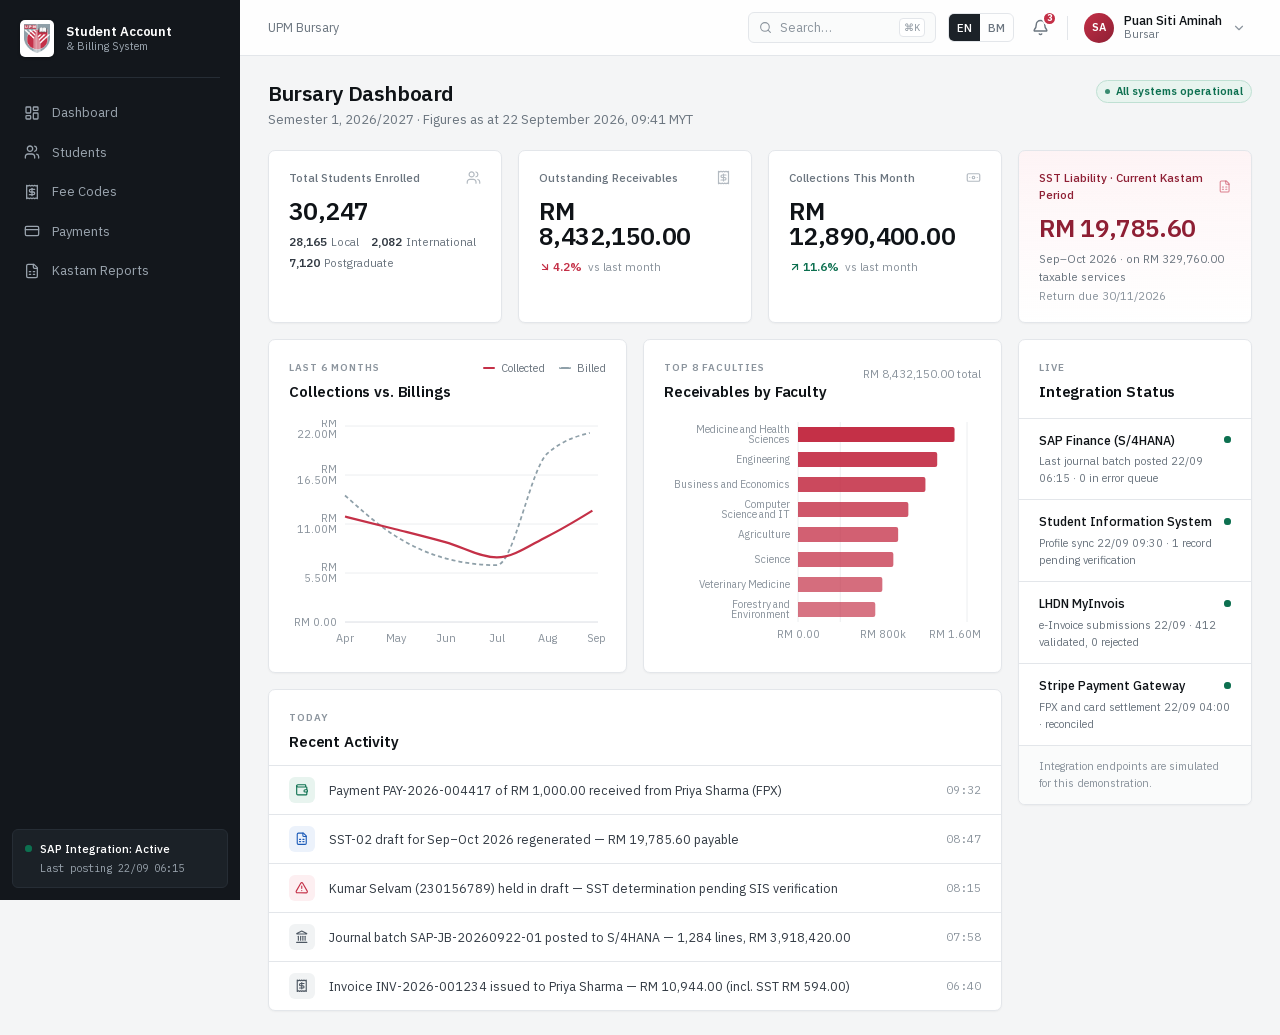
<file: index.html>
<!DOCTYPE html><!--SqrQbJ8BgiQf7fdoNPvJA--><html lang="en" class="__variable_c8daab __variable_595324"><head><meta charSet="utf-8"/><meta name="viewport" content="width=device-width, initial-scale=1"/><link rel="preload" as="image" href="/upm-crest.png"/><link rel="stylesheet" href="/_next/static/css/1c11aca23576cb8a.css" data-precedence="next"/><link rel="preload" as="script" fetchPriority="low" href="/_next/static/chunks/webpack-ba4cfe6648193eba.js"/><script src="/_next/static/chunks/4bd1b696-c023c6e3521b1417.js" async=""></script><script src="/_next/static/chunks/255-a85cef9cc3a04b12.js" async=""></script><script src="/_next/static/chunks/main-app-887c26fa36090765.js" async=""></script><script src="/_next/static/chunks/665-15db27061936d8d4.js" async=""></script><script src="/_next/static/chunks/509-163aa2d796fcfe71.js" async=""></script><script src="/_next/static/chunks/app/layout-a550c12d648f3353.js" async=""></script><script src="/_next/static/chunks/191-fcd17cd9782e7c21.js" async=""></script><script src="/_next/static/chunks/app/page-1416e06338acb2ba.js" async=""></script><title>UPM · Student Account &amp; Billing System</title><meta name="description" content="Student billing, automated SST determination and Kastam SST-02 reporting for Universiti Putra Malaysia."/><meta name="robots" content="noindex, nofollow"/><script src="/_next/static/chunks/polyfills-42372ed130431b0a.js" noModule=""></script></head><body class="font-sans antialiased"><div hidden=""><!--$--><!--/$--></div><div class="min-h-screen"><aside class="fixed inset-y-0 left-0 w-[240px] bg-shell flex flex-col z-30"><div class="px-5 pt-5 pb-5"><a class="flex items-center gap-3 group" href="/"><span class="bg-white rounded-[5px] p-1 shrink-0 shadow-[0_1px_3px_rgba(0,0,0,0.3)]"><img alt="Universiti Putra Malaysia" width="299" height="334" decoding="async" data-nimg="1" style="color:transparent;width:26px;height:auto" src="/upm-crest.png"/></span><span class="min-w-0"><span class="block text-white text-[13px] font-semibold leading-tight tracking-[-0.01em]">Student Account</span><span class="block text-shell-text text-[11px] leading-tight">&amp; Billing System</span></span></a></div><div class="mx-5 h-px bg-shell-3"></div><nav class="flex-1 px-3 py-4 space-y-0.5"><a class="relative flex items-center gap-3 px-3 py-[9px] rounded-[6px] text-[13px] transition-colors duration-100 bg-shell-3 text-white font-medium" href="/"><span class="absolute left-0 top-1/2 -translate-y-1/2 w-[3px] h-[17px] rounded-r bg-crimson"></span><svg xmlns="http://www.w3.org/2000/svg" width="16" height="16" viewBox="0 0 24 24" fill="none" stroke="currentColor" stroke-width="2.2" stroke-linecap="round" stroke-linejoin="round" class="lucide lucide-layout-dashboard" aria-hidden="true"><rect width="7" height="9" x="3" y="3" rx="1"></rect><rect width="7" height="5" x="14" y="3" rx="1"></rect><rect width="7" height="9" x="14" y="12" rx="1"></rect><rect width="7" height="5" x="3" y="16" rx="1"></rect></svg>Dashboard</a><a class="relative flex items-center gap-3 px-3 py-[9px] rounded-[6px] text-[13px] transition-colors duration-100 text-shell-text hover:text-white hover:bg-shell-2" href="/students/"><svg xmlns="http://www.w3.org/2000/svg" width="16" height="16" viewBox="0 0 24 24" fill="none" stroke="currentColor" stroke-width="1.9" stroke-linecap="round" stroke-linejoin="round" class="lucide lucide-users" aria-hidden="true"><path d="M16 21v-2a4 4 0 0 0-4-4H6a4 4 0 0 0-4 4v2"></path><path d="M16 3.128a4 4 0 0 1 0 7.744"></path><path d="M22 21v-2a4 4 0 0 0-3-3.87"></path><circle cx="9" cy="7" r="4"></circle></svg>Students</a><a class="relative flex items-center gap-3 px-3 py-[9px] rounded-[6px] text-[13px] transition-colors duration-100 text-shell-text hover:text-white hover:bg-shell-2" href="/fee-codes/"><svg xmlns="http://www.w3.org/2000/svg" width="16" height="16" viewBox="0 0 24 24" fill="none" stroke="currentColor" stroke-width="1.9" stroke-linecap="round" stroke-linejoin="round" class="lucide lucide-receipt" aria-hidden="true"><path d="M4 2v20l2-1 2 1 2-1 2 1 2-1 2 1 2-1 2 1V2l-2 1-2-1-2 1-2-1-2 1-2-1-2 1Z"></path><path d="M16 8h-6a2 2 0 1 0 0 4h4a2 2 0 1 1 0 4H8"></path><path d="M12 17.5v-11"></path></svg>Fee Codes</a><a class="relative flex items-center gap-3 px-3 py-[9px] rounded-[6px] text-[13px] transition-colors duration-100 text-shell-text hover:text-white hover:bg-shell-2" href="/payments/"><svg xmlns="http://www.w3.org/2000/svg" width="16" height="16" viewBox="0 0 24 24" fill="none" stroke="currentColor" stroke-width="1.9" stroke-linecap="round" stroke-linejoin="round" class="lucide lucide-credit-card" aria-hidden="true"><rect width="20" height="14" x="2" y="5" rx="2"></rect><line x1="2" x2="22" y1="10" y2="10"></line></svg>Payments</a><a class="relative flex items-center gap-3 px-3 py-[9px] rounded-[6px] text-[13px] transition-colors duration-100 text-shell-text hover:text-white hover:bg-shell-2" href="/reports/sst/"><svg xmlns="http://www.w3.org/2000/svg" width="16" height="16" viewBox="0 0 24 24" fill="none" stroke="currentColor" stroke-width="1.9" stroke-linecap="round" stroke-linejoin="round" class="lucide lucide-file-spreadsheet" aria-hidden="true"><path d="M15 2H6a2 2 0 0 0-2 2v16a2 2 0 0 0 2 2h12a2 2 0 0 0 2-2V7Z"></path><path d="M14 2v4a2 2 0 0 0 2 2h4"></path><path d="M8 13h2"></path><path d="M14 13h2"></path><path d="M8 17h2"></path><path d="M14 17h2"></path></svg>Kastam Reports</a></nav><div class="p-3"><div class="rounded-[6px] border border-shell-3 bg-shell-2 px-3 py-2.5"><div class="flex items-center gap-2"><span class="relative flex w-[7px] h-[7px] shrink-0"><span class="absolute inline-flex w-full h-full rounded-full bg-ok opacity-60 animate-ping"></span><span class="relative inline-flex w-[7px] h-[7px] rounded-full bg-ok"></span></span><span class="text-[11.5px] text-white font-medium">SAP Integration: Active</span></div><div class="text-[10.5px] text-shell-text mt-1 pl-[15px] font-mono tnum">Last posting 22/09 06:15</div></div></div></aside><div class="pl-[240px]"><header class="sticky top-0 z-20 h-[56px] bg-surface/85 backdrop-blur-md border-b border-line flex items-center justify-between px-7"><nav class="flex items-center gap-1.5 text-[12.5px] min-w-0"><span class="flex items-center gap-1.5 min-w-0"><a class="text-ink-500 hover:text-crimson transition-colors truncate" href="/">UPM Bursary</a></span><span class="flex items-center gap-1.5 min-w-0"><svg xmlns="http://www.w3.org/2000/svg" width="13" height="13" viewBox="0 0 24 24" fill="none" stroke="currentColor" stroke-width="2" stroke-linecap="round" stroke-linejoin="round" class="lucide lucide-chevron-right text-ink-300 shrink-0" aria-hidden="true"><path d="m9 18 6-6-6-6"></path></svg><span class="text-ink-900 font-medium truncate">Dashboard</span></span></nav><div class="flex items-center gap-3 shrink-0"><div class="hidden lg:flex items-center gap-2 text-[12.5px] text-ink-400 border border-line rounded-[6px] px-2.5 py-[5px] w-[188px] bg-[#fafbfb]"><svg xmlns="http://www.w3.org/2000/svg" width="13" height="13" viewBox="0 0 24 24" fill="none" stroke="currentColor" stroke-width="2" stroke-linecap="round" stroke-linejoin="round" class="lucide lucide-search" aria-hidden="true"><path d="m21 21-4.34-4.34"></path><circle cx="11" cy="11" r="8"></circle></svg><span>Search…</span><kbd class="ml-auto text-[10px] font-mono border border-line rounded px-1 py-px text-ink-400 bg-surface">⌘K</kbd></div><div class="flex items-center border border-line rounded-[6px] overflow-hidden text-[11.5px] font-medium"><button class="px-2 py-[5px] transition-colors bg-ink-800 text-white">EN</button><button class="px-2 py-[5px] transition-colors text-ink-500 hover:bg-[#f1f3f4]">BM</button></div><button class="relative text-ink-500 hover:text-ink-900 hover:bg-[#f1f3f4] rounded-[6px] p-1.5 transition-colors"><svg xmlns="http://www.w3.org/2000/svg" width="17" height="17" viewBox="0 0 24 24" fill="none" stroke="currentColor" stroke-width="2" stroke-linecap="round" stroke-linejoin="round" class="lucide lucide-bell" aria-hidden="true"><path d="M10.268 21a2 2 0 0 0 3.464 0"></path><path d="M3.262 15.326A1 1 0 0 0 4 17h16a1 1 0 0 0 .74-1.673C19.41 13.956 18 12.499 18 8A6 6 0 0 0 6 8c0 4.499-1.411 5.956-2.738 7.326"></path></svg><span class="absolute -top-0.5 -right-0.5 w-[15px] h-[15px] rounded-full bg-crimson text-white text-[9.5px] font-bold flex items-center justify-center border-2 border-surface">3</span></button><div class="w-px h-6 bg-line"></div><div class="relative"><button class="flex items-center gap-2.5 hover:bg-[#f1f3f4] rounded-[6px] pl-1 pr-1.5 py-1 transition-colors"><span class="w-[30px] h-[30px] rounded-full bg-gradient-to-br from-crimson to-crimson-700 text-white text-[11px] font-semibold flex items-center justify-center shrink-0">SA</span><span class="text-left hidden md:block"><span class="block text-[12.5px] font-medium text-ink-900 leading-tight">Puan Siti Aminah</span><span class="block text-[11px] text-ink-500 leading-tight">Bursar</span></span><svg xmlns="http://www.w3.org/2000/svg" width="14" height="14" viewBox="0 0 24 24" fill="none" stroke="currentColor" stroke-width="2" stroke-linecap="round" stroke-linejoin="round" class="lucide lucide-chevron-down text-ink-400" aria-hidden="true"><path d="m6 9 6 6 6-6"></path></svg></button></div></div></header><main class="px-7 py-6 max-w-[1560px]"><div class="flex items-start justify-between gap-6 mb-5"><div><h1 class="text-[21px] font-semibold text-ink-900 tracking-[-0.02em] leading-tight">Bursary Dashboard</h1><p class="text-[13px] text-ink-500 mt-1">Semester 1, 2026/2027 · Figures as at <!-- -->22 September 2026, 09:41 MYT</p></div><div class="flex items-center gap-2 shrink-0"><span class="inline-flex items-center gap-1.5 border rounded-full px-2 py-[2px] text-[11px] font-semibold leading-[17px] whitespace-nowrap bg-ok-tint text-ok border-ok-line "><span class="w-[5px] h-[5px] rounded-full bg-current opacity-80"></span>All systems operational</span></div></div><div class="grid grid-cols-1 md:grid-cols-2 xl:grid-cols-4 gap-4 mb-4"><section style="animation-delay:0ms" class="bg-surface border border-line rounded-[7px] shadow-[0_1px_2px_rgba(15,19,23,0.04)]  rise"><div class="px-5 py-[18px]"><div class="flex items-center justify-between mb-3"><span class="text-[11.5px] font-medium text-ink-500">Total Students Enrolled</span><svg xmlns="http://www.w3.org/2000/svg" width="15" height="15" viewBox="0 0 24 24" fill="none" stroke="currentColor" stroke-width="1.9" stroke-linecap="round" stroke-linejoin="round" class="lucide lucide-users text-ink-300" aria-hidden="true"><path d="M16 21v-2a4 4 0 0 0-4-4H6a4 4 0 0 0-4 4v2"></path><path d="M16 3.128a4 4 0 0 1 0 7.744"></path><path d="M22 21v-2a4 4 0 0 0-3-3.87"></path><circle cx="9" cy="7" r="4"></circle></svg></div><div class="text-[25px] font-semibold text-ink-900 tnum tracking-[-0.025em] leading-none mb-2.5">30,247</div><div class="flex flex-wrap items-center gap-x-3 gap-y-1 text-[11.5px] text-ink-500 tnum"><span class="flex items-center gap-1"><span class="font-semibold text-ink-700">28,165</span>Local</span><span class="flex items-center gap-1"><span class="font-semibold text-ink-700">2,082</span>International</span><span class="flex items-center gap-1"><span class="font-semibold text-ink-700">7,120</span>Postgraduate</span></div></div></section><section style="animation-delay:55ms" class="bg-surface border border-line rounded-[7px] shadow-[0_1px_2px_rgba(15,19,23,0.04)]  rise"><div class="px-5 py-[18px]"><div class="flex items-center justify-between mb-3"><span class="text-[11.5px] font-medium text-ink-500">Outstanding Receivables</span><svg xmlns="http://www.w3.org/2000/svg" width="15" height="15" viewBox="0 0 24 24" fill="none" stroke="currentColor" stroke-width="1.9" stroke-linecap="round" stroke-linejoin="round" class="lucide lucide-receipt text-ink-300" aria-hidden="true"><path d="M4 2v20l2-1 2 1 2-1 2 1 2-1 2 1 2-1 2 1V2l-2 1-2-1-2 1-2-1-2 1-2-1-2 1Z"></path><path d="M16 8h-6a2 2 0 1 0 0 4h4a2 2 0 1 1 0 4H8"></path><path d="M12 17.5v-11"></path></svg></div><div class="text-[25px] font-semibold text-ink-900 tnum tracking-[-0.025em] leading-none mb-2.5">RM 8,432,150.00</div><div class="flex items-center gap-1.5 text-[11.5px]"><span class="inline-flex items-center gap-0.5 font-semibold text-crimson"><svg xmlns="http://www.w3.org/2000/svg" width="12" height="12" viewBox="0 0 24 24" fill="none" stroke="currentColor" stroke-width="2.4" stroke-linecap="round" stroke-linejoin="round" class="lucide lucide-arrow-down-right" aria-hidden="true"><path d="m7 7 10 10"></path><path d="M17 7v10H7"></path></svg>4.2<!-- -->%</span><span class="text-ink-400">vs last month</span></div></div></section><section style="animation-delay:110ms" class="bg-surface border border-line rounded-[7px] shadow-[0_1px_2px_rgba(15,19,23,0.04)]  rise"><div class="px-5 py-[18px]"><div class="flex items-center justify-between mb-3"><span class="text-[11.5px] font-medium text-ink-500">Collections This Month</span><svg xmlns="http://www.w3.org/2000/svg" width="15" height="15" viewBox="0 0 24 24" fill="none" stroke="currentColor" stroke-width="1.9" stroke-linecap="round" stroke-linejoin="round" class="lucide lucide-banknote text-ink-300" aria-hidden="true"><rect width="20" height="12" x="2" y="6" rx="2"></rect><circle cx="12" cy="12" r="2"></circle><path d="M6 12h.01M18 12h.01"></path></svg></div><div class="text-[25px] font-semibold text-ink-900 tnum tracking-[-0.025em] leading-none mb-2.5">RM 12,890,400.00</div><div class="flex items-center gap-1.5 text-[11.5px]"><span class="inline-flex items-center gap-0.5 font-semibold text-ok"><svg xmlns="http://www.w3.org/2000/svg" width="12" height="12" viewBox="0 0 24 24" fill="none" stroke="currentColor" stroke-width="2.4" stroke-linecap="round" stroke-linejoin="round" class="lucide lucide-arrow-up-right" aria-hidden="true"><path d="M7 7h10v10"></path><path d="M7 17 17 7"></path></svg>11.6<!-- -->%</span><span class="text-ink-400">vs last month</span></div></div></section><a class="block group" href="/reports/sst/"><section style="animation-delay:165ms" class="bg-surface border border-line rounded-[7px] shadow-[0_1px_2px_rgba(15,19,23,0.04)]  rise h-full border-crimson-line bg-gradient-to-b from-crimson-tint/70 to-surface transition-shadow group-hover:shadow-[0_2px_10px_rgba(196,48,71,0.14)]"><div class="px-5 py-[18px]"><div class="flex items-center justify-between mb-3"><span class="text-[11.5px] font-medium text-crimson-700">SST Liability · Current Kastam Period</span><svg xmlns="http://www.w3.org/2000/svg" width="15" height="15" viewBox="0 0 24 24" fill="none" stroke="currentColor" stroke-width="1.9" stroke-linecap="round" stroke-linejoin="round" class="lucide lucide-file-spreadsheet text-crimson/60" aria-hidden="true"><path d="M15 2H6a2 2 0 0 0-2 2v16a2 2 0 0 0 2 2h12a2 2 0 0 0 2-2V7Z"></path><path d="M14 2v4a2 2 0 0 0 2 2h4"></path><path d="M8 13h2"></path><path d="M14 13h2"></path><path d="M8 17h2"></path><path d="M14 17h2"></path></svg></div><div class="text-[25px] font-semibold text-crimson-700 tnum tracking-[-0.025em] leading-none mb-2.5">RM 19,785.60</div><div class="text-[11.5px] text-ink-500 tnum">Sep–Oct 2026<!-- --> · on <!-- -->RM 329,760.00<!-- --> <!-- -->taxable services</div><div class="text-[11.5px] text-ink-400 mt-0.5 tnum">Return due <!-- -->30/11/2026</div></div></section></a></div><div class="grid grid-cols-1 xl:grid-cols-12 gap-4"><div class="xl:col-span-9 space-y-4"><div class="grid grid-cols-1 lg:grid-cols-2 gap-4"><section style="animation-delay:210ms" class="bg-surface border border-line rounded-[7px] shadow-[0_1px_2px_rgba(15,19,23,0.04)] p-5 rise"><div class="flex items-start justify-between gap-4 mb-4"><div><div class="eyebrow mb-1.5">Last 6 months</div><h2 class="text-[15px] font-semibold text-ink-900 tracking-[-0.01em]">Collections vs. Billings</h2></div><div class="shrink-0"><div class="flex items-center gap-3.5 text-[11px] text-ink-500"><span class="flex items-center gap-1.5"><span class="w-3 h-[2px] bg-crimson rounded"></span>Collected</span><span class="flex items-center gap-1.5"><span class="w-3 h-[2px] rounded border-t-2 border-dashed border-slate-brand"></span>Billed</span></div></div></div><div class="recharts-responsive-container" style="width:100%;height:232px;min-width:0"><div style="width:0;height:0;overflow:visible"></div></div></section><section style="animation-delay:250ms" class="bg-surface border border-line rounded-[7px] shadow-[0_1px_2px_rgba(15,19,23,0.04)] p-5 rise"><div class="flex items-start justify-between gap-4 mb-4"><div><div class="eyebrow mb-1.5">Top 8 faculties</div><h2 class="text-[15px] font-semibold text-ink-900 tracking-[-0.01em]">Receivables by Faculty</h2></div><div class="shrink-0"><span class="text-[11.5px] text-ink-400 tnum">RM 8,432,150.00<!-- --> total</span></div></div><div class="recharts-responsive-container" style="width:100%;height:232px;min-width:0"><div style="width:0;height:0;overflow:visible"></div></div></section></div><section style="animation-delay:290ms" class="bg-surface border border-line rounded-[7px] shadow-[0_1px_2px_rgba(15,19,23,0.04)]  rise"><div class="px-5 pt-5 pb-3"><div class="flex items-start justify-between gap-4 "><div><div class="eyebrow mb-1.5">Today</div><h2 class="text-[15px] font-semibold text-ink-900 tracking-[-0.01em]">Recent Activity</h2></div></div></div><ul><li class="flex items-center gap-3.5 px-5 py-[11px] border-t border-line"><span class="w-[26px] h-[26px] rounded-[6px] flex items-center justify-center shrink-0 text-ok bg-ok-tint"><svg xmlns="http://www.w3.org/2000/svg" width="13.5" height="13.5" viewBox="0 0 24 24" fill="none" stroke="currentColor" stroke-width="2" stroke-linecap="round" stroke-linejoin="round" class="lucide lucide-wallet" aria-hidden="true"><path d="M19 7V4a1 1 0 0 0-1-1H5a2 2 0 0 0 0 4h15a1 1 0 0 1 1 1v4h-3a2 2 0 0 0 0 4h3a1 1 0 0 0 1-1v-2a1 1 0 0 0-1-1"></path><path d="M3 5v14a2 2 0 0 0 2 2h15a1 1 0 0 0 1-1v-4"></path></svg></span><span class="text-[12.5px] text-ink-700 flex-1 min-w-0">Payment PAY-2026-004417 of RM 1,000.00 received from Priya Sharma (FPX)</span><span class="text-[11.5px] text-ink-400 font-mono tnum shrink-0">09:32</span></li><li class="flex items-center gap-3.5 px-5 py-[11px] border-t border-line"><span class="w-[26px] h-[26px] rounded-[6px] flex items-center justify-center shrink-0 text-info bg-info-tint"><svg xmlns="http://www.w3.org/2000/svg" width="13.5" height="13.5" viewBox="0 0 24 24" fill="none" stroke="currentColor" stroke-width="2" stroke-linecap="round" stroke-linejoin="round" class="lucide lucide-file-spreadsheet" aria-hidden="true"><path d="M15 2H6a2 2 0 0 0-2 2v16a2 2 0 0 0 2 2h12a2 2 0 0 0 2-2V7Z"></path><path d="M14 2v4a2 2 0 0 0 2 2h4"></path><path d="M8 13h2"></path><path d="M14 13h2"></path><path d="M8 17h2"></path><path d="M14 17h2"></path></svg></span><span class="text-[12.5px] text-ink-700 flex-1 min-w-0">SST-02 draft for Sep–Oct 2026 regenerated — RM 19,785.60 payable</span><span class="text-[11.5px] text-ink-400 font-mono tnum shrink-0">08:47</span></li><li class="flex items-center gap-3.5 px-5 py-[11px] border-t border-line"><span class="w-[26px] h-[26px] rounded-[6px] flex items-center justify-center shrink-0 text-crimson bg-crimson-tint"><svg xmlns="http://www.w3.org/2000/svg" width="13.5" height="13.5" viewBox="0 0 24 24" fill="none" stroke="currentColor" stroke-width="2" stroke-linecap="round" stroke-linejoin="round" class="lucide lucide-triangle-alert" aria-hidden="true"><path d="m21.73 18-8-14a2 2 0 0 0-3.48 0l-8 14A2 2 0 0 0 4 21h16a2 2 0 0 0 1.73-3"></path><path d="M12 9v4"></path><path d="M12 17h.01"></path></svg></span><span class="text-[12.5px] text-ink-700 flex-1 min-w-0">Kumar Selvam (230156789) held in draft — SST determination pending SIS verification</span><span class="text-[11.5px] text-ink-400 font-mono tnum shrink-0">08:15</span></li><li class="flex items-center gap-3.5 px-5 py-[11px] border-t border-line"><span class="w-[26px] h-[26px] rounded-[6px] flex items-center justify-center shrink-0 text-ink-600 bg-[#f1f3f4]"><svg xmlns="http://www.w3.org/2000/svg" width="13.5" height="13.5" viewBox="0 0 24 24" fill="none" stroke="currentColor" stroke-width="2" stroke-linecap="round" stroke-linejoin="round" class="lucide lucide-landmark" aria-hidden="true"><path d="M10 18v-7"></path><path d="M11.12 2.198a2 2 0 0 1 1.76.006l7.866 3.847c.476.233.31.949-.22.949H3.474c-.53 0-.695-.716-.22-.949z"></path><path d="M14 18v-7"></path><path d="M18 18v-7"></path><path d="M3 22h18"></path><path d="M6 18v-7"></path></svg></span><span class="text-[12.5px] text-ink-700 flex-1 min-w-0">Journal batch SAP-JB-20260922-01 posted to S/4HANA — 1,284 lines, RM 3,918,420.00</span><span class="text-[11.5px] text-ink-400 font-mono tnum shrink-0">07:58</span></li><li class="flex items-center gap-3.5 px-5 py-[11px] border-t border-line"><span class="w-[26px] h-[26px] rounded-[6px] flex items-center justify-center shrink-0 text-ink-600 bg-[#f1f3f4]"><svg xmlns="http://www.w3.org/2000/svg" width="13.5" height="13.5" viewBox="0 0 24 24" fill="none" stroke="currentColor" stroke-width="2" stroke-linecap="round" stroke-linejoin="round" class="lucide lucide-receipt" aria-hidden="true"><path d="M4 2v20l2-1 2 1 2-1 2 1 2-1 2 1 2-1 2 1V2l-2 1-2-1-2 1-2-1-2 1-2-1-2 1Z"></path><path d="M16 8h-6a2 2 0 1 0 0 4h4a2 2 0 1 1 0 4H8"></path><path d="M12 17.5v-11"></path></svg></span><span class="text-[12.5px] text-ink-700 flex-1 min-w-0">Invoice INV-2026-001234 issued to Priya Sharma — RM 10,944.00 (incl. SST RM 594.00)</span><span class="text-[11.5px] text-ink-400 font-mono tnum shrink-0">06:40</span></li></ul></section></div><div class="xl:col-span-3"><section style="animation-delay:230ms" class="bg-surface border border-line rounded-[7px] shadow-[0_1px_2px_rgba(15,19,23,0.04)]  rise sticky top-[72px]"><div class="px-5 pt-5 pb-3.5"><div class="flex items-start justify-between gap-4 "><div><div class="eyebrow mb-1.5">Live</div><h2 class="text-[15px] font-semibold text-ink-900 tracking-[-0.01em]">Integration Status</h2></div></div></div><ul><li class="px-5 py-3 border-t border-line"><div class="flex items-center justify-between gap-2 mb-1"><span class="text-[12.5px] font-medium text-ink-900">SAP Finance (S/4HANA)</span><span class="relative flex w-[7px] h-[7px] shrink-0"><span class="absolute inline-flex w-full h-full rounded-full bg-ok opacity-50 animate-ping"></span><span class="relative inline-flex w-[7px] h-[7px] rounded-full bg-ok"></span></span></div><div class="text-[11px] text-ink-500 leading-[17px]">Last journal batch posted 22/09 06:15 · 0 in error queue</div></li><li class="px-5 py-3 border-t border-line"><div class="flex items-center justify-between gap-2 mb-1"><span class="text-[12.5px] font-medium text-ink-900">Student Information System</span><span class="relative flex w-[7px] h-[7px] shrink-0"><span class="absolute inline-flex w-full h-full rounded-full bg-ok opacity-50 animate-ping"></span><span class="relative inline-flex w-[7px] h-[7px] rounded-full bg-ok"></span></span></div><div class="text-[11px] text-ink-500 leading-[17px]">Profile sync 22/09 09:30 · 1 record pending verification</div></li><li class="px-5 py-3 border-t border-line"><div class="flex items-center justify-between gap-2 mb-1"><span class="text-[12.5px] font-medium text-ink-900">LHDN MyInvois</span><span class="relative flex w-[7px] h-[7px] shrink-0"><span class="absolute inline-flex w-full h-full rounded-full bg-ok opacity-50 animate-ping"></span><span class="relative inline-flex w-[7px] h-[7px] rounded-full bg-ok"></span></span></div><div class="text-[11px] text-ink-500 leading-[17px]">e-Invoice submissions 22/09 · 412 validated, 0 rejected</div></li><li class="px-5 py-3 border-t border-line"><div class="flex items-center justify-between gap-2 mb-1"><span class="text-[12.5px] font-medium text-ink-900">Stripe Payment Gateway</span><span class="relative flex w-[7px] h-[7px] shrink-0"><span class="absolute inline-flex w-full h-full rounded-full bg-ok opacity-50 animate-ping"></span><span class="relative inline-flex w-[7px] h-[7px] rounded-full bg-ok"></span></span></div><div class="text-[11px] text-ink-500 leading-[17px]">FPX and card settlement 22/09 04:00 · reconciled</div></li></ul><div class="px-5 py-3 border-t border-line bg-[#fafbfb] rounded-b-[7px]"><div class="text-[11px] text-ink-400 leading-[17px]">Integration endpoints are simulated for this demonstration.</div></div></section></div></div><!--$--><!--/$--></main></div></div><div class="fixed bottom-6 right-6 z-[60] flex flex-col gap-2 items-end"></div><script src="/_next/static/chunks/webpack-ba4cfe6648193eba.js" id="_R_" async=""></script><script>(self.__next_f=self.__next_f||[]).push([0])</script><script>self.__next_f.push([1,"1:\"$Sreact.fragment\"\n2:I[1494,[\"665\",\"static/chunks/665-15db27061936d8d4.js\",\"509\",\"static/chunks/509-163aa2d796fcfe71.js\",\"177\",\"static/chunks/app/layout-a550c12d648f3353.js\"],\"ToastProvider\"]\n3:I[509,[\"665\",\"static/chunks/665-15db27061936d8d4.js\",\"191\",\"static/chunks/191-fcd17cd9782e7c21.js\",\"509\",\"static/chunks/509-163aa2d796fcfe71.js\",\"974\",\"static/chunks/app/page-1416e06338acb2ba.js\"],\"AppShell\"]\n4:I[9766,[],\"\"]\n5:I[8924,[],\"\"]\n6:I[509,[\"665\",\"static/chunks/665-15db27061936d8d4.js\",\"191\",\"static/chunks/191-fcd17cd9782e7c21.js\",\"509\",\"static/chunks/509-163aa2d796fcfe71.js\",\"974\",\"static/chunks/app/page-1416e06338acb2ba.js\"],\"PageHeader\"]\n7:I[5307,[\"665\",\"static/chunks/665-15db27061936d8d4.js\",\"191\",\"static/chunks/191-fcd17cd9782e7c21.js\",\"509\",\"static/chunks/509-163aa2d796fcfe71.js\",\"974\",\"static/chunks/app/page-1416e06338acb2ba.js\"],\"Badge\"]\n8:I[5307,[\"665\",\"static/chunks/665-15db27061936d8d4.js\",\"191\",\"static/chunks/191-fcd17cd9782e7c21.js\",\"509\",\"static/chunks/509-163aa2d796fcfe71.js\",\"974\",\"static/chunks/app/page-1416e06338acb2ba.js\"],\"Card\"]\n12:I[7150,[],\"\"]\n:HL[\"/_next/static/css/1c11aca23576cb8a.css\",\"style\"]\n"])</script><script>self.__next_f.push([1,"0:{\"P\":null,\"b\":\"SqrQbJ8BgiQf7fdoNPvJA\",\"p\":\"\",\"c\":[\"\",\"\"],\"i\":false,\"f\":[[[\"\",{\"children\":[\"__PAGE__\",{}]},\"$undefined\",\"$undefined\",true],[\"\",[\"$\",\"$1\",\"c\",{\"children\":[[[\"$\",\"link\",\"0\",{\"rel\":\"stylesheet\",\"href\":\"/_next/static/css/1c11aca23576cb8a.css\",\"precedence\":\"next\",\"crossOrigin\":\"$undefined\",\"nonce\":\"$undefined\"}]],[\"$\",\"html\",null,{\"lang\":\"en\",\"className\":\"__variable_c8daab __variable_595324\",\"children\":[\"$\",\"body\",null,{\"className\":\"font-sans antialiased\",\"children\":[\"$\",\"$L2\",null,{\"children\":[\"$\",\"$L3\",null,{\"children\":[\"$\",\"$L4\",null,{\"parallelRouterKey\":\"children\",\"error\":\"$undefined\",\"errorStyles\":\"$undefined\",\"errorScripts\":\"$undefined\",\"template\":[\"$\",\"$L5\",null,{}],\"templateStyles\":\"$undefined\",\"templateScripts\":\"$undefined\",\"notFound\":[[[\"$\",\"title\",null,{\"children\":\"404: This page could not be found.\"}],[\"$\",\"div\",null,{\"style\":{\"fontFamily\":\"system-ui,\\\"Segoe UI\\\",Roboto,Helvetica,Arial,sans-serif,\\\"Apple Color Emoji\\\",\\\"Segoe UI Emoji\\\"\",\"height\":\"100vh\",\"textAlign\":\"center\",\"display\":\"flex\",\"flexDirection\":\"column\",\"alignItems\":\"center\",\"justifyContent\":\"center\"},\"children\":[\"$\",\"div\",null,{\"children\":[[\"$\",\"style\",null,{\"dangerouslySetInnerHTML\":{\"__html\":\"body{color:#000;background:#fff;margin:0}.next-error-h1{border-right:1px solid rgba(0,0,0,.3)}@media (prefers-color-scheme:dark){body{color:#fff;background:#000}.next-error-h1{border-right:1px solid rgba(255,255,255,.3)}}\"}}],[\"$\",\"h1\",null,{\"className\":\"next-error-h1\",\"style\":{\"display\":\"inline-block\",\"margin\":\"0 20px 0 0\",\"padding\":\"0 23px 0 0\",\"fontSize\":24,\"fontWeight\":500,\"verticalAlign\":\"top\",\"lineHeight\":\"49px\"},\"children\":404}],[\"$\",\"div\",null,{\"style\":{\"display\":\"inline-block\"},\"children\":[\"$\",\"h2\",null,{\"style\":{\"fontSize\":14,\"fontWeight\":400,\"lineHeight\":\"49px\",\"margin\":0},\"children\":\"This page could not be found.\"}]}]]}]}]],[]],\"forbidden\":\"$undefined\",\"unauthorized\":\"$undefined\"}]}]}]}]}]]}],{\"children\":[\"__PAGE__\",[\"$\",\"$1\",\"c\",{\"children\":[[[\"$\",\"$L6\",null,{\"title\":\"Bursary Dashboard\",\"subtitle\":[\"Semester 1, 2026/2027 · Figures as at \",\"22 September 2026, 09:41 MYT\"],\"right\":[\"$\",\"$L7\",null,{\"tone\":\"ok\",\"dot\":true,\"children\":\"All systems operational\"}]}],[\"$\",\"div\",null,{\"className\":\"grid grid-cols-1 md:grid-cols-2 xl:grid-cols-4 gap-4 mb-4\",\"children\":[[\"$\",\"$L8\",null,{\"className\":\"rise\",\"pad\":false,\"style\":{\"animationDelay\":\"0ms\"},\"children\":[\"$\",\"div\",null,{\"className\":\"px-5 py-[18px]\",\"children\":[[\"$\",\"div\",null,{\"className\":\"flex items-center justify-between mb-3\",\"children\":[[\"$\",\"span\",null,{\"className\":\"text-[11.5px] font-medium text-ink-500\",\"children\":\"Total Students Enrolled\"}],[\"$\",\"svg\",null,{\"ref\":\"$undefined\",\"xmlns\":\"http://www.w3.org/2000/svg\",\"width\":15,\"height\":15,\"viewBox\":\"0 0 24 24\",\"fill\":\"none\",\"stroke\":\"currentColor\",\"strokeWidth\":1.9,\"strokeLinecap\":\"round\",\"strokeLinejoin\":\"round\",\"className\":\"lucide lucide-users text-ink-300\",\"aria-hidden\":\"true\",\"children\":[[\"$\",\"path\",\"1yyitq\",{\"d\":\"M16 21v-2a4 4 0 0 0-4-4H6a4 4 0 0 0-4 4v2\"}],[\"$\",\"path\",\"16gr8j\",{\"d\":\"M16 3.128a4 4 0 0 1 0 7.744\"}],[\"$\",\"path\",\"kshegd\",{\"d\":\"M22 21v-2a4 4 0 0 0-3-3.87\"}],[\"$\",\"circle\",\"nufk8\",{\"cx\":\"9\",\"cy\":\"7\",\"r\":\"4\"}],\"$undefined\"]}]]}],[\"$\",\"div\",null,{\"className\":\"text-[25px] font-semibold text-ink-900 tnum tracking-[-0.025em] leading-none mb-2.5\",\"children\":\"30,247\"}],[\"$\",\"div\",null,{\"className\":\"flex flex-wrap items-center gap-x-3 gap-y-1 text-[11.5px] text-ink-500 tnum\",\"children\":[[\"$\",\"span\",\"Local\",{\"className\":\"flex items-center gap-1\",\"children\":[[\"$\",\"span\",null,{\"className\":\"font-semibold text-ink-700\",\"children\":\"28,165\"}],\"Local\"]}],[\"$\",\"span\",\"International\",{\"className\":\"flex items-center gap-1\",\"children\":[[\"$\",\"span\",null,{\"className\":\"font-semibold text-ink-700\",\"children\":\"2,082\"}],\"International\"]}],[\"$\",\"span\",\"Postgraduate\",{\"className\":\"flex items-center gap-1\",\"children\":[[\"$\",\"span\",null,{\"className\":\"font-semibold text-ink-700\",\"children\":\"7,120\"}],\"Postgraduate\"]}]]}]]}]}],[\"$\",\"$L8\",null,{\"className\":\"rise\",\"pad\":false,\"style\":{\"animationDelay\":\"55ms\"},\"children\":[\"$\",\"div\",null,{\"className\":\"px-5 py-[18px]\",\"children\":[[\"$\",\"div\",null,{\"className\":\"flex items-center justify-between mb-3\",\"children\":[[\"$\",\"span\",null,{\"className\":\"text-[11.5px] font-medium text-ink-500\",\"children\":\"Outstanding Receivables\"}],[\"$\",\"svg\",null,{\"ref\":\"$undefined\",\"xmlns\":\"http://www.w3.org/2000/svg\",\"width\":15,\"height\":15,\"viewBox\":\"0 0 24 24\",\"fill\":\"none\",\"stroke\":\"currentColor\",\"strokeWidth\":1.9,\"strokeLinecap\":\"round\",\"strokeLinejoin\":\"round\",\"className\":\"lucide lucide-receipt text-ink-300\",\"aria-hidden\":\"true\",\"children\":[[\"$\",\"path\",\"q3az6g\",{\"d\":\"M4 2v20l2-1 2 1 2-1 2 1 2-1 2 1 2-1 2 1V2l-2 1-2-1-2 1-2-1-2 1-2-1-2 1Z\"}],\"$L9\",\"$La\",\"$undefined\"]}]]}],\"$Lb\",\"$Lc\"]}]}],\"$Ld\",\"$Le\"]}],\"$Lf\"],null,\"$L10\"]}],{},null,false]},null,false],\"$L11\",false]],\"m\":\"$undefined\",\"G\":[\"$12\",[]],\"s\":false,\"S\":true}\n"])</script><script>self.__next_f.push([1,"13:I[2619,[\"665\",\"static/chunks/665-15db27061936d8d4.js\",\"191\",\"static/chunks/191-fcd17cd9782e7c21.js\",\"509\",\"static/chunks/509-163aa2d796fcfe71.js\",\"974\",\"static/chunks/app/page-1416e06338acb2ba.js\"],\"\"]\n14:I[5307,[\"665\",\"static/chunks/665-15db27061936d8d4.js\",\"191\",\"static/chunks/191-fcd17cd9782e7c21.js\",\"509\",\"static/chunks/509-163aa2d796fcfe71.js\",\"974\",\"static/chunks/app/page-1416e06338acb2ba.js\"],\"CardHeader\"]\n15:I[6126,[\"665\",\"static/chunks/665-15db27061936d8d4.js\",\"191\",\"static/chunks/191-fcd17cd9782e7c21.js\",\"509\",\"static/chunks/509-163aa2d796fcfe71.js\",\"974\",\"static/chunks/app/page-1416e06338acb2ba.js\"],\"CollectionsChart\"]\n16:I[6126,[\"665\",\"static/chunks/665-15db27061936d8d4.js\",\"191\",\"static/chunks/191-fcd17cd9782e7c21.js\",\"509\",\"static/chunks/509-163aa2d796fcfe71.js\",\"974\",\"static/chunks/app/page-1416e06338acb2ba.js\"],\"FacultyChart\"]\n1d:I[4431,[],\"OutletBoundary\"]\n1f:I[5278,[],\"AsyncMetadataOutlet\"]\n21:I[4431,[],\"ViewportBoundary\"]\n23:I[4431,[],\"MetadataBoundary\"]\n24:\"$Sreact.suspense\"\n9:[\"$\",\"path\",\"1h4pet\",{\"d\":\"M16 8h-6a2 2 0 1 0 0 4h4a2 2 0 1 1 0 4H8\"}]\na:[\"$\",\"path\",\"1jc1ny\",{\"d\":\"M12 17.5v-11\"}]\nb:[\"$\",\"div\",null,{\"className\":\"text-[25px] font-semibold text-ink-900 tnum tracking-[-0.025em] leading-none mb-2.5\",\"children\":\"RM 8,432,150.00\"}]\nc:[\"$\",\"div\",null,{\"className\":\"flex items-center gap-1.5 text-[11.5px]\",\"children\":[[\"$\",\"span\",null,{\"className\":\"inline-flex items-center gap-0.5 font-semibold text-crimson\",\"children\":[[\"$\",\"svg\",null,{\"ref\":\"$undefined\",\"xmlns\":\"http://www.w3.org/2000/svg\",\"width\":12,\"height\":12,\"viewBox\":\"0 0 24 24\",\"fill\":\"none\",\"stroke\":\"currentColor\",\"strokeWidth\":2.4,\"strokeLinecap\":\"round\",\"strokeLinejoin\":\"round\",\"className\":\"lucide lucide-arrow-down-right\",\"aria-hidden\":\"true\",\"children\":[[\"$\",\"path\",\"1fmybs\",{\"d\":\"m7 7 10 10\"}],[\"$\",\"path\",\"6fjiku\",{\"d\":\"M17 7v10H7\"}],\"$undefined\"]}],\"4.2\",\"%\"]}],[\"$\",\"span\",null,{\"className\":\"text-ink-400\",\"children\":\"vs last month\"}]]}]\n"])</script><script>self.__next_f.push([1,"d:[\"$\",\"$L8\",null,{\"className\":\"rise\",\"pad\":false,\"style\":{\"animationDelay\":\"110ms\"},\"children\":[\"$\",\"div\",null,{\"className\":\"px-5 py-[18px]\",\"children\":[[\"$\",\"div\",null,{\"className\":\"flex items-center justify-between mb-3\",\"children\":[[\"$\",\"span\",null,{\"className\":\"text-[11.5px] font-medium text-ink-500\",\"children\":\"Collections This Month\"}],[\"$\",\"svg\",null,{\"ref\":\"$undefined\",\"xmlns\":\"http://www.w3.org/2000/svg\",\"width\":15,\"height\":15,\"viewBox\":\"0 0 24 24\",\"fill\":\"none\",\"stroke\":\"currentColor\",\"strokeWidth\":1.9,\"strokeLinecap\":\"round\",\"strokeLinejoin\":\"round\",\"className\":\"lucide lucide-banknote text-ink-300\",\"aria-hidden\":\"true\",\"children\":[[\"$\",\"rect\",\"9lu3g6\",{\"width\":\"20\",\"height\":\"12\",\"x\":\"2\",\"y\":\"6\",\"rx\":\"2\"}],[\"$\",\"circle\",\"1c9p78\",{\"cx\":\"12\",\"cy\":\"12\",\"r\":\"2\"}],[\"$\",\"path\",\"113zkx\",{\"d\":\"M6 12h.01M18 12h.01\"}],\"$undefined\"]}]]}],[\"$\",\"div\",null,{\"className\":\"text-[25px] font-semibold text-ink-900 tnum tracking-[-0.025em] leading-none mb-2.5\",\"children\":\"RM 12,890,400.00\"}],[\"$\",\"div\",null,{\"className\":\"flex items-center gap-1.5 text-[11.5px]\",\"children\":[[\"$\",\"span\",null,{\"className\":\"inline-flex items-center gap-0.5 font-semibold text-ok\",\"children\":[[\"$\",\"svg\",null,{\"ref\":\"$undefined\",\"xmlns\":\"http://www.w3.org/2000/svg\",\"width\":12,\"height\":12,\"viewBox\":\"0 0 24 24\",\"fill\":\"none\",\"stroke\":\"currentColor\",\"strokeWidth\":2.4,\"strokeLinecap\":\"round\",\"strokeLinejoin\":\"round\",\"className\":\"lucide lucide-arrow-up-right\",\"aria-hidden\":\"true\",\"children\":[[\"$\",\"path\",\"1tivn9\",{\"d\":\"M7 7h10v10\"}],[\"$\",\"path\",\"1vkiza\",{\"d\":\"M7 17 17 7\"}],\"$undefined\"]}],\"11.6\",\"%\"]}],[\"$\",\"span\",null,{\"className\":\"text-ink-400\",\"children\":\"vs last month\"}]]}]]}]}]\n"])</script><script>self.__next_f.push([1,"e:[\"$\",\"$L13\",null,{\"href\":\"/reports/sst\",\"className\":\"block group\",\"children\":[\"$\",\"$L8\",null,{\"style\":{\"animationDelay\":\"165ms\"},\"className\":\"rise h-full border-crimson-line bg-gradient-to-b from-crimson-tint/70 to-surface transition-shadow group-hover:shadow-[0_2px_10px_rgba(196,48,71,0.14)]\",\"pad\":false,\"children\":[\"$\",\"div\",null,{\"className\":\"px-5 py-[18px]\",\"children\":[[\"$\",\"div\",null,{\"className\":\"flex items-center justify-between mb-3\",\"children\":[[\"$\",\"span\",null,{\"className\":\"text-[11.5px] font-medium text-crimson-700\",\"children\":\"SST Liability · Current Kastam Period\"}],[\"$\",\"svg\",null,{\"ref\":\"$undefined\",\"xmlns\":\"http://www.w3.org/2000/svg\",\"width\":15,\"height\":15,\"viewBox\":\"0 0 24 24\",\"fill\":\"none\",\"stroke\":\"currentColor\",\"strokeWidth\":1.9,\"strokeLinecap\":\"round\",\"strokeLinejoin\":\"round\",\"className\":\"lucide lucide-file-spreadsheet text-crimson/60\",\"aria-hidden\":\"true\",\"children\":[[\"$\",\"path\",\"1rqfz7\",{\"d\":\"M15 2H6a2 2 0 0 0-2 2v16a2 2 0 0 0 2 2h12a2 2 0 0 0 2-2V7Z\"}],[\"$\",\"path\",\"tnqrlb\",{\"d\":\"M14 2v4a2 2 0 0 0 2 2h4\"}],[\"$\",\"path\",\"yr2amv\",{\"d\":\"M8 13h2\"}],[\"$\",\"path\",\"un5t4a\",{\"d\":\"M14 13h2\"}],[\"$\",\"path\",\"2yhykz\",{\"d\":\"M8 17h2\"}],[\"$\",\"path\",\"10kma7\",{\"d\":\"M14 17h2\"}],\"$undefined\"]}]]}],[\"$\",\"div\",null,{\"className\":\"text-[25px] font-semibold text-crimson-700 tnum tracking-[-0.025em] leading-none mb-2.5\",\"children\":\"RM 19,785.60\"}],[\"$\",\"div\",null,{\"className\":\"text-[11.5px] text-ink-500 tnum\",\"children\":[\"Sep–Oct 2026\",\" · on \",\"RM 329,760.00\",\" \",\"taxable services\"]}],[\"$\",\"div\",null,{\"className\":\"text-[11.5px] text-ink-400 mt-0.5 tnum\",\"children\":[\"Return due \",\"30/11/2026\"]}]]}]}]}]\n"])</script><script>self.__next_f.push([1,"f:[\"$\",\"div\",null,{\"className\":\"grid grid-cols-1 xl:grid-cols-12 gap-4\",\"children\":[[\"$\",\"div\",null,{\"className\":\"xl:col-span-9 space-y-4\",\"children\":[[\"$\",\"div\",null,{\"className\":\"grid grid-cols-1 lg:grid-cols-2 gap-4\",\"children\":[[\"$\",\"$L8\",null,{\"className\":\"rise\",\"style\":{\"animationDelay\":\"210ms\"},\"children\":[[\"$\",\"$L14\",null,{\"eyebrow\":\"Last 6 months\",\"title\":\"Collections vs. Billings\",\"right\":[\"$\",\"div\",null,{\"className\":\"flex items-center gap-3.5 text-[11px] text-ink-500\",\"children\":[[\"$\",\"span\",null,{\"className\":\"flex items-center gap-1.5\",\"children\":[[\"$\",\"span\",null,{\"className\":\"w-3 h-[2px] bg-crimson rounded\"}],\"Collected\"]}],[\"$\",\"span\",null,{\"className\":\"flex items-center gap-1.5\",\"children\":[[\"$\",\"span\",null,{\"className\":\"w-3 h-[2px] rounded border-t-2 border-dashed border-slate-brand\"}],\"Billed\"]}]]}],\"className\":\"mb-4\"}],[\"$\",\"$L15\",null,{\"data\":[{\"month\":\"Apr\",\"billed\":14200000,\"collected\":11840000},{\"month\":\"May\",\"billed\":9640000,\"collected\":10410000},{\"month\":\"Jun\",\"billed\":7120000,\"collected\":8930000},{\"month\":\"Jul\",\"billed\":6380000,\"collected\":7240000},{\"month\":\"Aug\",\"billed\":18920000,\"collected\":9610000},{\"month\":\"Sep\",\"billed\":21430000,\"collected\":12890400}]}]]}],[\"$\",\"$L8\",null,{\"className\":\"rise\",\"style\":{\"animationDelay\":\"250ms\"},\"children\":[[\"$\",\"$L14\",null,{\"eyebrow\":\"Top 8 faculties\",\"title\":\"Receivables by Faculty\",\"right\":[\"$\",\"span\",null,{\"className\":\"text-[11.5px] text-ink-400 tnum\",\"children\":[\"RM 8,432,150.00\",\" total\"]}],\"className\":\"mb-4\"}],[\"$\",\"$L16\",null,{\"data\":[{\"faculty\":\"Medicine and Health Sciences\",\"amount\":1482300},{\"faculty\":\"Engineering\",\"amount\":1317900},{\"faculty\":\"Business and Economics\",\"amount\":1206400},{\"faculty\":\"Computer Science and IT\",\"amount\":1044750},{\"faculty\":\"Agriculture\",\"amount\":948200},{\"faculty\":\"Science\",\"amount\":902600},{\"faculty\":\"Veterinary Medicine\",\"amount\":798400},{\"faculty\":\"Forestry and Environment\",\"amount\":731600}]}]]}]]}],[\"$\",\"$L8\",null,{\"className\":\"rise\",\"style\":{\"animationDelay\":\"290ms\"},\"pad\":false,\"children\":[[\"$\",\"div\",null,{\"className\":\"px-5 pt-5 pb-3\",\"children\":[\"$\",\"$L14\",null,{\"eyebrow\":\"Today\",\"title\":\"Recent Activity\"}]}],[\"$\",\"ul\",null,{\"children\":[[\"$\",\"li\",\"0\",{\"className\":\"flex items-center gap-3.5 px-5 py-[11px] border-t border-line\",\"children\":[[\"$\",\"span\",null,{\"className\":\"w-[26px] h-[26px] rounded-[6px] flex items-center justify-center shrink-0 text-ok bg-ok-tint\",\"children\":[\"$\",\"svg\",null,{\"ref\":\"$undefined\",\"xmlns\":\"http://www.w3.org/2000/svg\",\"width\":13.5,\"height\":13.5,\"viewBox\":\"0 0 24 24\",\"fill\":\"none\",\"stroke\":\"currentColor\",\"strokeWidth\":2,\"strokeLinecap\":\"round\",\"strokeLinejoin\":\"round\",\"className\":\"lucide lucide-wallet\",\"aria-hidden\":\"true\",\"children\":[[\"$\",\"path\",\"18etb6\",{\"d\":\"M19 7V4a1 1 0 0 0-1-1H5a2 2 0 0 0 0 4h15a1 1 0 0 1 1 1v4h-3a2 2 0 0 0 0 4h3a1 1 0 0 0 1-1v-2a1 1 0 0 0-1-1\"}],[\"$\",\"path\",\"xoc0q4\",{\"d\":\"M3 5v14a2 2 0 0 0 2 2h15a1 1 0 0 0 1-1v-4\"}],\"$undefined\"]}]}],[\"$\",\"span\",null,{\"className\":\"text-[12.5px] text-ink-700 flex-1 min-w-0\",\"children\":\"Payment PAY-2026-004417 of RM 1,000.00 received from Priya Sharma (FPX)\"}],[\"$\",\"span\",null,{\"className\":\"text-[11.5px] text-ink-400 font-mono tnum shrink-0\",\"children\":\"09:32\"}]]}],[\"$\",\"li\",\"1\",{\"className\":\"flex items-center gap-3.5 px-5 py-[11px] border-t border-line\",\"children\":[[\"$\",\"span\",null,{\"className\":\"w-[26px] h-[26px] rounded-[6px] flex items-center justify-center shrink-0 text-info bg-info-tint\",\"children\":[\"$\",\"svg\",null,{\"ref\":\"$undefined\",\"xmlns\":\"http://www.w3.org/2000/svg\",\"width\":13.5,\"height\":13.5,\"viewBox\":\"0 0 24 24\",\"fill\":\"none\",\"stroke\":\"currentColor\",\"strokeWidth\":2,\"strokeLinecap\":\"round\",\"strokeLinejoin\":\"round\",\"className\":\"lucide lucide-file-spreadsheet\",\"aria-hidden\":\"true\",\"children\":[[\"$\",\"path\",\"1rqfz7\",{\"d\":\"M15 2H6a2 2 0 0 0-2 2v16a2 2 0 0 0 2 2h12a2 2 0 0 0 2-2V7Z\"}],[\"$\",\"path\",\"tnqrlb\",{\"d\":\"M14 2v4a2 2 0 0 0 2 2h4\"}],[\"$\",\"path\",\"yr2amv\",{\"d\":\"M8 13h2\"}],[\"$\",\"path\",\"un5t4a\",{\"d\":\"M14 13h2\"}],[\"$\",\"path\",\"2yhykz\",{\"d\":\"M8 17h2\"}],[\"$\",\"path\",\"10kma7\",{\"d\":\"M14 17h2\"}],\"$undefined\"]}]}],[\"$\",\"span\",null,{\"className\":\"text-[12.5px] text-ink-700 flex-1 min-w-0\",\"children\":\"SST-02 draft for Sep–Oct 2026 regenerated — RM 19,785.60 payable\"}],[\"$\",\"span\",null,{\"className\":\"text-[11.5px] text-ink-400 font-mono tnum shrink-0\",\"children\":\"08:47\"}]]}],[\"$\",\"li\",\"2\",{\"className\":\"flex items-center gap-3.5 px-5 py-[11px] border-t border-line\",\"children\":[[\"$\",\"span\",null,{\"className\":\"w-[26px] h-[26px] rounded-[6px] flex items-center justify-center shrink-0 text-crimson bg-crimson-tint\",\"children\":\"$L17\"}],\"$L18\",\"$L19\"]}],\"$L1a\",\"$L1b\"]}]]}]]}],\"$L1c\"]}]\n"])</script><script>self.__next_f.push([1,"10:[\"$\",\"$L1d\",null,{\"children\":[\"$L1e\",[\"$\",\"$L1f\",null,{\"promise\":\"$@20\"}]]}]\n11:[\"$\",\"$1\",\"h\",{\"children\":[null,[[\"$\",\"$L21\",null,{\"children\":\"$L22\"}],null],[\"$\",\"$L23\",null,{\"children\":[\"$\",\"div\",null,{\"hidden\":true,\"children\":[\"$\",\"$24\",null,{\"fallback\":null,\"children\":\"$L25\"}]}]}]]}]\n"])</script><script>self.__next_f.push([1,"17:[\"$\",\"svg\",null,{\"ref\":\"$undefined\",\"xmlns\":\"http://www.w3.org/2000/svg\",\"width\":13.5,\"height\":13.5,\"viewBox\":\"0 0 24 24\",\"fill\":\"none\",\"stroke\":\"currentColor\",\"strokeWidth\":2,\"strokeLinecap\":\"round\",\"strokeLinejoin\":\"round\",\"className\":\"lucide lucide-triangle-alert\",\"aria-hidden\":\"true\",\"children\":[[\"$\",\"path\",\"wmoenq\",{\"d\":\"m21.73 18-8-14a2 2 0 0 0-3.48 0l-8 14A2 2 0 0 0 4 21h16a2 2 0 0 0 1.73-3\"}],[\"$\",\"path\",\"juzpu7\",{\"d\":\"M12 9v4\"}],[\"$\",\"path\",\"p32p05\",{\"d\":\"M12 17h.01\"}],\"$undefined\"]}]\n18:[\"$\",\"span\",null,{\"className\":\"text-[12.5px] text-ink-700 flex-1 min-w-0\",\"children\":\"Kumar Selvam (230156789) held in draft — SST determination pending SIS verification\"}]\n19:[\"$\",\"span\",null,{\"className\":\"text-[11.5px] text-ink-400 font-mono tnum shrink-0\",\"children\":\"08:15\"}]\n"])</script><script>self.__next_f.push([1,"1a:[\"$\",\"li\",\"3\",{\"className\":\"flex items-center gap-3.5 px-5 py-[11px] border-t border-line\",\"children\":[[\"$\",\"span\",null,{\"className\":\"w-[26px] h-[26px] rounded-[6px] flex items-center justify-center shrink-0 text-ink-600 bg-[#f1f3f4]\",\"children\":[\"$\",\"svg\",null,{\"ref\":\"$undefined\",\"xmlns\":\"http://www.w3.org/2000/svg\",\"width\":13.5,\"height\":13.5,\"viewBox\":\"0 0 24 24\",\"fill\":\"none\",\"stroke\":\"currentColor\",\"strokeWidth\":2,\"strokeLinecap\":\"round\",\"strokeLinejoin\":\"round\",\"className\":\"lucide lucide-landmark\",\"aria-hidden\":\"true\",\"children\":[[\"$\",\"path\",\"wt116b\",{\"d\":\"M10 18v-7\"}],[\"$\",\"path\",\"1m329m\",{\"d\":\"M11.12 2.198a2 2 0 0 1 1.76.006l7.866 3.847c.476.233.31.949-.22.949H3.474c-.53 0-.695-.716-.22-.949z\"}],[\"$\",\"path\",\"vav6t3\",{\"d\":\"M14 18v-7\"}],[\"$\",\"path\",\"aexdmj\",{\"d\":\"M18 18v-7\"}],[\"$\",\"path\",\"8prr45\",{\"d\":\"M3 22h18\"}],[\"$\",\"path\",\"1ivflk\",{\"d\":\"M6 18v-7\"}],\"$undefined\"]}]}],[\"$\",\"span\",null,{\"className\":\"text-[12.5px] text-ink-700 flex-1 min-w-0\",\"children\":\"Journal batch SAP-JB-20260922-01 posted to S/4HANA — 1,284 lines, RM 3,918,420.00\"}],[\"$\",\"span\",null,{\"className\":\"text-[11.5px] text-ink-400 font-mono tnum shrink-0\",\"children\":\"07:58\"}]]}]\n"])</script><script>self.__next_f.push([1,"1b:[\"$\",\"li\",\"4\",{\"className\":\"flex items-center gap-3.5 px-5 py-[11px] border-t border-line\",\"children\":[[\"$\",\"span\",null,{\"className\":\"w-[26px] h-[26px] rounded-[6px] flex items-center justify-center shrink-0 text-ink-600 bg-[#f1f3f4]\",\"children\":[\"$\",\"svg\",null,{\"ref\":\"$undefined\",\"xmlns\":\"http://www.w3.org/2000/svg\",\"width\":13.5,\"height\":13.5,\"viewBox\":\"0 0 24 24\",\"fill\":\"none\",\"stroke\":\"currentColor\",\"strokeWidth\":2,\"strokeLinecap\":\"round\",\"strokeLinejoin\":\"round\",\"className\":\"lucide lucide-receipt\",\"aria-hidden\":\"true\",\"children\":[[\"$\",\"path\",\"q3az6g\",{\"d\":\"M4 2v20l2-1 2 1 2-1 2 1 2-1 2 1 2-1 2 1V2l-2 1-2-1-2 1-2-1-2 1-2-1-2 1Z\"}],[\"$\",\"path\",\"1h4pet\",{\"d\":\"M16 8h-6a2 2 0 1 0 0 4h4a2 2 0 1 1 0 4H8\"}],[\"$\",\"path\",\"1jc1ny\",{\"d\":\"M12 17.5v-11\"}],\"$undefined\"]}]}],[\"$\",\"span\",null,{\"className\":\"text-[12.5px] text-ink-700 flex-1 min-w-0\",\"children\":\"Invoice INV-2026-001234 issued to Priya Sharma — RM 10,944.00 (incl. SST RM 594.00)\"}],[\"$\",\"span\",null,{\"className\":\"text-[11.5px] text-ink-400 font-mono tnum shrink-0\",\"children\":\"06:40\"}]]}]\n"])</script><script>self.__next_f.push([1,"1c:[\"$\",\"div\",null,{\"className\":\"xl:col-span-3\",\"children\":[\"$\",\"$L8\",null,{\"className\":\"rise sticky top-[72px]\",\"style\":{\"animationDelay\":\"230ms\"},\"pad\":false,\"children\":[[\"$\",\"div\",null,{\"className\":\"px-5 pt-5 pb-3.5\",\"children\":[\"$\",\"$L14\",null,{\"eyebrow\":\"Live\",\"title\":\"Integration Status\"}]}],[\"$\",\"ul\",null,{\"children\":[[\"$\",\"li\",\"SAP Finance (S/4HANA)\",{\"className\":\"px-5 py-3 border-t border-line\",\"children\":[[\"$\",\"div\",null,{\"className\":\"flex items-center justify-between gap-2 mb-1\",\"children\":[[\"$\",\"span\",null,{\"className\":\"text-[12.5px] font-medium text-ink-900\",\"children\":\"SAP Finance (S/4HANA)\"}],[\"$\",\"span\",null,{\"className\":\"relative flex w-[7px] h-[7px] shrink-0\",\"children\":[[\"$\",\"span\",null,{\"className\":\"absolute inline-flex w-full h-full rounded-full bg-ok opacity-50 animate-ping\"}],[\"$\",\"span\",null,{\"className\":\"relative inline-flex w-[7px] h-[7px] rounded-full bg-ok\"}]]}]]}],[\"$\",\"div\",null,{\"className\":\"text-[11px] text-ink-500 leading-[17px]\",\"children\":\"Last journal batch posted 22/09 06:15 · 0 in error queue\"}]]}],[\"$\",\"li\",\"Student Information System\",{\"className\":\"px-5 py-3 border-t border-line\",\"children\":[[\"$\",\"div\",null,{\"className\":\"flex items-center justify-between gap-2 mb-1\",\"children\":[[\"$\",\"span\",null,{\"className\":\"text-[12.5px] font-medium text-ink-900\",\"children\":\"Student Information System\"}],[\"$\",\"span\",null,{\"className\":\"relative flex w-[7px] h-[7px] shrink-0\",\"children\":[[\"$\",\"span\",null,{\"className\":\"absolute inline-flex w-full h-full rounded-full bg-ok opacity-50 animate-ping\"}],[\"$\",\"span\",null,{\"className\":\"relative inline-flex w-[7px] h-[7px] rounded-full bg-ok\"}]]}]]}],[\"$\",\"div\",null,{\"className\":\"text-[11px] text-ink-500 leading-[17px]\",\"children\":\"Profile sync 22/09 09:30 · 1 record pending verification\"}]]}],[\"$\",\"li\",\"LHDN MyInvois\",{\"className\":\"px-5 py-3 border-t border-line\",\"children\":[[\"$\",\"div\",null,{\"className\":\"flex items-center justify-between gap-2 mb-1\",\"children\":[[\"$\",\"span\",null,{\"className\":\"text-[12.5px] font-medium text-ink-900\",\"children\":\"LHDN MyInvois\"}],[\"$\",\"span\",null,{\"className\":\"relative flex w-[7px] h-[7px] shrink-0\",\"children\":[[\"$\",\"span\",null,{\"className\":\"absolute inline-flex w-full h-full rounded-full bg-ok opacity-50 animate-ping\"}],[\"$\",\"span\",null,{\"className\":\"relative inline-flex w-[7px] h-[7px] rounded-full bg-ok\"}]]}]]}],[\"$\",\"div\",null,{\"className\":\"text-[11px] text-ink-500 leading-[17px]\",\"children\":\"e-Invoice submissions 22/09 · 412 validated, 0 rejected\"}]]}],[\"$\",\"li\",\"Stripe Payment Gateway\",{\"className\":\"px-5 py-3 border-t border-line\",\"children\":[[\"$\",\"div\",null,{\"className\":\"flex items-center justify-between gap-2 mb-1\",\"children\":[[\"$\",\"span\",null,{\"className\":\"text-[12.5px] font-medium text-ink-900\",\"children\":\"Stripe Payment Gateway\"}],[\"$\",\"span\",null,{\"className\":\"relative flex w-[7px] h-[7px] shrink-0\",\"children\":[[\"$\",\"span\",null,{\"className\":\"absolute inline-flex w-full h-full rounded-full bg-ok opacity-50 animate-ping\"}],[\"$\",\"span\",null,{\"className\":\"relative inline-flex w-[7px] h-[7px] rounded-full bg-ok\"}]]}]]}],[\"$\",\"div\",null,{\"className\":\"text-[11px] text-ink-500 leading-[17px]\",\"children\":\"FPX and card settlement 22/09 04:00 · reconciled\"}]]}]]}],[\"$\",\"div\",null,{\"className\":\"px-5 py-3 border-t border-line bg-[#fafbfb] rounded-b-[7px]\",\"children\":[\"$\",\"div\",null,{\"className\":\"text-[11px] text-ink-400 leading-[17px]\",\"children\":\"Integration endpoints are simulated for this demonstration.\"}]}]]}]}]\n"])</script><script>self.__next_f.push([1,"22:[[\"$\",\"meta\",\"0\",{\"charSet\":\"utf-8\"}],[\"$\",\"meta\",\"1\",{\"name\":\"viewport\",\"content\":\"width=device-width, initial-scale=1\"}]]\n1e:null\n"])</script><script>self.__next_f.push([1,"20:{\"metadata\":[[\"$\",\"title\",\"0\",{\"children\":\"UPM · Student Account \u0026 Billing System\"}],[\"$\",\"meta\",\"1\",{\"name\":\"description\",\"content\":\"Student billing, automated SST determination and Kastam SST-02 reporting for Universiti Putra Malaysia.\"}],[\"$\",\"meta\",\"2\",{\"name\":\"robots\",\"content\":\"noindex, nofollow\"}]],\"error\":null,\"digest\":\"$undefined\"}\n"])</script><script>self.__next_f.push([1,"25:\"$20:metadata\"\n"])</script></body></html>
</file>
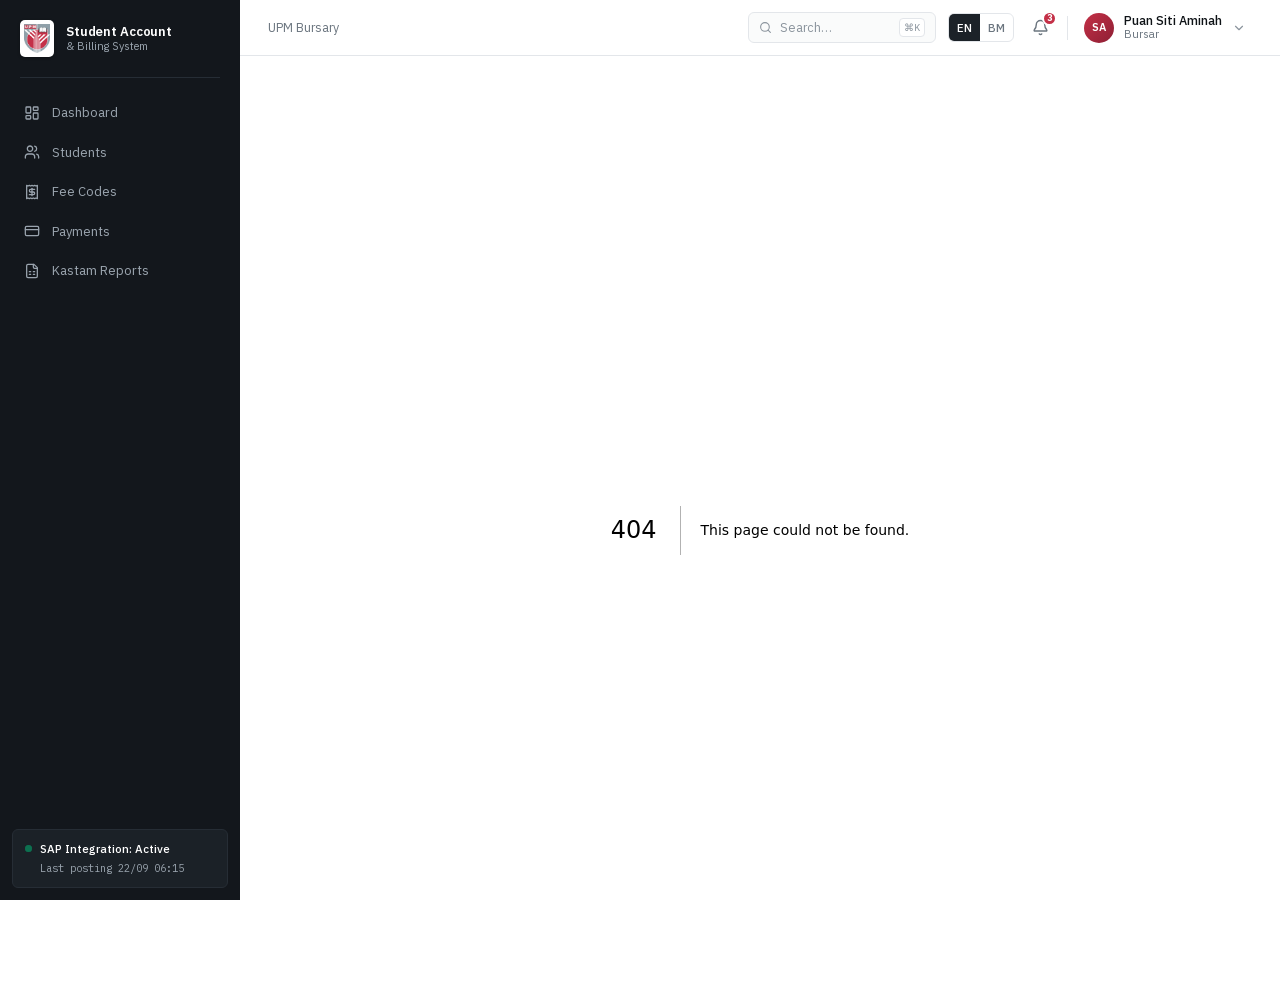
<file: 404/index.html>
<!DOCTYPE html><!--SqrQbJ8BgiQf7fdoNPvJA--><html lang="en" class="__variable_c8daab __variable_595324"><head><meta charSet="utf-8"/><meta name="viewport" content="width=device-width, initial-scale=1"/><link rel="preload" as="image" href="/upm-crest.png"/><link rel="stylesheet" href="/_next/static/css/1c11aca23576cb8a.css" data-precedence="next"/><link rel="preload" as="script" fetchPriority="low" href="/_next/static/chunks/webpack-ba4cfe6648193eba.js"/><script src="/_next/static/chunks/4bd1b696-c023c6e3521b1417.js" async=""></script><script src="/_next/static/chunks/255-a85cef9cc3a04b12.js" async=""></script><script src="/_next/static/chunks/main-app-887c26fa36090765.js" async=""></script><script src="/_next/static/chunks/665-15db27061936d8d4.js" async=""></script><script src="/_next/static/chunks/509-163aa2d796fcfe71.js" async=""></script><script src="/_next/static/chunks/app/layout-a550c12d648f3353.js" async=""></script><script src="/_next/static/chunks/191-fcd17cd9782e7c21.js" async=""></script><script src="/_next/static/chunks/app/page-1416e06338acb2ba.js" async=""></script><meta name="robots" content="noindex"/><title>404: This page could not be found.</title><title>UPM · Student Account &amp; Billing System</title><meta name="description" content="Student billing, automated SST determination and Kastam SST-02 reporting for Universiti Putra Malaysia."/><meta name="robots" content="noindex, nofollow"/><script src="/_next/static/chunks/polyfills-42372ed130431b0a.js" noModule=""></script></head><body class="font-sans antialiased"><div hidden=""><!--$--><!--/$--></div><div class="min-h-screen"><aside class="fixed inset-y-0 left-0 w-[240px] bg-shell flex flex-col z-30"><div class="px-5 pt-5 pb-5"><a class="flex items-center gap-3 group" href="/"><span class="bg-white rounded-[5px] p-1 shrink-0 shadow-[0_1px_3px_rgba(0,0,0,0.3)]"><img alt="Universiti Putra Malaysia" width="299" height="334" decoding="async" data-nimg="1" style="color:transparent;width:26px;height:auto" src="/upm-crest.png"/></span><span class="min-w-0"><span class="block text-white text-[13px] font-semibold leading-tight tracking-[-0.01em]">Student Account</span><span class="block text-shell-text text-[11px] leading-tight">&amp; Billing System</span></span></a></div><div class="mx-5 h-px bg-shell-3"></div><nav class="flex-1 px-3 py-4 space-y-0.5"><a class="relative flex items-center gap-3 px-3 py-[9px] rounded-[6px] text-[13px] transition-colors duration-100 text-shell-text hover:text-white hover:bg-shell-2" href="/"><svg xmlns="http://www.w3.org/2000/svg" width="16" height="16" viewBox="0 0 24 24" fill="none" stroke="currentColor" stroke-width="1.9" stroke-linecap="round" stroke-linejoin="round" class="lucide lucide-layout-dashboard" aria-hidden="true"><rect width="7" height="9" x="3" y="3" rx="1"></rect><rect width="7" height="5" x="14" y="3" rx="1"></rect><rect width="7" height="9" x="14" y="12" rx="1"></rect><rect width="7" height="5" x="3" y="16" rx="1"></rect></svg>Dashboard</a><a class="relative flex items-center gap-3 px-3 py-[9px] rounded-[6px] text-[13px] transition-colors duration-100 text-shell-text hover:text-white hover:bg-shell-2" href="/students/"><svg xmlns="http://www.w3.org/2000/svg" width="16" height="16" viewBox="0 0 24 24" fill="none" stroke="currentColor" stroke-width="1.9" stroke-linecap="round" stroke-linejoin="round" class="lucide lucide-users" aria-hidden="true"><path d="M16 21v-2a4 4 0 0 0-4-4H6a4 4 0 0 0-4 4v2"></path><path d="M16 3.128a4 4 0 0 1 0 7.744"></path><path d="M22 21v-2a4 4 0 0 0-3-3.87"></path><circle cx="9" cy="7" r="4"></circle></svg>Students</a><a class="relative flex items-center gap-3 px-3 py-[9px] rounded-[6px] text-[13px] transition-colors duration-100 text-shell-text hover:text-white hover:bg-shell-2" href="/fee-codes/"><svg xmlns="http://www.w3.org/2000/svg" width="16" height="16" viewBox="0 0 24 24" fill="none" stroke="currentColor" stroke-width="1.9" stroke-linecap="round" stroke-linejoin="round" class="lucide lucide-receipt" aria-hidden="true"><path d="M4 2v20l2-1 2 1 2-1 2 1 2-1 2 1 2-1 2 1V2l-2 1-2-1-2 1-2-1-2 1-2-1-2 1Z"></path><path d="M16 8h-6a2 2 0 1 0 0 4h4a2 2 0 1 1 0 4H8"></path><path d="M12 17.5v-11"></path></svg>Fee Codes</a><a class="relative flex items-center gap-3 px-3 py-[9px] rounded-[6px] text-[13px] transition-colors duration-100 text-shell-text hover:text-white hover:bg-shell-2" href="/payments/"><svg xmlns="http://www.w3.org/2000/svg" width="16" height="16" viewBox="0 0 24 24" fill="none" stroke="currentColor" stroke-width="1.9" stroke-linecap="round" stroke-linejoin="round" class="lucide lucide-credit-card" aria-hidden="true"><rect width="20" height="14" x="2" y="5" rx="2"></rect><line x1="2" x2="22" y1="10" y2="10"></line></svg>Payments</a><a class="relative flex items-center gap-3 px-3 py-[9px] rounded-[6px] text-[13px] transition-colors duration-100 text-shell-text hover:text-white hover:bg-shell-2" href="/reports/sst/"><svg xmlns="http://www.w3.org/2000/svg" width="16" height="16" viewBox="0 0 24 24" fill="none" stroke="currentColor" stroke-width="1.9" stroke-linecap="round" stroke-linejoin="round" class="lucide lucide-file-spreadsheet" aria-hidden="true"><path d="M15 2H6a2 2 0 0 0-2 2v16a2 2 0 0 0 2 2h12a2 2 0 0 0 2-2V7Z"></path><path d="M14 2v4a2 2 0 0 0 2 2h4"></path><path d="M8 13h2"></path><path d="M14 13h2"></path><path d="M8 17h2"></path><path d="M14 17h2"></path></svg>Kastam Reports</a></nav><div class="p-3"><div class="rounded-[6px] border border-shell-3 bg-shell-2 px-3 py-2.5"><div class="flex items-center gap-2"><span class="relative flex w-[7px] h-[7px] shrink-0"><span class="absolute inline-flex w-full h-full rounded-full bg-ok opacity-60 animate-ping"></span><span class="relative inline-flex w-[7px] h-[7px] rounded-full bg-ok"></span></span><span class="text-[11.5px] text-white font-medium">SAP Integration: Active</span></div><div class="text-[10.5px] text-shell-text mt-1 pl-[15px] font-mono tnum">Last posting 22/09 06:15</div></div></div></aside><div class="pl-[240px]"><header class="sticky top-0 z-20 h-[56px] bg-surface/85 backdrop-blur-md border-b border-line flex items-center justify-between px-7"><nav class="flex items-center gap-1.5 text-[12.5px] min-w-0"><span class="flex items-center gap-1.5 min-w-0"><a class="text-ink-500 hover:text-crimson transition-colors truncate" href="/">UPM Bursary</a></span></nav><div class="flex items-center gap-3 shrink-0"><div class="hidden lg:flex items-center gap-2 text-[12.5px] text-ink-400 border border-line rounded-[6px] px-2.5 py-[5px] w-[188px] bg-[#fafbfb]"><svg xmlns="http://www.w3.org/2000/svg" width="13" height="13" viewBox="0 0 24 24" fill="none" stroke="currentColor" stroke-width="2" stroke-linecap="round" stroke-linejoin="round" class="lucide lucide-search" aria-hidden="true"><path d="m21 21-4.34-4.34"></path><circle cx="11" cy="11" r="8"></circle></svg><span>Search…</span><kbd class="ml-auto text-[10px] font-mono border border-line rounded px-1 py-px text-ink-400 bg-surface">⌘K</kbd></div><div class="flex items-center border border-line rounded-[6px] overflow-hidden text-[11.5px] font-medium"><button class="px-2 py-[5px] transition-colors bg-ink-800 text-white">EN</button><button class="px-2 py-[5px] transition-colors text-ink-500 hover:bg-[#f1f3f4]">BM</button></div><button class="relative text-ink-500 hover:text-ink-900 hover:bg-[#f1f3f4] rounded-[6px] p-1.5 transition-colors"><svg xmlns="http://www.w3.org/2000/svg" width="17" height="17" viewBox="0 0 24 24" fill="none" stroke="currentColor" stroke-width="2" stroke-linecap="round" stroke-linejoin="round" class="lucide lucide-bell" aria-hidden="true"><path d="M10.268 21a2 2 0 0 0 3.464 0"></path><path d="M3.262 15.326A1 1 0 0 0 4 17h16a1 1 0 0 0 .74-1.673C19.41 13.956 18 12.499 18 8A6 6 0 0 0 6 8c0 4.499-1.411 5.956-2.738 7.326"></path></svg><span class="absolute -top-0.5 -right-0.5 w-[15px] h-[15px] rounded-full bg-crimson text-white text-[9.5px] font-bold flex items-center justify-center border-2 border-surface">3</span></button><div class="w-px h-6 bg-line"></div><div class="relative"><button class="flex items-center gap-2.5 hover:bg-[#f1f3f4] rounded-[6px] pl-1 pr-1.5 py-1 transition-colors"><span class="w-[30px] h-[30px] rounded-full bg-gradient-to-br from-crimson to-crimson-700 text-white text-[11px] font-semibold flex items-center justify-center shrink-0">SA</span><span class="text-left hidden md:block"><span class="block text-[12.5px] font-medium text-ink-900 leading-tight">Puan Siti Aminah</span><span class="block text-[11px] text-ink-500 leading-tight">Bursar</span></span><svg xmlns="http://www.w3.org/2000/svg" width="14" height="14" viewBox="0 0 24 24" fill="none" stroke="currentColor" stroke-width="2" stroke-linecap="round" stroke-linejoin="round" class="lucide lucide-chevron-down text-ink-400" aria-hidden="true"><path d="m6 9 6 6 6-6"></path></svg></button></div></div></header><main class="px-7 py-6 max-w-[1560px]"><div style="font-family:system-ui,&quot;Segoe UI&quot;,Roboto,Helvetica,Arial,sans-serif,&quot;Apple Color Emoji&quot;,&quot;Segoe UI Emoji&quot;;height:100vh;text-align:center;display:flex;flex-direction:column;align-items:center;justify-content:center"><div><style>body{color:#000;background:#fff;margin:0}.next-error-h1{border-right:1px solid rgba(0,0,0,.3)}@media (prefers-color-scheme:dark){body{color:#fff;background:#000}.next-error-h1{border-right:1px solid rgba(255,255,255,.3)}}</style><h1 class="next-error-h1" style="display:inline-block;margin:0 20px 0 0;padding:0 23px 0 0;font-size:24px;font-weight:500;vertical-align:top;line-height:49px">404</h1><div style="display:inline-block"><h2 style="font-size:14px;font-weight:400;line-height:49px;margin:0">This page could not be found.</h2></div></div></div><!--$--><!--/$--></main></div></div><div class="fixed bottom-6 right-6 z-[60] flex flex-col gap-2 items-end"></div><script src="/_next/static/chunks/webpack-ba4cfe6648193eba.js" id="_R_" async=""></script><script>(self.__next_f=self.__next_f||[]).push([0])</script><script>self.__next_f.push([1,"1:\"$Sreact.fragment\"\n2:I[1494,[\"665\",\"static/chunks/665-15db27061936d8d4.js\",\"509\",\"static/chunks/509-163aa2d796fcfe71.js\",\"177\",\"static/chunks/app/layout-a550c12d648f3353.js\"],\"ToastProvider\"]\n3:I[509,[\"665\",\"static/chunks/665-15db27061936d8d4.js\",\"191\",\"static/chunks/191-fcd17cd9782e7c21.js\",\"509\",\"static/chunks/509-163aa2d796fcfe71.js\",\"974\",\"static/chunks/app/page-1416e06338acb2ba.js\"],\"AppShell\"]\n4:I[9766,[],\"\"]\n5:I[8924,[],\"\"]\n6:I[4431,[],\"OutletBoundary\"]\n8:I[5278,[],\"AsyncMetadataOutlet\"]\na:I[4431,[],\"ViewportBoundary\"]\nc:I[4431,[],\"MetadataBoundary\"]\nd:\"$Sreact.suspense\"\nf:I[7150,[],\"\"]\n:HL[\"/_next/static/css/1c11aca23576cb8a.css\",\"style\"]\n"])</script><script>self.__next_f.push([1,"0:{\"P\":null,\"b\":\"SqrQbJ8BgiQf7fdoNPvJA\",\"p\":\"\",\"c\":[\"\",\"_not-found\",\"\"],\"i\":false,\"f\":[[[\"\",{\"children\":[\"/_not-found\",{\"children\":[\"__PAGE__\",{}]}]},\"$undefined\",\"$undefined\",true],[\"\",[\"$\",\"$1\",\"c\",{\"children\":[[[\"$\",\"link\",\"0\",{\"rel\":\"stylesheet\",\"href\":\"/_next/static/css/1c11aca23576cb8a.css\",\"precedence\":\"next\",\"crossOrigin\":\"$undefined\",\"nonce\":\"$undefined\"}]],[\"$\",\"html\",null,{\"lang\":\"en\",\"className\":\"__variable_c8daab __variable_595324\",\"children\":[\"$\",\"body\",null,{\"className\":\"font-sans antialiased\",\"children\":[\"$\",\"$L2\",null,{\"children\":[\"$\",\"$L3\",null,{\"children\":[\"$\",\"$L4\",null,{\"parallelRouterKey\":\"children\",\"error\":\"$undefined\",\"errorStyles\":\"$undefined\",\"errorScripts\":\"$undefined\",\"template\":[\"$\",\"$L5\",null,{}],\"templateStyles\":\"$undefined\",\"templateScripts\":\"$undefined\",\"notFound\":\"$undefined\",\"forbidden\":\"$undefined\",\"unauthorized\":\"$undefined\"}]}]}]}]}]]}],{\"children\":[\"/_not-found\",[\"$\",\"$1\",\"c\",{\"children\":[null,[\"$\",\"$L4\",null,{\"parallelRouterKey\":\"children\",\"error\":\"$undefined\",\"errorStyles\":\"$undefined\",\"errorScripts\":\"$undefined\",\"template\":[\"$\",\"$L5\",null,{}],\"templateStyles\":\"$undefined\",\"templateScripts\":\"$undefined\",\"notFound\":\"$undefined\",\"forbidden\":\"$undefined\",\"unauthorized\":\"$undefined\"}]]}],{\"children\":[\"__PAGE__\",[\"$\",\"$1\",\"c\",{\"children\":[[[\"$\",\"title\",null,{\"children\":\"404: This page could not be found.\"}],[\"$\",\"div\",null,{\"style\":{\"fontFamily\":\"system-ui,\\\"Segoe UI\\\",Roboto,Helvetica,Arial,sans-serif,\\\"Apple Color Emoji\\\",\\\"Segoe UI Emoji\\\"\",\"height\":\"100vh\",\"textAlign\":\"center\",\"display\":\"flex\",\"flexDirection\":\"column\",\"alignItems\":\"center\",\"justifyContent\":\"center\"},\"children\":[\"$\",\"div\",null,{\"children\":[[\"$\",\"style\",null,{\"dangerouslySetInnerHTML\":{\"__html\":\"body{color:#000;background:#fff;margin:0}.next-error-h1{border-right:1px solid rgba(0,0,0,.3)}@media (prefers-color-scheme:dark){body{color:#fff;background:#000}.next-error-h1{border-right:1px solid rgba(255,255,255,.3)}}\"}}],[\"$\",\"h1\",null,{\"className\":\"next-error-h1\",\"style\":{\"display\":\"inline-block\",\"margin\":\"0 20px 0 0\",\"padding\":\"0 23px 0 0\",\"fontSize\":24,\"fontWeight\":500,\"verticalAlign\":\"top\",\"lineHeight\":\"49px\"},\"children\":404}],[\"$\",\"div\",null,{\"style\":{\"display\":\"inline-block\"},\"children\":[\"$\",\"h2\",null,{\"style\":{\"fontSize\":14,\"fontWeight\":400,\"lineHeight\":\"49px\",\"margin\":0},\"children\":\"This page could not be found.\"}]}]]}]}]],null,[\"$\",\"$L6\",null,{\"children\":[\"$L7\",[\"$\",\"$L8\",null,{\"promise\":\"$@9\"}]]}]]}],{},null,false]},null,false]},null,false],[\"$\",\"$1\",\"h\",{\"children\":[[\"$\",\"meta\",null,{\"name\":\"robots\",\"content\":\"noindex\"}],[[\"$\",\"$La\",null,{\"children\":\"$Lb\"}],null],[\"$\",\"$Lc\",null,{\"children\":[\"$\",\"div\",null,{\"hidden\":true,\"children\":[\"$\",\"$d\",null,{\"fallback\":null,\"children\":\"$Le\"}]}]}]]}],false]],\"m\":\"$undefined\",\"G\":[\"$f\",[]],\"s\":false,\"S\":true}\n"])</script><script>self.__next_f.push([1,"b:[[\"$\",\"meta\",\"0\",{\"charSet\":\"utf-8\"}],[\"$\",\"meta\",\"1\",{\"name\":\"viewport\",\"content\":\"width=device-width, initial-scale=1\"}]]\n7:null\n"])</script><script>self.__next_f.push([1,"9:{\"metadata\":[[\"$\",\"title\",\"0\",{\"children\":\"UPM · Student Account \u0026 Billing System\"}],[\"$\",\"meta\",\"1\",{\"name\":\"description\",\"content\":\"Student billing, automated SST determination and Kastam SST-02 reporting for Universiti Putra Malaysia.\"}],[\"$\",\"meta\",\"2\",{\"name\":\"robots\",\"content\":\"noindex, nofollow\"}]],\"error\":null,\"digest\":\"$undefined\"}\n"])</script><script>self.__next_f.push([1,"e:\"$9:metadata\"\n"])</script></body></html>
</file>
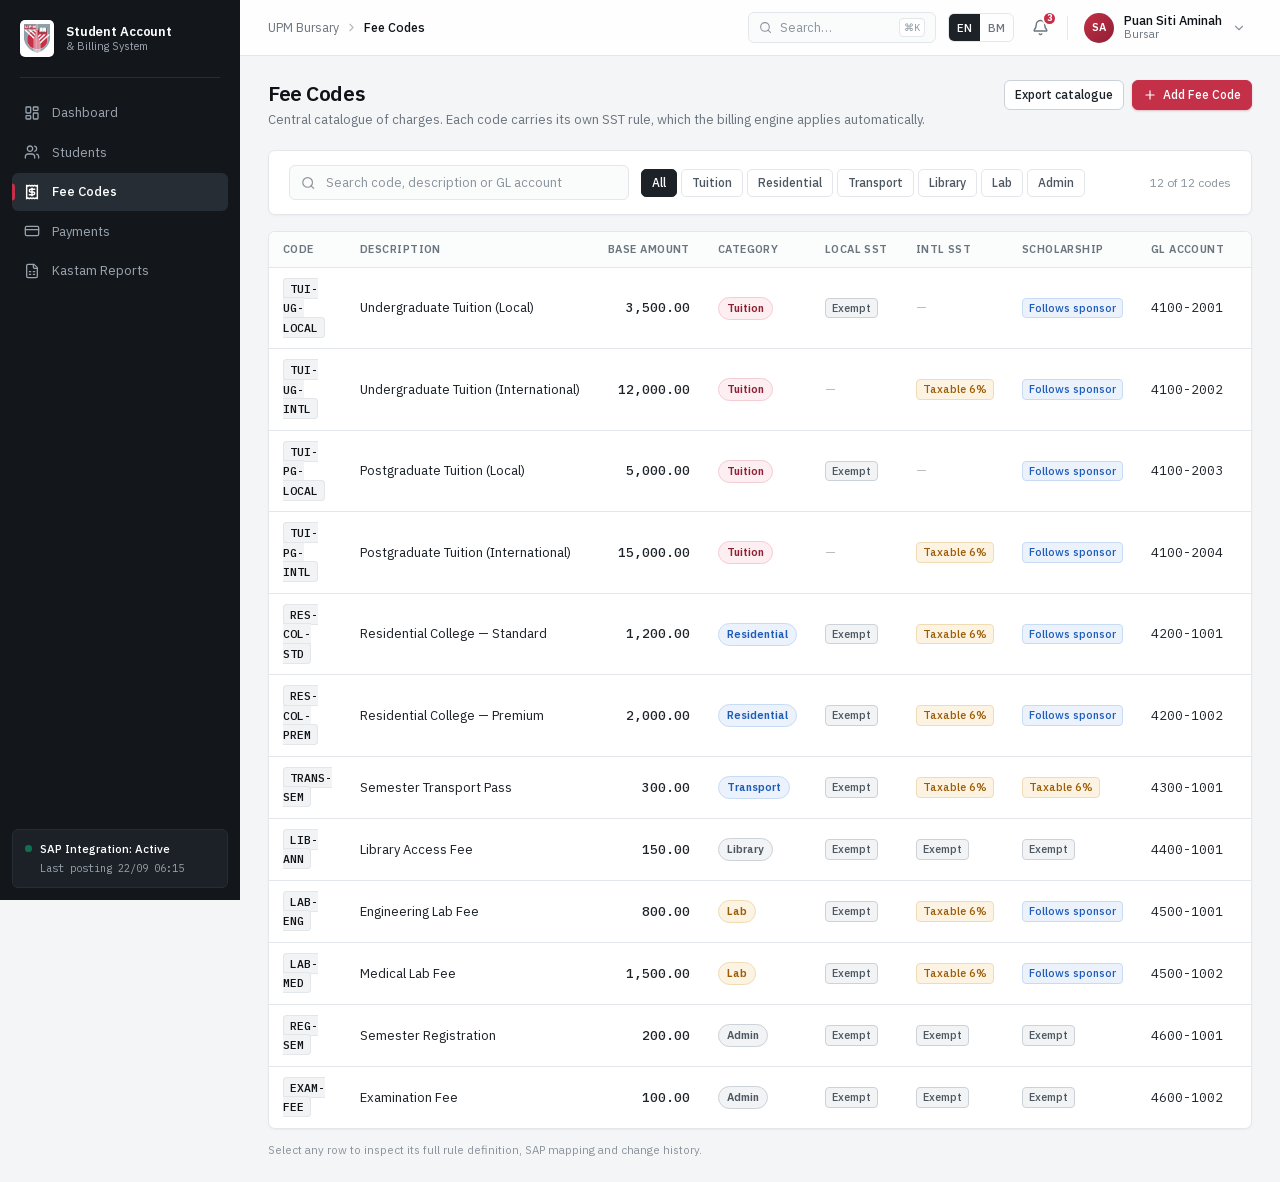
<file: fee-codes/index.html>
<!DOCTYPE html><!--SqrQbJ8BgiQf7fdoNPvJA--><html lang="en" class="__variable_c8daab __variable_595324"><head><meta charSet="utf-8"/><meta name="viewport" content="width=device-width, initial-scale=1"/><link rel="preload" as="image" href="/upm-crest.png"/><link rel="stylesheet" href="/_next/static/css/1c11aca23576cb8a.css" data-precedence="next"/><link rel="preload" as="script" fetchPriority="low" href="/_next/static/chunks/webpack-ba4cfe6648193eba.js"/><script src="/_next/static/chunks/4bd1b696-c023c6e3521b1417.js" async=""></script><script src="/_next/static/chunks/255-a85cef9cc3a04b12.js" async=""></script><script src="/_next/static/chunks/main-app-887c26fa36090765.js" async=""></script><script src="/_next/static/chunks/665-15db27061936d8d4.js" async=""></script><script src="/_next/static/chunks/509-163aa2d796fcfe71.js" async=""></script><script src="/_next/static/chunks/app/layout-a550c12d648f3353.js" async=""></script><script src="/_next/static/chunks/191-fcd17cd9782e7c21.js" async=""></script><script src="/_next/static/chunks/app/page-1416e06338acb2ba.js" async=""></script><script src="/_next/static/chunks/app/fee-codes/page-a6b08552bb34f20f.js" async=""></script><title>UPM · Student Account &amp; Billing System</title><meta name="description" content="Student billing, automated SST determination and Kastam SST-02 reporting for Universiti Putra Malaysia."/><meta name="robots" content="noindex, nofollow"/><script src="/_next/static/chunks/polyfills-42372ed130431b0a.js" noModule=""></script></head><body class="font-sans antialiased"><div hidden=""><!--$--><!--/$--></div><div class="min-h-screen"><aside class="fixed inset-y-0 left-0 w-[240px] bg-shell flex flex-col z-30"><div class="px-5 pt-5 pb-5"><a class="flex items-center gap-3 group" href="/"><span class="bg-white rounded-[5px] p-1 shrink-0 shadow-[0_1px_3px_rgba(0,0,0,0.3)]"><img alt="Universiti Putra Malaysia" width="299" height="334" decoding="async" data-nimg="1" style="color:transparent;width:26px;height:auto" src="/upm-crest.png"/></span><span class="min-w-0"><span class="block text-white text-[13px] font-semibold leading-tight tracking-[-0.01em]">Student Account</span><span class="block text-shell-text text-[11px] leading-tight">&amp; Billing System</span></span></a></div><div class="mx-5 h-px bg-shell-3"></div><nav class="flex-1 px-3 py-4 space-y-0.5"><a class="relative flex items-center gap-3 px-3 py-[9px] rounded-[6px] text-[13px] transition-colors duration-100 text-shell-text hover:text-white hover:bg-shell-2" href="/"><svg xmlns="http://www.w3.org/2000/svg" width="16" height="16" viewBox="0 0 24 24" fill="none" stroke="currentColor" stroke-width="1.9" stroke-linecap="round" stroke-linejoin="round" class="lucide lucide-layout-dashboard" aria-hidden="true"><rect width="7" height="9" x="3" y="3" rx="1"></rect><rect width="7" height="5" x="14" y="3" rx="1"></rect><rect width="7" height="9" x="14" y="12" rx="1"></rect><rect width="7" height="5" x="3" y="16" rx="1"></rect></svg>Dashboard</a><a class="relative flex items-center gap-3 px-3 py-[9px] rounded-[6px] text-[13px] transition-colors duration-100 text-shell-text hover:text-white hover:bg-shell-2" href="/students/"><svg xmlns="http://www.w3.org/2000/svg" width="16" height="16" viewBox="0 0 24 24" fill="none" stroke="currentColor" stroke-width="1.9" stroke-linecap="round" stroke-linejoin="round" class="lucide lucide-users" aria-hidden="true"><path d="M16 21v-2a4 4 0 0 0-4-4H6a4 4 0 0 0-4 4v2"></path><path d="M16 3.128a4 4 0 0 1 0 7.744"></path><path d="M22 21v-2a4 4 0 0 0-3-3.87"></path><circle cx="9" cy="7" r="4"></circle></svg>Students</a><a class="relative flex items-center gap-3 px-3 py-[9px] rounded-[6px] text-[13px] transition-colors duration-100 bg-shell-3 text-white font-medium" href="/fee-codes/"><span class="absolute left-0 top-1/2 -translate-y-1/2 w-[3px] h-[17px] rounded-r bg-crimson"></span><svg xmlns="http://www.w3.org/2000/svg" width="16" height="16" viewBox="0 0 24 24" fill="none" stroke="currentColor" stroke-width="2.2" stroke-linecap="round" stroke-linejoin="round" class="lucide lucide-receipt" aria-hidden="true"><path d="M4 2v20l2-1 2 1 2-1 2 1 2-1 2 1 2-1 2 1V2l-2 1-2-1-2 1-2-1-2 1-2-1-2 1Z"></path><path d="M16 8h-6a2 2 0 1 0 0 4h4a2 2 0 1 1 0 4H8"></path><path d="M12 17.5v-11"></path></svg>Fee Codes</a><a class="relative flex items-center gap-3 px-3 py-[9px] rounded-[6px] text-[13px] transition-colors duration-100 text-shell-text hover:text-white hover:bg-shell-2" href="/payments/"><svg xmlns="http://www.w3.org/2000/svg" width="16" height="16" viewBox="0 0 24 24" fill="none" stroke="currentColor" stroke-width="1.9" stroke-linecap="round" stroke-linejoin="round" class="lucide lucide-credit-card" aria-hidden="true"><rect width="20" height="14" x="2" y="5" rx="2"></rect><line x1="2" x2="22" y1="10" y2="10"></line></svg>Payments</a><a class="relative flex items-center gap-3 px-3 py-[9px] rounded-[6px] text-[13px] transition-colors duration-100 text-shell-text hover:text-white hover:bg-shell-2" href="/reports/sst/"><svg xmlns="http://www.w3.org/2000/svg" width="16" height="16" viewBox="0 0 24 24" fill="none" stroke="currentColor" stroke-width="1.9" stroke-linecap="round" stroke-linejoin="round" class="lucide lucide-file-spreadsheet" aria-hidden="true"><path d="M15 2H6a2 2 0 0 0-2 2v16a2 2 0 0 0 2 2h12a2 2 0 0 0 2-2V7Z"></path><path d="M14 2v4a2 2 0 0 0 2 2h4"></path><path d="M8 13h2"></path><path d="M14 13h2"></path><path d="M8 17h2"></path><path d="M14 17h2"></path></svg>Kastam Reports</a></nav><div class="p-3"><div class="rounded-[6px] border border-shell-3 bg-shell-2 px-3 py-2.5"><div class="flex items-center gap-2"><span class="relative flex w-[7px] h-[7px] shrink-0"><span class="absolute inline-flex w-full h-full rounded-full bg-ok opacity-60 animate-ping"></span><span class="relative inline-flex w-[7px] h-[7px] rounded-full bg-ok"></span></span><span class="text-[11.5px] text-white font-medium">SAP Integration: Active</span></div><div class="text-[10.5px] text-shell-text mt-1 pl-[15px] font-mono tnum">Last posting 22/09 06:15</div></div></div></aside><div class="pl-[240px]"><header class="sticky top-0 z-20 h-[56px] bg-surface/85 backdrop-blur-md border-b border-line flex items-center justify-between px-7"><nav class="flex items-center gap-1.5 text-[12.5px] min-w-0"><span class="flex items-center gap-1.5 min-w-0"><a class="text-ink-500 hover:text-crimson transition-colors truncate" href="/">UPM Bursary</a></span><span class="flex items-center gap-1.5 min-w-0"><svg xmlns="http://www.w3.org/2000/svg" width="13" height="13" viewBox="0 0 24 24" fill="none" stroke="currentColor" stroke-width="2" stroke-linecap="round" stroke-linejoin="round" class="lucide lucide-chevron-right text-ink-300 shrink-0" aria-hidden="true"><path d="m9 18 6-6-6-6"></path></svg><span class="text-ink-900 font-medium truncate">Fee Codes</span></span></nav><div class="flex items-center gap-3 shrink-0"><div class="hidden lg:flex items-center gap-2 text-[12.5px] text-ink-400 border border-line rounded-[6px] px-2.5 py-[5px] w-[188px] bg-[#fafbfb]"><svg xmlns="http://www.w3.org/2000/svg" width="13" height="13" viewBox="0 0 24 24" fill="none" stroke="currentColor" stroke-width="2" stroke-linecap="round" stroke-linejoin="round" class="lucide lucide-search" aria-hidden="true"><path d="m21 21-4.34-4.34"></path><circle cx="11" cy="11" r="8"></circle></svg><span>Search…</span><kbd class="ml-auto text-[10px] font-mono border border-line rounded px-1 py-px text-ink-400 bg-surface">⌘K</kbd></div><div class="flex items-center border border-line rounded-[6px] overflow-hidden text-[11.5px] font-medium"><button class="px-2 py-[5px] transition-colors bg-ink-800 text-white">EN</button><button class="px-2 py-[5px] transition-colors text-ink-500 hover:bg-[#f1f3f4]">BM</button></div><button class="relative text-ink-500 hover:text-ink-900 hover:bg-[#f1f3f4] rounded-[6px] p-1.5 transition-colors"><svg xmlns="http://www.w3.org/2000/svg" width="17" height="17" viewBox="0 0 24 24" fill="none" stroke="currentColor" stroke-width="2" stroke-linecap="round" stroke-linejoin="round" class="lucide lucide-bell" aria-hidden="true"><path d="M10.268 21a2 2 0 0 0 3.464 0"></path><path d="M3.262 15.326A1 1 0 0 0 4 17h16a1 1 0 0 0 .74-1.673C19.41 13.956 18 12.499 18 8A6 6 0 0 0 6 8c0 4.499-1.411 5.956-2.738 7.326"></path></svg><span class="absolute -top-0.5 -right-0.5 w-[15px] h-[15px] rounded-full bg-crimson text-white text-[9.5px] font-bold flex items-center justify-center border-2 border-surface">3</span></button><div class="w-px h-6 bg-line"></div><div class="relative"><button class="flex items-center gap-2.5 hover:bg-[#f1f3f4] rounded-[6px] pl-1 pr-1.5 py-1 transition-colors"><span class="w-[30px] h-[30px] rounded-full bg-gradient-to-br from-crimson to-crimson-700 text-white text-[11px] font-semibold flex items-center justify-center shrink-0">SA</span><span class="text-left hidden md:block"><span class="block text-[12.5px] font-medium text-ink-900 leading-tight">Puan Siti Aminah</span><span class="block text-[11px] text-ink-500 leading-tight">Bursar</span></span><svg xmlns="http://www.w3.org/2000/svg" width="14" height="14" viewBox="0 0 24 24" fill="none" stroke="currentColor" stroke-width="2" stroke-linecap="round" stroke-linejoin="round" class="lucide lucide-chevron-down text-ink-400" aria-hidden="true"><path d="m6 9 6 6 6-6"></path></svg></button></div></div></header><main class="px-7 py-6 max-w-[1560px]"><div class="flex items-start justify-between gap-6 mb-5"><div><h1 class="text-[21px] font-semibold text-ink-900 tracking-[-0.02em] leading-tight">Fee Codes</h1><p class="text-[13px] text-ink-500 mt-1">Central catalogue of charges. Each code carries its own SST rule, which the billing engine applies automatically.</p></div><div class="flex items-center gap-2 shrink-0"><button type="button" class="inline-flex items-center justify-center border rounded-[6px] font-medium transition-colors duration-100 focus:outline-none focus-visible:ring-2 focus-visible:ring-crimson/35 bg-surface text-ink-800 border-line-strong hover:bg-[#f7f8f9] hover:border-ink-300 text-[12px] px-2.5 py-[5px] gap-1.5 ">Export catalogue</button><button type="button" class="inline-flex items-center justify-center border rounded-[6px] font-medium transition-colors duration-100 focus:outline-none focus-visible:ring-2 focus-visible:ring-crimson/35 bg-crimson text-white border-crimson hover:bg-crimson-600 hover:border-crimson-600 shadow-[0_1px_2px_rgba(164,32,58,0.25)] text-[12px] px-2.5 py-[5px] gap-1.5 "><svg xmlns="http://www.w3.org/2000/svg" width="14" height="14" viewBox="0 0 24 24" fill="none" stroke="currentColor" stroke-width="2" stroke-linecap="round" stroke-linejoin="round" class="lucide lucide-plus" aria-hidden="true"><path d="M5 12h14"></path><path d="M12 5v14"></path></svg>Add Fee Code</button></div></div><section class="bg-surface border border-line rounded-[7px] shadow-[0_1px_2px_rgba(15,19,23,0.04)]  mb-4 rise"><div class="flex flex-wrap items-center gap-3 px-5 py-3.5"><div class="relative flex-1 min-w-[240px] max-w-[340px]"><svg xmlns="http://www.w3.org/2000/svg" width="14.5" height="14.5" viewBox="0 0 24 24" fill="none" stroke="currentColor" stroke-width="2" stroke-linecap="round" stroke-linejoin="round" class="lucide lucide-search absolute left-3 top-1/2 -translate-y-1/2 text-ink-400" aria-hidden="true"><path d="m21 21-4.34-4.34"></path><circle cx="11" cy="11" r="8"></circle></svg><input placeholder="Search code, description or GL account" class="w-full border border-line rounded-[6px] pl-9 pr-3 py-[7px] text-[13px] text-ink-900 placeholder:text-ink-400 bg-[#fafbfb] focus:bg-surface focus:outline-none focus:border-ink-300 focus:ring-2 focus:ring-crimson/12 transition-colors" value=""/></div><div class="flex flex-wrap gap-1"><button class="px-2.5 py-[4px] rounded-[5px] text-[12px] font-medium border transition-colors duration-100 bg-ink-800 text-white border-ink-800">All</button><button class="px-2.5 py-[4px] rounded-[5px] text-[12px] font-medium border transition-colors duration-100 bg-surface text-ink-600 border-line hover:border-ink-300 hover:text-ink-900">Tuition</button><button class="px-2.5 py-[4px] rounded-[5px] text-[12px] font-medium border transition-colors duration-100 bg-surface text-ink-600 border-line hover:border-ink-300 hover:text-ink-900">Residential</button><button class="px-2.5 py-[4px] rounded-[5px] text-[12px] font-medium border transition-colors duration-100 bg-surface text-ink-600 border-line hover:border-ink-300 hover:text-ink-900">Transport</button><button class="px-2.5 py-[4px] rounded-[5px] text-[12px] font-medium border transition-colors duration-100 bg-surface text-ink-600 border-line hover:border-ink-300 hover:text-ink-900">Library</button><button class="px-2.5 py-[4px] rounded-[5px] text-[12px] font-medium border transition-colors duration-100 bg-surface text-ink-600 border-line hover:border-ink-300 hover:text-ink-900">Lab</button><button class="px-2.5 py-[4px] rounded-[5px] text-[12px] font-medium border transition-colors duration-100 bg-surface text-ink-600 border-line hover:border-ink-300 hover:text-ink-900">Admin</button></div><span class="ml-auto text-[12px] text-ink-400">12<!-- --> of <!-- -->12<!-- --> codes</span></div></section><section class="bg-surface border border-line rounded-[7px] shadow-[0_1px_2px_rgba(15,19,23,0.04)]  overflow-hidden rise"><div class="overflow-x-auto"><table class="tbl"><thead><tr><th>Code</th><th>Description</th><th class="text-right">Base Amount</th><th>Category</th><th>Local SST</th><th>Intl SST</th><th>Scholarship</th><th>GL Account</th><th>Effective From</th><th class="w-9"></th></tr></thead><tbody><tr class="row-link"><td><span class="font-mono text-[11.5px] font-medium text-ink-900 bg-[#f1f3f4] border border-line rounded px-1.5 py-[2px]">TUI-UG-LOCAL</span></td><td class="text-ink-700 max-w-[250px]"><span class="block truncate">Undergraduate Tuition (Local)</span></td><td class="text-right font-mono tnum text-ink-900 font-medium">3,500.00</td><td><span class="inline-flex items-center gap-1.5 border rounded-full px-2 py-[2px] text-[11px] font-semibold leading-[17px] whitespace-nowrap bg-crimson-tint text-crimson-700 border-crimson-line ">Tuition</span></td><td><span class="inline-flex items-center border rounded-[4px] px-1.5 py-[1px] text-[11px] font-medium whitespace-nowrap bg-[#f1f3f4] text-ink-600 border-line-strong">Exempt</span></td><td><span class="text-ink-300">—</span></td><td><span class="inline-flex items-center border rounded-[4px] px-1.5 py-[1px] text-[11px] font-medium whitespace-nowrap bg-info-tint text-info border-info-line">Follows sponsor</span></td><td class="font-mono tnum text-[12px] text-ink-500">4100-2001</td><td class="font-mono tnum text-[12px] text-ink-500">01/01/2026</td><td class="text-ink-300"><svg xmlns="http://www.w3.org/2000/svg" width="15" height="15" viewBox="0 0 24 24" fill="none" stroke="currentColor" stroke-width="2" stroke-linecap="round" stroke-linejoin="round" class="lucide lucide-chevron-right" aria-hidden="true"><path d="m9 18 6-6-6-6"></path></svg></td></tr><tr class="row-link"><td><span class="font-mono text-[11.5px] font-medium text-ink-900 bg-[#f1f3f4] border border-line rounded px-1.5 py-[2px]">TUI-UG-INTL</span></td><td class="text-ink-700 max-w-[250px]"><span class="block truncate">Undergraduate Tuition (International)</span></td><td class="text-right font-mono tnum text-ink-900 font-medium">12,000.00</td><td><span class="inline-flex items-center gap-1.5 border rounded-full px-2 py-[2px] text-[11px] font-semibold leading-[17px] whitespace-nowrap bg-crimson-tint text-crimson-700 border-crimson-line ">Tuition</span></td><td><span class="text-ink-300">—</span></td><td><span class="inline-flex items-center border rounded-[4px] px-1.5 py-[1px] text-[11px] font-medium whitespace-nowrap bg-warn-tint text-warn border-warn-line">Taxable 6%</span></td><td><span class="inline-flex items-center border rounded-[4px] px-1.5 py-[1px] text-[11px] font-medium whitespace-nowrap bg-info-tint text-info border-info-line">Follows sponsor</span></td><td class="font-mono tnum text-[12px] text-ink-500">4100-2002</td><td class="font-mono tnum text-[12px] text-ink-500">01/01/2026</td><td class="text-ink-300"><svg xmlns="http://www.w3.org/2000/svg" width="15" height="15" viewBox="0 0 24 24" fill="none" stroke="currentColor" stroke-width="2" stroke-linecap="round" stroke-linejoin="round" class="lucide lucide-chevron-right" aria-hidden="true"><path d="m9 18 6-6-6-6"></path></svg></td></tr><tr class="row-link"><td><span class="font-mono text-[11.5px] font-medium text-ink-900 bg-[#f1f3f4] border border-line rounded px-1.5 py-[2px]">TUI-PG-LOCAL</span></td><td class="text-ink-700 max-w-[250px]"><span class="block truncate">Postgraduate Tuition (Local)</span></td><td class="text-right font-mono tnum text-ink-900 font-medium">5,000.00</td><td><span class="inline-flex items-center gap-1.5 border rounded-full px-2 py-[2px] text-[11px] font-semibold leading-[17px] whitespace-nowrap bg-crimson-tint text-crimson-700 border-crimson-line ">Tuition</span></td><td><span class="inline-flex items-center border rounded-[4px] px-1.5 py-[1px] text-[11px] font-medium whitespace-nowrap bg-[#f1f3f4] text-ink-600 border-line-strong">Exempt</span></td><td><span class="text-ink-300">—</span></td><td><span class="inline-flex items-center border rounded-[4px] px-1.5 py-[1px] text-[11px] font-medium whitespace-nowrap bg-info-tint text-info border-info-line">Follows sponsor</span></td><td class="font-mono tnum text-[12px] text-ink-500">4100-2003</td><td class="font-mono tnum text-[12px] text-ink-500">01/01/2026</td><td class="text-ink-300"><svg xmlns="http://www.w3.org/2000/svg" width="15" height="15" viewBox="0 0 24 24" fill="none" stroke="currentColor" stroke-width="2" stroke-linecap="round" stroke-linejoin="round" class="lucide lucide-chevron-right" aria-hidden="true"><path d="m9 18 6-6-6-6"></path></svg></td></tr><tr class="row-link"><td><span class="font-mono text-[11.5px] font-medium text-ink-900 bg-[#f1f3f4] border border-line rounded px-1.5 py-[2px]">TUI-PG-INTL</span></td><td class="text-ink-700 max-w-[250px]"><span class="block truncate">Postgraduate Tuition (International)</span></td><td class="text-right font-mono tnum text-ink-900 font-medium">15,000.00</td><td><span class="inline-flex items-center gap-1.5 border rounded-full px-2 py-[2px] text-[11px] font-semibold leading-[17px] whitespace-nowrap bg-crimson-tint text-crimson-700 border-crimson-line ">Tuition</span></td><td><span class="text-ink-300">—</span></td><td><span class="inline-flex items-center border rounded-[4px] px-1.5 py-[1px] text-[11px] font-medium whitespace-nowrap bg-warn-tint text-warn border-warn-line">Taxable 6%</span></td><td><span class="inline-flex items-center border rounded-[4px] px-1.5 py-[1px] text-[11px] font-medium whitespace-nowrap bg-info-tint text-info border-info-line">Follows sponsor</span></td><td class="font-mono tnum text-[12px] text-ink-500">4100-2004</td><td class="font-mono tnum text-[12px] text-ink-500">01/01/2026</td><td class="text-ink-300"><svg xmlns="http://www.w3.org/2000/svg" width="15" height="15" viewBox="0 0 24 24" fill="none" stroke="currentColor" stroke-width="2" stroke-linecap="round" stroke-linejoin="round" class="lucide lucide-chevron-right" aria-hidden="true"><path d="m9 18 6-6-6-6"></path></svg></td></tr><tr class="row-link"><td><span class="font-mono text-[11.5px] font-medium text-ink-900 bg-[#f1f3f4] border border-line rounded px-1.5 py-[2px]">RES-COL-STD</span></td><td class="text-ink-700 max-w-[250px]"><span class="block truncate">Residential College — Standard</span></td><td class="text-right font-mono tnum text-ink-900 font-medium">1,200.00</td><td><span class="inline-flex items-center gap-1.5 border rounded-full px-2 py-[2px] text-[11px] font-semibold leading-[17px] whitespace-nowrap bg-info-tint text-info border-info-line ">Residential</span></td><td><span class="inline-flex items-center border rounded-[4px] px-1.5 py-[1px] text-[11px] font-medium whitespace-nowrap bg-[#f1f3f4] text-ink-600 border-line-strong">Exempt</span></td><td><span class="inline-flex items-center border rounded-[4px] px-1.5 py-[1px] text-[11px] font-medium whitespace-nowrap bg-warn-tint text-warn border-warn-line">Taxable 6%</span></td><td><span class="inline-flex items-center border rounded-[4px] px-1.5 py-[1px] text-[11px] font-medium whitespace-nowrap bg-info-tint text-info border-info-line">Follows sponsor</span></td><td class="font-mono tnum text-[12px] text-ink-500">4200-1001</td><td class="font-mono tnum text-[12px] text-ink-500">01/01/2026</td><td class="text-ink-300"><svg xmlns="http://www.w3.org/2000/svg" width="15" height="15" viewBox="0 0 24 24" fill="none" stroke="currentColor" stroke-width="2" stroke-linecap="round" stroke-linejoin="round" class="lucide lucide-chevron-right" aria-hidden="true"><path d="m9 18 6-6-6-6"></path></svg></td></tr><tr class="row-link"><td><span class="font-mono text-[11.5px] font-medium text-ink-900 bg-[#f1f3f4] border border-line rounded px-1.5 py-[2px]">RES-COL-PREM</span></td><td class="text-ink-700 max-w-[250px]"><span class="block truncate">Residential College — Premium</span></td><td class="text-right font-mono tnum text-ink-900 font-medium">2,000.00</td><td><span class="inline-flex items-center gap-1.5 border rounded-full px-2 py-[2px] text-[11px] font-semibold leading-[17px] whitespace-nowrap bg-info-tint text-info border-info-line ">Residential</span></td><td><span class="inline-flex items-center border rounded-[4px] px-1.5 py-[1px] text-[11px] font-medium whitespace-nowrap bg-[#f1f3f4] text-ink-600 border-line-strong">Exempt</span></td><td><span class="inline-flex items-center border rounded-[4px] px-1.5 py-[1px] text-[11px] font-medium whitespace-nowrap bg-warn-tint text-warn border-warn-line">Taxable 6%</span></td><td><span class="inline-flex items-center border rounded-[4px] px-1.5 py-[1px] text-[11px] font-medium whitespace-nowrap bg-info-tint text-info border-info-line">Follows sponsor</span></td><td class="font-mono tnum text-[12px] text-ink-500">4200-1002</td><td class="font-mono tnum text-[12px] text-ink-500">01/01/2026</td><td class="text-ink-300"><svg xmlns="http://www.w3.org/2000/svg" width="15" height="15" viewBox="0 0 24 24" fill="none" stroke="currentColor" stroke-width="2" stroke-linecap="round" stroke-linejoin="round" class="lucide lucide-chevron-right" aria-hidden="true"><path d="m9 18 6-6-6-6"></path></svg></td></tr><tr class="row-link"><td><span class="font-mono text-[11.5px] font-medium text-ink-900 bg-[#f1f3f4] border border-line rounded px-1.5 py-[2px]">TRANS-SEM</span></td><td class="text-ink-700 max-w-[250px]"><span class="block truncate">Semester Transport Pass</span></td><td class="text-right font-mono tnum text-ink-900 font-medium">300.00</td><td><span class="inline-flex items-center gap-1.5 border rounded-full px-2 py-[2px] text-[11px] font-semibold leading-[17px] whitespace-nowrap bg-info-tint text-info border-info-line ">Transport</span></td><td><span class="inline-flex items-center border rounded-[4px] px-1.5 py-[1px] text-[11px] font-medium whitespace-nowrap bg-[#f1f3f4] text-ink-600 border-line-strong">Exempt</span></td><td><span class="inline-flex items-center border rounded-[4px] px-1.5 py-[1px] text-[11px] font-medium whitespace-nowrap bg-warn-tint text-warn border-warn-line">Taxable 6%</span></td><td><span class="inline-flex items-center border rounded-[4px] px-1.5 py-[1px] text-[11px] font-medium whitespace-nowrap bg-warn-tint text-warn border-warn-line">Taxable 6%</span></td><td class="font-mono tnum text-[12px] text-ink-500">4300-1001</td><td class="font-mono tnum text-[12px] text-ink-500">01/01/2026</td><td class="text-ink-300"><svg xmlns="http://www.w3.org/2000/svg" width="15" height="15" viewBox="0 0 24 24" fill="none" stroke="currentColor" stroke-width="2" stroke-linecap="round" stroke-linejoin="round" class="lucide lucide-chevron-right" aria-hidden="true"><path d="m9 18 6-6-6-6"></path></svg></td></tr><tr class="row-link"><td><span class="font-mono text-[11.5px] font-medium text-ink-900 bg-[#f1f3f4] border border-line rounded px-1.5 py-[2px]">LIB-ANN</span></td><td class="text-ink-700 max-w-[250px]"><span class="block truncate">Library Access Fee</span></td><td class="text-right font-mono tnum text-ink-900 font-medium">150.00</td><td><span class="inline-flex items-center gap-1.5 border rounded-full px-2 py-[2px] text-[11px] font-semibold leading-[17px] whitespace-nowrap bg-[#f1f3f4] text-ink-600 border-line-strong ">Library</span></td><td><span class="inline-flex items-center border rounded-[4px] px-1.5 py-[1px] text-[11px] font-medium whitespace-nowrap bg-[#f1f3f4] text-ink-600 border-line-strong">Exempt</span></td><td><span class="inline-flex items-center border rounded-[4px] px-1.5 py-[1px] text-[11px] font-medium whitespace-nowrap bg-[#f1f3f4] text-ink-600 border-line-strong">Exempt</span></td><td><span class="inline-flex items-center border rounded-[4px] px-1.5 py-[1px] text-[11px] font-medium whitespace-nowrap bg-[#f1f3f4] text-ink-600 border-line-strong">Exempt</span></td><td class="font-mono tnum text-[12px] text-ink-500">4400-1001</td><td class="font-mono tnum text-[12px] text-ink-500">01/01/2026</td><td class="text-ink-300"><svg xmlns="http://www.w3.org/2000/svg" width="15" height="15" viewBox="0 0 24 24" fill="none" stroke="currentColor" stroke-width="2" stroke-linecap="round" stroke-linejoin="round" class="lucide lucide-chevron-right" aria-hidden="true"><path d="m9 18 6-6-6-6"></path></svg></td></tr><tr class="row-link"><td><span class="font-mono text-[11.5px] font-medium text-ink-900 bg-[#f1f3f4] border border-line rounded px-1.5 py-[2px]">LAB-ENG</span></td><td class="text-ink-700 max-w-[250px]"><span class="block truncate">Engineering Lab Fee</span></td><td class="text-right font-mono tnum text-ink-900 font-medium">800.00</td><td><span class="inline-flex items-center gap-1.5 border rounded-full px-2 py-[2px] text-[11px] font-semibold leading-[17px] whitespace-nowrap bg-warn-tint text-warn border-warn-line ">Lab</span></td><td><span class="inline-flex items-center border rounded-[4px] px-1.5 py-[1px] text-[11px] font-medium whitespace-nowrap bg-[#f1f3f4] text-ink-600 border-line-strong">Exempt</span></td><td><span class="inline-flex items-center border rounded-[4px] px-1.5 py-[1px] text-[11px] font-medium whitespace-nowrap bg-warn-tint text-warn border-warn-line">Taxable 6%</span></td><td><span class="inline-flex items-center border rounded-[4px] px-1.5 py-[1px] text-[11px] font-medium whitespace-nowrap bg-info-tint text-info border-info-line">Follows sponsor</span></td><td class="font-mono tnum text-[12px] text-ink-500">4500-1001</td><td class="font-mono tnum text-[12px] text-ink-500">01/01/2026</td><td class="text-ink-300"><svg xmlns="http://www.w3.org/2000/svg" width="15" height="15" viewBox="0 0 24 24" fill="none" stroke="currentColor" stroke-width="2" stroke-linecap="round" stroke-linejoin="round" class="lucide lucide-chevron-right" aria-hidden="true"><path d="m9 18 6-6-6-6"></path></svg></td></tr><tr class="row-link"><td><span class="font-mono text-[11.5px] font-medium text-ink-900 bg-[#f1f3f4] border border-line rounded px-1.5 py-[2px]">LAB-MED</span></td><td class="text-ink-700 max-w-[250px]"><span class="block truncate">Medical Lab Fee</span></td><td class="text-right font-mono tnum text-ink-900 font-medium">1,500.00</td><td><span class="inline-flex items-center gap-1.5 border rounded-full px-2 py-[2px] text-[11px] font-semibold leading-[17px] whitespace-nowrap bg-warn-tint text-warn border-warn-line ">Lab</span></td><td><span class="inline-flex items-center border rounded-[4px] px-1.5 py-[1px] text-[11px] font-medium whitespace-nowrap bg-[#f1f3f4] text-ink-600 border-line-strong">Exempt</span></td><td><span class="inline-flex items-center border rounded-[4px] px-1.5 py-[1px] text-[11px] font-medium whitespace-nowrap bg-warn-tint text-warn border-warn-line">Taxable 6%</span></td><td><span class="inline-flex items-center border rounded-[4px] px-1.5 py-[1px] text-[11px] font-medium whitespace-nowrap bg-info-tint text-info border-info-line">Follows sponsor</span></td><td class="font-mono tnum text-[12px] text-ink-500">4500-1002</td><td class="font-mono tnum text-[12px] text-ink-500">01/01/2026</td><td class="text-ink-300"><svg xmlns="http://www.w3.org/2000/svg" width="15" height="15" viewBox="0 0 24 24" fill="none" stroke="currentColor" stroke-width="2" stroke-linecap="round" stroke-linejoin="round" class="lucide lucide-chevron-right" aria-hidden="true"><path d="m9 18 6-6-6-6"></path></svg></td></tr><tr class="row-link"><td><span class="font-mono text-[11.5px] font-medium text-ink-900 bg-[#f1f3f4] border border-line rounded px-1.5 py-[2px]">REG-SEM</span></td><td class="text-ink-700 max-w-[250px]"><span class="block truncate">Semester Registration</span></td><td class="text-right font-mono tnum text-ink-900 font-medium">200.00</td><td><span class="inline-flex items-center gap-1.5 border rounded-full px-2 py-[2px] text-[11px] font-semibold leading-[17px] whitespace-nowrap bg-[#f1f3f4] text-ink-600 border-line-strong ">Admin</span></td><td><span class="inline-flex items-center border rounded-[4px] px-1.5 py-[1px] text-[11px] font-medium whitespace-nowrap bg-[#f1f3f4] text-ink-600 border-line-strong">Exempt</span></td><td><span class="inline-flex items-center border rounded-[4px] px-1.5 py-[1px] text-[11px] font-medium whitespace-nowrap bg-[#f1f3f4] text-ink-600 border-line-strong">Exempt</span></td><td><span class="inline-flex items-center border rounded-[4px] px-1.5 py-[1px] text-[11px] font-medium whitespace-nowrap bg-[#f1f3f4] text-ink-600 border-line-strong">Exempt</span></td><td class="font-mono tnum text-[12px] text-ink-500">4600-1001</td><td class="font-mono tnum text-[12px] text-ink-500">01/01/2026</td><td class="text-ink-300"><svg xmlns="http://www.w3.org/2000/svg" width="15" height="15" viewBox="0 0 24 24" fill="none" stroke="currentColor" stroke-width="2" stroke-linecap="round" stroke-linejoin="round" class="lucide lucide-chevron-right" aria-hidden="true"><path d="m9 18 6-6-6-6"></path></svg></td></tr><tr class="row-link"><td><span class="font-mono text-[11.5px] font-medium text-ink-900 bg-[#f1f3f4] border border-line rounded px-1.5 py-[2px]">EXAM-FEE</span></td><td class="text-ink-700 max-w-[250px]"><span class="block truncate">Examination Fee</span></td><td class="text-right font-mono tnum text-ink-900 font-medium">100.00</td><td><span class="inline-flex items-center gap-1.5 border rounded-full px-2 py-[2px] text-[11px] font-semibold leading-[17px] whitespace-nowrap bg-[#f1f3f4] text-ink-600 border-line-strong ">Admin</span></td><td><span class="inline-flex items-center border rounded-[4px] px-1.5 py-[1px] text-[11px] font-medium whitespace-nowrap bg-[#f1f3f4] text-ink-600 border-line-strong">Exempt</span></td><td><span class="inline-flex items-center border rounded-[4px] px-1.5 py-[1px] text-[11px] font-medium whitespace-nowrap bg-[#f1f3f4] text-ink-600 border-line-strong">Exempt</span></td><td><span class="inline-flex items-center border rounded-[4px] px-1.5 py-[1px] text-[11px] font-medium whitespace-nowrap bg-[#f1f3f4] text-ink-600 border-line-strong">Exempt</span></td><td class="font-mono tnum text-[12px] text-ink-500">4600-1002</td><td class="font-mono tnum text-[12px] text-ink-500">01/01/2026</td><td class="text-ink-300"><svg xmlns="http://www.w3.org/2000/svg" width="15" height="15" viewBox="0 0 24 24" fill="none" stroke="currentColor" stroke-width="2" stroke-linecap="round" stroke-linejoin="round" class="lucide lucide-chevron-right" aria-hidden="true"><path d="m9 18 6-6-6-6"></path></svg></td></tr></tbody></table></div></section><p class="text-[11.5px] text-ink-400 mt-3">Select any row to inspect its full rule definition, SAP mapping and change history.</p><!--$--><!--/$--></main></div></div><div class="fixed bottom-6 right-6 z-[60] flex flex-col gap-2 items-end"></div><script src="/_next/static/chunks/webpack-ba4cfe6648193eba.js" id="_R_" async=""></script><script>(self.__next_f=self.__next_f||[]).push([0])</script><script>self.__next_f.push([1,"1:\"$Sreact.fragment\"\n2:I[1494,[\"665\",\"static/chunks/665-15db27061936d8d4.js\",\"509\",\"static/chunks/509-163aa2d796fcfe71.js\",\"177\",\"static/chunks/app/layout-a550c12d648f3353.js\"],\"ToastProvider\"]\n3:I[509,[\"665\",\"static/chunks/665-15db27061936d8d4.js\",\"191\",\"static/chunks/191-fcd17cd9782e7c21.js\",\"509\",\"static/chunks/509-163aa2d796fcfe71.js\",\"974\",\"static/chunks/app/page-1416e06338acb2ba.js\"],\"AppShell\"]\n4:I[9766,[],\"\"]\n5:I[8924,[],\"\"]\n6:I[1959,[],\"ClientPageRoot\"]\n7:I[6323,[\"665\",\"static/chunks/665-15db27061936d8d4.js\",\"509\",\"static/chunks/509-163aa2d796fcfe71.js\",\"306\",\"static/chunks/app/fee-codes/page-a6b08552bb34f20f.js\"],\"default\"]\na:I[4431,[],\"OutletBoundary\"]\nc:I[5278,[],\"AsyncMetadataOutlet\"]\ne:I[4431,[],\"ViewportBoundary\"]\n10:I[4431,[],\"MetadataBoundary\"]\n11:\"$Sreact.suspense\"\n13:I[7150,[],\"\"]\n:HL[\"/_next/static/css/1c11aca23576cb8a.css\",\"style\"]\n"])</script><script>self.__next_f.push([1,"0:{\"P\":null,\"b\":\"SqrQbJ8BgiQf7fdoNPvJA\",\"p\":\"\",\"c\":[\"\",\"fee-codes\",\"\"],\"i\":false,\"f\":[[[\"\",{\"children\":[\"fee-codes\",{\"children\":[\"__PAGE__\",{}]}]},\"$undefined\",\"$undefined\",true],[\"\",[\"$\",\"$1\",\"c\",{\"children\":[[[\"$\",\"link\",\"0\",{\"rel\":\"stylesheet\",\"href\":\"/_next/static/css/1c11aca23576cb8a.css\",\"precedence\":\"next\",\"crossOrigin\":\"$undefined\",\"nonce\":\"$undefined\"}]],[\"$\",\"html\",null,{\"lang\":\"en\",\"className\":\"__variable_c8daab __variable_595324\",\"children\":[\"$\",\"body\",null,{\"className\":\"font-sans antialiased\",\"children\":[\"$\",\"$L2\",null,{\"children\":[\"$\",\"$L3\",null,{\"children\":[\"$\",\"$L4\",null,{\"parallelRouterKey\":\"children\",\"error\":\"$undefined\",\"errorStyles\":\"$undefined\",\"errorScripts\":\"$undefined\",\"template\":[\"$\",\"$L5\",null,{}],\"templateStyles\":\"$undefined\",\"templateScripts\":\"$undefined\",\"notFound\":[[[\"$\",\"title\",null,{\"children\":\"404: This page could not be found.\"}],[\"$\",\"div\",null,{\"style\":{\"fontFamily\":\"system-ui,\\\"Segoe UI\\\",Roboto,Helvetica,Arial,sans-serif,\\\"Apple Color Emoji\\\",\\\"Segoe UI Emoji\\\"\",\"height\":\"100vh\",\"textAlign\":\"center\",\"display\":\"flex\",\"flexDirection\":\"column\",\"alignItems\":\"center\",\"justifyContent\":\"center\"},\"children\":[\"$\",\"div\",null,{\"children\":[[\"$\",\"style\",null,{\"dangerouslySetInnerHTML\":{\"__html\":\"body{color:#000;background:#fff;margin:0}.next-error-h1{border-right:1px solid rgba(0,0,0,.3)}@media (prefers-color-scheme:dark){body{color:#fff;background:#000}.next-error-h1{border-right:1px solid rgba(255,255,255,.3)}}\"}}],[\"$\",\"h1\",null,{\"className\":\"next-error-h1\",\"style\":{\"display\":\"inline-block\",\"margin\":\"0 20px 0 0\",\"padding\":\"0 23px 0 0\",\"fontSize\":24,\"fontWeight\":500,\"verticalAlign\":\"top\",\"lineHeight\":\"49px\"},\"children\":404}],[\"$\",\"div\",null,{\"style\":{\"display\":\"inline-block\"},\"children\":[\"$\",\"h2\",null,{\"style\":{\"fontSize\":14,\"fontWeight\":400,\"lineHeight\":\"49px\",\"margin\":0},\"children\":\"This page could not be found.\"}]}]]}]}]],[]],\"forbidden\":\"$undefined\",\"unauthorized\":\"$undefined\"}]}]}]}]}]]}],{\"children\":[\"fee-codes\",[\"$\",\"$1\",\"c\",{\"children\":[null,[\"$\",\"$L4\",null,{\"parallelRouterKey\":\"children\",\"error\":\"$undefined\",\"errorStyles\":\"$undefined\",\"errorScripts\":\"$undefined\",\"template\":[\"$\",\"$L5\",null,{}],\"templateStyles\":\"$undefined\",\"templateScripts\":\"$undefined\",\"notFound\":\"$undefined\",\"forbidden\":\"$undefined\",\"unauthorized\":\"$undefined\"}]]}],{\"children\":[\"__PAGE__\",[\"$\",\"$1\",\"c\",{\"children\":[[\"$\",\"$L6\",null,{\"Component\":\"$7\",\"searchParams\":{},\"params\":{},\"promises\":[\"$@8\",\"$@9\"]}],null,[\"$\",\"$La\",null,{\"children\":[\"$Lb\",[\"$\",\"$Lc\",null,{\"promise\":\"$@d\"}]]}]]}],{},null,false]},null,false]},null,false],[\"$\",\"$1\",\"h\",{\"children\":[null,[[\"$\",\"$Le\",null,{\"children\":\"$Lf\"}],null],[\"$\",\"$L10\",null,{\"children\":[\"$\",\"div\",null,{\"hidden\":true,\"children\":[\"$\",\"$11\",null,{\"fallback\":null,\"children\":\"$L12\"}]}]}]]}],false]],\"m\":\"$undefined\",\"G\":[\"$13\",[]],\"s\":false,\"S\":true}\n"])</script><script>self.__next_f.push([1,"8:{}\n9:\"$0:f:0:1:2:children:2:children:1:props:children:0:props:params\"\n"])</script><script>self.__next_f.push([1,"f:[[\"$\",\"meta\",\"0\",{\"charSet\":\"utf-8\"}],[\"$\",\"meta\",\"1\",{\"name\":\"viewport\",\"content\":\"width=device-width, initial-scale=1\"}]]\nb:null\n"])</script><script>self.__next_f.push([1,"d:{\"metadata\":[[\"$\",\"title\",\"0\",{\"children\":\"UPM · Student Account \u0026 Billing System\"}],[\"$\",\"meta\",\"1\",{\"name\":\"description\",\"content\":\"Student billing, automated SST determination and Kastam SST-02 reporting for Universiti Putra Malaysia.\"}],[\"$\",\"meta\",\"2\",{\"name\":\"robots\",\"content\":\"noindex, nofollow\"}]],\"error\":null,\"digest\":\"$undefined\"}\n"])</script><script>self.__next_f.push([1,"12:\"$d:metadata\"\n"])</script></body></html>
</file>
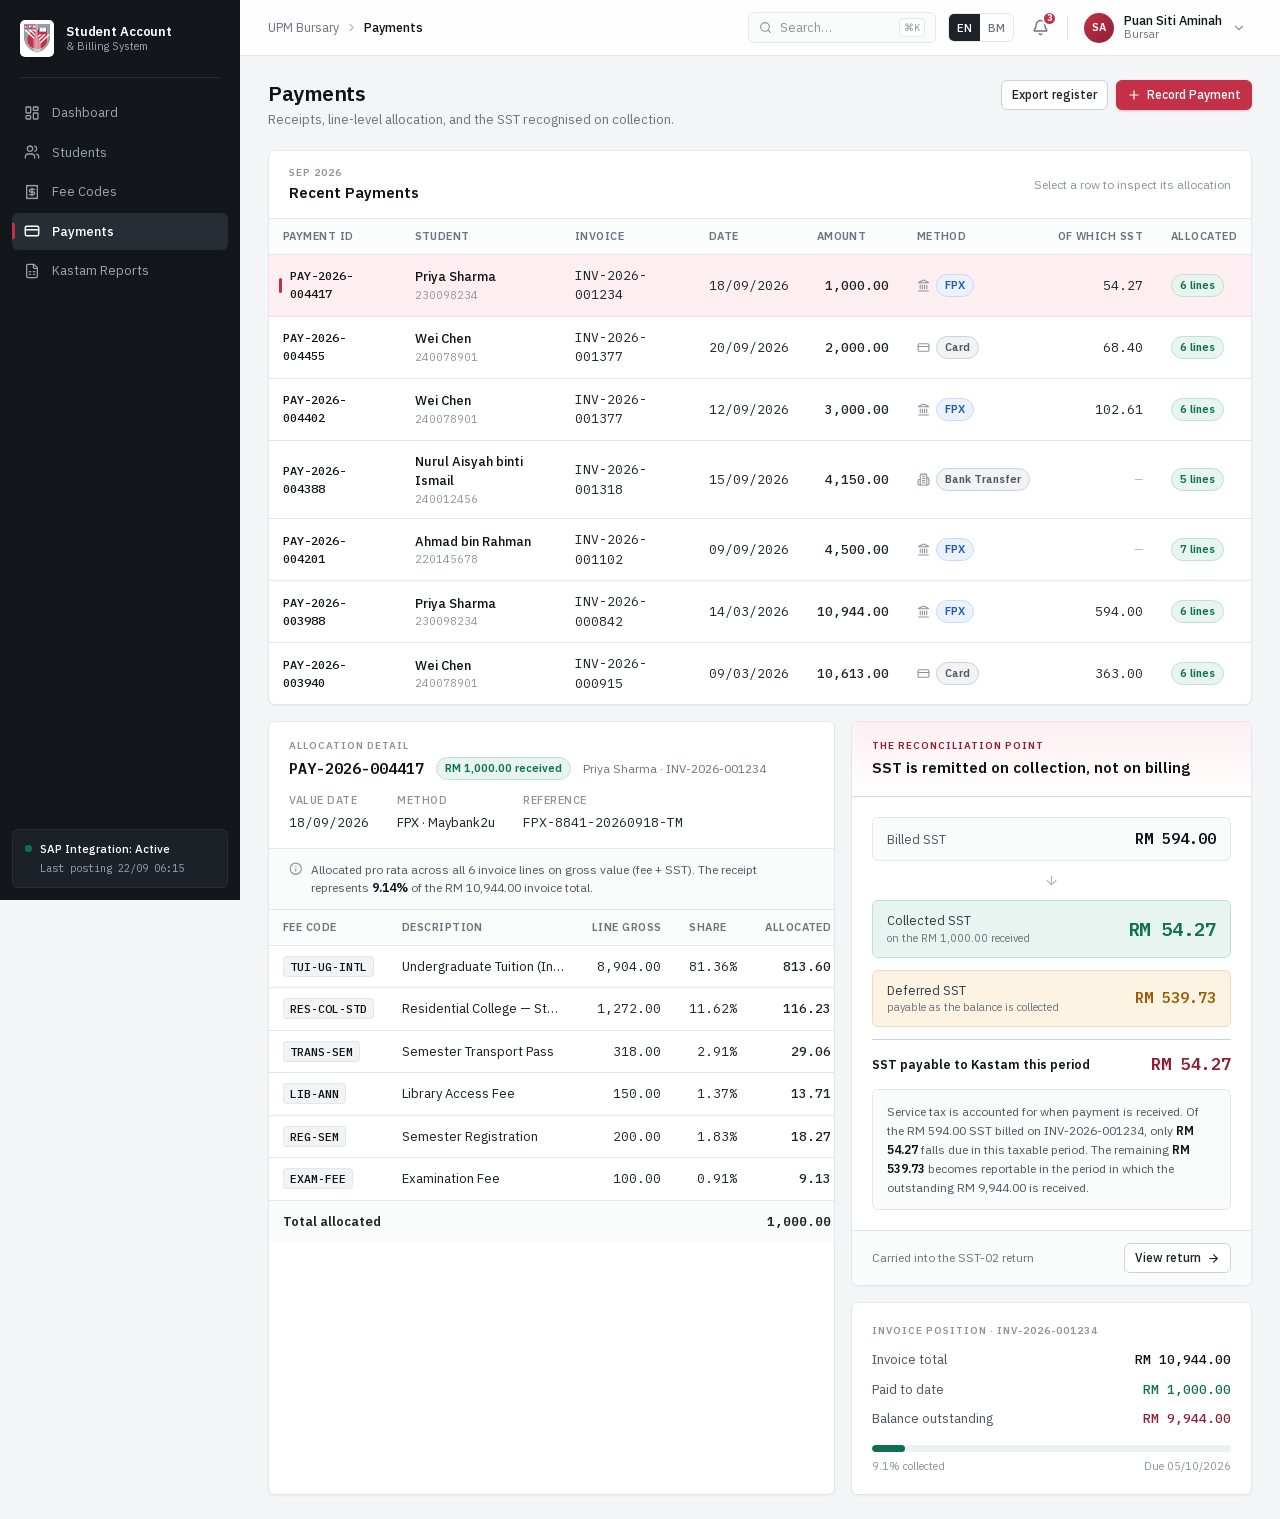
<file: payments/index.html>
<!DOCTYPE html><!--SqrQbJ8BgiQf7fdoNPvJA--><html lang="en" class="__variable_c8daab __variable_595324"><head><meta charSet="utf-8"/><meta name="viewport" content="width=device-width, initial-scale=1"/><link rel="preload" as="image" href="/upm-crest.png"/><link rel="stylesheet" href="/_next/static/css/1c11aca23576cb8a.css" data-precedence="next"/><link rel="preload" as="script" fetchPriority="low" href="/_next/static/chunks/webpack-ba4cfe6648193eba.js"/><script src="/_next/static/chunks/4bd1b696-c023c6e3521b1417.js" async=""></script><script src="/_next/static/chunks/255-a85cef9cc3a04b12.js" async=""></script><script src="/_next/static/chunks/main-app-887c26fa36090765.js" async=""></script><script src="/_next/static/chunks/665-15db27061936d8d4.js" async=""></script><script src="/_next/static/chunks/509-163aa2d796fcfe71.js" async=""></script><script src="/_next/static/chunks/app/layout-a550c12d648f3353.js" async=""></script><script src="/_next/static/chunks/191-fcd17cd9782e7c21.js" async=""></script><script src="/_next/static/chunks/app/page-1416e06338acb2ba.js" async=""></script><script src="/_next/static/chunks/app/payments/page-3f741a77393a4c33.js" async=""></script><title>UPM · Student Account &amp; Billing System</title><meta name="description" content="Student billing, automated SST determination and Kastam SST-02 reporting for Universiti Putra Malaysia."/><meta name="robots" content="noindex, nofollow"/><script src="/_next/static/chunks/polyfills-42372ed130431b0a.js" noModule=""></script></head><body class="font-sans antialiased"><div hidden=""><!--$--><!--/$--></div><div class="min-h-screen"><aside class="fixed inset-y-0 left-0 w-[240px] bg-shell flex flex-col z-30"><div class="px-5 pt-5 pb-5"><a class="flex items-center gap-3 group" href="/"><span class="bg-white rounded-[5px] p-1 shrink-0 shadow-[0_1px_3px_rgba(0,0,0,0.3)]"><img alt="Universiti Putra Malaysia" width="299" height="334" decoding="async" data-nimg="1" style="color:transparent;width:26px;height:auto" src="/upm-crest.png"/></span><span class="min-w-0"><span class="block text-white text-[13px] font-semibold leading-tight tracking-[-0.01em]">Student Account</span><span class="block text-shell-text text-[11px] leading-tight">&amp; Billing System</span></span></a></div><div class="mx-5 h-px bg-shell-3"></div><nav class="flex-1 px-3 py-4 space-y-0.5"><a class="relative flex items-center gap-3 px-3 py-[9px] rounded-[6px] text-[13px] transition-colors duration-100 text-shell-text hover:text-white hover:bg-shell-2" href="/"><svg xmlns="http://www.w3.org/2000/svg" width="16" height="16" viewBox="0 0 24 24" fill="none" stroke="currentColor" stroke-width="1.9" stroke-linecap="round" stroke-linejoin="round" class="lucide lucide-layout-dashboard" aria-hidden="true"><rect width="7" height="9" x="3" y="3" rx="1"></rect><rect width="7" height="5" x="14" y="3" rx="1"></rect><rect width="7" height="9" x="14" y="12" rx="1"></rect><rect width="7" height="5" x="3" y="16" rx="1"></rect></svg>Dashboard</a><a class="relative flex items-center gap-3 px-3 py-[9px] rounded-[6px] text-[13px] transition-colors duration-100 text-shell-text hover:text-white hover:bg-shell-2" href="/students/"><svg xmlns="http://www.w3.org/2000/svg" width="16" height="16" viewBox="0 0 24 24" fill="none" stroke="currentColor" stroke-width="1.9" stroke-linecap="round" stroke-linejoin="round" class="lucide lucide-users" aria-hidden="true"><path d="M16 21v-2a4 4 0 0 0-4-4H6a4 4 0 0 0-4 4v2"></path><path d="M16 3.128a4 4 0 0 1 0 7.744"></path><path d="M22 21v-2a4 4 0 0 0-3-3.87"></path><circle cx="9" cy="7" r="4"></circle></svg>Students</a><a class="relative flex items-center gap-3 px-3 py-[9px] rounded-[6px] text-[13px] transition-colors duration-100 text-shell-text hover:text-white hover:bg-shell-2" href="/fee-codes/"><svg xmlns="http://www.w3.org/2000/svg" width="16" height="16" viewBox="0 0 24 24" fill="none" stroke="currentColor" stroke-width="1.9" stroke-linecap="round" stroke-linejoin="round" class="lucide lucide-receipt" aria-hidden="true"><path d="M4 2v20l2-1 2 1 2-1 2 1 2-1 2 1 2-1 2 1V2l-2 1-2-1-2 1-2-1-2 1-2-1-2 1Z"></path><path d="M16 8h-6a2 2 0 1 0 0 4h4a2 2 0 1 1 0 4H8"></path><path d="M12 17.5v-11"></path></svg>Fee Codes</a><a class="relative flex items-center gap-3 px-3 py-[9px] rounded-[6px] text-[13px] transition-colors duration-100 bg-shell-3 text-white font-medium" href="/payments/"><span class="absolute left-0 top-1/2 -translate-y-1/2 w-[3px] h-[17px] rounded-r bg-crimson"></span><svg xmlns="http://www.w3.org/2000/svg" width="16" height="16" viewBox="0 0 24 24" fill="none" stroke="currentColor" stroke-width="2.2" stroke-linecap="round" stroke-linejoin="round" class="lucide lucide-credit-card" aria-hidden="true"><rect width="20" height="14" x="2" y="5" rx="2"></rect><line x1="2" x2="22" y1="10" y2="10"></line></svg>Payments</a><a class="relative flex items-center gap-3 px-3 py-[9px] rounded-[6px] text-[13px] transition-colors duration-100 text-shell-text hover:text-white hover:bg-shell-2" href="/reports/sst/"><svg xmlns="http://www.w3.org/2000/svg" width="16" height="16" viewBox="0 0 24 24" fill="none" stroke="currentColor" stroke-width="1.9" stroke-linecap="round" stroke-linejoin="round" class="lucide lucide-file-spreadsheet" aria-hidden="true"><path d="M15 2H6a2 2 0 0 0-2 2v16a2 2 0 0 0 2 2h12a2 2 0 0 0 2-2V7Z"></path><path d="M14 2v4a2 2 0 0 0 2 2h4"></path><path d="M8 13h2"></path><path d="M14 13h2"></path><path d="M8 17h2"></path><path d="M14 17h2"></path></svg>Kastam Reports</a></nav><div class="p-3"><div class="rounded-[6px] border border-shell-3 bg-shell-2 px-3 py-2.5"><div class="flex items-center gap-2"><span class="relative flex w-[7px] h-[7px] shrink-0"><span class="absolute inline-flex w-full h-full rounded-full bg-ok opacity-60 animate-ping"></span><span class="relative inline-flex w-[7px] h-[7px] rounded-full bg-ok"></span></span><span class="text-[11.5px] text-white font-medium">SAP Integration: Active</span></div><div class="text-[10.5px] text-shell-text mt-1 pl-[15px] font-mono tnum">Last posting 22/09 06:15</div></div></div></aside><div class="pl-[240px]"><header class="sticky top-0 z-20 h-[56px] bg-surface/85 backdrop-blur-md border-b border-line flex items-center justify-between px-7"><nav class="flex items-center gap-1.5 text-[12.5px] min-w-0"><span class="flex items-center gap-1.5 min-w-0"><a class="text-ink-500 hover:text-crimson transition-colors truncate" href="/">UPM Bursary</a></span><span class="flex items-center gap-1.5 min-w-0"><svg xmlns="http://www.w3.org/2000/svg" width="13" height="13" viewBox="0 0 24 24" fill="none" stroke="currentColor" stroke-width="2" stroke-linecap="round" stroke-linejoin="round" class="lucide lucide-chevron-right text-ink-300 shrink-0" aria-hidden="true"><path d="m9 18 6-6-6-6"></path></svg><span class="text-ink-900 font-medium truncate">Payments</span></span></nav><div class="flex items-center gap-3 shrink-0"><div class="hidden lg:flex items-center gap-2 text-[12.5px] text-ink-400 border border-line rounded-[6px] px-2.5 py-[5px] w-[188px] bg-[#fafbfb]"><svg xmlns="http://www.w3.org/2000/svg" width="13" height="13" viewBox="0 0 24 24" fill="none" stroke="currentColor" stroke-width="2" stroke-linecap="round" stroke-linejoin="round" class="lucide lucide-search" aria-hidden="true"><path d="m21 21-4.34-4.34"></path><circle cx="11" cy="11" r="8"></circle></svg><span>Search…</span><kbd class="ml-auto text-[10px] font-mono border border-line rounded px-1 py-px text-ink-400 bg-surface">⌘K</kbd></div><div class="flex items-center border border-line rounded-[6px] overflow-hidden text-[11.5px] font-medium"><button class="px-2 py-[5px] transition-colors bg-ink-800 text-white">EN</button><button class="px-2 py-[5px] transition-colors text-ink-500 hover:bg-[#f1f3f4]">BM</button></div><button class="relative text-ink-500 hover:text-ink-900 hover:bg-[#f1f3f4] rounded-[6px] p-1.5 transition-colors"><svg xmlns="http://www.w3.org/2000/svg" width="17" height="17" viewBox="0 0 24 24" fill="none" stroke="currentColor" stroke-width="2" stroke-linecap="round" stroke-linejoin="round" class="lucide lucide-bell" aria-hidden="true"><path d="M10.268 21a2 2 0 0 0 3.464 0"></path><path d="M3.262 15.326A1 1 0 0 0 4 17h16a1 1 0 0 0 .74-1.673C19.41 13.956 18 12.499 18 8A6 6 0 0 0 6 8c0 4.499-1.411 5.956-2.738 7.326"></path></svg><span class="absolute -top-0.5 -right-0.5 w-[15px] h-[15px] rounded-full bg-crimson text-white text-[9.5px] font-bold flex items-center justify-center border-2 border-surface">3</span></button><div class="w-px h-6 bg-line"></div><div class="relative"><button class="flex items-center gap-2.5 hover:bg-[#f1f3f4] rounded-[6px] pl-1 pr-1.5 py-1 transition-colors"><span class="w-[30px] h-[30px] rounded-full bg-gradient-to-br from-crimson to-crimson-700 text-white text-[11px] font-semibold flex items-center justify-center shrink-0">SA</span><span class="text-left hidden md:block"><span class="block text-[12.5px] font-medium text-ink-900 leading-tight">Puan Siti Aminah</span><span class="block text-[11px] text-ink-500 leading-tight">Bursar</span></span><svg xmlns="http://www.w3.org/2000/svg" width="14" height="14" viewBox="0 0 24 24" fill="none" stroke="currentColor" stroke-width="2" stroke-linecap="round" stroke-linejoin="round" class="lucide lucide-chevron-down text-ink-400" aria-hidden="true"><path d="m6 9 6 6 6-6"></path></svg></button></div></div></header><main class="px-7 py-6 max-w-[1560px]"><div class="flex items-start justify-between gap-6 mb-5"><div><h1 class="text-[21px] font-semibold text-ink-900 tracking-[-0.02em] leading-tight">Payments</h1><p class="text-[13px] text-ink-500 mt-1">Receipts, line-level allocation, and the SST recognised on collection.</p></div><div class="flex items-center gap-2 shrink-0"><button type="button" class="inline-flex items-center justify-center border rounded-[6px] font-medium transition-colors duration-100 focus:outline-none focus-visible:ring-2 focus-visible:ring-crimson/35 bg-surface text-ink-800 border-line-strong hover:bg-[#f7f8f9] hover:border-ink-300 text-[12px] px-2.5 py-[5px] gap-1.5 ">Export register</button><button type="button" class="inline-flex items-center justify-center border rounded-[6px] font-medium transition-colors duration-100 focus:outline-none focus-visible:ring-2 focus-visible:ring-crimson/35 bg-crimson text-white border-crimson hover:bg-crimson-600 hover:border-crimson-600 shadow-[0_1px_2px_rgba(164,32,58,0.25)] text-[12px] px-2.5 py-[5px] gap-1.5 "><svg xmlns="http://www.w3.org/2000/svg" width="14" height="14" viewBox="0 0 24 24" fill="none" stroke="currentColor" stroke-width="2" stroke-linecap="round" stroke-linejoin="round" class="lucide lucide-plus" aria-hidden="true"><path d="M5 12h14"></path><path d="M12 5v14"></path></svg>Record Payment</button></div></div><section class="bg-surface border border-line rounded-[7px] shadow-[0_1px_2px_rgba(15,19,23,0.04)]  mb-4 overflow-hidden rise"><div class="px-5 py-3.5 border-b border-line flex items-center justify-between"><div><div class="eyebrow mb-0.5">Sep 2026</div><h2 class="text-[15px] font-semibold text-ink-900">Recent Payments</h2></div><span class="text-[12px] text-ink-400">Select a row to inspect its allocation</span></div><div class="overflow-x-auto"><table class="tbl"><thead><tr><th>Payment ID</th><th>Student</th><th>Invoice</th><th>Date</th><th class="text-right">Amount</th><th>Method</th><th class="text-right">of which SST</th><th>Allocated</th></tr></thead><tbody><tr class="row-link !bg-crimson-tint"><td><span class="flex items-center gap-2"><span class="w-[3px] h-[15px] rounded bg-crimson -ml-1"></span><span class="font-mono tnum text-[12px] font-medium text-ink-900">PAY-2026-004417</span></span></td><td><a class="text-ink-900 font-medium hover:text-crimson transition-colors" href="/students/230098234/">Priya Sharma</a><span class="block text-[11px] text-ink-400 font-mono tnum">230098234</span></td><td class="font-mono tnum text-[12px] text-ink-600">INV-2026-001234</td><td class="font-mono tnum text-[12px] text-ink-600">18/09/2026</td><td class="text-right font-mono tnum font-medium text-ink-900">1,000.00</td><td><span class="flex items-center gap-1.5"><svg xmlns="http://www.w3.org/2000/svg" width="13" height="13" viewBox="0 0 24 24" fill="none" stroke="currentColor" stroke-width="2" stroke-linecap="round" stroke-linejoin="round" class="lucide lucide-landmark text-ink-400" aria-hidden="true"><path d="M10 18v-7"></path><path d="M11.12 2.198a2 2 0 0 1 1.76.006l7.866 3.847c.476.233.31.949-.22.949H3.474c-.53 0-.695-.716-.22-.949z"></path><path d="M14 18v-7"></path><path d="M18 18v-7"></path><path d="M3 22h18"></path><path d="M6 18v-7"></path></svg><span class="inline-flex items-center gap-1.5 border rounded-full px-2 py-[2px] text-[11px] font-semibold leading-[17px] whitespace-nowrap bg-info-tint text-info border-info-line ">FPX</span></span></td><td class="text-right font-mono tnum">54.27</td><td><span class="inline-flex items-center gap-1.5 border rounded-full px-2 py-[2px] text-[11px] font-semibold leading-[17px] whitespace-nowrap bg-ok-tint text-ok border-ok-line ">6<!-- --> line<!-- -->s</span></td></tr><tr class="row-link "><td><span class="flex items-center gap-2"><span class="font-mono tnum text-[12px] font-medium text-ink-900">PAY-2026-004455</span></span></td><td><a class="text-ink-900 font-medium hover:text-crimson transition-colors" href="/students/240078901/">Wei Chen</a><span class="block text-[11px] text-ink-400 font-mono tnum">240078901</span></td><td class="font-mono tnum text-[12px] text-ink-600">INV-2026-001377</td><td class="font-mono tnum text-[12px] text-ink-600">20/09/2026</td><td class="text-right font-mono tnum font-medium text-ink-900">2,000.00</td><td><span class="flex items-center gap-1.5"><svg xmlns="http://www.w3.org/2000/svg" width="13" height="13" viewBox="0 0 24 24" fill="none" stroke="currentColor" stroke-width="2" stroke-linecap="round" stroke-linejoin="round" class="lucide lucide-credit-card text-ink-400" aria-hidden="true"><rect width="20" height="14" x="2" y="5" rx="2"></rect><line x1="2" x2="22" y1="10" y2="10"></line></svg><span class="inline-flex items-center gap-1.5 border rounded-full px-2 py-[2px] text-[11px] font-semibold leading-[17px] whitespace-nowrap bg-[#f1f3f4] text-ink-600 border-line-strong ">Card</span></span></td><td class="text-right font-mono tnum">68.40</td><td><span class="inline-flex items-center gap-1.5 border rounded-full px-2 py-[2px] text-[11px] font-semibold leading-[17px] whitespace-nowrap bg-ok-tint text-ok border-ok-line ">6<!-- --> line<!-- -->s</span></td></tr><tr class="row-link "><td><span class="flex items-center gap-2"><span class="font-mono tnum text-[12px] font-medium text-ink-900">PAY-2026-004402</span></span></td><td><a class="text-ink-900 font-medium hover:text-crimson transition-colors" href="/students/240078901/">Wei Chen</a><span class="block text-[11px] text-ink-400 font-mono tnum">240078901</span></td><td class="font-mono tnum text-[12px] text-ink-600">INV-2026-001377</td><td class="font-mono tnum text-[12px] text-ink-600">12/09/2026</td><td class="text-right font-mono tnum font-medium text-ink-900">3,000.00</td><td><span class="flex items-center gap-1.5"><svg xmlns="http://www.w3.org/2000/svg" width="13" height="13" viewBox="0 0 24 24" fill="none" stroke="currentColor" stroke-width="2" stroke-linecap="round" stroke-linejoin="round" class="lucide lucide-landmark text-ink-400" aria-hidden="true"><path d="M10 18v-7"></path><path d="M11.12 2.198a2 2 0 0 1 1.76.006l7.866 3.847c.476.233.31.949-.22.949H3.474c-.53 0-.695-.716-.22-.949z"></path><path d="M14 18v-7"></path><path d="M18 18v-7"></path><path d="M3 22h18"></path><path d="M6 18v-7"></path></svg><span class="inline-flex items-center gap-1.5 border rounded-full px-2 py-[2px] text-[11px] font-semibold leading-[17px] whitespace-nowrap bg-info-tint text-info border-info-line ">FPX</span></span></td><td class="text-right font-mono tnum">102.61</td><td><span class="inline-flex items-center gap-1.5 border rounded-full px-2 py-[2px] text-[11px] font-semibold leading-[17px] whitespace-nowrap bg-ok-tint text-ok border-ok-line ">6<!-- --> line<!-- -->s</span></td></tr><tr class="row-link "><td><span class="flex items-center gap-2"><span class="font-mono tnum text-[12px] font-medium text-ink-900">PAY-2026-004388</span></span></td><td><a class="text-ink-900 font-medium hover:text-crimson transition-colors" href="/students/240012456/">Nurul Aisyah binti Ismail</a><span class="block text-[11px] text-ink-400 font-mono tnum">240012456</span></td><td class="font-mono tnum text-[12px] text-ink-600">INV-2026-001318</td><td class="font-mono tnum text-[12px] text-ink-600">15/09/2026</td><td class="text-right font-mono tnum font-medium text-ink-900">4,150.00</td><td><span class="flex items-center gap-1.5"><svg xmlns="http://www.w3.org/2000/svg" width="13" height="13" viewBox="0 0 24 24" fill="none" stroke="currentColor" stroke-width="2" stroke-linecap="round" stroke-linejoin="round" class="lucide lucide-building2 lucide-building-2 text-ink-400" aria-hidden="true"><path d="M6 22V4a2 2 0 0 1 2-2h8a2 2 0 0 1 2 2v18Z"></path><path d="M6 12H4a2 2 0 0 0-2 2v6a2 2 0 0 0 2 2h2"></path><path d="M18 9h2a2 2 0 0 1 2 2v9a2 2 0 0 1-2 2h-2"></path><path d="M10 6h4"></path><path d="M10 10h4"></path><path d="M10 14h4"></path><path d="M10 18h4"></path></svg><span class="inline-flex items-center gap-1.5 border rounded-full px-2 py-[2px] text-[11px] font-semibold leading-[17px] whitespace-nowrap bg-[#f1f3f4] text-ink-600 border-line-strong ">Bank Transfer</span></span></td><td class="text-right font-mono tnum"><span class="text-ink-300">—</span></td><td><span class="inline-flex items-center gap-1.5 border rounded-full px-2 py-[2px] text-[11px] font-semibold leading-[17px] whitespace-nowrap bg-ok-tint text-ok border-ok-line ">5<!-- --> line<!-- -->s</span></td></tr><tr class="row-link "><td><span class="flex items-center gap-2"><span class="font-mono tnum text-[12px] font-medium text-ink-900">PAY-2026-004201</span></span></td><td><a class="text-ink-900 font-medium hover:text-crimson transition-colors" href="/students/220145678/">Ahmad bin Rahman</a><span class="block text-[11px] text-ink-400 font-mono tnum">220145678</span></td><td class="font-mono tnum text-[12px] text-ink-600">INV-2026-001102</td><td class="font-mono tnum text-[12px] text-ink-600">09/09/2026</td><td class="text-right font-mono tnum font-medium text-ink-900">4,500.00</td><td><span class="flex items-center gap-1.5"><svg xmlns="http://www.w3.org/2000/svg" width="13" height="13" viewBox="0 0 24 24" fill="none" stroke="currentColor" stroke-width="2" stroke-linecap="round" stroke-linejoin="round" class="lucide lucide-landmark text-ink-400" aria-hidden="true"><path d="M10 18v-7"></path><path d="M11.12 2.198a2 2 0 0 1 1.76.006l7.866 3.847c.476.233.31.949-.22.949H3.474c-.53 0-.695-.716-.22-.949z"></path><path d="M14 18v-7"></path><path d="M18 18v-7"></path><path d="M3 22h18"></path><path d="M6 18v-7"></path></svg><span class="inline-flex items-center gap-1.5 border rounded-full px-2 py-[2px] text-[11px] font-semibold leading-[17px] whitespace-nowrap bg-info-tint text-info border-info-line ">FPX</span></span></td><td class="text-right font-mono tnum"><span class="text-ink-300">—</span></td><td><span class="inline-flex items-center gap-1.5 border rounded-full px-2 py-[2px] text-[11px] font-semibold leading-[17px] whitespace-nowrap bg-ok-tint text-ok border-ok-line ">7<!-- --> line<!-- -->s</span></td></tr><tr class="row-link "><td><span class="flex items-center gap-2"><span class="font-mono tnum text-[12px] font-medium text-ink-900">PAY-2026-003988</span></span></td><td><a class="text-ink-900 font-medium hover:text-crimson transition-colors" href="/students/230098234/">Priya Sharma</a><span class="block text-[11px] text-ink-400 font-mono tnum">230098234</span></td><td class="font-mono tnum text-[12px] text-ink-600">INV-2026-000842</td><td class="font-mono tnum text-[12px] text-ink-600">14/03/2026</td><td class="text-right font-mono tnum font-medium text-ink-900">10,944.00</td><td><span class="flex items-center gap-1.5"><svg xmlns="http://www.w3.org/2000/svg" width="13" height="13" viewBox="0 0 24 24" fill="none" stroke="currentColor" stroke-width="2" stroke-linecap="round" stroke-linejoin="round" class="lucide lucide-landmark text-ink-400" aria-hidden="true"><path d="M10 18v-7"></path><path d="M11.12 2.198a2 2 0 0 1 1.76.006l7.866 3.847c.476.233.31.949-.22.949H3.474c-.53 0-.695-.716-.22-.949z"></path><path d="M14 18v-7"></path><path d="M18 18v-7"></path><path d="M3 22h18"></path><path d="M6 18v-7"></path></svg><span class="inline-flex items-center gap-1.5 border rounded-full px-2 py-[2px] text-[11px] font-semibold leading-[17px] whitespace-nowrap bg-info-tint text-info border-info-line ">FPX</span></span></td><td class="text-right font-mono tnum">594.00</td><td><span class="inline-flex items-center gap-1.5 border rounded-full px-2 py-[2px] text-[11px] font-semibold leading-[17px] whitespace-nowrap bg-ok-tint text-ok border-ok-line ">6<!-- --> line<!-- -->s</span></td></tr><tr class="row-link "><td><span class="flex items-center gap-2"><span class="font-mono tnum text-[12px] font-medium text-ink-900">PAY-2026-003940</span></span></td><td><a class="text-ink-900 font-medium hover:text-crimson transition-colors" href="/students/240078901/">Wei Chen</a><span class="block text-[11px] text-ink-400 font-mono tnum">240078901</span></td><td class="font-mono tnum text-[12px] text-ink-600">INV-2026-000915</td><td class="font-mono tnum text-[12px] text-ink-600">09/03/2026</td><td class="text-right font-mono tnum font-medium text-ink-900">10,613.00</td><td><span class="flex items-center gap-1.5"><svg xmlns="http://www.w3.org/2000/svg" width="13" height="13" viewBox="0 0 24 24" fill="none" stroke="currentColor" stroke-width="2" stroke-linecap="round" stroke-linejoin="round" class="lucide lucide-credit-card text-ink-400" aria-hidden="true"><rect width="20" height="14" x="2" y="5" rx="2"></rect><line x1="2" x2="22" y1="10" y2="10"></line></svg><span class="inline-flex items-center gap-1.5 border rounded-full px-2 py-[2px] text-[11px] font-semibold leading-[17px] whitespace-nowrap bg-[#f1f3f4] text-ink-600 border-line-strong ">Card</span></span></td><td class="text-right font-mono tnum">363.00</td><td><span class="inline-flex items-center gap-1.5 border rounded-full px-2 py-[2px] text-[11px] font-semibold leading-[17px] whitespace-nowrap bg-ok-tint text-ok border-ok-line ">6<!-- --> line<!-- -->s</span></td></tr></tbody></table></div></section><div class="grid grid-cols-1 xl:grid-cols-12 gap-4"><section class="bg-surface border border-line rounded-[7px] shadow-[0_1px_2px_rgba(15,19,23,0.04)]  xl:col-span-7 overflow-hidden rise"><div class="px-5 py-4 border-b border-line"><div class="eyebrow mb-1">Allocation detail</div><div class="flex flex-wrap items-center gap-x-3 gap-y-1"><span class="font-mono tnum text-[15px] font-semibold text-ink-900">PAY-2026-004417</span><span class="inline-flex items-center gap-1.5 border rounded-full px-2 py-[2px] text-[11px] font-semibold leading-[17px] whitespace-nowrap bg-ok-tint text-ok border-ok-line ">RM 1,000.00<!-- --> received</span><span class="text-[12px] text-ink-500">Priya Sharma<!-- --> · <!-- -->INV-2026-001234</span></div><dl class="flex flex-wrap gap-x-7 gap-y-2 mt-3"><div><dt class="text-[11px] font-medium uppercase tracking-[0.05em] text-ink-400 mb-1">Value date</dt><dd class="text-[13px] text-ink-800 font-mono tnum text-[12.5px]">18/09/2026</dd></div><div><dt class="text-[11px] font-medium uppercase tracking-[0.05em] text-ink-400 mb-1">Method</dt><dd class="text-[13px] text-ink-800 ">FPX · Maybank2u</dd></div><div><dt class="text-[11px] font-medium uppercase tracking-[0.05em] text-ink-400 mb-1">Reference</dt><dd class="text-[13px] text-ink-800 font-mono tnum text-[12.5px]">FPX-8841-20260918-TM</dd></div></dl></div><div class="px-5 py-3 bg-[#fafbfb] border-b border-line text-[12px] text-ink-600 flex items-start gap-2"><svg xmlns="http://www.w3.org/2000/svg" width="13.5" height="13.5" viewBox="0 0 24 24" fill="none" stroke="currentColor" stroke-width="2" stroke-linecap="round" stroke-linejoin="round" class="lucide lucide-info text-ink-400 shrink-0 mt-px" aria-hidden="true"><circle cx="12" cy="12" r="10"></circle><path d="M12 16v-4"></path><path d="M12 8h.01"></path></svg><span>Allocated pro rata across all <!-- -->6<!-- --> invoice lines on gross value (fee + SST). The receipt represents<!-- --> <span class="font-semibold text-ink-900 tnum">9.14<!-- -->%</span> <!-- -->of the <!-- -->RM 10,944.00<!-- --> invoice total.</span></div><div class="overflow-x-auto"><table class="tbl"><thead><tr><th>Fee Code</th><th>Description</th><th class="text-right">Line Gross</th><th class="text-right">Share</th><th class="text-right">Allocated</th><th class="text-right">Fee Portion</th><th class="text-right">SST Portion</th></tr></thead><tbody><tr><td class="whitespace-nowrap"><span class="font-mono text-[11.5px] font-medium text-ink-900 bg-[#f1f3f4] border border-line rounded px-1.5 py-[2px]">TUI-UG-INTL</span></td><td class="text-ink-600 max-w-[190px]"><span class="block truncate">Undergraduate Tuition (International)</span></td><td class="text-right font-mono tnum text-ink-600">8,904.00</td><td class="text-right font-mono tnum text-ink-500 text-[12px]">81.36<!-- -->%</td><td class="text-right font-mono tnum font-medium text-ink-900">813.60</td><td class="text-right font-mono tnum text-ink-600">767.55</td><td class="text-right font-mono tnum"><span class="text-crimson-700 font-medium">46.05</span></td></tr><tr><td class="whitespace-nowrap"><span class="font-mono text-[11.5px] font-medium text-ink-900 bg-[#f1f3f4] border border-line rounded px-1.5 py-[2px]">RES-COL-STD</span></td><td class="text-ink-600 max-w-[190px]"><span class="block truncate">Residential College — Standard</span></td><td class="text-right font-mono tnum text-ink-600">1,272.00</td><td class="text-right font-mono tnum text-ink-500 text-[12px]">11.62<!-- -->%</td><td class="text-right font-mono tnum font-medium text-ink-900">116.23</td><td class="text-right font-mono tnum text-ink-600">109.65</td><td class="text-right font-mono tnum"><span class="text-crimson-700 font-medium">6.58</span></td></tr><tr><td class="whitespace-nowrap"><span class="font-mono text-[11.5px] font-medium text-ink-900 bg-[#f1f3f4] border border-line rounded px-1.5 py-[2px]">TRANS-SEM</span></td><td class="text-ink-600 max-w-[190px]"><span class="block truncate">Semester Transport Pass</span></td><td class="text-right font-mono tnum text-ink-600">318.00</td><td class="text-right font-mono tnum text-ink-500 text-[12px]">2.91<!-- -->%</td><td class="text-right font-mono tnum font-medium text-ink-900">29.06</td><td class="text-right font-mono tnum text-ink-600">27.42</td><td class="text-right font-mono tnum"><span class="text-crimson-700 font-medium">1.64</span></td></tr><tr><td class="whitespace-nowrap"><span class="font-mono text-[11.5px] font-medium text-ink-900 bg-[#f1f3f4] border border-line rounded px-1.5 py-[2px]">LIB-ANN</span></td><td class="text-ink-600 max-w-[190px]"><span class="block truncate">Library Access Fee</span></td><td class="text-right font-mono tnum text-ink-600">150.00</td><td class="text-right font-mono tnum text-ink-500 text-[12px]">1.37<!-- -->%</td><td class="text-right font-mono tnum font-medium text-ink-900">13.71</td><td class="text-right font-mono tnum text-ink-600">13.71</td><td class="text-right font-mono tnum"><span class="text-ink-300">—</span></td></tr><tr><td class="whitespace-nowrap"><span class="font-mono text-[11.5px] font-medium text-ink-900 bg-[#f1f3f4] border border-line rounded px-1.5 py-[2px]">REG-SEM</span></td><td class="text-ink-600 max-w-[190px]"><span class="block truncate">Semester Registration</span></td><td class="text-right font-mono tnum text-ink-600">200.00</td><td class="text-right font-mono tnum text-ink-500 text-[12px]">1.83<!-- -->%</td><td class="text-right font-mono tnum font-medium text-ink-900">18.27</td><td class="text-right font-mono tnum text-ink-600">18.27</td><td class="text-right font-mono tnum"><span class="text-ink-300">—</span></td></tr><tr><td class="whitespace-nowrap"><span class="font-mono text-[11.5px] font-medium text-ink-900 bg-[#f1f3f4] border border-line rounded px-1.5 py-[2px]">EXAM-FEE</span></td><td class="text-ink-600 max-w-[190px]"><span class="block truncate">Examination Fee</span></td><td class="text-right font-mono tnum text-ink-600">100.00</td><td class="text-right font-mono tnum text-ink-500 text-[12px]">0.91<!-- -->%</td><td class="text-right font-mono tnum font-medium text-ink-900">9.13</td><td class="text-right font-mono tnum text-ink-600">9.13</td><td class="text-right font-mono tnum"><span class="text-ink-300">—</span></td></tr><tr class="bg-[#fafbfb]"><td colSpan="4" class="font-semibold text-ink-900">Total allocated</td><td class="text-right font-mono tnum font-semibold text-ink-900">1,000.00</td><td class="text-right font-mono tnum font-semibold text-ink-900">945.73</td><td class="text-right font-mono tnum font-semibold text-crimson-700">54.27</td></tr></tbody></table></div></section><div class="xl:col-span-5 space-y-4"><section class="bg-surface border border-line rounded-[7px] shadow-[0_1px_2px_rgba(15,19,23,0.04)]  overflow-hidden border-crimson-line rise"><div class="px-5 py-4 bg-gradient-to-b from-crimson-tint to-surface border-b border-crimson-line"><div class="eyebrow mb-1 !text-crimson-700">The reconciliation point</div><h2 class="text-[15px] font-semibold text-ink-900">SST is remitted on collection, not on billing</h2></div><div class="p-5 space-y-3"><div class="flex items-center justify-between py-2.5 px-3.5 rounded-[6px] bg-[#fafbfb] border border-line"><span class="text-[12.5px] text-ink-600">Billed SST</span><span class="font-mono tnum text-[15px] font-semibold text-ink-900">RM 594.00</span></div><div class="flex items-center justify-center"><svg xmlns="http://www.w3.org/2000/svg" width="15" height="15" viewBox="0 0 24 24" fill="none" stroke="currentColor" stroke-width="2" stroke-linecap="round" stroke-linejoin="round" class="lucide lucide-arrow-right text-ink-300 rotate-90" aria-hidden="true"><path d="M5 12h14"></path><path d="m12 5 7 7-7 7"></path></svg></div><div class="flex items-center justify-between py-2.5 px-3.5 rounded-[6px] bg-ok-tint border border-ok-line"><span class="text-[12.5px] text-ink-700">Collected SST<span class="block text-[11px] text-ink-500">on the <!-- -->RM 1,000.00<!-- --> received</span></span><span class="font-mono tnum text-[19px] font-semibold text-ok">RM 54.27</span></div><div class="flex items-center justify-between py-2.5 px-3.5 rounded-[6px] bg-warn-tint border border-warn-line"><span class="text-[12.5px] text-ink-700">Deferred SST<span class="block text-[11px] text-ink-500">payable as the balance is collected</span></span><span class="font-mono tnum text-[15px] font-semibold text-warn">RM 539.73</span></div><div class="pt-3 mt-1 border-t border-line-strong flex items-center justify-between"><span class="text-[12.5px] font-semibold text-ink-900">SST payable to Kastam this period</span><span class="font-mono tnum text-[17px] font-semibold text-crimson-700">RM 54.27</span></div><p class="text-[12px] text-ink-600 leading-[19px] bg-[#fafbfb] border border-line rounded-[6px] px-3.5 py-3">Service tax is accounted for when payment is received. Of the<!-- --> <!-- -->RM 594.00<!-- --> SST billed on <!-- -->INV-2026-001234<!-- -->, only<!-- --> <span class="font-semibold text-ink-900">RM 54.27</span> <!-- -->falls due in this taxable period. The remaining<!-- --> <span class="font-semibold text-ink-900">RM 539.73</span> <!-- -->becomes reportable in the period in which the outstanding<!-- --> <!-- -->RM 9,944.00<!-- --> is received.</p></div><div class="px-5 py-3 border-t border-line bg-[#fafbfb] flex items-center justify-between"><span class="text-[12px] text-ink-500">Carried into the SST-02 return</span><a href="/reports/sst/"><button type="button" class="inline-flex items-center justify-center border rounded-[6px] font-medium transition-colors duration-100 focus:outline-none focus-visible:ring-2 focus-visible:ring-crimson/35 bg-surface text-ink-800 border-line-strong hover:bg-[#f7f8f9] hover:border-ink-300 text-[12px] px-2.5 py-[5px] gap-1.5 ">View return<svg xmlns="http://www.w3.org/2000/svg" width="13" height="13" viewBox="0 0 24 24" fill="none" stroke="currentColor" stroke-width="2" stroke-linecap="round" stroke-linejoin="round" class="lucide lucide-arrow-right" aria-hidden="true"><path d="M5 12h14"></path><path d="m12 5 7 7-7 7"></path></svg></button></a></div></section><section class="bg-surface border border-line rounded-[7px] shadow-[0_1px_2px_rgba(15,19,23,0.04)] p-5 rise"><div class="eyebrow mb-3">Invoice position · <!-- -->INV-2026-001234</div><dl class="space-y-2.5"><div class="flex justify-between text-[13px]"><dt class="text-ink-600">Invoice total</dt><dd class="font-mono tnum font-medium text-ink-900">RM 10,944.00</dd></div><div class="flex justify-between text-[13px]"><dt class="text-ink-600">Paid to date</dt><dd class="font-mono tnum font-medium text-ok">RM 1,000.00</dd></div><div class="flex justify-between text-[13px]"><dt class="text-ink-600">Balance outstanding</dt><dd class="font-mono tnum font-medium text-crimson-700">RM 9,944.00</dd></div></dl><div class="mt-4 h-[7px] rounded-full bg-[#eef0f2] overflow-hidden"><div class="h-full bg-ok rounded-full transition-all duration-500" style="width:9.137426900584796%"></div></div><div class="flex justify-between text-[11px] text-ink-400 mt-1.5 tnum"><span>9.1<!-- -->% collected</span><span>Due <!-- -->05/10/2026</span></div></section></div></div><!--$--><!--/$--></main></div></div><div class="fixed bottom-6 right-6 z-[60] flex flex-col gap-2 items-end"></div><script src="/_next/static/chunks/webpack-ba4cfe6648193eba.js" id="_R_" async=""></script><script>(self.__next_f=self.__next_f||[]).push([0])</script><script>self.__next_f.push([1,"1:\"$Sreact.fragment\"\n2:I[1494,[\"665\",\"static/chunks/665-15db27061936d8d4.js\",\"509\",\"static/chunks/509-163aa2d796fcfe71.js\",\"177\",\"static/chunks/app/layout-a550c12d648f3353.js\"],\"ToastProvider\"]\n3:I[509,[\"665\",\"static/chunks/665-15db27061936d8d4.js\",\"191\",\"static/chunks/191-fcd17cd9782e7c21.js\",\"509\",\"static/chunks/509-163aa2d796fcfe71.js\",\"974\",\"static/chunks/app/page-1416e06338acb2ba.js\"],\"AppShell\"]\n4:I[9766,[],\"\"]\n5:I[8924,[],\"\"]\n6:I[1959,[],\"ClientPageRoot\"]\n7:I[1255,[\"665\",\"static/chunks/665-15db27061936d8d4.js\",\"509\",\"static/chunks/509-163aa2d796fcfe71.js\",\"188\",\"static/chunks/app/payments/page-3f741a77393a4c33.js\"],\"default\"]\na:I[4431,[],\"OutletBoundary\"]\nc:I[5278,[],\"AsyncMetadataOutlet\"]\ne:I[4431,[],\"ViewportBoundary\"]\n10:I[4431,[],\"MetadataBoundary\"]\n11:\"$Sreact.suspense\"\n13:I[7150,[],\"\"]\n:HL[\"/_next/static/css/1c11aca23576cb8a.css\",\"style\"]\n"])</script><script>self.__next_f.push([1,"0:{\"P\":null,\"b\":\"SqrQbJ8BgiQf7fdoNPvJA\",\"p\":\"\",\"c\":[\"\",\"payments\",\"\"],\"i\":false,\"f\":[[[\"\",{\"children\":[\"payments\",{\"children\":[\"__PAGE__\",{}]}]},\"$undefined\",\"$undefined\",true],[\"\",[\"$\",\"$1\",\"c\",{\"children\":[[[\"$\",\"link\",\"0\",{\"rel\":\"stylesheet\",\"href\":\"/_next/static/css/1c11aca23576cb8a.css\",\"precedence\":\"next\",\"crossOrigin\":\"$undefined\",\"nonce\":\"$undefined\"}]],[\"$\",\"html\",null,{\"lang\":\"en\",\"className\":\"__variable_c8daab __variable_595324\",\"children\":[\"$\",\"body\",null,{\"className\":\"font-sans antialiased\",\"children\":[\"$\",\"$L2\",null,{\"children\":[\"$\",\"$L3\",null,{\"children\":[\"$\",\"$L4\",null,{\"parallelRouterKey\":\"children\",\"error\":\"$undefined\",\"errorStyles\":\"$undefined\",\"errorScripts\":\"$undefined\",\"template\":[\"$\",\"$L5\",null,{}],\"templateStyles\":\"$undefined\",\"templateScripts\":\"$undefined\",\"notFound\":[[[\"$\",\"title\",null,{\"children\":\"404: This page could not be found.\"}],[\"$\",\"div\",null,{\"style\":{\"fontFamily\":\"system-ui,\\\"Segoe UI\\\",Roboto,Helvetica,Arial,sans-serif,\\\"Apple Color Emoji\\\",\\\"Segoe UI Emoji\\\"\",\"height\":\"100vh\",\"textAlign\":\"center\",\"display\":\"flex\",\"flexDirection\":\"column\",\"alignItems\":\"center\",\"justifyContent\":\"center\"},\"children\":[\"$\",\"div\",null,{\"children\":[[\"$\",\"style\",null,{\"dangerouslySetInnerHTML\":{\"__html\":\"body{color:#000;background:#fff;margin:0}.next-error-h1{border-right:1px solid rgba(0,0,0,.3)}@media (prefers-color-scheme:dark){body{color:#fff;background:#000}.next-error-h1{border-right:1px solid rgba(255,255,255,.3)}}\"}}],[\"$\",\"h1\",null,{\"className\":\"next-error-h1\",\"style\":{\"display\":\"inline-block\",\"margin\":\"0 20px 0 0\",\"padding\":\"0 23px 0 0\",\"fontSize\":24,\"fontWeight\":500,\"verticalAlign\":\"top\",\"lineHeight\":\"49px\"},\"children\":404}],[\"$\",\"div\",null,{\"style\":{\"display\":\"inline-block\"},\"children\":[\"$\",\"h2\",null,{\"style\":{\"fontSize\":14,\"fontWeight\":400,\"lineHeight\":\"49px\",\"margin\":0},\"children\":\"This page could not be found.\"}]}]]}]}]],[]],\"forbidden\":\"$undefined\",\"unauthorized\":\"$undefined\"}]}]}]}]}]]}],{\"children\":[\"payments\",[\"$\",\"$1\",\"c\",{\"children\":[null,[\"$\",\"$L4\",null,{\"parallelRouterKey\":\"children\",\"error\":\"$undefined\",\"errorStyles\":\"$undefined\",\"errorScripts\":\"$undefined\",\"template\":[\"$\",\"$L5\",null,{}],\"templateStyles\":\"$undefined\",\"templateScripts\":\"$undefined\",\"notFound\":\"$undefined\",\"forbidden\":\"$undefined\",\"unauthorized\":\"$undefined\"}]]}],{\"children\":[\"__PAGE__\",[\"$\",\"$1\",\"c\",{\"children\":[[\"$\",\"$L6\",null,{\"Component\":\"$7\",\"searchParams\":{},\"params\":{},\"promises\":[\"$@8\",\"$@9\"]}],null,[\"$\",\"$La\",null,{\"children\":[\"$Lb\",[\"$\",\"$Lc\",null,{\"promise\":\"$@d\"}]]}]]}],{},null,false]},null,false]},null,false],[\"$\",\"$1\",\"h\",{\"children\":[null,[[\"$\",\"$Le\",null,{\"children\":\"$Lf\"}],null],[\"$\",\"$L10\",null,{\"children\":[\"$\",\"div\",null,{\"hidden\":true,\"children\":[\"$\",\"$11\",null,{\"fallback\":null,\"children\":\"$L12\"}]}]}]]}],false]],\"m\":\"$undefined\",\"G\":[\"$13\",[]],\"s\":false,\"S\":true}\n"])</script><script>self.__next_f.push([1,"8:{}\n9:\"$0:f:0:1:2:children:2:children:1:props:children:0:props:params\"\n"])</script><script>self.__next_f.push([1,"f:[[\"$\",\"meta\",\"0\",{\"charSet\":\"utf-8\"}],[\"$\",\"meta\",\"1\",{\"name\":\"viewport\",\"content\":\"width=device-width, initial-scale=1\"}]]\nb:null\n"])</script><script>self.__next_f.push([1,"d:{\"metadata\":[[\"$\",\"title\",\"0\",{\"children\":\"UPM · Student Account \u0026 Billing System\"}],[\"$\",\"meta\",\"1\",{\"name\":\"description\",\"content\":\"Student billing, automated SST determination and Kastam SST-02 reporting for Universiti Putra Malaysia.\"}],[\"$\",\"meta\",\"2\",{\"name\":\"robots\",\"content\":\"noindex, nofollow\"}]],\"error\":null,\"digest\":\"$undefined\"}\n"])</script><script>self.__next_f.push([1,"12:\"$d:metadata\"\n"])</script></body></html>
</file>
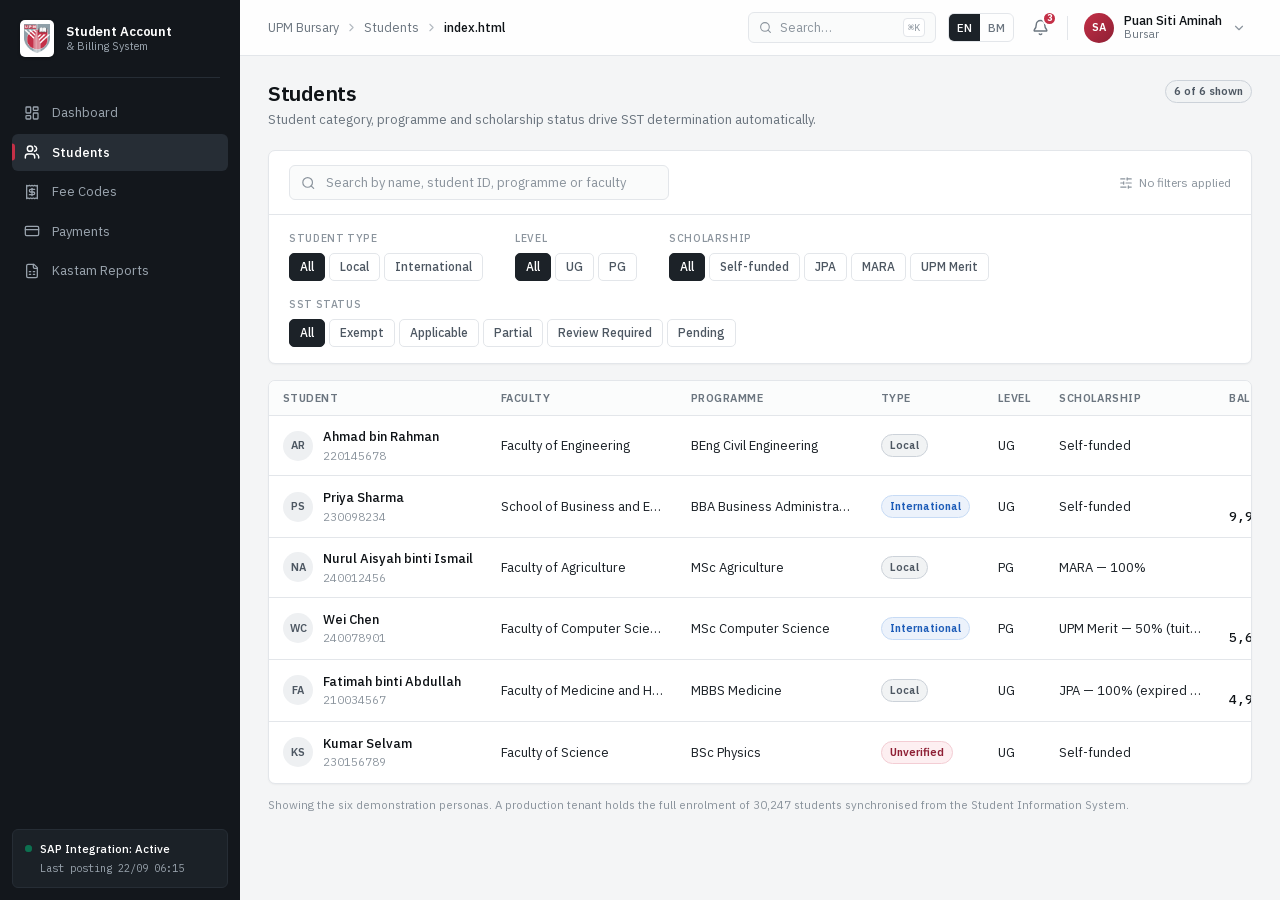
<file: students/index.html>
<!DOCTYPE html><!--SqrQbJ8BgiQf7fdoNPvJA--><html lang="en" class="__variable_c8daab __variable_595324"><head><meta charSet="utf-8"/><meta name="viewport" content="width=device-width, initial-scale=1"/><link rel="preload" as="image" href="/upm-crest.png"/><link rel="stylesheet" href="/_next/static/css/1c11aca23576cb8a.css" data-precedence="next"/><link rel="preload" as="script" fetchPriority="low" href="/_next/static/chunks/webpack-ba4cfe6648193eba.js"/><script src="/_next/static/chunks/4bd1b696-c023c6e3521b1417.js" async=""></script><script src="/_next/static/chunks/255-a85cef9cc3a04b12.js" async=""></script><script src="/_next/static/chunks/main-app-887c26fa36090765.js" async=""></script><script src="/_next/static/chunks/665-15db27061936d8d4.js" async=""></script><script src="/_next/static/chunks/509-163aa2d796fcfe71.js" async=""></script><script src="/_next/static/chunks/app/layout-a550c12d648f3353.js" async=""></script><script src="/_next/static/chunks/191-fcd17cd9782e7c21.js" async=""></script><script src="/_next/static/chunks/app/page-1416e06338acb2ba.js" async=""></script><script src="/_next/static/chunks/app/students/page-00c359110fadfcc2.js" async=""></script><title>UPM · Student Account &amp; Billing System</title><meta name="description" content="Student billing, automated SST determination and Kastam SST-02 reporting for Universiti Putra Malaysia."/><meta name="robots" content="noindex, nofollow"/><script src="/_next/static/chunks/polyfills-42372ed130431b0a.js" noModule=""></script></head><body class="font-sans antialiased"><div hidden=""><!--$--><!--/$--></div><div class="min-h-screen"><aside class="fixed inset-y-0 left-0 w-[240px] bg-shell flex flex-col z-30"><div class="px-5 pt-5 pb-5"><a class="flex items-center gap-3 group" href="/"><span class="bg-white rounded-[5px] p-1 shrink-0 shadow-[0_1px_3px_rgba(0,0,0,0.3)]"><img alt="Universiti Putra Malaysia" width="299" height="334" decoding="async" data-nimg="1" style="color:transparent;width:26px;height:auto" src="/upm-crest.png"/></span><span class="min-w-0"><span class="block text-white text-[13px] font-semibold leading-tight tracking-[-0.01em]">Student Account</span><span class="block text-shell-text text-[11px] leading-tight">&amp; Billing System</span></span></a></div><div class="mx-5 h-px bg-shell-3"></div><nav class="flex-1 px-3 py-4 space-y-0.5"><a class="relative flex items-center gap-3 px-3 py-[9px] rounded-[6px] text-[13px] transition-colors duration-100 text-shell-text hover:text-white hover:bg-shell-2" href="/"><svg xmlns="http://www.w3.org/2000/svg" width="16" height="16" viewBox="0 0 24 24" fill="none" stroke="currentColor" stroke-width="1.9" stroke-linecap="round" stroke-linejoin="round" class="lucide lucide-layout-dashboard" aria-hidden="true"><rect width="7" height="9" x="3" y="3" rx="1"></rect><rect width="7" height="5" x="14" y="3" rx="1"></rect><rect width="7" height="9" x="14" y="12" rx="1"></rect><rect width="7" height="5" x="3" y="16" rx="1"></rect></svg>Dashboard</a><a class="relative flex items-center gap-3 px-3 py-[9px] rounded-[6px] text-[13px] transition-colors duration-100 bg-shell-3 text-white font-medium" href="/students/"><span class="absolute left-0 top-1/2 -translate-y-1/2 w-[3px] h-[17px] rounded-r bg-crimson"></span><svg xmlns="http://www.w3.org/2000/svg" width="16" height="16" viewBox="0 0 24 24" fill="none" stroke="currentColor" stroke-width="2.2" stroke-linecap="round" stroke-linejoin="round" class="lucide lucide-users" aria-hidden="true"><path d="M16 21v-2a4 4 0 0 0-4-4H6a4 4 0 0 0-4 4v2"></path><path d="M16 3.128a4 4 0 0 1 0 7.744"></path><path d="M22 21v-2a4 4 0 0 0-3-3.87"></path><circle cx="9" cy="7" r="4"></circle></svg>Students</a><a class="relative flex items-center gap-3 px-3 py-[9px] rounded-[6px] text-[13px] transition-colors duration-100 text-shell-text hover:text-white hover:bg-shell-2" href="/fee-codes/"><svg xmlns="http://www.w3.org/2000/svg" width="16" height="16" viewBox="0 0 24 24" fill="none" stroke="currentColor" stroke-width="1.9" stroke-linecap="round" stroke-linejoin="round" class="lucide lucide-receipt" aria-hidden="true"><path d="M4 2v20l2-1 2 1 2-1 2 1 2-1 2 1 2-1 2 1V2l-2 1-2-1-2 1-2-1-2 1-2-1-2 1Z"></path><path d="M16 8h-6a2 2 0 1 0 0 4h4a2 2 0 1 1 0 4H8"></path><path d="M12 17.5v-11"></path></svg>Fee Codes</a><a class="relative flex items-center gap-3 px-3 py-[9px] rounded-[6px] text-[13px] transition-colors duration-100 text-shell-text hover:text-white hover:bg-shell-2" href="/payments/"><svg xmlns="http://www.w3.org/2000/svg" width="16" height="16" viewBox="0 0 24 24" fill="none" stroke="currentColor" stroke-width="1.9" stroke-linecap="round" stroke-linejoin="round" class="lucide lucide-credit-card" aria-hidden="true"><rect width="20" height="14" x="2" y="5" rx="2"></rect><line x1="2" x2="22" y1="10" y2="10"></line></svg>Payments</a><a class="relative flex items-center gap-3 px-3 py-[9px] rounded-[6px] text-[13px] transition-colors duration-100 text-shell-text hover:text-white hover:bg-shell-2" href="/reports/sst/"><svg xmlns="http://www.w3.org/2000/svg" width="16" height="16" viewBox="0 0 24 24" fill="none" stroke="currentColor" stroke-width="1.9" stroke-linecap="round" stroke-linejoin="round" class="lucide lucide-file-spreadsheet" aria-hidden="true"><path d="M15 2H6a2 2 0 0 0-2 2v16a2 2 0 0 0 2 2h12a2 2 0 0 0 2-2V7Z"></path><path d="M14 2v4a2 2 0 0 0 2 2h4"></path><path d="M8 13h2"></path><path d="M14 13h2"></path><path d="M8 17h2"></path><path d="M14 17h2"></path></svg>Kastam Reports</a></nav><div class="p-3"><div class="rounded-[6px] border border-shell-3 bg-shell-2 px-3 py-2.5"><div class="flex items-center gap-2"><span class="relative flex w-[7px] h-[7px] shrink-0"><span class="absolute inline-flex w-full h-full rounded-full bg-ok opacity-60 animate-ping"></span><span class="relative inline-flex w-[7px] h-[7px] rounded-full bg-ok"></span></span><span class="text-[11.5px] text-white font-medium">SAP Integration: Active</span></div><div class="text-[10.5px] text-shell-text mt-1 pl-[15px] font-mono tnum">Last posting 22/09 06:15</div></div></div></aside><div class="pl-[240px]"><header class="sticky top-0 z-20 h-[56px] bg-surface/85 backdrop-blur-md border-b border-line flex items-center justify-between px-7"><nav class="flex items-center gap-1.5 text-[12.5px] min-w-0"><span class="flex items-center gap-1.5 min-w-0"><a class="text-ink-500 hover:text-crimson transition-colors truncate" href="/">UPM Bursary</a></span><span class="flex items-center gap-1.5 min-w-0"><svg xmlns="http://www.w3.org/2000/svg" width="13" height="13" viewBox="0 0 24 24" fill="none" stroke="currentColor" stroke-width="2" stroke-linecap="round" stroke-linejoin="round" class="lucide lucide-chevron-right text-ink-300 shrink-0" aria-hidden="true"><path d="m9 18 6-6-6-6"></path></svg><a class="text-ink-500 hover:text-crimson transition-colors truncate" href="/students/">Students</a></span></nav><div class="flex items-center gap-3 shrink-0"><div class="hidden lg:flex items-center gap-2 text-[12.5px] text-ink-400 border border-line rounded-[6px] px-2.5 py-[5px] w-[188px] bg-[#fafbfb]"><svg xmlns="http://www.w3.org/2000/svg" width="13" height="13" viewBox="0 0 24 24" fill="none" stroke="currentColor" stroke-width="2" stroke-linecap="round" stroke-linejoin="round" class="lucide lucide-search" aria-hidden="true"><path d="m21 21-4.34-4.34"></path><circle cx="11" cy="11" r="8"></circle></svg><span>Search…</span><kbd class="ml-auto text-[10px] font-mono border border-line rounded px-1 py-px text-ink-400 bg-surface">⌘K</kbd></div><div class="flex items-center border border-line rounded-[6px] overflow-hidden text-[11.5px] font-medium"><button class="px-2 py-[5px] transition-colors bg-ink-800 text-white">EN</button><button class="px-2 py-[5px] transition-colors text-ink-500 hover:bg-[#f1f3f4]">BM</button></div><button class="relative text-ink-500 hover:text-ink-900 hover:bg-[#f1f3f4] rounded-[6px] p-1.5 transition-colors"><svg xmlns="http://www.w3.org/2000/svg" width="17" height="17" viewBox="0 0 24 24" fill="none" stroke="currentColor" stroke-width="2" stroke-linecap="round" stroke-linejoin="round" class="lucide lucide-bell" aria-hidden="true"><path d="M10.268 21a2 2 0 0 0 3.464 0"></path><path d="M3.262 15.326A1 1 0 0 0 4 17h16a1 1 0 0 0 .74-1.673C19.41 13.956 18 12.499 18 8A6 6 0 0 0 6 8c0 4.499-1.411 5.956-2.738 7.326"></path></svg><span class="absolute -top-0.5 -right-0.5 w-[15px] h-[15px] rounded-full bg-crimson text-white text-[9.5px] font-bold flex items-center justify-center border-2 border-surface">3</span></button><div class="w-px h-6 bg-line"></div><div class="relative"><button class="flex items-center gap-2.5 hover:bg-[#f1f3f4] rounded-[6px] pl-1 pr-1.5 py-1 transition-colors"><span class="w-[30px] h-[30px] rounded-full bg-gradient-to-br from-crimson to-crimson-700 text-white text-[11px] font-semibold flex items-center justify-center shrink-0">SA</span><span class="text-left hidden md:block"><span class="block text-[12.5px] font-medium text-ink-900 leading-tight">Puan Siti Aminah</span><span class="block text-[11px] text-ink-500 leading-tight">Bursar</span></span><svg xmlns="http://www.w3.org/2000/svg" width="14" height="14" viewBox="0 0 24 24" fill="none" stroke="currentColor" stroke-width="2" stroke-linecap="round" stroke-linejoin="round" class="lucide lucide-chevron-down text-ink-400" aria-hidden="true"><path d="m6 9 6 6 6-6"></path></svg></button></div></div></header><main class="px-7 py-6 max-w-[1560px]"><div class="flex items-start justify-between gap-6 mb-5"><div><h1 class="text-[21px] font-semibold text-ink-900 tracking-[-0.02em] leading-tight">Students</h1><p class="text-[13px] text-ink-500 mt-1">Student category, programme and scholarship status drive SST determination automatically.</p></div><div class="flex items-center gap-2 shrink-0"><span class="inline-flex items-center gap-1.5 border rounded-full px-2 py-[2px] text-[11px] font-semibold leading-[17px] whitespace-nowrap bg-[#f1f3f4] text-ink-600 border-line-strong ">6<!-- --> of <!-- -->6<!-- --> shown</span></div></div><section class="bg-surface border border-line rounded-[7px] shadow-[0_1px_2px_rgba(15,19,23,0.04)]  mb-4 rise"><div class="flex items-center gap-3 px-5 py-3.5 border-b border-line"><div class="relative flex-1 max-w-[380px]"><svg xmlns="http://www.w3.org/2000/svg" width="14.5" height="14.5" viewBox="0 0 24 24" fill="none" stroke="currentColor" stroke-width="2" stroke-linecap="round" stroke-linejoin="round" class="lucide lucide-search absolute left-3 top-1/2 -translate-y-1/2 text-ink-400" aria-hidden="true"><path d="m21 21-4.34-4.34"></path><circle cx="11" cy="11" r="8"></circle></svg><input placeholder="Search by name, student ID, programme or faculty" class="w-full border border-line rounded-[6px] pl-9 pr-3 py-[7px] text-[13px] text-ink-900 placeholder:text-ink-400 bg-[#fafbfb] focus:bg-surface focus:outline-none focus:border-ink-300 focus:ring-2 focus:ring-crimson/12 transition-colors" value=""/></div><div class="flex items-center gap-1.5 text-[12px] text-ink-400 ml-auto"><svg xmlns="http://www.w3.org/2000/svg" width="14" height="14" viewBox="0 0 24 24" fill="none" stroke="currentColor" stroke-width="2" stroke-linecap="round" stroke-linejoin="round" class="lucide lucide-sliders-horizontal" aria-hidden="true"><path d="M10 5H3"></path><path d="M12 19H3"></path><path d="M14 3v4"></path><path d="M16 17v4"></path><path d="M21 12h-9"></path><path d="M21 19h-5"></path><path d="M21 5h-7"></path><path d="M8 10v4"></path><path d="M8 12H3"></path></svg><span>No filters applied</span></div></div><div class="flex flex-wrap gap-x-8 gap-y-4 px-5 py-4"><div><div class="text-[10.5px] font-medium uppercase tracking-[0.06em] text-ink-400 mb-1.5">Student Type</div><div class="flex flex-wrap gap-1"><button class="px-2.5 py-[4px] rounded-[5px] text-[12px] font-medium border transition-colors duration-100 bg-ink-800 text-white border-ink-800">All</button><button class="px-2.5 py-[4px] rounded-[5px] text-[12px] font-medium border transition-colors duration-100 bg-surface text-ink-600 border-line hover:border-ink-300 hover:text-ink-900">Local</button><button class="px-2.5 py-[4px] rounded-[5px] text-[12px] font-medium border transition-colors duration-100 bg-surface text-ink-600 border-line hover:border-ink-300 hover:text-ink-900">International</button></div></div><div><div class="text-[10.5px] font-medium uppercase tracking-[0.06em] text-ink-400 mb-1.5">Level</div><div class="flex flex-wrap gap-1"><button class="px-2.5 py-[4px] rounded-[5px] text-[12px] font-medium border transition-colors duration-100 bg-ink-800 text-white border-ink-800">All</button><button class="px-2.5 py-[4px] rounded-[5px] text-[12px] font-medium border transition-colors duration-100 bg-surface text-ink-600 border-line hover:border-ink-300 hover:text-ink-900">UG</button><button class="px-2.5 py-[4px] rounded-[5px] text-[12px] font-medium border transition-colors duration-100 bg-surface text-ink-600 border-line hover:border-ink-300 hover:text-ink-900">PG</button></div></div><div><div class="text-[10.5px] font-medium uppercase tracking-[0.06em] text-ink-400 mb-1.5">Scholarship</div><div class="flex flex-wrap gap-1"><button class="px-2.5 py-[4px] rounded-[5px] text-[12px] font-medium border transition-colors duration-100 bg-ink-800 text-white border-ink-800">All</button><button class="px-2.5 py-[4px] rounded-[5px] text-[12px] font-medium border transition-colors duration-100 bg-surface text-ink-600 border-line hover:border-ink-300 hover:text-ink-900">Self-funded</button><button class="px-2.5 py-[4px] rounded-[5px] text-[12px] font-medium border transition-colors duration-100 bg-surface text-ink-600 border-line hover:border-ink-300 hover:text-ink-900">JPA</button><button class="px-2.5 py-[4px] rounded-[5px] text-[12px] font-medium border transition-colors duration-100 bg-surface text-ink-600 border-line hover:border-ink-300 hover:text-ink-900">MARA</button><button class="px-2.5 py-[4px] rounded-[5px] text-[12px] font-medium border transition-colors duration-100 bg-surface text-ink-600 border-line hover:border-ink-300 hover:text-ink-900">UPM Merit</button></div></div><div><div class="text-[10.5px] font-medium uppercase tracking-[0.06em] text-ink-400 mb-1.5">SST Status</div><div class="flex flex-wrap gap-1"><button class="px-2.5 py-[4px] rounded-[5px] text-[12px] font-medium border transition-colors duration-100 bg-ink-800 text-white border-ink-800">All</button><button class="px-2.5 py-[4px] rounded-[5px] text-[12px] font-medium border transition-colors duration-100 bg-surface text-ink-600 border-line hover:border-ink-300 hover:text-ink-900">Exempt</button><button class="px-2.5 py-[4px] rounded-[5px] text-[12px] font-medium border transition-colors duration-100 bg-surface text-ink-600 border-line hover:border-ink-300 hover:text-ink-900">Applicable</button><button class="px-2.5 py-[4px] rounded-[5px] text-[12px] font-medium border transition-colors duration-100 bg-surface text-ink-600 border-line hover:border-ink-300 hover:text-ink-900">Partial</button><button class="px-2.5 py-[4px] rounded-[5px] text-[12px] font-medium border transition-colors duration-100 bg-surface text-ink-600 border-line hover:border-ink-300 hover:text-ink-900">Review Required</button><button class="px-2.5 py-[4px] rounded-[5px] text-[12px] font-medium border transition-colors duration-100 bg-surface text-ink-600 border-line hover:border-ink-300 hover:text-ink-900">Pending</button></div></div></div></section><section class="bg-surface border border-line rounded-[7px] shadow-[0_1px_2px_rgba(15,19,23,0.04)]  overflow-hidden rise"><div class="overflow-x-auto"><table class="tbl"><thead><tr><th>Student</th><th>Faculty</th><th>Programme</th><th>Type</th><th>Level</th><th>Scholarship</th><th class="text-right">Balance</th><th>SST Status</th><th class="w-9"></th></tr></thead><tbody><tr class="row-link"><td><div class="flex items-center gap-2.5"><span class="w-[30px] h-[30px] rounded-full bg-[#eef0f2] text-ink-600 text-[11px] font-semibold flex items-center justify-center shrink-0">AR</span><span class="min-w-0"><a class="block font-medium text-ink-900 hover:text-crimson transition-colors truncate" href="/students/220145678/">Ahmad bin Rahman</a><span class="block text-[11.5px] text-ink-400 font-mono tnum">220145678</span></span></div></td><td class="text-ink-600 max-w-[190px]"><span class="block truncate">Faculty of Engineering</span></td><td class="text-ink-600 max-w-[190px]"><span class="block truncate">BEng Civil Engineering</span></td><td><span class="inline-flex items-center gap-1.5 border rounded-full px-2 py-[2px] text-[11px] font-semibold leading-[17px] whitespace-nowrap bg-[#f1f3f4] text-ink-600 border-line-strong ">Local</span></td><td class="text-ink-600">UG</td><td class="text-ink-600 max-w-[170px]"><span class="block truncate">Self-funded</span></td><td class="text-right font-mono tnum text-[12.5px]"><span class="text-ink-300">—</span></td><td><span class="inline-flex items-center gap-1.5 border rounded-full px-2 py-[2px] text-[11px] font-semibold leading-[17px] whitespace-nowrap bg-ok-tint text-ok border-ok-line "><span class="w-[5px] h-[5px] rounded-full bg-current opacity-80"></span>Exempt</span></td><td class="text-ink-300"><svg xmlns="http://www.w3.org/2000/svg" width="15" height="15" viewBox="0 0 24 24" fill="none" stroke="currentColor" stroke-width="2" stroke-linecap="round" stroke-linejoin="round" class="lucide lucide-chevron-right" aria-hidden="true"><path d="m9 18 6-6-6-6"></path></svg></td></tr><tr class="row-link"><td><div class="flex items-center gap-2.5"><span class="w-[30px] h-[30px] rounded-full bg-[#eef0f2] text-ink-600 text-[11px] font-semibold flex items-center justify-center shrink-0">PS</span><span class="min-w-0"><a class="block font-medium text-ink-900 hover:text-crimson transition-colors truncate" href="/students/230098234/">Priya Sharma</a><span class="block text-[11.5px] text-ink-400 font-mono tnum">230098234</span></span></div></td><td class="text-ink-600 max-w-[190px]"><span class="block truncate">School of Business and Economics</span></td><td class="text-ink-600 max-w-[190px]"><span class="block truncate">BBA Business Administration</span></td><td><span class="inline-flex items-center gap-1.5 border rounded-full px-2 py-[2px] text-[11px] font-semibold leading-[17px] whitespace-nowrap bg-info-tint text-info border-info-line ">International</span></td><td class="text-ink-600">UG</td><td class="text-ink-600 max-w-[170px]"><span class="block truncate">Self-funded</span></td><td class="text-right font-mono tnum text-[12.5px]"><span class="text-ink-900 font-medium">RM 9,944.00</span></td><td><span class="inline-flex items-center gap-1.5 border rounded-full px-2 py-[2px] text-[11px] font-semibold leading-[17px] whitespace-nowrap bg-warn-tint text-warn border-warn-line "><span class="w-[5px] h-[5px] rounded-full bg-current opacity-80"></span>Applicable</span></td><td class="text-ink-300"><svg xmlns="http://www.w3.org/2000/svg" width="15" height="15" viewBox="0 0 24 24" fill="none" stroke="currentColor" stroke-width="2" stroke-linecap="round" stroke-linejoin="round" class="lucide lucide-chevron-right" aria-hidden="true"><path d="m9 18 6-6-6-6"></path></svg></td></tr><tr class="row-link"><td><div class="flex items-center gap-2.5"><span class="w-[30px] h-[30px] rounded-full bg-[#eef0f2] text-ink-600 text-[11px] font-semibold flex items-center justify-center shrink-0">NA</span><span class="min-w-0"><a class="block font-medium text-ink-900 hover:text-crimson transition-colors truncate" href="/students/240012456/">Nurul Aisyah binti Ismail</a><span class="block text-[11.5px] text-ink-400 font-mono tnum">240012456</span></span></div></td><td class="text-ink-600 max-w-[190px]"><span class="block truncate">Faculty of Agriculture</span></td><td class="text-ink-600 max-w-[190px]"><span class="block truncate">MSc Agriculture</span></td><td><span class="inline-flex items-center gap-1.5 border rounded-full px-2 py-[2px] text-[11px] font-semibold leading-[17px] whitespace-nowrap bg-[#f1f3f4] text-ink-600 border-line-strong ">Local</span></td><td class="text-ink-600">PG</td><td class="text-ink-600 max-w-[170px]"><span class="block truncate">MARA — 100%</span></td><td class="text-right font-mono tnum text-[12.5px]"><span class="text-ink-300">—</span></td><td><span class="inline-flex items-center gap-1.5 border rounded-full px-2 py-[2px] text-[11px] font-semibold leading-[17px] whitespace-nowrap bg-ok-tint text-ok border-ok-line "><span class="w-[5px] h-[5px] rounded-full bg-current opacity-80"></span>Exempt</span></td><td class="text-ink-300"><svg xmlns="http://www.w3.org/2000/svg" width="15" height="15" viewBox="0 0 24 24" fill="none" stroke="currentColor" stroke-width="2" stroke-linecap="round" stroke-linejoin="round" class="lucide lucide-chevron-right" aria-hidden="true"><path d="m9 18 6-6-6-6"></path></svg></td></tr><tr class="row-link"><td><div class="flex items-center gap-2.5"><span class="w-[30px] h-[30px] rounded-full bg-[#eef0f2] text-ink-600 text-[11px] font-semibold flex items-center justify-center shrink-0">WC</span><span class="min-w-0"><a class="block font-medium text-ink-900 hover:text-crimson transition-colors truncate" href="/students/240078901/">Wei Chen</a><span class="block text-[11.5px] text-ink-400 font-mono tnum">240078901</span></span></div></td><td class="text-ink-600 max-w-[190px]"><span class="block truncate">Faculty of Computer Science and Information Technology</span></td><td class="text-ink-600 max-w-[190px]"><span class="block truncate">MSc Computer Science</span></td><td><span class="inline-flex items-center gap-1.5 border rounded-full px-2 py-[2px] text-[11px] font-semibold leading-[17px] whitespace-nowrap bg-info-tint text-info border-info-line ">International</span></td><td class="text-ink-600">PG</td><td class="text-ink-600 max-w-[170px]"><span class="block truncate">UPM Merit — 50% (tuition only)</span></td><td class="text-right font-mono tnum text-[12.5px]"><span class="text-ink-900 font-medium">RM 5,613.00</span></td><td><span class="inline-flex items-center gap-1.5 border rounded-full px-2 py-[2px] text-[11px] font-semibold leading-[17px] whitespace-nowrap bg-info-tint text-info border-info-line "><span class="w-[5px] h-[5px] rounded-full bg-current opacity-80"></span>Partial</span></td><td class="text-ink-300"><svg xmlns="http://www.w3.org/2000/svg" width="15" height="15" viewBox="0 0 24 24" fill="none" stroke="currentColor" stroke-width="2" stroke-linecap="round" stroke-linejoin="round" class="lucide lucide-chevron-right" aria-hidden="true"><path d="m9 18 6-6-6-6"></path></svg></td></tr><tr class="row-link"><td><div class="flex items-center gap-2.5"><span class="w-[30px] h-[30px] rounded-full bg-[#eef0f2] text-ink-600 text-[11px] font-semibold flex items-center justify-center shrink-0">FA</span><span class="min-w-0"><a class="block font-medium text-ink-900 hover:text-crimson transition-colors truncate" href="/students/210034567/">Fatimah binti Abdullah</a><span class="block text-[11.5px] text-ink-400 font-mono tnum">210034567</span></span></div></td><td class="text-ink-600 max-w-[190px]"><span class="block truncate">Faculty of Medicine and Health Sciences</span></td><td class="text-ink-600 max-w-[190px]"><span class="block truncate">MBBS Medicine</span></td><td><span class="inline-flex items-center gap-1.5 border rounded-full px-2 py-[2px] text-[11px] font-semibold leading-[17px] whitespace-nowrap bg-[#f1f3f4] text-ink-600 border-line-strong ">Local</span></td><td class="text-ink-600">UG</td><td class="text-ink-600 max-w-[170px]"><span class="block truncate">JPA — 100% (expired 28/02/2026)</span></td><td class="text-right font-mono tnum text-[12.5px]"><span class="text-ink-900 font-medium">RM 4,900.00</span></td><td><span class="inline-flex items-center gap-1.5 border rounded-full px-2 py-[2px] text-[11px] font-semibold leading-[17px] whitespace-nowrap bg-crimson-tint text-crimson-700 border-crimson-line "><span class="w-[5px] h-[5px] rounded-full bg-current opacity-80"></span>Review Required</span></td><td class="text-ink-300"><svg xmlns="http://www.w3.org/2000/svg" width="15" height="15" viewBox="0 0 24 24" fill="none" stroke="currentColor" stroke-width="2" stroke-linecap="round" stroke-linejoin="round" class="lucide lucide-chevron-right" aria-hidden="true"><path d="m9 18 6-6-6-6"></path></svg></td></tr><tr class="row-link"><td><div class="flex items-center gap-2.5"><span class="w-[30px] h-[30px] rounded-full bg-[#eef0f2] text-ink-600 text-[11px] font-semibold flex items-center justify-center shrink-0">KS</span><span class="min-w-0"><a class="block font-medium text-ink-900 hover:text-crimson transition-colors truncate" href="/students/230156789/">Kumar Selvam</a><span class="block text-[11.5px] text-ink-400 font-mono tnum">230156789</span></span></div></td><td class="text-ink-600 max-w-[190px]"><span class="block truncate">Faculty of Science</span></td><td class="text-ink-600 max-w-[190px]"><span class="block truncate">BSc Physics</span></td><td><span class="inline-flex items-center gap-1.5 border rounded-full px-2 py-[2px] text-[11px] font-semibold leading-[17px] whitespace-nowrap bg-crimson-tint text-crimson-700 border-crimson-line ">Unverified</span></td><td class="text-ink-600">UG</td><td class="text-ink-600 max-w-[170px]"><span class="block truncate">Self-funded</span></td><td class="text-right font-mono tnum text-[12.5px]"><span class="text-ink-400 text-[12px]">not issued</span></td><td><span class="inline-flex items-center gap-1.5 border rounded-full px-2 py-[2px] text-[11px] font-semibold leading-[17px] whitespace-nowrap bg-crimson-tint text-crimson-700 border-crimson-line "><span class="w-[5px] h-[5px] rounded-full bg-current opacity-80"></span>Pending Review</span></td><td class="text-ink-300"><svg xmlns="http://www.w3.org/2000/svg" width="15" height="15" viewBox="0 0 24 24" fill="none" stroke="currentColor" stroke-width="2" stroke-linecap="round" stroke-linejoin="round" class="lucide lucide-chevron-right" aria-hidden="true"><path d="m9 18 6-6-6-6"></path></svg></td></tr></tbody></table></div></section><p class="text-[11.5px] text-ink-400 mt-3">Showing the six demonstration personas. A production tenant holds the full enrolment of 30,247 students synchronised from the Student Information System.</p><!--$--><!--/$--></main></div></div><div class="fixed bottom-6 right-6 z-[60] flex flex-col gap-2 items-end"></div><script src="/_next/static/chunks/webpack-ba4cfe6648193eba.js" id="_R_" async=""></script><script>(self.__next_f=self.__next_f||[]).push([0])</script><script>self.__next_f.push([1,"1:\"$Sreact.fragment\"\n2:I[1494,[\"665\",\"static/chunks/665-15db27061936d8d4.js\",\"509\",\"static/chunks/509-163aa2d796fcfe71.js\",\"177\",\"static/chunks/app/layout-a550c12d648f3353.js\"],\"ToastProvider\"]\n3:I[509,[\"665\",\"static/chunks/665-15db27061936d8d4.js\",\"191\",\"static/chunks/191-fcd17cd9782e7c21.js\",\"509\",\"static/chunks/509-163aa2d796fcfe71.js\",\"974\",\"static/chunks/app/page-1416e06338acb2ba.js\"],\"AppShell\"]\n4:I[9766,[],\"\"]\n5:I[8924,[],\"\"]\n6:I[1959,[],\"ClientPageRoot\"]\n7:I[4957,[\"665\",\"static/chunks/665-15db27061936d8d4.js\",\"509\",\"static/chunks/509-163aa2d796fcfe71.js\",\"935\",\"static/chunks/app/students/page-00c359110fadfcc2.js\"],\"default\"]\na:I[4431,[],\"OutletBoundary\"]\nc:I[5278,[],\"AsyncMetadataOutlet\"]\ne:I[4431,[],\"ViewportBoundary\"]\n10:I[4431,[],\"MetadataBoundary\"]\n11:\"$Sreact.suspense\"\n13:I[7150,[],\"\"]\n:HL[\"/_next/static/css/1c11aca23576cb8a.css\",\"style\"]\n"])</script><script>self.__next_f.push([1,"0:{\"P\":null,\"b\":\"SqrQbJ8BgiQf7fdoNPvJA\",\"p\":\"\",\"c\":[\"\",\"students\",\"\"],\"i\":false,\"f\":[[[\"\",{\"children\":[\"students\",{\"children\":[\"__PAGE__\",{}]}]},\"$undefined\",\"$undefined\",true],[\"\",[\"$\",\"$1\",\"c\",{\"children\":[[[\"$\",\"link\",\"0\",{\"rel\":\"stylesheet\",\"href\":\"/_next/static/css/1c11aca23576cb8a.css\",\"precedence\":\"next\",\"crossOrigin\":\"$undefined\",\"nonce\":\"$undefined\"}]],[\"$\",\"html\",null,{\"lang\":\"en\",\"className\":\"__variable_c8daab __variable_595324\",\"children\":[\"$\",\"body\",null,{\"className\":\"font-sans antialiased\",\"children\":[\"$\",\"$L2\",null,{\"children\":[\"$\",\"$L3\",null,{\"children\":[\"$\",\"$L4\",null,{\"parallelRouterKey\":\"children\",\"error\":\"$undefined\",\"errorStyles\":\"$undefined\",\"errorScripts\":\"$undefined\",\"template\":[\"$\",\"$L5\",null,{}],\"templateStyles\":\"$undefined\",\"templateScripts\":\"$undefined\",\"notFound\":[[[\"$\",\"title\",null,{\"children\":\"404: This page could not be found.\"}],[\"$\",\"div\",null,{\"style\":{\"fontFamily\":\"system-ui,\\\"Segoe UI\\\",Roboto,Helvetica,Arial,sans-serif,\\\"Apple Color Emoji\\\",\\\"Segoe UI Emoji\\\"\",\"height\":\"100vh\",\"textAlign\":\"center\",\"display\":\"flex\",\"flexDirection\":\"column\",\"alignItems\":\"center\",\"justifyContent\":\"center\"},\"children\":[\"$\",\"div\",null,{\"children\":[[\"$\",\"style\",null,{\"dangerouslySetInnerHTML\":{\"__html\":\"body{color:#000;background:#fff;margin:0}.next-error-h1{border-right:1px solid rgba(0,0,0,.3)}@media (prefers-color-scheme:dark){body{color:#fff;background:#000}.next-error-h1{border-right:1px solid rgba(255,255,255,.3)}}\"}}],[\"$\",\"h1\",null,{\"className\":\"next-error-h1\",\"style\":{\"display\":\"inline-block\",\"margin\":\"0 20px 0 0\",\"padding\":\"0 23px 0 0\",\"fontSize\":24,\"fontWeight\":500,\"verticalAlign\":\"top\",\"lineHeight\":\"49px\"},\"children\":404}],[\"$\",\"div\",null,{\"style\":{\"display\":\"inline-block\"},\"children\":[\"$\",\"h2\",null,{\"style\":{\"fontSize\":14,\"fontWeight\":400,\"lineHeight\":\"49px\",\"margin\":0},\"children\":\"This page could not be found.\"}]}]]}]}]],[]],\"forbidden\":\"$undefined\",\"unauthorized\":\"$undefined\"}]}]}]}]}]]}],{\"children\":[\"students\",[\"$\",\"$1\",\"c\",{\"children\":[null,[\"$\",\"$L4\",null,{\"parallelRouterKey\":\"children\",\"error\":\"$undefined\",\"errorStyles\":\"$undefined\",\"errorScripts\":\"$undefined\",\"template\":[\"$\",\"$L5\",null,{}],\"templateStyles\":\"$undefined\",\"templateScripts\":\"$undefined\",\"notFound\":\"$undefined\",\"forbidden\":\"$undefined\",\"unauthorized\":\"$undefined\"}]]}],{\"children\":[\"__PAGE__\",[\"$\",\"$1\",\"c\",{\"children\":[[\"$\",\"$L6\",null,{\"Component\":\"$7\",\"searchParams\":{},\"params\":{},\"promises\":[\"$@8\",\"$@9\"]}],null,[\"$\",\"$La\",null,{\"children\":[\"$Lb\",[\"$\",\"$Lc\",null,{\"promise\":\"$@d\"}]]}]]}],{},null,false]},null,false]},null,false],[\"$\",\"$1\",\"h\",{\"children\":[null,[[\"$\",\"$Le\",null,{\"children\":\"$Lf\"}],null],[\"$\",\"$L10\",null,{\"children\":[\"$\",\"div\",null,{\"hidden\":true,\"children\":[\"$\",\"$11\",null,{\"fallback\":null,\"children\":\"$L12\"}]}]}]]}],false]],\"m\":\"$undefined\",\"G\":[\"$13\",[]],\"s\":false,\"S\":true}\n"])</script><script>self.__next_f.push([1,"8:{}\n9:\"$0:f:0:1:2:children:2:children:1:props:children:0:props:params\"\n"])</script><script>self.__next_f.push([1,"f:[[\"$\",\"meta\",\"0\",{\"charSet\":\"utf-8\"}],[\"$\",\"meta\",\"1\",{\"name\":\"viewport\",\"content\":\"width=device-width, initial-scale=1\"}]]\nb:null\n"])</script><script>self.__next_f.push([1,"d:{\"metadata\":[[\"$\",\"title\",\"0\",{\"children\":\"UPM · Student Account \u0026 Billing System\"}],[\"$\",\"meta\",\"1\",{\"name\":\"description\",\"content\":\"Student billing, automated SST determination and Kastam SST-02 reporting for Universiti Putra Malaysia.\"}],[\"$\",\"meta\",\"2\",{\"name\":\"robots\",\"content\":\"noindex, nofollow\"}]],\"error\":null,\"digest\":\"$undefined\"}\n"])</script><script>self.__next_f.push([1,"12:\"$d:metadata\"\n"])</script></body></html>
</file>
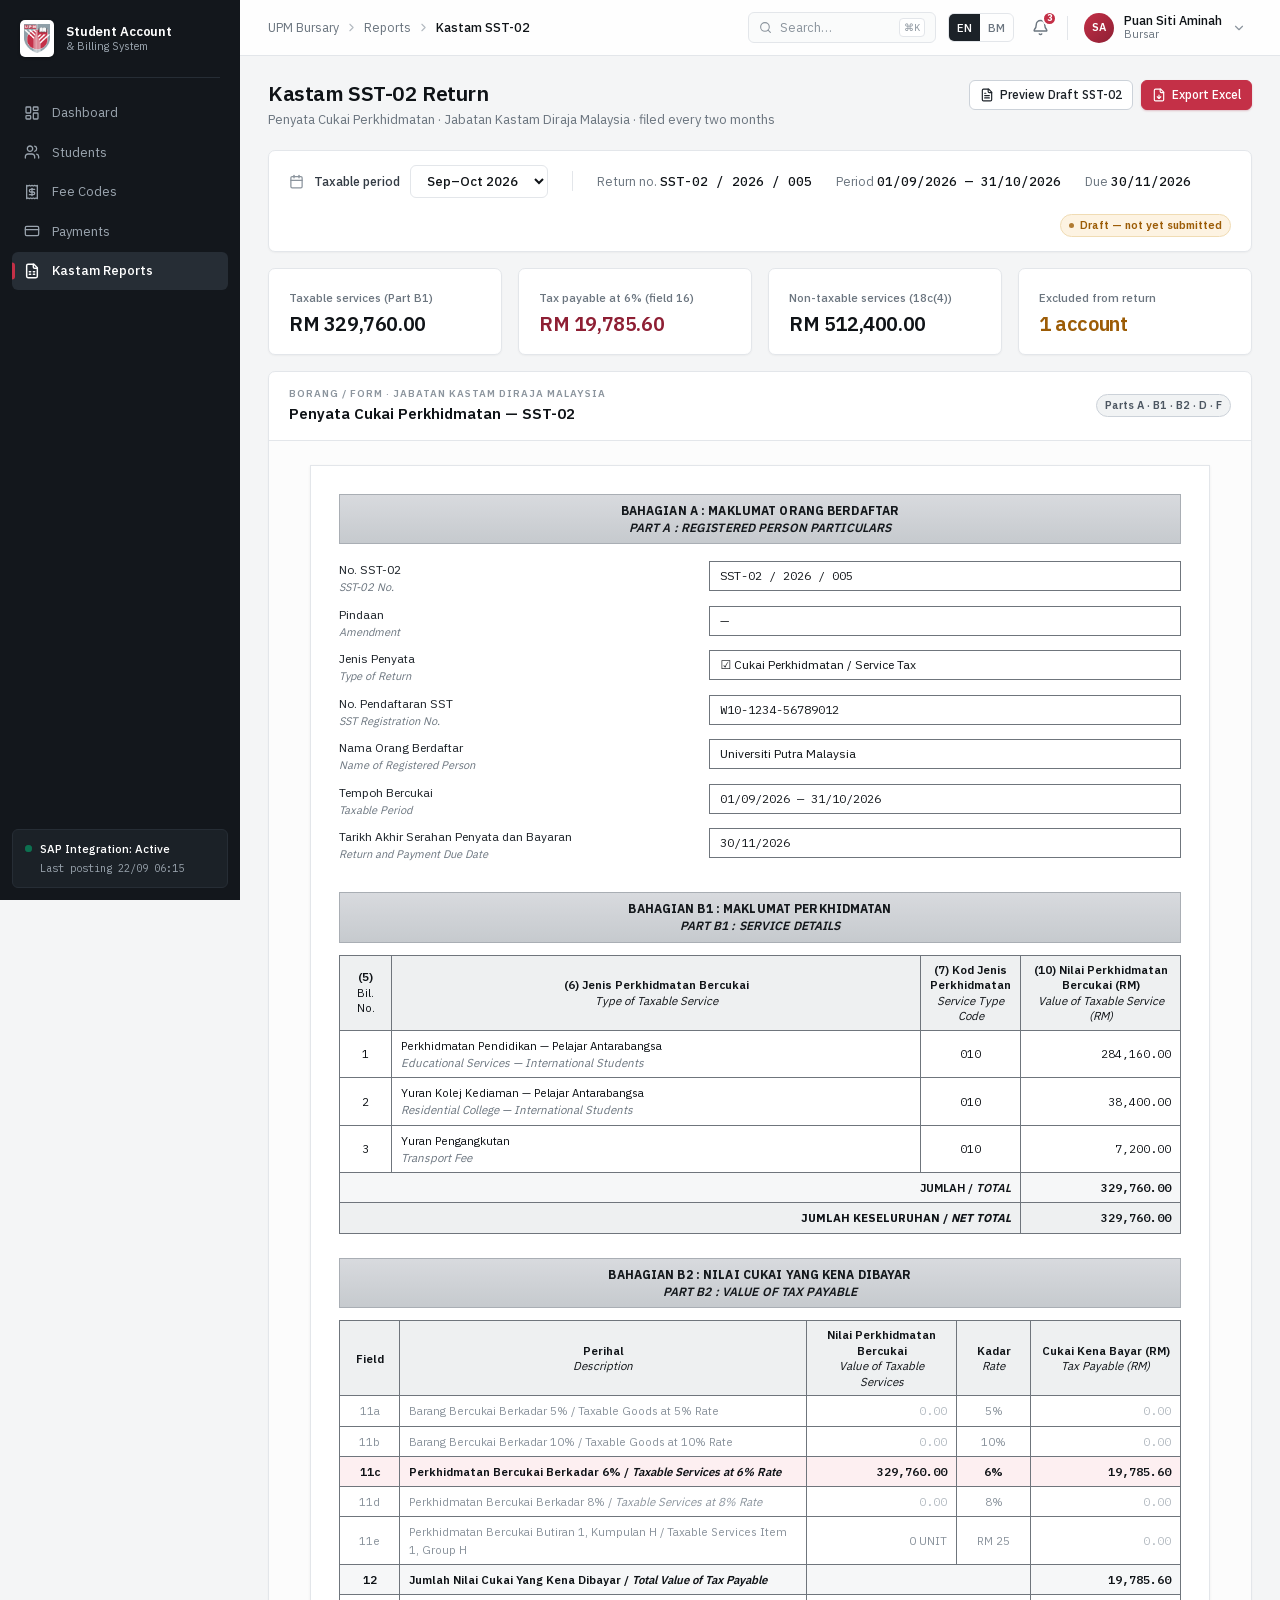
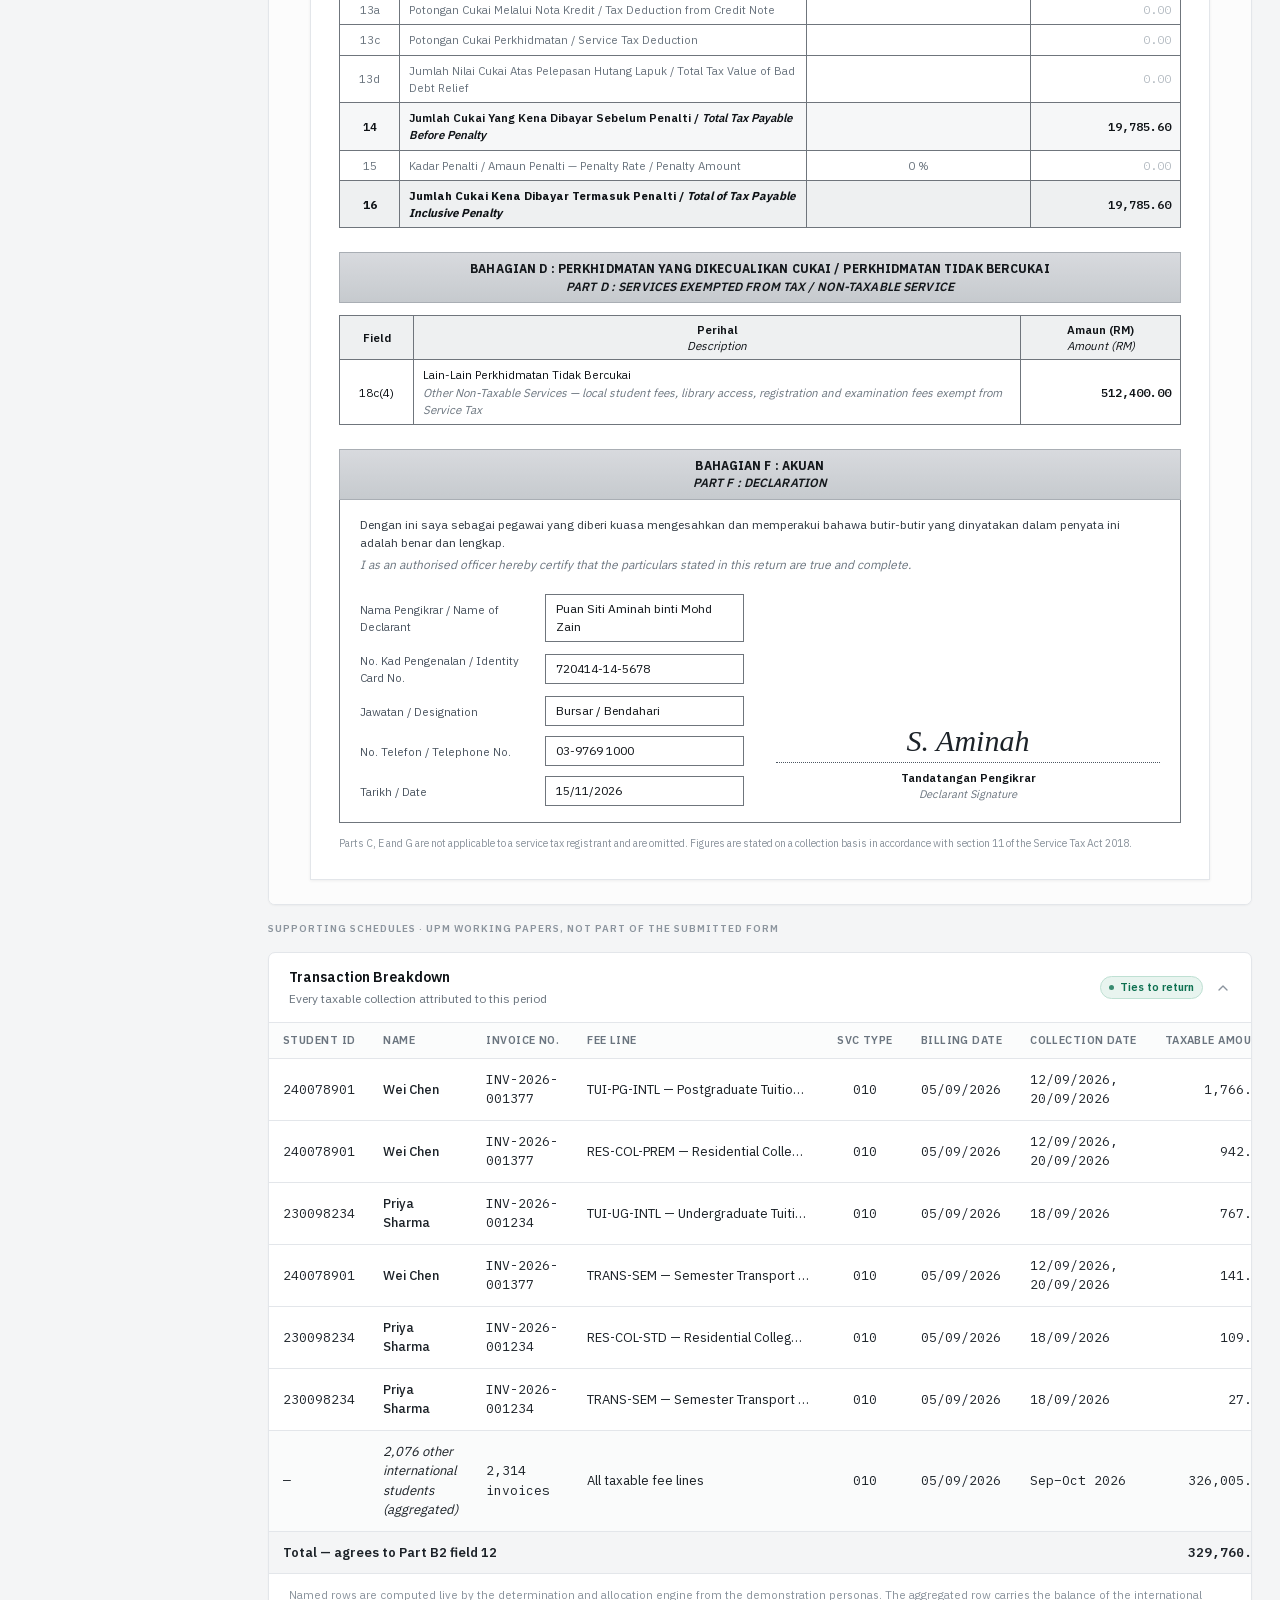
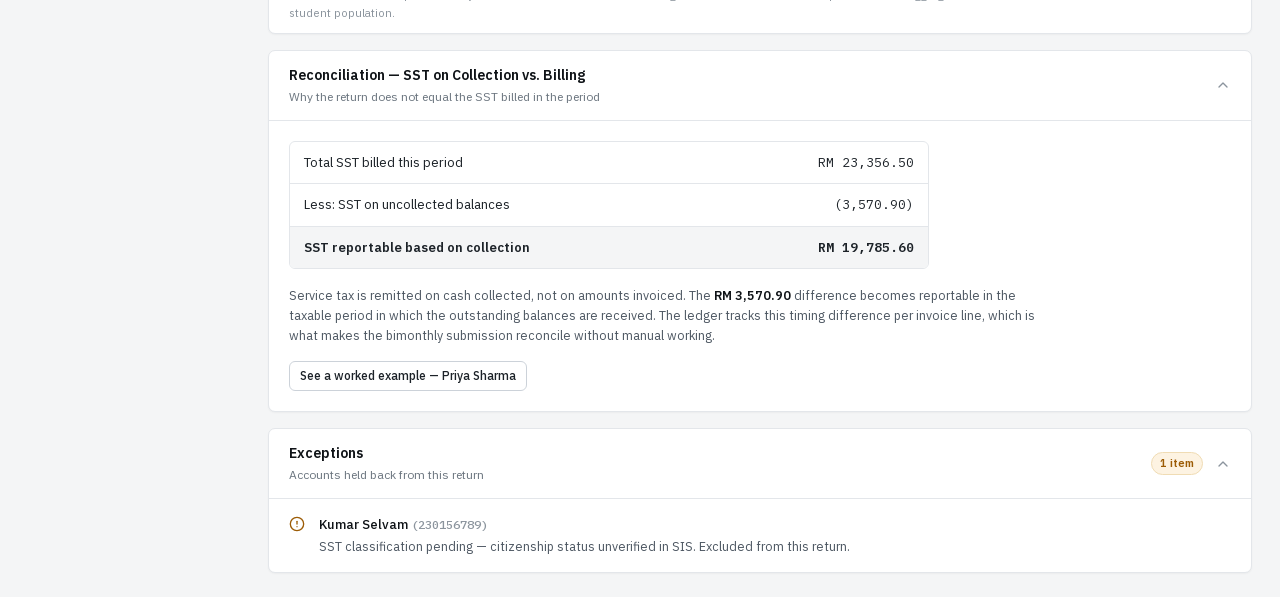
<file: reports/sst/index.html>
<!DOCTYPE html><!--SqrQbJ8BgiQf7fdoNPvJA--><html lang="en" class="__variable_c8daab __variable_595324"><head><meta charSet="utf-8"/><meta name="viewport" content="width=device-width, initial-scale=1"/><link rel="preload" as="image" href="/upm-crest.png"/><link rel="stylesheet" href="/_next/static/css/1c11aca23576cb8a.css" data-precedence="next"/><link rel="preload" as="script" fetchPriority="low" href="/_next/static/chunks/webpack-ba4cfe6648193eba.js"/><script src="/_next/static/chunks/4bd1b696-c023c6e3521b1417.js" async=""></script><script src="/_next/static/chunks/255-a85cef9cc3a04b12.js" async=""></script><script src="/_next/static/chunks/main-app-887c26fa36090765.js" async=""></script><script src="/_next/static/chunks/665-15db27061936d8d4.js" async=""></script><script src="/_next/static/chunks/509-163aa2d796fcfe71.js" async=""></script><script src="/_next/static/chunks/app/layout-a550c12d648f3353.js" async=""></script><script src="/_next/static/chunks/191-fcd17cd9782e7c21.js" async=""></script><script src="/_next/static/chunks/app/page-1416e06338acb2ba.js" async=""></script><script src="/_next/static/chunks/app/reports/sst/page-15a80c9130662f16.js" async=""></script><title>UPM · Student Account &amp; Billing System</title><meta name="description" content="Student billing, automated SST determination and Kastam SST-02 reporting for Universiti Putra Malaysia."/><meta name="robots" content="noindex, nofollow"/><script src="/_next/static/chunks/polyfills-42372ed130431b0a.js" noModule=""></script></head><body class="font-sans antialiased"><div hidden=""><!--$--><!--/$--></div><div class="min-h-screen"><aside class="fixed inset-y-0 left-0 w-[240px] bg-shell flex flex-col z-30"><div class="px-5 pt-5 pb-5"><a class="flex items-center gap-3 group" href="/"><span class="bg-white rounded-[5px] p-1 shrink-0 shadow-[0_1px_3px_rgba(0,0,0,0.3)]"><img alt="Universiti Putra Malaysia" width="299" height="334" decoding="async" data-nimg="1" style="color:transparent;width:26px;height:auto" src="/upm-crest.png"/></span><span class="min-w-0"><span class="block text-white text-[13px] font-semibold leading-tight tracking-[-0.01em]">Student Account</span><span class="block text-shell-text text-[11px] leading-tight">&amp; Billing System</span></span></a></div><div class="mx-5 h-px bg-shell-3"></div><nav class="flex-1 px-3 py-4 space-y-0.5"><a class="relative flex items-center gap-3 px-3 py-[9px] rounded-[6px] text-[13px] transition-colors duration-100 text-shell-text hover:text-white hover:bg-shell-2" href="/"><svg xmlns="http://www.w3.org/2000/svg" width="16" height="16" viewBox="0 0 24 24" fill="none" stroke="currentColor" stroke-width="1.9" stroke-linecap="round" stroke-linejoin="round" class="lucide lucide-layout-dashboard" aria-hidden="true"><rect width="7" height="9" x="3" y="3" rx="1"></rect><rect width="7" height="5" x="14" y="3" rx="1"></rect><rect width="7" height="9" x="14" y="12" rx="1"></rect><rect width="7" height="5" x="3" y="16" rx="1"></rect></svg>Dashboard</a><a class="relative flex items-center gap-3 px-3 py-[9px] rounded-[6px] text-[13px] transition-colors duration-100 text-shell-text hover:text-white hover:bg-shell-2" href="/students/"><svg xmlns="http://www.w3.org/2000/svg" width="16" height="16" viewBox="0 0 24 24" fill="none" stroke="currentColor" stroke-width="1.9" stroke-linecap="round" stroke-linejoin="round" class="lucide lucide-users" aria-hidden="true"><path d="M16 21v-2a4 4 0 0 0-4-4H6a4 4 0 0 0-4 4v2"></path><path d="M16 3.128a4 4 0 0 1 0 7.744"></path><path d="M22 21v-2a4 4 0 0 0-3-3.87"></path><circle cx="9" cy="7" r="4"></circle></svg>Students</a><a class="relative flex items-center gap-3 px-3 py-[9px] rounded-[6px] text-[13px] transition-colors duration-100 text-shell-text hover:text-white hover:bg-shell-2" href="/fee-codes/"><svg xmlns="http://www.w3.org/2000/svg" width="16" height="16" viewBox="0 0 24 24" fill="none" stroke="currentColor" stroke-width="1.9" stroke-linecap="round" stroke-linejoin="round" class="lucide lucide-receipt" aria-hidden="true"><path d="M4 2v20l2-1 2 1 2-1 2 1 2-1 2 1 2-1 2 1V2l-2 1-2-1-2 1-2-1-2 1-2-1-2 1Z"></path><path d="M16 8h-6a2 2 0 1 0 0 4h4a2 2 0 1 1 0 4H8"></path><path d="M12 17.5v-11"></path></svg>Fee Codes</a><a class="relative flex items-center gap-3 px-3 py-[9px] rounded-[6px] text-[13px] transition-colors duration-100 text-shell-text hover:text-white hover:bg-shell-2" href="/payments/"><svg xmlns="http://www.w3.org/2000/svg" width="16" height="16" viewBox="0 0 24 24" fill="none" stroke="currentColor" stroke-width="1.9" stroke-linecap="round" stroke-linejoin="round" class="lucide lucide-credit-card" aria-hidden="true"><rect width="20" height="14" x="2" y="5" rx="2"></rect><line x1="2" x2="22" y1="10" y2="10"></line></svg>Payments</a><a class="relative flex items-center gap-3 px-3 py-[9px] rounded-[6px] text-[13px] transition-colors duration-100 bg-shell-3 text-white font-medium" href="/reports/sst/"><span class="absolute left-0 top-1/2 -translate-y-1/2 w-[3px] h-[17px] rounded-r bg-crimson"></span><svg xmlns="http://www.w3.org/2000/svg" width="16" height="16" viewBox="0 0 24 24" fill="none" stroke="currentColor" stroke-width="2.2" stroke-linecap="round" stroke-linejoin="round" class="lucide lucide-file-spreadsheet" aria-hidden="true"><path d="M15 2H6a2 2 0 0 0-2 2v16a2 2 0 0 0 2 2h12a2 2 0 0 0 2-2V7Z"></path><path d="M14 2v4a2 2 0 0 0 2 2h4"></path><path d="M8 13h2"></path><path d="M14 13h2"></path><path d="M8 17h2"></path><path d="M14 17h2"></path></svg>Kastam Reports</a></nav><div class="p-3"><div class="rounded-[6px] border border-shell-3 bg-shell-2 px-3 py-2.5"><div class="flex items-center gap-2"><span class="relative flex w-[7px] h-[7px] shrink-0"><span class="absolute inline-flex w-full h-full rounded-full bg-ok opacity-60 animate-ping"></span><span class="relative inline-flex w-[7px] h-[7px] rounded-full bg-ok"></span></span><span class="text-[11.5px] text-white font-medium">SAP Integration: Active</span></div><div class="text-[10.5px] text-shell-text mt-1 pl-[15px] font-mono tnum">Last posting 22/09 06:15</div></div></div></aside><div class="pl-[240px]"><header class="sticky top-0 z-20 h-[56px] bg-surface/85 backdrop-blur-md border-b border-line flex items-center justify-between px-7"><nav class="flex items-center gap-1.5 text-[12.5px] min-w-0"><span class="flex items-center gap-1.5 min-w-0"><a class="text-ink-500 hover:text-crimson transition-colors truncate" href="/">UPM Bursary</a></span><span class="flex items-center gap-1.5 min-w-0"><svg xmlns="http://www.w3.org/2000/svg" width="13" height="13" viewBox="0 0 24 24" fill="none" stroke="currentColor" stroke-width="2" stroke-linecap="round" stroke-linejoin="round" class="lucide lucide-chevron-right text-ink-300 shrink-0" aria-hidden="true"><path d="m9 18 6-6-6-6"></path></svg><a class="text-ink-500 hover:text-crimson transition-colors truncate" href="/reports/sst/">Reports</a></span><span class="flex items-center gap-1.5 min-w-0"><svg xmlns="http://www.w3.org/2000/svg" width="13" height="13" viewBox="0 0 24 24" fill="none" stroke="currentColor" stroke-width="2" stroke-linecap="round" stroke-linejoin="round" class="lucide lucide-chevron-right text-ink-300 shrink-0" aria-hidden="true"><path d="m9 18 6-6-6-6"></path></svg><span class="text-ink-900 font-medium truncate">Kastam SST-02</span></span></nav><div class="flex items-center gap-3 shrink-0"><div class="hidden lg:flex items-center gap-2 text-[12.5px] text-ink-400 border border-line rounded-[6px] px-2.5 py-[5px] w-[188px] bg-[#fafbfb]"><svg xmlns="http://www.w3.org/2000/svg" width="13" height="13" viewBox="0 0 24 24" fill="none" stroke="currentColor" stroke-width="2" stroke-linecap="round" stroke-linejoin="round" class="lucide lucide-search" aria-hidden="true"><path d="m21 21-4.34-4.34"></path><circle cx="11" cy="11" r="8"></circle></svg><span>Search…</span><kbd class="ml-auto text-[10px] font-mono border border-line rounded px-1 py-px text-ink-400 bg-surface">⌘K</kbd></div><div class="flex items-center border border-line rounded-[6px] overflow-hidden text-[11.5px] font-medium"><button class="px-2 py-[5px] transition-colors bg-ink-800 text-white">EN</button><button class="px-2 py-[5px] transition-colors text-ink-500 hover:bg-[#f1f3f4]">BM</button></div><button class="relative text-ink-500 hover:text-ink-900 hover:bg-[#f1f3f4] rounded-[6px] p-1.5 transition-colors"><svg xmlns="http://www.w3.org/2000/svg" width="17" height="17" viewBox="0 0 24 24" fill="none" stroke="currentColor" stroke-width="2" stroke-linecap="round" stroke-linejoin="round" class="lucide lucide-bell" aria-hidden="true"><path d="M10.268 21a2 2 0 0 0 3.464 0"></path><path d="M3.262 15.326A1 1 0 0 0 4 17h16a1 1 0 0 0 .74-1.673C19.41 13.956 18 12.499 18 8A6 6 0 0 0 6 8c0 4.499-1.411 5.956-2.738 7.326"></path></svg><span class="absolute -top-0.5 -right-0.5 w-[15px] h-[15px] rounded-full bg-crimson text-white text-[9.5px] font-bold flex items-center justify-center border-2 border-surface">3</span></button><div class="w-px h-6 bg-line"></div><div class="relative"><button class="flex items-center gap-2.5 hover:bg-[#f1f3f4] rounded-[6px] pl-1 pr-1.5 py-1 transition-colors"><span class="w-[30px] h-[30px] rounded-full bg-gradient-to-br from-crimson to-crimson-700 text-white text-[11px] font-semibold flex items-center justify-center shrink-0">SA</span><span class="text-left hidden md:block"><span class="block text-[12.5px] font-medium text-ink-900 leading-tight">Puan Siti Aminah</span><span class="block text-[11px] text-ink-500 leading-tight">Bursar</span></span><svg xmlns="http://www.w3.org/2000/svg" width="14" height="14" viewBox="0 0 24 24" fill="none" stroke="currentColor" stroke-width="2" stroke-linecap="round" stroke-linejoin="round" class="lucide lucide-chevron-down text-ink-400" aria-hidden="true"><path d="m6 9 6 6 6-6"></path></svg></button></div></div></header><main class="px-7 py-6 max-w-[1560px]"><div class="flex items-start justify-between gap-6 mb-5"><div><h1 class="text-[21px] font-semibold text-ink-900 tracking-[-0.02em] leading-tight">Kastam SST-02 Return</h1><p class="text-[13px] text-ink-500 mt-1">Penyata Cukai Perkhidmatan · Jabatan Kastam Diraja Malaysia · filed every two months</p></div><div class="flex items-center gap-2 shrink-0"><button type="button" class="inline-flex items-center justify-center border rounded-[6px] font-medium transition-colors duration-100 focus:outline-none focus-visible:ring-2 focus-visible:ring-crimson/35 bg-surface text-ink-800 border-line-strong hover:bg-[#f7f8f9] hover:border-ink-300 text-[12px] px-2.5 py-[5px] gap-1.5 "><svg xmlns="http://www.w3.org/2000/svg" width="14" height="14" viewBox="0 0 24 24" fill="none" stroke="currentColor" stroke-width="2" stroke-linecap="round" stroke-linejoin="round" class="lucide lucide-file-text" aria-hidden="true"><path d="M15 2H6a2 2 0 0 0-2 2v16a2 2 0 0 0 2 2h12a2 2 0 0 0 2-2V7Z"></path><path d="M14 2v4a2 2 0 0 0 2 2h4"></path><path d="M10 9H8"></path><path d="M16 13H8"></path><path d="M16 17H8"></path></svg>Preview Draft SST-02</button><button type="button" class="inline-flex items-center justify-center border rounded-[6px] font-medium transition-colors duration-100 focus:outline-none focus-visible:ring-2 focus-visible:ring-crimson/35 bg-crimson text-white border-crimson hover:bg-crimson-600 hover:border-crimson-600 shadow-[0_1px_2px_rgba(164,32,58,0.25)] text-[12px] px-2.5 py-[5px] gap-1.5 "><svg xmlns="http://www.w3.org/2000/svg" width="14" height="14" viewBox="0 0 24 24" fill="none" stroke="currentColor" stroke-width="2" stroke-linecap="round" stroke-linejoin="round" class="lucide lucide-file-down" aria-hidden="true"><path d="M15 2H6a2 2 0 0 0-2 2v16a2 2 0 0 0 2 2h12a2 2 0 0 0 2-2V7Z"></path><path d="M14 2v4a2 2 0 0 0 2 2h4"></path><path d="M12 18v-6"></path><path d="m9 15 3 3 3-3"></path></svg>Export Excel</button></div></div><section class="bg-surface border border-line rounded-[7px] shadow-[0_1px_2px_rgba(15,19,23,0.04)]  mb-4 rise"><div class="flex flex-wrap items-center gap-x-6 gap-y-3 px-5 py-3.5"><label class="flex items-center gap-2.5"><svg xmlns="http://www.w3.org/2000/svg" width="15" height="15" viewBox="0 0 24 24" fill="none" stroke="currentColor" stroke-width="2" stroke-linecap="round" stroke-linejoin="round" class="lucide lucide-calendar text-ink-400" aria-hidden="true"><path d="M8 2v4"></path><path d="M16 2v4"></path><rect width="18" height="18" x="3" y="4" rx="2"></rect><path d="M3 10h18"></path></svg><span class="text-[12.5px] font-medium text-ink-700">Taxable period</span><select class="border border-line rounded-[6px] px-3 py-[6px] text-[13px] font-medium text-ink-900 bg-surface focus:outline-none focus:border-ink-300 focus:ring-2 focus:ring-crimson/12 transition-colors"><option value="jan-feb-2026">Jan–Feb 2026</option><option value="mar-apr-2026">Mar–Apr 2026</option><option value="may-jun-2026">May–Jun 2026</option><option value="jul-aug-2026">Jul–Aug 2026</option><option value="sep-oct-2026" selected="">Sep–Oct 2026</option><option value="nov-dec-2026">Nov–Dec 2026</option></select></label><div class="h-5 w-px bg-line"></div><div class="flex flex-wrap items-center gap-x-6 gap-y-2 text-[12.5px]"><span class="text-ink-500">Return no.<!-- --> <span class="font-mono tnum text-ink-900 font-medium">SST-02 / 2026 / 005</span></span><span class="text-ink-500">Period<!-- --> <span class="font-mono tnum text-ink-900 font-medium">01/09/2026 — 31/10/2026</span></span><span class="text-ink-500">Due<!-- --> <span class="font-mono tnum text-ink-900 font-medium">30/11/2026</span></span></div><div class="ml-auto"><span class="inline-flex items-center gap-1.5 border rounded-full px-2 py-[2px] text-[11px] font-semibold leading-[17px] whitespace-nowrap bg-warn-tint text-warn border-warn-line "><span class="w-[5px] h-[5px] rounded-full bg-current opacity-80"></span>Draft — not yet submitted</span></div></div></section><div class="grid grid-cols-2 xl:grid-cols-4 gap-4 mb-4"><section class="bg-surface border border-line rounded-[7px] shadow-[0_1px_2px_rgba(15,19,23,0.04)] p-5 rise"><div class="text-[11.5px] font-medium text-ink-500 mb-2">Taxable services (Part B1)</div><div class="text-[20px] font-semibold tnum tracking-[-0.02em] leading-none text-ink-900">RM 329,760.00</div></section><section class="bg-surface border border-line rounded-[7px] shadow-[0_1px_2px_rgba(15,19,23,0.04)] p-5 rise"><div class="text-[11.5px] font-medium text-ink-500 mb-2">Tax payable at 6% (field 16)</div><div class="text-[20px] font-semibold tnum tracking-[-0.02em] leading-none text-crimson-700">RM 19,785.60</div></section><section class="bg-surface border border-line rounded-[7px] shadow-[0_1px_2px_rgba(15,19,23,0.04)] p-5 rise"><div class="text-[11.5px] font-medium text-ink-500 mb-2">Non-taxable services (18c(4))</div><div class="text-[20px] font-semibold tnum tracking-[-0.02em] leading-none text-ink-900">RM 512,400.00</div></section><section class="bg-surface border border-line rounded-[7px] shadow-[0_1px_2px_rgba(15,19,23,0.04)] p-5 rise"><div class="text-[11.5px] font-medium text-ink-500 mb-2">Excluded from return</div><div class="text-[20px] font-semibold tnum tracking-[-0.02em] leading-none text-warn">1 account</div></section></div><section class="bg-surface border border-line rounded-[7px] shadow-[0_1px_2px_rgba(15,19,23,0.04)]  mb-4 rise overflow-hidden"><div class="px-5 py-3.5 border-b border-line flex items-center justify-between gap-4"><div><div class="eyebrow mb-0.5">Borang / Form · Jabatan Kastam Diraja Malaysia</div><h2 class="text-[15px] font-semibold text-ink-900">Penyata Cukai Perkhidmatan — SST-02</h2></div><span class="inline-flex items-center gap-1.5 border rounded-full px-2 py-[2px] text-[11px] font-semibold leading-[17px] whitespace-nowrap bg-[#f1f3f4] text-ink-600 border-line-strong ">Parts A · B1 · B2 · D · F</span></div><div class="p-6 bg-[#fcfcfc]"><div class="max-w-[900px] mx-auto bg-white border border-line p-7 shadow-[0_1px_3px_rgba(15,19,23,0.06)]"><div class="bg-white text-ink-900"><div class="form-bar mt-6 first:mt-0"><div>BAHAGIAN A : MAKLUMAT ORANG BERDAFTAR</div><div class="italic font-semibold">PART A : REGISTERED PERSON PARTICULARS</div></div><table class="w-full mt-3 text-[12px]"><tbody><tr class="align-top"><td class="py-[5px] pr-4 w-[44%]"><div class="text-ink-800">No. SST-02</div><div class="italic text-ink-500 text-[11px]">SST-02 No.</div></td><td class="py-[5px]"><div class="form-box text-[12px] font-mono">SST-02 / 2026 / 005</div></td></tr><tr class="align-top"><td class="py-[5px] pr-4 w-[44%]"><div class="text-ink-800">Pindaan</div><div class="italic text-ink-500 text-[11px]">Amendment</div></td><td class="py-[5px]"><div class="form-box text-[12px] ">—</div></td></tr><tr class="align-top"><td class="py-[5px] pr-4 w-[44%]"><div class="text-ink-800">Jenis Penyata</div><div class="italic text-ink-500 text-[11px]">Type of Return</div></td><td class="py-[5px]"><div class="form-box text-[12px] ">☑ Cukai Perkhidmatan / Service Tax</div></td></tr><tr class="align-top"><td class="py-[5px] pr-4 w-[44%]"><div class="text-ink-800">No. Pendaftaran SST</div><div class="italic text-ink-500 text-[11px]">SST Registration No.</div></td><td class="py-[5px]"><div class="form-box text-[12px] font-mono">W10-1234-56789012</div></td></tr><tr class="align-top"><td class="py-[5px] pr-4 w-[44%]"><div class="text-ink-800">Nama Orang Berdaftar</div><div class="italic text-ink-500 text-[11px]">Name of Registered Person</div></td><td class="py-[5px]"><div class="form-box text-[12px] ">Universiti Putra Malaysia</div></td></tr><tr class="align-top"><td class="py-[5px] pr-4 w-[44%]"><div class="text-ink-800">Tempoh Bercukai</div><div class="italic text-ink-500 text-[11px]">Taxable Period</div></td><td class="py-[5px]"><div class="form-box text-[12px] font-mono">01/09/2026 — 31/10/2026</div></td></tr><tr class="align-top"><td class="py-[5px] pr-4 w-[44%]"><div class="text-ink-800">Tarikh Akhir Serahan Penyata dan Bayaran</div><div class="italic text-ink-500 text-[11px]">Return and Payment Due Date</div></td><td class="py-[5px]"><div class="form-box text-[12px] font-mono">30/11/2026</div></td></tr></tbody></table><div class="form-bar mt-6 first:mt-0"><div>BAHAGIAN B1 : MAKLUMAT PERKHIDMATAN</div><div class="italic font-semibold">PART B1 : SERVICE DETAILS</div></div><table class="w-full mt-3 form-grid border-collapse"><thead><tr><th class="w-[52px]">(5)<div class="font-normal">Bil. No.</div></th><th>(6) Jenis Perkhidmatan Bercukai<div class="font-normal italic">Type of Taxable Service</div></th><th class="w-[96px]">(7) Kod Jenis Perkhidmatan<div class="font-normal italic">Service Type Code</div></th><th class="w-[160px]">(10) Nilai Perkhidmatan Bercukai (RM)<div class="font-normal italic">Value of Taxable Service (RM)</div></th></tr></thead><tbody><tr><td class="text-center tnum">1</td><td><div>Perkhidmatan Pendidikan — Pelajar Antarabangsa</div><div class="italic text-ink-500">Educational Services — International Students</div></td><td class="text-center font-mono tnum">010</td><td class="text-right"><span class="font-mono tnum text-ink-900">284,160.00</span></td></tr><tr><td class="text-center tnum">2</td><td><div>Yuran Kolej Kediaman — Pelajar Antarabangsa</div><div class="italic text-ink-500">Residential College — International Students</div></td><td class="text-center font-mono tnum">010</td><td class="text-right"><span class="font-mono tnum text-ink-900">38,400.00</span></td></tr><tr><td class="text-center tnum">3</td><td><div>Yuran Pengangkutan</div><div class="italic text-ink-500">Transport Fee</div></td><td class="text-center font-mono tnum">010</td><td class="text-right"><span class="font-mono tnum text-ink-900">7,200.00</span></td></tr><tr class="bg-[#f6f7f8]"><td colSpan="3" class="text-right font-semibold">JUMLAH / <span class="italic">TOTAL</span></td><td class="text-right font-semibold"><span class="font-mono tnum text-ink-900">329,760.00</span></td></tr><tr class="bg-[#eef0f1]"><td colSpan="3" class="text-right font-bold">JUMLAH KESELURUHAN / <span class="italic">NET TOTAL</span></td><td class="text-right font-bold"><span class="font-mono tnum text-ink-900">329,760.00</span></td></tr></tbody></table><div class="form-bar mt-6 first:mt-0"><div>BAHAGIAN B2 : NILAI CUKAI YANG KENA DIBAYAR</div><div class="italic font-semibold">PART B2 : VALUE OF TAX PAYABLE</div></div><table class="w-full mt-3 form-grid border-collapse"><thead><tr><th class="w-[60px]">Field</th><th>Perihal<div class="font-normal italic">Description</div></th><th class="w-[150px]">Nilai Perkhidmatan Bercukai<div class="font-normal italic">Value of Taxable Services</div></th><th class="w-[74px]">Kadar<div class="font-normal italic">Rate</div></th><th class="w-[150px]">Cukai Kena Bayar (RM)<div class="font-normal italic">Tax Payable (RM)</div></th></tr></thead><tbody><tr class="text-ink-400"><td class="text-center">11a</td><td>Barang Bercukai Berkadar 5% / Taxable Goods at 5% Rate</td><td class="text-right"><span class="font-mono tnum text-ink-300">0.00</span></td><td class="text-center tnum">5%</td><td class="text-right"><span class="font-mono tnum text-ink-300">0.00</span></td></tr><tr class="text-ink-400"><td class="text-center">11b</td><td>Barang Bercukai Berkadar 10% / Taxable Goods at 10% Rate</td><td class="text-right"><span class="font-mono tnum text-ink-300">0.00</span></td><td class="text-center tnum">10%</td><td class="text-right"><span class="font-mono tnum text-ink-300">0.00</span></td></tr><tr class="bg-[#fdeff1] font-semibold"><td class="text-center">11c</td><td>Perkhidmatan Bercukai Berkadar 6%<!-- --> /<!-- --> <span class="italic">Taxable Services at 6% Rate</span></td><td class="text-right"><span class="font-mono tnum text-ink-900">329,760.00</span></td><td class="text-center tnum">6<!-- -->%</td><td class="text-right"><span class="font-mono tnum text-ink-900">19,785.60</span></td></tr><tr class="text-ink-400"><td class="text-center">11d</td><td>Perkhidmatan Bercukai Berkadar 8%<!-- --> /<!-- --> <span class="italic">Taxable Services at 8% Rate</span></td><td class="text-right"><span class="font-mono tnum text-ink-300">0.00</span></td><td class="text-center tnum">8<!-- -->%</td><td class="text-right"><span class="font-mono tnum text-ink-300">0.00</span></td></tr><tr class="text-ink-400"><td class="text-center">11e</td><td>Perkhidmatan Bercukai Butiran 1, Kumpulan H / Taxable Services Item 1, Group H</td><td class="text-right tnum">0 UNIT</td><td class="text-center tnum">RM 25</td><td class="text-right"><span class="font-mono tnum text-ink-300">0.00</span></td></tr><tr class="bg-[#f6f7f8] font-semibold"><td class="text-center">12</td><td>Jumlah Nilai Cukai Yang Kena Dibayar /<!-- --> <span class="italic">Total Value of Tax Payable</span></td><td colSpan="2"></td><td class="text-right"><span class="font-mono tnum text-ink-900">19,785.60</span></td></tr><tr class="text-ink-500"><td class="text-center">13a</td><td>Potongan Cukai Melalui Nota Kredit / Tax Deduction from Credit Note</td><td colSpan="2"></td><td class="text-right"><span class="font-mono tnum text-ink-300">0.00</span></td></tr><tr class="text-ink-500"><td class="text-center">13c</td><td>Potongan Cukai Perkhidmatan / Service Tax Deduction</td><td colSpan="2"></td><td class="text-right"><span class="font-mono tnum text-ink-300">0.00</span></td></tr><tr class="text-ink-500"><td class="text-center">13d</td><td>Jumlah Nilai Cukai Atas Pelepasan Hutang Lapuk / Total Tax Value of Bad Debt Relief</td><td colSpan="2"></td><td class="text-right"><span class="font-mono tnum text-ink-300">0.00</span></td></tr><tr class="bg-[#f6f7f8] font-semibold"><td class="text-center">14</td><td>Jumlah Cukai Yang Kena Dibayar Sebelum Penalti /<!-- --> <span class="italic">Total Tax Payable Before Penalty</span></td><td colSpan="2"></td><td class="text-right"><span class="font-mono tnum text-ink-900">19,785.60</span></td></tr><tr class="text-ink-500"><td class="text-center">15</td><td>Kadar Penalti / Amaun Penalti — Penalty Rate / Penalty Amount</td><td colSpan="2" class="text-center tnum">0 %</td><td class="text-right"><span class="font-mono tnum text-ink-300">0.00</span></td></tr><tr class="bg-[#eef0f1] font-bold"><td class="text-center">16</td><td>Jumlah Cukai Kena Dibayar Termasuk Penalti /<!-- --> <span class="italic">Total of Tax Payable Inclusive Penalty</span></td><td colSpan="2"></td><td class="text-right"><span class="font-mono tnum text-ink-900">19,785.60</span></td></tr></tbody></table><div class="form-bar mt-6 first:mt-0"><div>BAHAGIAN D : PERKHIDMATAN YANG DIKECUALIKAN CUKAI / PERKHIDMATAN TIDAK BERCUKAI</div><div class="italic font-semibold">PART D : SERVICES EXEMPTED FROM TAX / NON-TAXABLE SERVICE</div></div><table class="w-full mt-3 form-grid border-collapse"><thead><tr><th class="w-[74px]">Field</th><th>Perihal<div class="font-normal italic">Description</div></th><th class="w-[160px]">Amaun (RM)<div class="font-normal italic">Amount (RM)</div></th></tr></thead><tbody><tr><td class="text-center">18c(4)</td><td>Lain-Lain Perkhidmatan Tidak Bercukai<div class="italic text-ink-500">Other Non-Taxable Services — local student fees, library access, registration and examination fees exempt from Service Tax</div></td><td class="text-right font-semibold"><span class="font-mono tnum text-ink-900">512,400.00</span></td></tr></tbody></table><div class="form-bar mt-6 first:mt-0"><div>BAHAGIAN F : AKUAN</div><div class="italic font-semibold">PART F : DECLARATION</div></div><div class="border border-[#6f757c] border-t-0 px-5 py-4 text-[12px]"><p class="text-ink-700 mb-1">Dengan ini saya sebagai pegawai yang diberi kuasa mengesahkan dan memperakui bahawa butir-butir yang dinyatakan dalam penyata ini adalah benar dan lengkap.</p><p class="italic text-ink-500 mb-5">I as an authorised officer hereby certify that the particulars stated in this return are true and complete.</p><div class="grid grid-cols-1 md:grid-cols-2 gap-8"><dl class="space-y-2.5"><div class="grid grid-cols-[1fr_1.15fr] gap-3 items-center"><dt class="text-ink-600 text-[11.5px]">Nama Pengikrar / Name of Declarant</dt><dd class="form-box text-[12px]">Puan Siti Aminah binti Mohd Zain</dd></div><div class="grid grid-cols-[1fr_1.15fr] gap-3 items-center"><dt class="text-ink-600 text-[11.5px]">No. Kad Pengenalan / Identity Card No.</dt><dd class="form-box text-[12px]">720414-14-5678</dd></div><div class="grid grid-cols-[1fr_1.15fr] gap-3 items-center"><dt class="text-ink-600 text-[11.5px]">Jawatan / Designation</dt><dd class="form-box text-[12px]">Bursar / Bendahari</dd></div><div class="grid grid-cols-[1fr_1.15fr] gap-3 items-center"><dt class="text-ink-600 text-[11.5px]">No. Telefon / Telephone No.</dt><dd class="form-box text-[12px]">03-9769 1000</dd></div><div class="grid grid-cols-[1fr_1.15fr] gap-3 items-center"><dt class="text-ink-600 text-[11.5px]">Tarikh / Date</dt><dd class="form-box text-[12px]">15/11/2026</dd></div></dl><div class="flex flex-col items-center justify-end pb-1"><div class="text-[30px] text-ink-800 leading-none mb-1.5 select-none" style="font-family:Georgia, serif;font-style:italic" aria-hidden="true">S. Aminah</div><div class="w-full border-t border-dotted border-ink-600 pt-1.5 text-center"><div class="font-semibold text-[11.5px]">Tandatangan Pengikrar</div><div class="italic text-ink-500 text-[11px]">Declarant Signature</div></div></div></div></div><p class="text-[10.5px] text-ink-400 mt-3 leading-[16px]">Parts C, E and G are not applicable to a service tax registrant and are omitted. Figures are stated on a collection basis in accordance with section 11 of the Service Tax Act 2018.</p></div></div></div></section><div class="space-y-4"><div class="eyebrow">Supporting schedules · UPM working papers, not part of the submitted form</div><section class="bg-surface border border-line rounded-[7px] shadow-[0_1px_2px_rgba(15,19,23,0.04)]  overflow-hidden"><button class="w-full flex items-center justify-between gap-4 px-5 py-3.5 text-left hover:bg-[#fafbfb] transition-colors"><span class="min-w-0"><span class="block text-[14px] font-semibold text-ink-900">Transaction Breakdown</span><span class="block text-[12px] text-ink-500 mt-0.5">Every taxable collection attributed to this period</span></span><span class="flex items-center gap-3 shrink-0"><span class="inline-flex items-center gap-1.5 border rounded-full px-2 py-[2px] text-[11px] font-semibold leading-[17px] whitespace-nowrap bg-ok-tint text-ok border-ok-line "><span class="w-[5px] h-[5px] rounded-full bg-current opacity-80"></span>Ties to return</span><svg xmlns="http://www.w3.org/2000/svg" width="16" height="16" viewBox="0 0 24 24" fill="none" stroke="currentColor" stroke-width="2" stroke-linecap="round" stroke-linejoin="round" class="lucide lucide-chevron-down text-ink-400 transition-transform duration-150 rotate-180" aria-hidden="true"><path d="m6 9 6 6 6-6"></path></svg></span></button><div class="border-t border-line fadein"><div class="overflow-x-auto"><table class="tbl"><thead><tr><th>Student ID</th><th>Name</th><th>Invoice No.</th><th>Fee Line</th><th class="text-center">Svc Type</th><th>Billing Date</th><th>Collection Date</th><th class="text-right">Taxable Amount</th><th class="text-right">SST Amount</th><th>Period Attribution</th></tr></thead><tbody><tr><td class="font-mono tnum text-[12px] text-ink-600">240078901</td><td class="text-ink-900 font-medium"><a class="hover:text-crimson transition-colors" href="/students/240078901/">Wei Chen</a></td><td class="font-mono tnum text-[12px] text-ink-600">INV-2026-001377</td><td class="text-ink-700 text-[12px] max-w-[250px]"><span class="block truncate">TUI-PG-INTL — Postgraduate Tuition (International)</span></td><td class="text-center font-mono tnum text-[12px]">010</td><td class="font-mono tnum text-[12px] text-ink-500">05/09/2026</td><td class="font-mono tnum text-[12px] text-ink-500">12/09/2026, 20/09/2026</td><td class="text-right font-mono tnum">1,766.67</td><td class="text-right font-mono tnum font-medium text-crimson-700">106.00</td><td class="text-[12px] text-ink-600">Sep–Oct 2026</td></tr><tr><td class="font-mono tnum text-[12px] text-ink-600">240078901</td><td class="text-ink-900 font-medium"><a class="hover:text-crimson transition-colors" href="/students/240078901/">Wei Chen</a></td><td class="font-mono tnum text-[12px] text-ink-600">INV-2026-001377</td><td class="text-ink-700 text-[12px] max-w-[250px]"><span class="block truncate">RES-COL-PREM — Residential College — Premium</span></td><td class="text-center font-mono tnum text-[12px]">010</td><td class="font-mono tnum text-[12px] text-ink-500">05/09/2026</td><td class="font-mono tnum text-[12px] text-ink-500">12/09/2026, 20/09/2026</td><td class="text-right font-mono tnum">942.17</td><td class="text-right font-mono tnum font-medium text-crimson-700">56.53</td><td class="text-[12px] text-ink-600">Sep–Oct 2026</td></tr><tr><td class="font-mono tnum text-[12px] text-ink-600">230098234</td><td class="text-ink-900 font-medium"><a class="hover:text-crimson transition-colors" href="/students/230098234/">Priya Sharma</a></td><td class="font-mono tnum text-[12px] text-ink-600">INV-2026-001234</td><td class="text-ink-700 text-[12px] max-w-[250px]"><span class="block truncate">TUI-UG-INTL — Undergraduate Tuition (International)</span></td><td class="text-center font-mono tnum text-[12px]">010</td><td class="font-mono tnum text-[12px] text-ink-500">05/09/2026</td><td class="font-mono tnum text-[12px] text-ink-500">18/09/2026</td><td class="text-right font-mono tnum">767.50</td><td class="text-right font-mono tnum font-medium text-crimson-700">46.05</td><td class="text-[12px] text-ink-600">Sep–Oct 2026</td></tr><tr><td class="font-mono tnum text-[12px] text-ink-600">240078901</td><td class="text-ink-900 font-medium"><a class="hover:text-crimson transition-colors" href="/students/240078901/">Wei Chen</a></td><td class="font-mono tnum text-[12px] text-ink-600">INV-2026-001377</td><td class="text-ink-700 text-[12px] max-w-[250px]"><span class="block truncate">TRANS-SEM — Semester Transport Pass</span></td><td class="text-center font-mono tnum text-[12px]">010</td><td class="font-mono tnum text-[12px] text-ink-500">05/09/2026</td><td class="font-mono tnum text-[12px] text-ink-500">12/09/2026, 20/09/2026</td><td class="text-right font-mono tnum">141.33</td><td class="text-right font-mono tnum font-medium text-crimson-700">8.48</td><td class="text-[12px] text-ink-600">Sep–Oct 2026</td></tr><tr><td class="font-mono tnum text-[12px] text-ink-600">230098234</td><td class="text-ink-900 font-medium"><a class="hover:text-crimson transition-colors" href="/students/230098234/">Priya Sharma</a></td><td class="font-mono tnum text-[12px] text-ink-600">INV-2026-001234</td><td class="text-ink-700 text-[12px] max-w-[250px]"><span class="block truncate">RES-COL-STD — Residential College — Standard</span></td><td class="text-center font-mono tnum text-[12px]">010</td><td class="font-mono tnum text-[12px] text-ink-500">05/09/2026</td><td class="font-mono tnum text-[12px] text-ink-500">18/09/2026</td><td class="text-right font-mono tnum">109.67</td><td class="text-right font-mono tnum font-medium text-crimson-700">6.58</td><td class="text-[12px] text-ink-600">Sep–Oct 2026</td></tr><tr><td class="font-mono tnum text-[12px] text-ink-600">230098234</td><td class="text-ink-900 font-medium"><a class="hover:text-crimson transition-colors" href="/students/230098234/">Priya Sharma</a></td><td class="font-mono tnum text-[12px] text-ink-600">INV-2026-001234</td><td class="text-ink-700 text-[12px] max-w-[250px]"><span class="block truncate">TRANS-SEM — Semester Transport Pass</span></td><td class="text-center font-mono tnum text-[12px]">010</td><td class="font-mono tnum text-[12px] text-ink-500">05/09/2026</td><td class="font-mono tnum text-[12px] text-ink-500">18/09/2026</td><td class="text-right font-mono tnum">27.33</td><td class="text-right font-mono tnum font-medium text-crimson-700">1.64</td><td class="text-[12px] text-ink-600">Sep–Oct 2026</td></tr><tr class="bg-[#fafbfb]"><td class="font-mono tnum text-[12px] text-ink-600">—</td><td class="text-ink-500 italic">2,076 other international students (aggregated)</td><td class="font-mono tnum text-[12px] text-ink-600">2,314 invoices</td><td class="text-ink-700 text-[12px] max-w-[250px]"><span class="block truncate">All taxable fee lines</span></td><td class="text-center font-mono tnum text-[12px]">010</td><td class="font-mono tnum text-[12px] text-ink-500">05/09/2026</td><td class="font-mono tnum text-[12px] text-ink-500">Sep–Oct 2026</td><td class="text-right font-mono tnum">326,005.33</td><td class="text-right font-mono tnum font-medium text-crimson-700">19,560.32</td><td class="text-[12px] text-ink-600">Sep–Oct 2026</td></tr><tr class="bg-[#f4f5f6]"><td colSpan="7" class="font-semibold text-ink-900">Total — agrees to Part B2 field 12</td><td class="text-right font-mono tnum font-semibold">329,760.00</td><td class="text-right font-mono tnum font-semibold text-crimson-700">19,785.60</td><td></td></tr></tbody></table></div><p class="px-5 py-3 text-[11.5px] text-ink-400 border-t border-line">Named rows are computed live by the determination and allocation engine from the demonstration personas. The aggregated row carries the balance of the international student population.</p></div></section><section class="bg-surface border border-line rounded-[7px] shadow-[0_1px_2px_rgba(15,19,23,0.04)]  overflow-hidden"><button class="w-full flex items-center justify-between gap-4 px-5 py-3.5 text-left hover:bg-[#fafbfb] transition-colors"><span class="min-w-0"><span class="block text-[14px] font-semibold text-ink-900">Reconciliation — SST on Collection vs. Billing</span><span class="block text-[12px] text-ink-500 mt-0.5">Why the return does not equal the SST billed in the period</span></span><span class="flex items-center gap-3 shrink-0"><svg xmlns="http://www.w3.org/2000/svg" width="16" height="16" viewBox="0 0 24 24" fill="none" stroke="currentColor" stroke-width="2" stroke-linecap="round" stroke-linejoin="round" class="lucide lucide-chevron-down text-ink-400 transition-transform duration-150 rotate-180" aria-hidden="true"><path d="m6 9 6 6 6-6"></path></svg></span></button><div class="border-t border-line fadein"><div class="p-5"><table class="tbl border border-line rounded-[6px] overflow-hidden max-w-[640px]"><tbody><tr><td class="text-ink-700">Total SST billed this period</td><td class="text-right font-mono tnum text-ink-900 w-[180px]">RM 23,356.50</td></tr><tr><td class="text-ink-700">Less: SST on uncollected balances</td><td class="text-right font-mono tnum text-warn">(<!-- -->3,570.90<!-- -->)</td></tr><tr class="bg-[#f4f5f6]"><td class="font-semibold text-ink-900">SST reportable based on collection</td><td class="text-right font-mono tnum font-semibold text-crimson-700">RM 19,785.60</td></tr></tbody></table><p class="text-[12.5px] text-ink-600 leading-[20px] mt-4 max-w-[760px]">Service tax is remitted on cash collected, not on amounts invoiced. The<!-- --> <span class="font-semibold text-ink-900">RM 3,570.90</span> <!-- -->difference becomes reportable in the taxable period in which the outstanding balances are received. The ledger tracks this timing difference per invoice line, which is what makes the bimonthly submission reconcile without manual working.</p><div class="mt-4 flex flex-wrap gap-2"><a href="/payments/"><button type="button" class="inline-flex items-center justify-center border rounded-[6px] font-medium transition-colors duration-100 focus:outline-none focus-visible:ring-2 focus-visible:ring-crimson/35 bg-surface text-ink-800 border-line-strong hover:bg-[#f7f8f9] hover:border-ink-300 text-[12px] px-2.5 py-[5px] gap-1.5 ">See a worked example — Priya Sharma</button></a></div></div></div></section><section class="bg-surface border border-line rounded-[7px] shadow-[0_1px_2px_rgba(15,19,23,0.04)]  overflow-hidden"><button class="w-full flex items-center justify-between gap-4 px-5 py-3.5 text-left hover:bg-[#fafbfb] transition-colors"><span class="min-w-0"><span class="block text-[14px] font-semibold text-ink-900">Exceptions</span><span class="block text-[12px] text-ink-500 mt-0.5">Accounts held back from this return</span></span><span class="flex items-center gap-3 shrink-0"><span class="inline-flex items-center gap-1.5 border rounded-full px-2 py-[2px] text-[11px] font-semibold leading-[17px] whitespace-nowrap bg-warn-tint text-warn border-warn-line ">1<!-- --> item</span><svg xmlns="http://www.w3.org/2000/svg" width="16" height="16" viewBox="0 0 24 24" fill="none" stroke="currentColor" stroke-width="2" stroke-linecap="round" stroke-linejoin="round" class="lucide lucide-chevron-down text-ink-400 transition-transform duration-150 rotate-180" aria-hidden="true"><path d="m6 9 6 6 6-6"></path></svg></span></button><div class="border-t border-line fadein"><ul><li class="flex items-start gap-3.5 px-5 py-4 border-b border-line last:border-0"><svg xmlns="http://www.w3.org/2000/svg" width="16" height="16" viewBox="0 0 24 24" fill="none" stroke="currentColor" stroke-width="2" stroke-linecap="round" stroke-linejoin="round" class="lucide lucide-circle-alert text-warn shrink-0 mt-px" aria-hidden="true"><circle cx="12" cy="12" r="10"></circle><line x1="12" x2="12" y1="8" y2="12"></line><line x1="12" x2="12.01" y1="16" y2="16"></line></svg><div class="min-w-0"><div class="text-[13px] font-medium text-ink-900"><a class="hover:text-crimson transition-colors" href="/students/230156789/">Kumar Selvam</a> <span class="font-mono tnum text-[12px] text-ink-400">(<!-- -->230156789<!-- -->)</span></div><div class="text-[12.5px] text-ink-600 mt-0.5">SST classification pending — citizenship status unverified in SIS. Excluded from this return.</div></div></li></ul></div></section></div><!--$--><!--/$--></main></div></div><div class="fixed bottom-6 right-6 z-[60] flex flex-col gap-2 items-end"></div><script src="/_next/static/chunks/webpack-ba4cfe6648193eba.js" id="_R_" async=""></script><script>(self.__next_f=self.__next_f||[]).push([0])</script><script>self.__next_f.push([1,"1:\"$Sreact.fragment\"\n2:I[1494,[\"665\",\"static/chunks/665-15db27061936d8d4.js\",\"509\",\"static/chunks/509-163aa2d796fcfe71.js\",\"177\",\"static/chunks/app/layout-a550c12d648f3353.js\"],\"ToastProvider\"]\n3:I[509,[\"665\",\"static/chunks/665-15db27061936d8d4.js\",\"191\",\"static/chunks/191-fcd17cd9782e7c21.js\",\"509\",\"static/chunks/509-163aa2d796fcfe71.js\",\"974\",\"static/chunks/app/page-1416e06338acb2ba.js\"],\"AppShell\"]\n4:I[9766,[],\"\"]\n5:I[8924,[],\"\"]\n6:I[1959,[],\"ClientPageRoot\"]\n7:I[2158,[\"665\",\"static/chunks/665-15db27061936d8d4.js\",\"509\",\"static/chunks/509-163aa2d796fcfe71.js\",\"539\",\"static/chunks/app/reports/sst/page-15a80c9130662f16.js\"],\"default\"]\na:I[4431,[],\"OutletBoundary\"]\nc:I[5278,[],\"AsyncMetadataOutlet\"]\ne:I[4431,[],\"ViewportBoundary\"]\n10:I[4431,[],\"MetadataBoundary\"]\n11:\"$Sreact.suspense\"\n13:I[7150,[],\"\"]\n:HL[\"/_next/static/css/1c11aca23576cb8a.css\",\"style\"]\n"])</script><script>self.__next_f.push([1,"0:{\"P\":null,\"b\":\"SqrQbJ8BgiQf7fdoNPvJA\",\"p\":\"\",\"c\":[\"\",\"reports\",\"sst\",\"\"],\"i\":false,\"f\":[[[\"\",{\"children\":[\"reports\",{\"children\":[\"sst\",{\"children\":[\"__PAGE__\",{}]}]}]},\"$undefined\",\"$undefined\",true],[\"\",[\"$\",\"$1\",\"c\",{\"children\":[[[\"$\",\"link\",\"0\",{\"rel\":\"stylesheet\",\"href\":\"/_next/static/css/1c11aca23576cb8a.css\",\"precedence\":\"next\",\"crossOrigin\":\"$undefined\",\"nonce\":\"$undefined\"}]],[\"$\",\"html\",null,{\"lang\":\"en\",\"className\":\"__variable_c8daab __variable_595324\",\"children\":[\"$\",\"body\",null,{\"className\":\"font-sans antialiased\",\"children\":[\"$\",\"$L2\",null,{\"children\":[\"$\",\"$L3\",null,{\"children\":[\"$\",\"$L4\",null,{\"parallelRouterKey\":\"children\",\"error\":\"$undefined\",\"errorStyles\":\"$undefined\",\"errorScripts\":\"$undefined\",\"template\":[\"$\",\"$L5\",null,{}],\"templateStyles\":\"$undefined\",\"templateScripts\":\"$undefined\",\"notFound\":[[[\"$\",\"title\",null,{\"children\":\"404: This page could not be found.\"}],[\"$\",\"div\",null,{\"style\":{\"fontFamily\":\"system-ui,\\\"Segoe UI\\\",Roboto,Helvetica,Arial,sans-serif,\\\"Apple Color Emoji\\\",\\\"Segoe UI Emoji\\\"\",\"height\":\"100vh\",\"textAlign\":\"center\",\"display\":\"flex\",\"flexDirection\":\"column\",\"alignItems\":\"center\",\"justifyContent\":\"center\"},\"children\":[\"$\",\"div\",null,{\"children\":[[\"$\",\"style\",null,{\"dangerouslySetInnerHTML\":{\"__html\":\"body{color:#000;background:#fff;margin:0}.next-error-h1{border-right:1px solid rgba(0,0,0,.3)}@media (prefers-color-scheme:dark){body{color:#fff;background:#000}.next-error-h1{border-right:1px solid rgba(255,255,255,.3)}}\"}}],[\"$\",\"h1\",null,{\"className\":\"next-error-h1\",\"style\":{\"display\":\"inline-block\",\"margin\":\"0 20px 0 0\",\"padding\":\"0 23px 0 0\",\"fontSize\":24,\"fontWeight\":500,\"verticalAlign\":\"top\",\"lineHeight\":\"49px\"},\"children\":404}],[\"$\",\"div\",null,{\"style\":{\"display\":\"inline-block\"},\"children\":[\"$\",\"h2\",null,{\"style\":{\"fontSize\":14,\"fontWeight\":400,\"lineHeight\":\"49px\",\"margin\":0},\"children\":\"This page could not be found.\"}]}]]}]}]],[]],\"forbidden\":\"$undefined\",\"unauthorized\":\"$undefined\"}]}]}]}]}]]}],{\"children\":[\"reports\",[\"$\",\"$1\",\"c\",{\"children\":[null,[\"$\",\"$L4\",null,{\"parallelRouterKey\":\"children\",\"error\":\"$undefined\",\"errorStyles\":\"$undefined\",\"errorScripts\":\"$undefined\",\"template\":[\"$\",\"$L5\",null,{}],\"templateStyles\":\"$undefined\",\"templateScripts\":\"$undefined\",\"notFound\":\"$undefined\",\"forbidden\":\"$undefined\",\"unauthorized\":\"$undefined\"}]]}],{\"children\":[\"sst\",[\"$\",\"$1\",\"c\",{\"children\":[null,[\"$\",\"$L4\",null,{\"parallelRouterKey\":\"children\",\"error\":\"$undefined\",\"errorStyles\":\"$undefined\",\"errorScripts\":\"$undefined\",\"template\":[\"$\",\"$L5\",null,{}],\"templateStyles\":\"$undefined\",\"templateScripts\":\"$undefined\",\"notFound\":\"$undefined\",\"forbidden\":\"$undefined\",\"unauthorized\":\"$undefined\"}]]}],{\"children\":[\"__PAGE__\",[\"$\",\"$1\",\"c\",{\"children\":[[\"$\",\"$L6\",null,{\"Component\":\"$7\",\"searchParams\":{},\"params\":{},\"promises\":[\"$@8\",\"$@9\"]}],null,[\"$\",\"$La\",null,{\"children\":[\"$Lb\",[\"$\",\"$Lc\",null,{\"promise\":\"$@d\"}]]}]]}],{},null,false]},null,false]},null,false]},null,false],[\"$\",\"$1\",\"h\",{\"children\":[null,[[\"$\",\"$Le\",null,{\"children\":\"$Lf\"}],null],[\"$\",\"$L10\",null,{\"children\":[\"$\",\"div\",null,{\"hidden\":true,\"children\":[\"$\",\"$11\",null,{\"fallback\":null,\"children\":\"$L12\"}]}]}]]}],false]],\"m\":\"$undefined\",\"G\":[\"$13\",[]],\"s\":false,\"S\":true}\n"])</script><script>self.__next_f.push([1,"8:{}\n9:\"$0:f:0:1:2:children:2:children:2:children:1:props:children:0:props:params\"\n"])</script><script>self.__next_f.push([1,"f:[[\"$\",\"meta\",\"0\",{\"charSet\":\"utf-8\"}],[\"$\",\"meta\",\"1\",{\"name\":\"viewport\",\"content\":\"width=device-width, initial-scale=1\"}]]\nb:null\n"])</script><script>self.__next_f.push([1,"d:{\"metadata\":[[\"$\",\"title\",\"0\",{\"children\":\"UPM · Student Account \u0026 Billing System\"}],[\"$\",\"meta\",\"1\",{\"name\":\"description\",\"content\":\"Student billing, automated SST determination and Kastam SST-02 reporting for Universiti Putra Malaysia.\"}],[\"$\",\"meta\",\"2\",{\"name\":\"robots\",\"content\":\"noindex, nofollow\"}]],\"error\":null,\"digest\":\"$undefined\"}\n"])</script><script>self.__next_f.push([1,"12:\"$d:metadata\"\n"])</script></body></html>
</file>
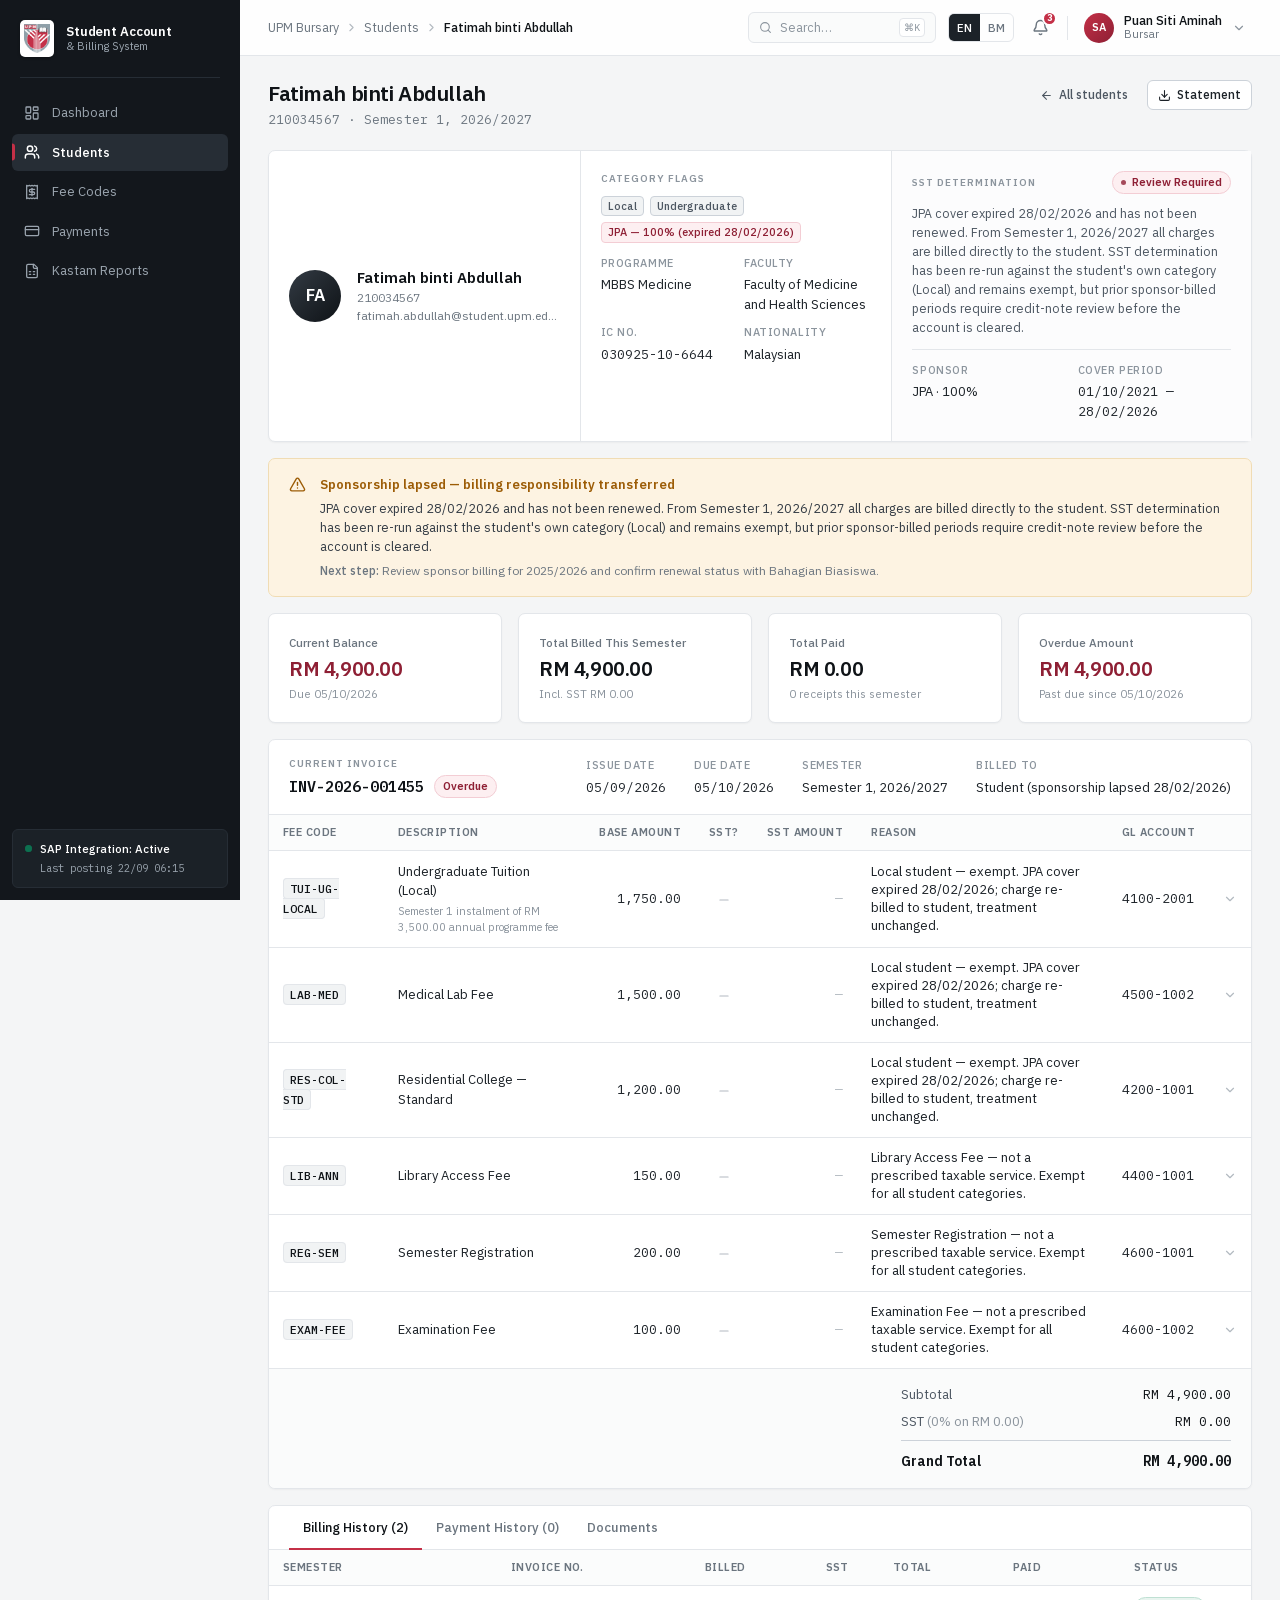
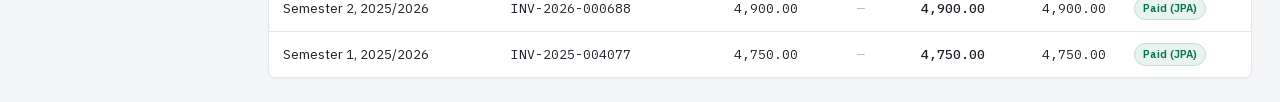
<file: students/210034567/index.html>
<!DOCTYPE html><!--SqrQbJ8BgiQf7fdoNPvJA--><html lang="en" class="__variable_c8daab __variable_595324"><head><meta charSet="utf-8"/><meta name="viewport" content="width=device-width, initial-scale=1"/><link rel="preload" as="image" href="/upm-crest.png"/><link rel="stylesheet" href="/_next/static/css/1c11aca23576cb8a.css" data-precedence="next"/><link rel="preload" as="script" fetchPriority="low" href="/_next/static/chunks/webpack-ba4cfe6648193eba.js"/><script src="/_next/static/chunks/4bd1b696-c023c6e3521b1417.js" async=""></script><script src="/_next/static/chunks/255-a85cef9cc3a04b12.js" async=""></script><script src="/_next/static/chunks/main-app-887c26fa36090765.js" async=""></script><script src="/_next/static/chunks/665-15db27061936d8d4.js" async=""></script><script src="/_next/static/chunks/509-163aa2d796fcfe71.js" async=""></script><script src="/_next/static/chunks/app/layout-a550c12d648f3353.js" async=""></script><script src="/_next/static/chunks/191-fcd17cd9782e7c21.js" async=""></script><script src="/_next/static/chunks/app/page-1416e06338acb2ba.js" async=""></script><script src="/_next/static/chunks/app/students/%5Bid%5D/page-557a241143a21b49.js" async=""></script><title>UPM · Student Account &amp; Billing System</title><meta name="description" content="Student billing, automated SST determination and Kastam SST-02 reporting for Universiti Putra Malaysia."/><meta name="robots" content="noindex, nofollow"/><script src="/_next/static/chunks/polyfills-42372ed130431b0a.js" noModule=""></script></head><body class="font-sans antialiased"><div hidden=""><!--$--><!--/$--></div><div class="min-h-screen"><aside class="fixed inset-y-0 left-0 w-[240px] bg-shell flex flex-col z-30"><div class="px-5 pt-5 pb-5"><a class="flex items-center gap-3 group" href="/"><span class="bg-white rounded-[5px] p-1 shrink-0 shadow-[0_1px_3px_rgba(0,0,0,0.3)]"><img alt="Universiti Putra Malaysia" width="299" height="334" decoding="async" data-nimg="1" style="color:transparent;width:26px;height:auto" src="/upm-crest.png"/></span><span class="min-w-0"><span class="block text-white text-[13px] font-semibold leading-tight tracking-[-0.01em]">Student Account</span><span class="block text-shell-text text-[11px] leading-tight">&amp; Billing System</span></span></a></div><div class="mx-5 h-px bg-shell-3"></div><nav class="flex-1 px-3 py-4 space-y-0.5"><a class="relative flex items-center gap-3 px-3 py-[9px] rounded-[6px] text-[13px] transition-colors duration-100 text-shell-text hover:text-white hover:bg-shell-2" href="/"><svg xmlns="http://www.w3.org/2000/svg" width="16" height="16" viewBox="0 0 24 24" fill="none" stroke="currentColor" stroke-width="1.9" stroke-linecap="round" stroke-linejoin="round" class="lucide lucide-layout-dashboard" aria-hidden="true"><rect width="7" height="9" x="3" y="3" rx="1"></rect><rect width="7" height="5" x="14" y="3" rx="1"></rect><rect width="7" height="9" x="14" y="12" rx="1"></rect><rect width="7" height="5" x="3" y="16" rx="1"></rect></svg>Dashboard</a><a class="relative flex items-center gap-3 px-3 py-[9px] rounded-[6px] text-[13px] transition-colors duration-100 bg-shell-3 text-white font-medium" href="/students/"><span class="absolute left-0 top-1/2 -translate-y-1/2 w-[3px] h-[17px] rounded-r bg-crimson"></span><svg xmlns="http://www.w3.org/2000/svg" width="16" height="16" viewBox="0 0 24 24" fill="none" stroke="currentColor" stroke-width="2.2" stroke-linecap="round" stroke-linejoin="round" class="lucide lucide-users" aria-hidden="true"><path d="M16 21v-2a4 4 0 0 0-4-4H6a4 4 0 0 0-4 4v2"></path><path d="M16 3.128a4 4 0 0 1 0 7.744"></path><path d="M22 21v-2a4 4 0 0 0-3-3.87"></path><circle cx="9" cy="7" r="4"></circle></svg>Students</a><a class="relative flex items-center gap-3 px-3 py-[9px] rounded-[6px] text-[13px] transition-colors duration-100 text-shell-text hover:text-white hover:bg-shell-2" href="/fee-codes/"><svg xmlns="http://www.w3.org/2000/svg" width="16" height="16" viewBox="0 0 24 24" fill="none" stroke="currentColor" stroke-width="1.9" stroke-linecap="round" stroke-linejoin="round" class="lucide lucide-receipt" aria-hidden="true"><path d="M4 2v20l2-1 2 1 2-1 2 1 2-1 2 1 2-1 2 1V2l-2 1-2-1-2 1-2-1-2 1-2-1-2 1Z"></path><path d="M16 8h-6a2 2 0 1 0 0 4h4a2 2 0 1 1 0 4H8"></path><path d="M12 17.5v-11"></path></svg>Fee Codes</a><a class="relative flex items-center gap-3 px-3 py-[9px] rounded-[6px] text-[13px] transition-colors duration-100 text-shell-text hover:text-white hover:bg-shell-2" href="/payments/"><svg xmlns="http://www.w3.org/2000/svg" width="16" height="16" viewBox="0 0 24 24" fill="none" stroke="currentColor" stroke-width="1.9" stroke-linecap="round" stroke-linejoin="round" class="lucide lucide-credit-card" aria-hidden="true"><rect width="20" height="14" x="2" y="5" rx="2"></rect><line x1="2" x2="22" y1="10" y2="10"></line></svg>Payments</a><a class="relative flex items-center gap-3 px-3 py-[9px] rounded-[6px] text-[13px] transition-colors duration-100 text-shell-text hover:text-white hover:bg-shell-2" href="/reports/sst/"><svg xmlns="http://www.w3.org/2000/svg" width="16" height="16" viewBox="0 0 24 24" fill="none" stroke="currentColor" stroke-width="1.9" stroke-linecap="round" stroke-linejoin="round" class="lucide lucide-file-spreadsheet" aria-hidden="true"><path d="M15 2H6a2 2 0 0 0-2 2v16a2 2 0 0 0 2 2h12a2 2 0 0 0 2-2V7Z"></path><path d="M14 2v4a2 2 0 0 0 2 2h4"></path><path d="M8 13h2"></path><path d="M14 13h2"></path><path d="M8 17h2"></path><path d="M14 17h2"></path></svg>Kastam Reports</a></nav><div class="p-3"><div class="rounded-[6px] border border-shell-3 bg-shell-2 px-3 py-2.5"><div class="flex items-center gap-2"><span class="relative flex w-[7px] h-[7px] shrink-0"><span class="absolute inline-flex w-full h-full rounded-full bg-ok opacity-60 animate-ping"></span><span class="relative inline-flex w-[7px] h-[7px] rounded-full bg-ok"></span></span><span class="text-[11.5px] text-white font-medium">SAP Integration: Active</span></div><div class="text-[10.5px] text-shell-text mt-1 pl-[15px] font-mono tnum">Last posting 22/09 06:15</div></div></div></aside><div class="pl-[240px]"><header class="sticky top-0 z-20 h-[56px] bg-surface/85 backdrop-blur-md border-b border-line flex items-center justify-between px-7"><nav class="flex items-center gap-1.5 text-[12.5px] min-w-0"><span class="flex items-center gap-1.5 min-w-0"><a class="text-ink-500 hover:text-crimson transition-colors truncate" href="/">UPM Bursary</a></span><span class="flex items-center gap-1.5 min-w-0"><svg xmlns="http://www.w3.org/2000/svg" width="13" height="13" viewBox="0 0 24 24" fill="none" stroke="currentColor" stroke-width="2" stroke-linecap="round" stroke-linejoin="round" class="lucide lucide-chevron-right text-ink-300 shrink-0" aria-hidden="true"><path d="m9 18 6-6-6-6"></path></svg><a class="text-ink-500 hover:text-crimson transition-colors truncate" href="/students/">Students</a></span><span class="flex items-center gap-1.5 min-w-0"><svg xmlns="http://www.w3.org/2000/svg" width="13" height="13" viewBox="0 0 24 24" fill="none" stroke="currentColor" stroke-width="2" stroke-linecap="round" stroke-linejoin="round" class="lucide lucide-chevron-right text-ink-300 shrink-0" aria-hidden="true"><path d="m9 18 6-6-6-6"></path></svg><span class="text-ink-900 font-medium truncate">Fatimah binti Abdullah</span></span></nav><div class="flex items-center gap-3 shrink-0"><div class="hidden lg:flex items-center gap-2 text-[12.5px] text-ink-400 border border-line rounded-[6px] px-2.5 py-[5px] w-[188px] bg-[#fafbfb]"><svg xmlns="http://www.w3.org/2000/svg" width="13" height="13" viewBox="0 0 24 24" fill="none" stroke="currentColor" stroke-width="2" stroke-linecap="round" stroke-linejoin="round" class="lucide lucide-search" aria-hidden="true"><path d="m21 21-4.34-4.34"></path><circle cx="11" cy="11" r="8"></circle></svg><span>Search…</span><kbd class="ml-auto text-[10px] font-mono border border-line rounded px-1 py-px text-ink-400 bg-surface">⌘K</kbd></div><div class="flex items-center border border-line rounded-[6px] overflow-hidden text-[11.5px] font-medium"><button class="px-2 py-[5px] transition-colors bg-ink-800 text-white">EN</button><button class="px-2 py-[5px] transition-colors text-ink-500 hover:bg-[#f1f3f4]">BM</button></div><button class="relative text-ink-500 hover:text-ink-900 hover:bg-[#f1f3f4] rounded-[6px] p-1.5 transition-colors"><svg xmlns="http://www.w3.org/2000/svg" width="17" height="17" viewBox="0 0 24 24" fill="none" stroke="currentColor" stroke-width="2" stroke-linecap="round" stroke-linejoin="round" class="lucide lucide-bell" aria-hidden="true"><path d="M10.268 21a2 2 0 0 0 3.464 0"></path><path d="M3.262 15.326A1 1 0 0 0 4 17h16a1 1 0 0 0 .74-1.673C19.41 13.956 18 12.499 18 8A6 6 0 0 0 6 8c0 4.499-1.411 5.956-2.738 7.326"></path></svg><span class="absolute -top-0.5 -right-0.5 w-[15px] h-[15px] rounded-full bg-crimson text-white text-[9.5px] font-bold flex items-center justify-center border-2 border-surface">3</span></button><div class="w-px h-6 bg-line"></div><div class="relative"><button class="flex items-center gap-2.5 hover:bg-[#f1f3f4] rounded-[6px] pl-1 pr-1.5 py-1 transition-colors"><span class="w-[30px] h-[30px] rounded-full bg-gradient-to-br from-crimson to-crimson-700 text-white text-[11px] font-semibold flex items-center justify-center shrink-0">SA</span><span class="text-left hidden md:block"><span class="block text-[12.5px] font-medium text-ink-900 leading-tight">Puan Siti Aminah</span><span class="block text-[11px] text-ink-500 leading-tight">Bursar</span></span><svg xmlns="http://www.w3.org/2000/svg" width="14" height="14" viewBox="0 0 24 24" fill="none" stroke="currentColor" stroke-width="2" stroke-linecap="round" stroke-linejoin="round" class="lucide lucide-chevron-down text-ink-400" aria-hidden="true"><path d="m6 9 6 6 6-6"></path></svg></button></div></div></header><main class="px-7 py-6 max-w-[1560px]"><div class="flex items-start justify-between gap-6 mb-5"><div><h1 class="text-[21px] font-semibold text-ink-900 tracking-[-0.02em] leading-tight">Fatimah binti Abdullah</h1><p class="text-[13px] text-ink-500 mt-1"><span class="font-mono tnum text-[12.5px]">210034567<!-- --> · <!-- -->Semester 1, 2026/2027</span></p></div><div class="flex items-center gap-2 shrink-0"><a href="/students/"><button type="button" class="inline-flex items-center justify-center border rounded-[6px] font-medium transition-colors duration-100 focus:outline-none focus-visible:ring-2 focus-visible:ring-crimson/35 bg-transparent text-ink-600 border-transparent hover:bg-[#f1f3f4] text-[12px] px-2.5 py-[5px] gap-1.5 "><svg xmlns="http://www.w3.org/2000/svg" width="13" height="13" viewBox="0 0 24 24" fill="none" stroke="currentColor" stroke-width="2" stroke-linecap="round" stroke-linejoin="round" class="lucide lucide-arrow-left" aria-hidden="true"><path d="m12 19-7-7 7-7"></path><path d="M19 12H5"></path></svg>All students</button></a><button type="button" class="inline-flex items-center justify-center border rounded-[6px] font-medium transition-colors duration-100 focus:outline-none focus-visible:ring-2 focus-visible:ring-crimson/35 bg-surface text-ink-800 border-line-strong hover:bg-[#f7f8f9] hover:border-ink-300 text-[12px] px-2.5 py-[5px] gap-1.5 "><svg xmlns="http://www.w3.org/2000/svg" width="13" height="13" viewBox="0 0 24 24" fill="none" stroke="currentColor" stroke-width="2" stroke-linecap="round" stroke-linejoin="round" class="lucide lucide-download" aria-hidden="true"><path d="M12 15V3"></path><path d="M21 15v4a2 2 0 0 1-2 2H5a2 2 0 0 1-2-2v-4"></path><path d="m7 10 5 5 5-5"></path></svg>Statement</button></div></div><section class="bg-surface border border-line rounded-[7px] shadow-[0_1px_2px_rgba(15,19,23,0.04)]  mb-4 rise"><div class="grid grid-cols-1 lg:grid-cols-[minmax(0,1fr)_minmax(0,1fr)_minmax(0,1.15fr)] divide-y lg:divide-y-0 lg:divide-x divide-line"><div class="flex items-center gap-4 p-5"><span class="w-[52px] h-[52px] rounded-full bg-gradient-to-br from-ink-700 to-ink-900 text-white text-[17px] font-semibold flex items-center justify-center shrink-0">FA</span><div class="min-w-0"><div class="text-[15px] font-semibold text-ink-900 truncate">Fatimah binti Abdullah</div><div class="text-[12px] text-ink-500 font-mono tnum">210034567</div><div class="text-[12px] text-ink-500 truncate">fatimah.abdullah@student.upm.edu.my</div></div></div><div class="p-5"><div class="eyebrow mb-2.5">Category flags</div><div class="flex flex-wrap gap-1.5 mb-3"><span class="inline-flex items-center border rounded-[4px] px-1.5 py-[1px] text-[11px] font-medium whitespace-nowrap bg-[#f1f3f4] text-ink-600 border-line-strong">Local</span><span class="inline-flex items-center border rounded-[4px] px-1.5 py-[1px] text-[11px] font-medium whitespace-nowrap bg-[#f1f3f4] text-ink-600 border-line-strong">Undergraduate</span><span class="inline-flex items-center border rounded-[4px] px-1.5 py-[1px] text-[11px] font-medium whitespace-nowrap bg-crimson-tint text-crimson-700 border-crimson-line">JPA — 100% (expired 28/02/2026)</span></div><dl class="grid grid-cols-2 gap-x-4 gap-y-2.5"><div><dt class="text-[11px] font-medium uppercase tracking-[0.05em] text-ink-400 mb-1">Programme</dt><dd class="text-[13px] text-ink-800 ">MBBS Medicine</dd></div><div><dt class="text-[11px] font-medium uppercase tracking-[0.05em] text-ink-400 mb-1">Faculty</dt><dd class="text-[13px] text-ink-800 ">Faculty of Medicine and Health Sciences</dd></div><div><dt class="text-[11px] font-medium uppercase tracking-[0.05em] text-ink-400 mb-1">IC No.</dt><dd class="text-[13px] text-ink-800 font-mono tnum text-[12.5px]">030925-10-6644</dd></div><div><dt class="text-[11px] font-medium uppercase tracking-[0.05em] text-ink-400 mb-1">Nationality</dt><dd class="text-[13px] text-ink-800 ">Malaysian</dd></div></dl></div><div class="p-5 bg-[#fcfcfd]"><div class="flex items-center justify-between mb-2.5"><span class="eyebrow">SST determination</span><span class="inline-flex items-center gap-1.5 border rounded-full px-2 py-[2px] text-[11px] font-semibold leading-[17px] whitespace-nowrap bg-crimson-tint text-crimson-700 border-crimson-line "><span class="w-[5px] h-[5px] rounded-full bg-current opacity-80"></span>Review Required</span></div><p class="text-[12.5px] text-ink-600 leading-[19px]">JPA cover expired 28/02/2026 and has not been renewed. From Semester 1, 2026/2027 all charges are billed directly to the student. SST determination has been re-run against the student&#x27;s own category (Local) and remains exempt, but prior sponsor-billed periods require credit-note review before the account is cleared.</p><div class="mt-3 pt-3 border-t border-line grid grid-cols-2 gap-3"><div><dt class="text-[11px] font-medium uppercase tracking-[0.05em] text-ink-400 mb-1">Sponsor</dt><dd class="text-[13px] text-ink-800 ">JPA · 100%</dd></div><div><dt class="text-[11px] font-medium uppercase tracking-[0.05em] text-ink-400 mb-1">Cover period</dt><dd class="text-[13px] text-ink-800 font-mono tnum text-[12.5px]">01/10/2021 — 28/02/2026</dd></div></div></div></div></section><div class="mb-4 rounded-[7px] border px-5 py-4 flex gap-3.5 rise bg-warn-tint border-warn-line"><span class="shrink-0 mt-px"><svg xmlns="http://www.w3.org/2000/svg" width="17" height="17" viewBox="0 0 24 24" fill="none" stroke="currentColor" stroke-width="2" stroke-linecap="round" stroke-linejoin="round" class="lucide lucide-triangle-alert text-warn" aria-hidden="true"><path d="m21.73 18-8-14a2 2 0 0 0-3.48 0l-8 14A2 2 0 0 0 4 21h16a2 2 0 0 0 1.73-3"></path><path d="M12 9v4"></path><path d="M12 17h.01"></path></svg></span><div class="min-w-0"><div class="text-[13px] font-semibold mb-1 text-warn">Sponsorship lapsed — billing responsibility transferred</div><p class="text-[12.5px] text-ink-700 leading-[19px]">JPA cover expired 28/02/2026 and has not been renewed. From Semester 1, 2026/2027 all charges are billed directly to the student. SST determination has been re-run against the student&#x27;s own category (Local) and remains exempt, but prior sponsor-billed periods require credit-note review before the account is cleared.</p><p class="text-[12px] text-ink-500 mt-1.5"><span class="font-medium">Next step:</span> <!-- -->Review sponsor billing for 2025/2026 and confirm renewal status with Bahagian Biasiswa.</p></div></div><div class="grid grid-cols-2 xl:grid-cols-4 gap-4 mb-4"><section class="bg-surface border border-line rounded-[7px] shadow-[0_1px_2px_rgba(15,19,23,0.04)] p-5 "><div class="text-[11.5px] font-medium text-ink-500 mb-2">Current Balance</div><div class="text-[20px] font-semibold tnum tracking-[-0.02em] leading-none text-crimson-700">RM 4,900.00</div><div class="text-[11.5px] text-ink-400 mt-1.5">Due 05/10/2026</div></section><section class="bg-surface border border-line rounded-[7px] shadow-[0_1px_2px_rgba(15,19,23,0.04)] p-5 "><div class="text-[11.5px] font-medium text-ink-500 mb-2">Total Billed This Semester</div><div class="text-[20px] font-semibold tnum tracking-[-0.02em] leading-none text-ink-900">RM 4,900.00</div><div class="text-[11.5px] text-ink-400 mt-1.5">Incl. SST RM 0.00</div></section><section class="bg-surface border border-line rounded-[7px] shadow-[0_1px_2px_rgba(15,19,23,0.04)] p-5 "><div class="text-[11.5px] font-medium text-ink-500 mb-2">Total Paid</div><div class="text-[20px] font-semibold tnum tracking-[-0.02em] leading-none text-ink-900">RM 0.00</div><div class="text-[11.5px] text-ink-400 mt-1.5">0 receipts this semester</div></section><section class="bg-surface border border-line rounded-[7px] shadow-[0_1px_2px_rgba(15,19,23,0.04)] p-5 "><div class="text-[11.5px] font-medium text-ink-500 mb-2">Overdue Amount</div><div class="text-[20px] font-semibold tnum tracking-[-0.02em] leading-none text-crimson-700">RM 4,900.00</div><div class="text-[11.5px] text-ink-400 mt-1.5">Past due since 05/10/2026</div></section></div><section class="bg-surface border border-line rounded-[7px] shadow-[0_1px_2px_rgba(15,19,23,0.04)]  mb-4 rise"><div class="flex flex-wrap items-center justify-between gap-4 px-5 py-4 border-b border-line"><div><div class="eyebrow mb-1">Current invoice</div><div class="flex items-center gap-2.5"><span class="text-[15px] font-semibold text-ink-900 font-mono tnum">INV-2026-001455</span><span class="inline-flex items-center gap-1.5 border rounded-full px-2 py-[2px] text-[11px] font-semibold leading-[17px] whitespace-nowrap bg-crimson-tint text-crimson-700 border-crimson-line ">Overdue</span></div></div><dl class="flex flex-wrap gap-x-7 gap-y-2"><div><dt class="text-[11px] font-medium uppercase tracking-[0.05em] text-ink-400 mb-1">Issue date</dt><dd class="text-[13px] text-ink-800 font-mono tnum text-[12.5px]">05/09/2026</dd></div><div><dt class="text-[11px] font-medium uppercase tracking-[0.05em] text-ink-400 mb-1">Due date</dt><dd class="text-[13px] text-ink-800 font-mono tnum text-[12.5px]">05/10/2026</dd></div><div><dt class="text-[11px] font-medium uppercase tracking-[0.05em] text-ink-400 mb-1">Semester</dt><dd class="text-[13px] text-ink-800 ">Semester 1, 2026/2027</dd></div><div><dt class="text-[11px] font-medium uppercase tracking-[0.05em] text-ink-400 mb-1">Billed to</dt><dd class="text-[13px] text-ink-800 ">Student (sponsorship lapsed 28/02/2026)</dd></div></dl></div><div class="overflow-x-auto"><table class="tbl"><thead><tr><th>Fee Code</th><th>Description</th><th class="text-right">Base Amount</th><th class="text-center">SST?</th><th class="text-right">SST Amount</th><th>Reason</th><th>GL Account</th><th class="w-8"></th></tr></thead><tbody><tr class="row-link"><td><span class="font-mono text-[11.5px] font-medium text-ink-900 bg-[#f1f3f4] border border-line rounded px-1.5 py-[2px]">TUI-UG-LOCAL</span></td><td class="text-ink-700 max-w-[230px]"><span class="block">Undergraduate Tuition (Local)</span><span class="block text-[11px] text-ink-400 mt-0.5">Semester 1 instalment of RM 3,500.00 annual programme fee</span></td><td class="text-right font-mono tnum text-ink-900">1,750.00</td><td class="text-center"><svg xmlns="http://www.w3.org/2000/svg" width="14" height="14" viewBox="0 0 24 24" fill="none" stroke="currentColor" stroke-width="2" stroke-linecap="round" stroke-linejoin="round" class="lucide lucide-minus text-ink-300 inline" aria-hidden="true"><path d="M5 12h14"></path></svg></td><td class="text-right font-mono tnum"><span class="text-ink-300">—</span></td><td class="text-ink-600 text-[12px] max-w-[300px] leading-[18px]">Local student — exempt. JPA cover expired 28/02/2026; charge re-billed to student, treatment unchanged.</td><td class="font-mono tnum text-[12px] text-ink-500">4100-2001</td><td><svg xmlns="http://www.w3.org/2000/svg" width="14" height="14" viewBox="0 0 24 24" fill="none" stroke="currentColor" stroke-width="2" stroke-linecap="round" stroke-linejoin="round" class="lucide lucide-chevron-down text-ink-300 transition-transform duration-150" aria-hidden="true"><path d="m6 9 6 6 6-6"></path></svg></td></tr><tr class="row-link"><td><span class="font-mono text-[11.5px] font-medium text-ink-900 bg-[#f1f3f4] border border-line rounded px-1.5 py-[2px]">LAB-MED</span></td><td class="text-ink-700 max-w-[230px]"><span class="block">Medical Lab Fee</span></td><td class="text-right font-mono tnum text-ink-900">1,500.00</td><td class="text-center"><svg xmlns="http://www.w3.org/2000/svg" width="14" height="14" viewBox="0 0 24 24" fill="none" stroke="currentColor" stroke-width="2" stroke-linecap="round" stroke-linejoin="round" class="lucide lucide-minus text-ink-300 inline" aria-hidden="true"><path d="M5 12h14"></path></svg></td><td class="text-right font-mono tnum"><span class="text-ink-300">—</span></td><td class="text-ink-600 text-[12px] max-w-[300px] leading-[18px]">Local student — exempt. JPA cover expired 28/02/2026; charge re-billed to student, treatment unchanged.</td><td class="font-mono tnum text-[12px] text-ink-500">4500-1002</td><td><svg xmlns="http://www.w3.org/2000/svg" width="14" height="14" viewBox="0 0 24 24" fill="none" stroke="currentColor" stroke-width="2" stroke-linecap="round" stroke-linejoin="round" class="lucide lucide-chevron-down text-ink-300 transition-transform duration-150" aria-hidden="true"><path d="m6 9 6 6 6-6"></path></svg></td></tr><tr class="row-link"><td><span class="font-mono text-[11.5px] font-medium text-ink-900 bg-[#f1f3f4] border border-line rounded px-1.5 py-[2px]">RES-COL-STD</span></td><td class="text-ink-700 max-w-[230px]"><span class="block">Residential College — Standard</span></td><td class="text-right font-mono tnum text-ink-900">1,200.00</td><td class="text-center"><svg xmlns="http://www.w3.org/2000/svg" width="14" height="14" viewBox="0 0 24 24" fill="none" stroke="currentColor" stroke-width="2" stroke-linecap="round" stroke-linejoin="round" class="lucide lucide-minus text-ink-300 inline" aria-hidden="true"><path d="M5 12h14"></path></svg></td><td class="text-right font-mono tnum"><span class="text-ink-300">—</span></td><td class="text-ink-600 text-[12px] max-w-[300px] leading-[18px]">Local student — exempt. JPA cover expired 28/02/2026; charge re-billed to student, treatment unchanged.</td><td class="font-mono tnum text-[12px] text-ink-500">4200-1001</td><td><svg xmlns="http://www.w3.org/2000/svg" width="14" height="14" viewBox="0 0 24 24" fill="none" stroke="currentColor" stroke-width="2" stroke-linecap="round" stroke-linejoin="round" class="lucide lucide-chevron-down text-ink-300 transition-transform duration-150" aria-hidden="true"><path d="m6 9 6 6 6-6"></path></svg></td></tr><tr class="row-link"><td><span class="font-mono text-[11.5px] font-medium text-ink-900 bg-[#f1f3f4] border border-line rounded px-1.5 py-[2px]">LIB-ANN</span></td><td class="text-ink-700 max-w-[230px]"><span class="block">Library Access Fee</span></td><td class="text-right font-mono tnum text-ink-900">150.00</td><td class="text-center"><svg xmlns="http://www.w3.org/2000/svg" width="14" height="14" viewBox="0 0 24 24" fill="none" stroke="currentColor" stroke-width="2" stroke-linecap="round" stroke-linejoin="round" class="lucide lucide-minus text-ink-300 inline" aria-hidden="true"><path d="M5 12h14"></path></svg></td><td class="text-right font-mono tnum"><span class="text-ink-300">—</span></td><td class="text-ink-600 text-[12px] max-w-[300px] leading-[18px]">Library Access Fee — not a prescribed taxable service. Exempt for all student categories.</td><td class="font-mono tnum text-[12px] text-ink-500">4400-1001</td><td><svg xmlns="http://www.w3.org/2000/svg" width="14" height="14" viewBox="0 0 24 24" fill="none" stroke="currentColor" stroke-width="2" stroke-linecap="round" stroke-linejoin="round" class="lucide lucide-chevron-down text-ink-300 transition-transform duration-150" aria-hidden="true"><path d="m6 9 6 6 6-6"></path></svg></td></tr><tr class="row-link"><td><span class="font-mono text-[11.5px] font-medium text-ink-900 bg-[#f1f3f4] border border-line rounded px-1.5 py-[2px]">REG-SEM</span></td><td class="text-ink-700 max-w-[230px]"><span class="block">Semester Registration</span></td><td class="text-right font-mono tnum text-ink-900">200.00</td><td class="text-center"><svg xmlns="http://www.w3.org/2000/svg" width="14" height="14" viewBox="0 0 24 24" fill="none" stroke="currentColor" stroke-width="2" stroke-linecap="round" stroke-linejoin="round" class="lucide lucide-minus text-ink-300 inline" aria-hidden="true"><path d="M5 12h14"></path></svg></td><td class="text-right font-mono tnum"><span class="text-ink-300">—</span></td><td class="text-ink-600 text-[12px] max-w-[300px] leading-[18px]">Semester Registration — not a prescribed taxable service. Exempt for all student categories.</td><td class="font-mono tnum text-[12px] text-ink-500">4600-1001</td><td><svg xmlns="http://www.w3.org/2000/svg" width="14" height="14" viewBox="0 0 24 24" fill="none" stroke="currentColor" stroke-width="2" stroke-linecap="round" stroke-linejoin="round" class="lucide lucide-chevron-down text-ink-300 transition-transform duration-150" aria-hidden="true"><path d="m6 9 6 6 6-6"></path></svg></td></tr><tr class="row-link"><td><span class="font-mono text-[11.5px] font-medium text-ink-900 bg-[#f1f3f4] border border-line rounded px-1.5 py-[2px]">EXAM-FEE</span></td><td class="text-ink-700 max-w-[230px]"><span class="block">Examination Fee</span></td><td class="text-right font-mono tnum text-ink-900">100.00</td><td class="text-center"><svg xmlns="http://www.w3.org/2000/svg" width="14" height="14" viewBox="0 0 24 24" fill="none" stroke="currentColor" stroke-width="2" stroke-linecap="round" stroke-linejoin="round" class="lucide lucide-minus text-ink-300 inline" aria-hidden="true"><path d="M5 12h14"></path></svg></td><td class="text-right font-mono tnum"><span class="text-ink-300">—</span></td><td class="text-ink-600 text-[12px] max-w-[300px] leading-[18px]">Examination Fee — not a prescribed taxable service. Exempt for all student categories.</td><td class="font-mono tnum text-[12px] text-ink-500">4600-1002</td><td><svg xmlns="http://www.w3.org/2000/svg" width="14" height="14" viewBox="0 0 24 24" fill="none" stroke="currentColor" stroke-width="2" stroke-linecap="round" stroke-linejoin="round" class="lucide lucide-chevron-down text-ink-300 transition-transform duration-150" aria-hidden="true"><path d="m6 9 6 6 6-6"></path></svg></td></tr></tbody></table></div><div class="flex justify-end border-t border-line bg-[#fafbfb] rounded-b-[7px]"><dl class="w-full max-w-[370px] px-5 py-4 space-y-2"><div class="flex justify-between text-[13px]"><dt class="text-ink-600">Subtotal</dt><dd class="font-mono tnum text-ink-900">RM 4,900.00</dd></div><div class="flex justify-between text-[13px]"><dt class="text-ink-600">SST<span class="text-ink-400"> <!-- -->(<!-- -->0<!-- -->% on <!-- -->RM 0.00<!-- -->)</span></dt><dd class="font-mono tnum text-ink-900">RM 0.00</dd></div><div class="flex justify-between pt-2.5 border-t border-line-strong text-[14px] font-semibold"><dt class="text-ink-900">Grand Total</dt><dd class="font-mono tnum text-ink-900">RM 4,900.00</dd></div></dl></div></section><section class="bg-surface border border-line rounded-[7px] shadow-[0_1px_2px_rgba(15,19,23,0.04)]  rise"><div class="flex border-b border-line px-5"><button class="relative px-3.5 py-3 text-[13px] font-medium transition-colors text-ink-900">Billing History (2)<span class="absolute left-0 right-0 -bottom-px h-[2px] bg-crimson"></span></button><button class="relative px-3.5 py-3 text-[13px] font-medium transition-colors text-ink-500 hover:text-ink-800">Payment History (0)</button><button class="relative px-3.5 py-3 text-[13px] font-medium transition-colors text-ink-500 hover:text-ink-800">Documents</button></div><div class="overflow-x-auto fadein"><table class="tbl"><thead><tr><th>Semester</th><th>Invoice No.</th><th class="text-right">Billed</th><th class="text-right">SST</th><th class="text-right">Total</th><th class="text-right">Paid</th><th>Status</th></tr></thead><tbody><tr><td class="text-ink-700">Semester 2, 2025/2026</td><td class="font-mono tnum text-[12px] text-ink-600">INV-2026-000688</td><td class="text-right font-mono tnum">4,900.00</td><td class="text-right font-mono tnum"><span class="text-ink-300">—</span></td><td class="text-right font-mono tnum font-medium">4,900.00</td><td class="text-right font-mono tnum text-ok">4,900.00</td><td><span class="inline-flex items-center gap-1.5 border rounded-full px-2 py-[2px] text-[11px] font-semibold leading-[17px] whitespace-nowrap bg-ok-tint text-ok border-ok-line ">Paid (JPA)</span></td></tr><tr><td class="text-ink-700">Semester 1, 2025/2026</td><td class="font-mono tnum text-[12px] text-ink-600">INV-2025-004077</td><td class="text-right font-mono tnum">4,750.00</td><td class="text-right font-mono tnum"><span class="text-ink-300">—</span></td><td class="text-right font-mono tnum font-medium">4,750.00</td><td class="text-right font-mono tnum text-ok">4,750.00</td><td><span class="inline-flex items-center gap-1.5 border rounded-full px-2 py-[2px] text-[11px] font-semibold leading-[17px] whitespace-nowrap bg-ok-tint text-ok border-ok-line ">Paid (JPA)</span></td></tr></tbody></table></div></section><!--$--><!--/$--></main></div></div><div class="fixed bottom-6 right-6 z-[60] flex flex-col gap-2 items-end"></div><script src="/_next/static/chunks/webpack-ba4cfe6648193eba.js" id="_R_" async=""></script><script>(self.__next_f=self.__next_f||[]).push([0])</script><script>self.__next_f.push([1,"1:\"$Sreact.fragment\"\n2:I[1494,[\"665\",\"static/chunks/665-15db27061936d8d4.js\",\"509\",\"static/chunks/509-163aa2d796fcfe71.js\",\"177\",\"static/chunks/app/layout-a550c12d648f3353.js\"],\"ToastProvider\"]\n3:I[509,[\"665\",\"static/chunks/665-15db27061936d8d4.js\",\"191\",\"static/chunks/191-fcd17cd9782e7c21.js\",\"509\",\"static/chunks/509-163aa2d796fcfe71.js\",\"974\",\"static/chunks/app/page-1416e06338acb2ba.js\"],\"AppShell\"]\n4:I[9766,[],\"\"]\n5:I[8924,[],\"\"]\n7:I[4431,[],\"OutletBoundary\"]\n9:I[5278,[],\"AsyncMetadataOutlet\"]\nb:I[4431,[],\"ViewportBoundary\"]\nd:I[4431,[],\"MetadataBoundary\"]\ne:\"$Sreact.suspense\"\n10:I[7150,[],\"\"]\n:HL[\"/_next/static/css/1c11aca23576cb8a.css\",\"style\"]\n"])</script><script>self.__next_f.push([1,"0:{\"P\":null,\"b\":\"SqrQbJ8BgiQf7fdoNPvJA\",\"p\":\"\",\"c\":[\"\",\"students\",\"210034567\",\"\"],\"i\":false,\"f\":[[[\"\",{\"children\":[\"students\",{\"children\":[[\"id\",\"210034567\",\"d\"],{\"children\":[\"__PAGE__\",{}]}]}]},\"$undefined\",\"$undefined\",true],[\"\",[\"$\",\"$1\",\"c\",{\"children\":[[[\"$\",\"link\",\"0\",{\"rel\":\"stylesheet\",\"href\":\"/_next/static/css/1c11aca23576cb8a.css\",\"precedence\":\"next\",\"crossOrigin\":\"$undefined\",\"nonce\":\"$undefined\"}]],[\"$\",\"html\",null,{\"lang\":\"en\",\"className\":\"__variable_c8daab __variable_595324\",\"children\":[\"$\",\"body\",null,{\"className\":\"font-sans antialiased\",\"children\":[\"$\",\"$L2\",null,{\"children\":[\"$\",\"$L3\",null,{\"children\":[\"$\",\"$L4\",null,{\"parallelRouterKey\":\"children\",\"error\":\"$undefined\",\"errorStyles\":\"$undefined\",\"errorScripts\":\"$undefined\",\"template\":[\"$\",\"$L5\",null,{}],\"templateStyles\":\"$undefined\",\"templateScripts\":\"$undefined\",\"notFound\":[[[\"$\",\"title\",null,{\"children\":\"404: This page could not be found.\"}],[\"$\",\"div\",null,{\"style\":{\"fontFamily\":\"system-ui,\\\"Segoe UI\\\",Roboto,Helvetica,Arial,sans-serif,\\\"Apple Color Emoji\\\",\\\"Segoe UI Emoji\\\"\",\"height\":\"100vh\",\"textAlign\":\"center\",\"display\":\"flex\",\"flexDirection\":\"column\",\"alignItems\":\"center\",\"justifyContent\":\"center\"},\"children\":[\"$\",\"div\",null,{\"children\":[[\"$\",\"style\",null,{\"dangerouslySetInnerHTML\":{\"__html\":\"body{color:#000;background:#fff;margin:0}.next-error-h1{border-right:1px solid rgba(0,0,0,.3)}@media (prefers-color-scheme:dark){body{color:#fff;background:#000}.next-error-h1{border-right:1px solid rgba(255,255,255,.3)}}\"}}],[\"$\",\"h1\",null,{\"className\":\"next-error-h1\",\"style\":{\"display\":\"inline-block\",\"margin\":\"0 20px 0 0\",\"padding\":\"0 23px 0 0\",\"fontSize\":24,\"fontWeight\":500,\"verticalAlign\":\"top\",\"lineHeight\":\"49px\"},\"children\":404}],[\"$\",\"div\",null,{\"style\":{\"display\":\"inline-block\"},\"children\":[\"$\",\"h2\",null,{\"style\":{\"fontSize\":14,\"fontWeight\":400,\"lineHeight\":\"49px\",\"margin\":0},\"children\":\"This page could not be found.\"}]}]]}]}]],[]],\"forbidden\":\"$undefined\",\"unauthorized\":\"$undefined\"}]}]}]}]}]]}],{\"children\":[\"students\",[\"$\",\"$1\",\"c\",{\"children\":[null,[\"$\",\"$L4\",null,{\"parallelRouterKey\":\"children\",\"error\":\"$undefined\",\"errorStyles\":\"$undefined\",\"errorScripts\":\"$undefined\",\"template\":[\"$\",\"$L5\",null,{}],\"templateStyles\":\"$undefined\",\"templateScripts\":\"$undefined\",\"notFound\":\"$undefined\",\"forbidden\":\"$undefined\",\"unauthorized\":\"$undefined\"}]]}],{\"children\":[[\"id\",\"210034567\",\"d\"],[\"$\",\"$1\",\"c\",{\"children\":[null,[\"$\",\"$L4\",null,{\"parallelRouterKey\":\"children\",\"error\":\"$undefined\",\"errorStyles\":\"$undefined\",\"errorScripts\":\"$undefined\",\"template\":[\"$\",\"$L5\",null,{}],\"templateStyles\":\"$undefined\",\"templateScripts\":\"$undefined\",\"notFound\":\"$undefined\",\"forbidden\":\"$undefined\",\"unauthorized\":\"$undefined\"}]]}],{\"children\":[\"__PAGE__\",[\"$\",\"$1\",\"c\",{\"children\":[\"$L6\",null,[\"$\",\"$L7\",null,{\"children\":[\"$L8\",[\"$\",\"$L9\",null,{\"promise\":\"$@a\"}]]}]]}],{},null,false]},null,false]},null,false]},null,false],[\"$\",\"$1\",\"h\",{\"children\":[null,[[\"$\",\"$Lb\",null,{\"children\":\"$Lc\"}],null],[\"$\",\"$Ld\",null,{\"children\":[\"$\",\"div\",null,{\"hidden\":true,\"children\":[\"$\",\"$e\",null,{\"fallback\":null,\"children\":\"$Lf\"}]}]}]]}],false]],\"m\":\"$undefined\",\"G\":[\"$10\",[]],\"s\":false,\"S\":true}\n"])</script><script>self.__next_f.push([1,"11:I[8989,[\"665\",\"static/chunks/665-15db27061936d8d4.js\",\"509\",\"static/chunks/509-163aa2d796fcfe71.js\",\"967\",\"static/chunks/app/students/%5Bid%5D/page-557a241143a21b49.js\"],\"default\"]\n6:[\"$\",\"$L11\",null,{\"id\":\"210034567\"}]\n"])</script><script>self.__next_f.push([1,"c:[[\"$\",\"meta\",\"0\",{\"charSet\":\"utf-8\"}],[\"$\",\"meta\",\"1\",{\"name\":\"viewport\",\"content\":\"width=device-width, initial-scale=1\"}]]\n8:null\n"])</script><script>self.__next_f.push([1,"a:{\"metadata\":[[\"$\",\"title\",\"0\",{\"children\":\"UPM · Student Account \u0026 Billing System\"}],[\"$\",\"meta\",\"1\",{\"name\":\"description\",\"content\":\"Student billing, automated SST determination and Kastam SST-02 reporting for Universiti Putra Malaysia.\"}],[\"$\",\"meta\",\"2\",{\"name\":\"robots\",\"content\":\"noindex, nofollow\"}]],\"error\":null,\"digest\":\"$undefined\"}\n"])</script><script>self.__next_f.push([1,"f:\"$a:metadata\"\n"])</script></body></html>
</file>
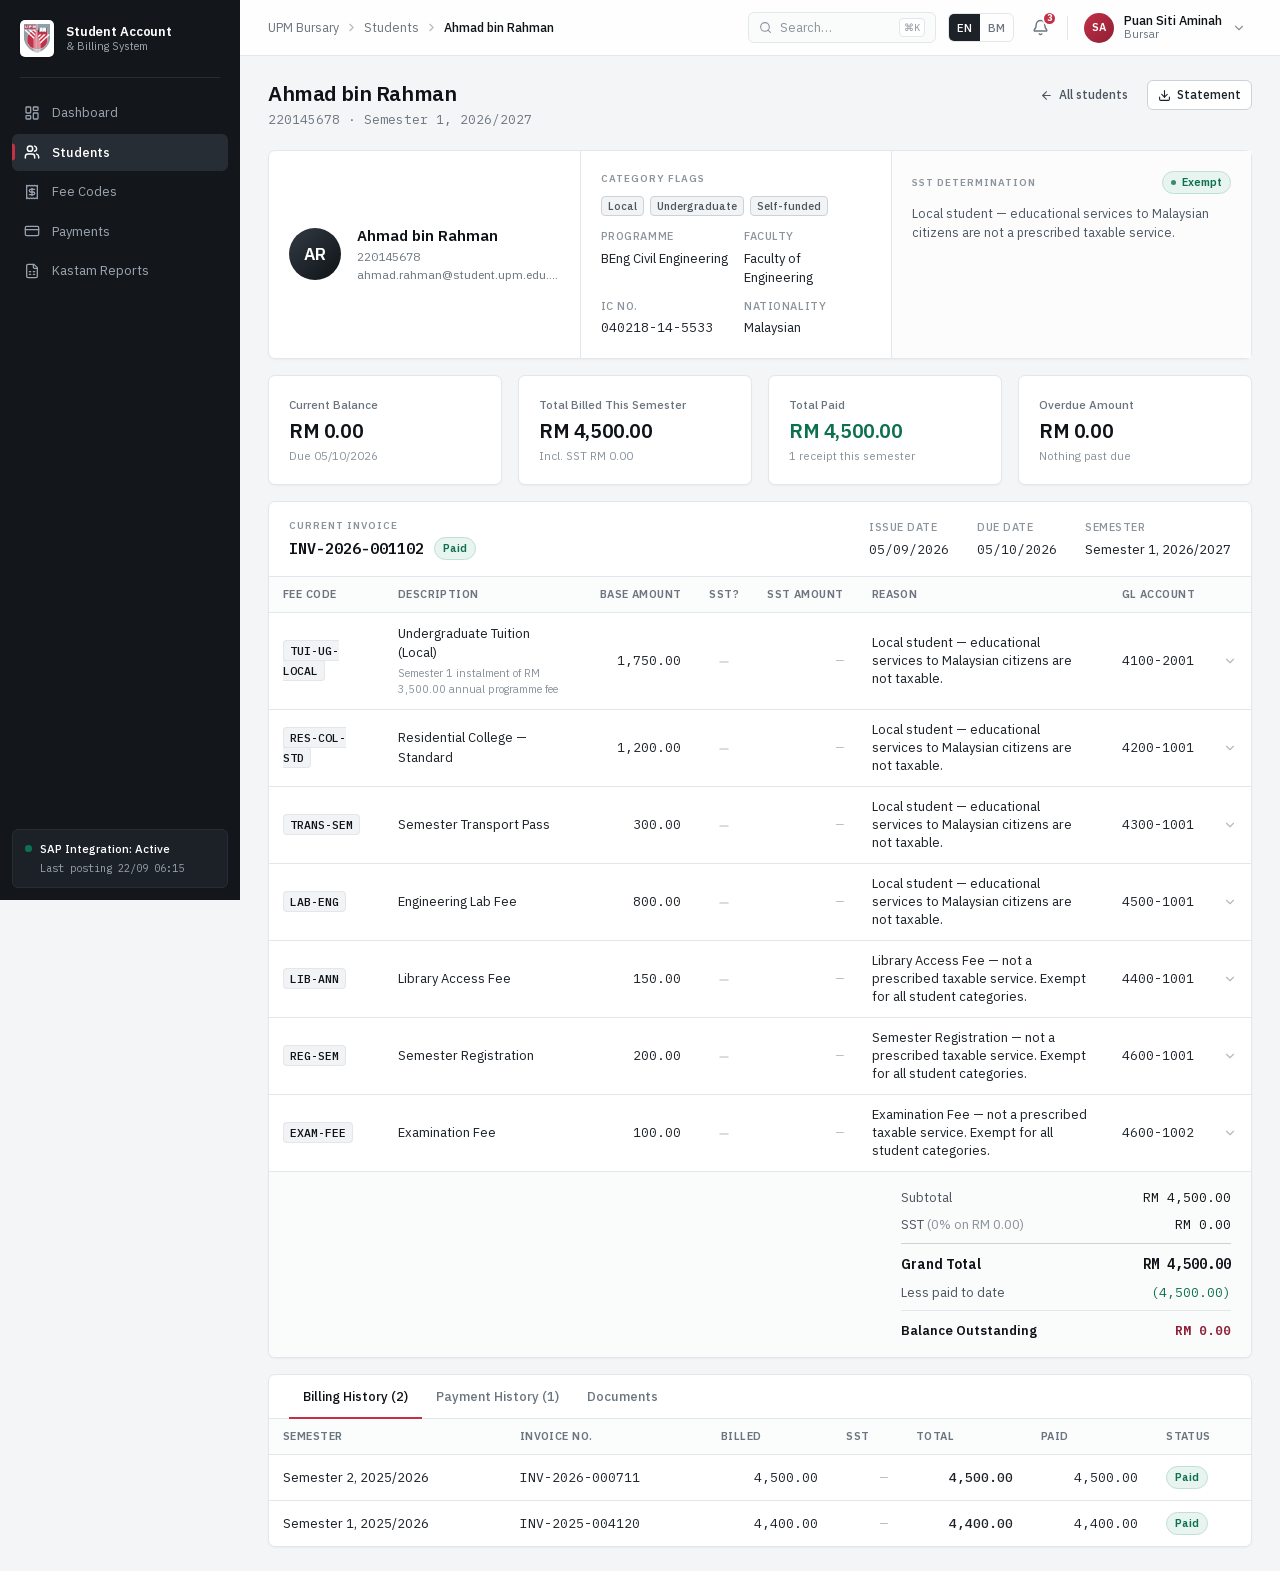
<file: students/220145678/index.html>
<!DOCTYPE html><!--SqrQbJ8BgiQf7fdoNPvJA--><html lang="en" class="__variable_c8daab __variable_595324"><head><meta charSet="utf-8"/><meta name="viewport" content="width=device-width, initial-scale=1"/><link rel="preload" as="image" href="/upm-crest.png"/><link rel="stylesheet" href="/_next/static/css/1c11aca23576cb8a.css" data-precedence="next"/><link rel="preload" as="script" fetchPriority="low" href="/_next/static/chunks/webpack-ba4cfe6648193eba.js"/><script src="/_next/static/chunks/4bd1b696-c023c6e3521b1417.js" async=""></script><script src="/_next/static/chunks/255-a85cef9cc3a04b12.js" async=""></script><script src="/_next/static/chunks/main-app-887c26fa36090765.js" async=""></script><script src="/_next/static/chunks/665-15db27061936d8d4.js" async=""></script><script src="/_next/static/chunks/509-163aa2d796fcfe71.js" async=""></script><script src="/_next/static/chunks/app/layout-a550c12d648f3353.js" async=""></script><script src="/_next/static/chunks/191-fcd17cd9782e7c21.js" async=""></script><script src="/_next/static/chunks/app/page-1416e06338acb2ba.js" async=""></script><script src="/_next/static/chunks/app/students/%5Bid%5D/page-557a241143a21b49.js" async=""></script><title>UPM · Student Account &amp; Billing System</title><meta name="description" content="Student billing, automated SST determination and Kastam SST-02 reporting for Universiti Putra Malaysia."/><meta name="robots" content="noindex, nofollow"/><script src="/_next/static/chunks/polyfills-42372ed130431b0a.js" noModule=""></script></head><body class="font-sans antialiased"><div hidden=""><!--$--><!--/$--></div><div class="min-h-screen"><aside class="fixed inset-y-0 left-0 w-[240px] bg-shell flex flex-col z-30"><div class="px-5 pt-5 pb-5"><a class="flex items-center gap-3 group" href="/"><span class="bg-white rounded-[5px] p-1 shrink-0 shadow-[0_1px_3px_rgba(0,0,0,0.3)]"><img alt="Universiti Putra Malaysia" width="299" height="334" decoding="async" data-nimg="1" style="color:transparent;width:26px;height:auto" src="/upm-crest.png"/></span><span class="min-w-0"><span class="block text-white text-[13px] font-semibold leading-tight tracking-[-0.01em]">Student Account</span><span class="block text-shell-text text-[11px] leading-tight">&amp; Billing System</span></span></a></div><div class="mx-5 h-px bg-shell-3"></div><nav class="flex-1 px-3 py-4 space-y-0.5"><a class="relative flex items-center gap-3 px-3 py-[9px] rounded-[6px] text-[13px] transition-colors duration-100 text-shell-text hover:text-white hover:bg-shell-2" href="/"><svg xmlns="http://www.w3.org/2000/svg" width="16" height="16" viewBox="0 0 24 24" fill="none" stroke="currentColor" stroke-width="1.9" stroke-linecap="round" stroke-linejoin="round" class="lucide lucide-layout-dashboard" aria-hidden="true"><rect width="7" height="9" x="3" y="3" rx="1"></rect><rect width="7" height="5" x="14" y="3" rx="1"></rect><rect width="7" height="9" x="14" y="12" rx="1"></rect><rect width="7" height="5" x="3" y="16" rx="1"></rect></svg>Dashboard</a><a class="relative flex items-center gap-3 px-3 py-[9px] rounded-[6px] text-[13px] transition-colors duration-100 bg-shell-3 text-white font-medium" href="/students/"><span class="absolute left-0 top-1/2 -translate-y-1/2 w-[3px] h-[17px] rounded-r bg-crimson"></span><svg xmlns="http://www.w3.org/2000/svg" width="16" height="16" viewBox="0 0 24 24" fill="none" stroke="currentColor" stroke-width="2.2" stroke-linecap="round" stroke-linejoin="round" class="lucide lucide-users" aria-hidden="true"><path d="M16 21v-2a4 4 0 0 0-4-4H6a4 4 0 0 0-4 4v2"></path><path d="M16 3.128a4 4 0 0 1 0 7.744"></path><path d="M22 21v-2a4 4 0 0 0-3-3.87"></path><circle cx="9" cy="7" r="4"></circle></svg>Students</a><a class="relative flex items-center gap-3 px-3 py-[9px] rounded-[6px] text-[13px] transition-colors duration-100 text-shell-text hover:text-white hover:bg-shell-2" href="/fee-codes/"><svg xmlns="http://www.w3.org/2000/svg" width="16" height="16" viewBox="0 0 24 24" fill="none" stroke="currentColor" stroke-width="1.9" stroke-linecap="round" stroke-linejoin="round" class="lucide lucide-receipt" aria-hidden="true"><path d="M4 2v20l2-1 2 1 2-1 2 1 2-1 2 1 2-1 2 1V2l-2 1-2-1-2 1-2-1-2 1-2-1-2 1Z"></path><path d="M16 8h-6a2 2 0 1 0 0 4h4a2 2 0 1 1 0 4H8"></path><path d="M12 17.5v-11"></path></svg>Fee Codes</a><a class="relative flex items-center gap-3 px-3 py-[9px] rounded-[6px] text-[13px] transition-colors duration-100 text-shell-text hover:text-white hover:bg-shell-2" href="/payments/"><svg xmlns="http://www.w3.org/2000/svg" width="16" height="16" viewBox="0 0 24 24" fill="none" stroke="currentColor" stroke-width="1.9" stroke-linecap="round" stroke-linejoin="round" class="lucide lucide-credit-card" aria-hidden="true"><rect width="20" height="14" x="2" y="5" rx="2"></rect><line x1="2" x2="22" y1="10" y2="10"></line></svg>Payments</a><a class="relative flex items-center gap-3 px-3 py-[9px] rounded-[6px] text-[13px] transition-colors duration-100 text-shell-text hover:text-white hover:bg-shell-2" href="/reports/sst/"><svg xmlns="http://www.w3.org/2000/svg" width="16" height="16" viewBox="0 0 24 24" fill="none" stroke="currentColor" stroke-width="1.9" stroke-linecap="round" stroke-linejoin="round" class="lucide lucide-file-spreadsheet" aria-hidden="true"><path d="M15 2H6a2 2 0 0 0-2 2v16a2 2 0 0 0 2 2h12a2 2 0 0 0 2-2V7Z"></path><path d="M14 2v4a2 2 0 0 0 2 2h4"></path><path d="M8 13h2"></path><path d="M14 13h2"></path><path d="M8 17h2"></path><path d="M14 17h2"></path></svg>Kastam Reports</a></nav><div class="p-3"><div class="rounded-[6px] border border-shell-3 bg-shell-2 px-3 py-2.5"><div class="flex items-center gap-2"><span class="relative flex w-[7px] h-[7px] shrink-0"><span class="absolute inline-flex w-full h-full rounded-full bg-ok opacity-60 animate-ping"></span><span class="relative inline-flex w-[7px] h-[7px] rounded-full bg-ok"></span></span><span class="text-[11.5px] text-white font-medium">SAP Integration: Active</span></div><div class="text-[10.5px] text-shell-text mt-1 pl-[15px] font-mono tnum">Last posting 22/09 06:15</div></div></div></aside><div class="pl-[240px]"><header class="sticky top-0 z-20 h-[56px] bg-surface/85 backdrop-blur-md border-b border-line flex items-center justify-between px-7"><nav class="flex items-center gap-1.5 text-[12.5px] min-w-0"><span class="flex items-center gap-1.5 min-w-0"><a class="text-ink-500 hover:text-crimson transition-colors truncate" href="/">UPM Bursary</a></span><span class="flex items-center gap-1.5 min-w-0"><svg xmlns="http://www.w3.org/2000/svg" width="13" height="13" viewBox="0 0 24 24" fill="none" stroke="currentColor" stroke-width="2" stroke-linecap="round" stroke-linejoin="round" class="lucide lucide-chevron-right text-ink-300 shrink-0" aria-hidden="true"><path d="m9 18 6-6-6-6"></path></svg><a class="text-ink-500 hover:text-crimson transition-colors truncate" href="/students/">Students</a></span><span class="flex items-center gap-1.5 min-w-0"><svg xmlns="http://www.w3.org/2000/svg" width="13" height="13" viewBox="0 0 24 24" fill="none" stroke="currentColor" stroke-width="2" stroke-linecap="round" stroke-linejoin="round" class="lucide lucide-chevron-right text-ink-300 shrink-0" aria-hidden="true"><path d="m9 18 6-6-6-6"></path></svg><span class="text-ink-900 font-medium truncate">Ahmad bin Rahman</span></span></nav><div class="flex items-center gap-3 shrink-0"><div class="hidden lg:flex items-center gap-2 text-[12.5px] text-ink-400 border border-line rounded-[6px] px-2.5 py-[5px] w-[188px] bg-[#fafbfb]"><svg xmlns="http://www.w3.org/2000/svg" width="13" height="13" viewBox="0 0 24 24" fill="none" stroke="currentColor" stroke-width="2" stroke-linecap="round" stroke-linejoin="round" class="lucide lucide-search" aria-hidden="true"><path d="m21 21-4.34-4.34"></path><circle cx="11" cy="11" r="8"></circle></svg><span>Search…</span><kbd class="ml-auto text-[10px] font-mono border border-line rounded px-1 py-px text-ink-400 bg-surface">⌘K</kbd></div><div class="flex items-center border border-line rounded-[6px] overflow-hidden text-[11.5px] font-medium"><button class="px-2 py-[5px] transition-colors bg-ink-800 text-white">EN</button><button class="px-2 py-[5px] transition-colors text-ink-500 hover:bg-[#f1f3f4]">BM</button></div><button class="relative text-ink-500 hover:text-ink-900 hover:bg-[#f1f3f4] rounded-[6px] p-1.5 transition-colors"><svg xmlns="http://www.w3.org/2000/svg" width="17" height="17" viewBox="0 0 24 24" fill="none" stroke="currentColor" stroke-width="2" stroke-linecap="round" stroke-linejoin="round" class="lucide lucide-bell" aria-hidden="true"><path d="M10.268 21a2 2 0 0 0 3.464 0"></path><path d="M3.262 15.326A1 1 0 0 0 4 17h16a1 1 0 0 0 .74-1.673C19.41 13.956 18 12.499 18 8A6 6 0 0 0 6 8c0 4.499-1.411 5.956-2.738 7.326"></path></svg><span class="absolute -top-0.5 -right-0.5 w-[15px] h-[15px] rounded-full bg-crimson text-white text-[9.5px] font-bold flex items-center justify-center border-2 border-surface">3</span></button><div class="w-px h-6 bg-line"></div><div class="relative"><button class="flex items-center gap-2.5 hover:bg-[#f1f3f4] rounded-[6px] pl-1 pr-1.5 py-1 transition-colors"><span class="w-[30px] h-[30px] rounded-full bg-gradient-to-br from-crimson to-crimson-700 text-white text-[11px] font-semibold flex items-center justify-center shrink-0">SA</span><span class="text-left hidden md:block"><span class="block text-[12.5px] font-medium text-ink-900 leading-tight">Puan Siti Aminah</span><span class="block text-[11px] text-ink-500 leading-tight">Bursar</span></span><svg xmlns="http://www.w3.org/2000/svg" width="14" height="14" viewBox="0 0 24 24" fill="none" stroke="currentColor" stroke-width="2" stroke-linecap="round" stroke-linejoin="round" class="lucide lucide-chevron-down text-ink-400" aria-hidden="true"><path d="m6 9 6 6 6-6"></path></svg></button></div></div></header><main class="px-7 py-6 max-w-[1560px]"><div class="flex items-start justify-between gap-6 mb-5"><div><h1 class="text-[21px] font-semibold text-ink-900 tracking-[-0.02em] leading-tight">Ahmad bin Rahman</h1><p class="text-[13px] text-ink-500 mt-1"><span class="font-mono tnum text-[12.5px]">220145678<!-- --> · <!-- -->Semester 1, 2026/2027</span></p></div><div class="flex items-center gap-2 shrink-0"><a href="/students/"><button type="button" class="inline-flex items-center justify-center border rounded-[6px] font-medium transition-colors duration-100 focus:outline-none focus-visible:ring-2 focus-visible:ring-crimson/35 bg-transparent text-ink-600 border-transparent hover:bg-[#f1f3f4] text-[12px] px-2.5 py-[5px] gap-1.5 "><svg xmlns="http://www.w3.org/2000/svg" width="13" height="13" viewBox="0 0 24 24" fill="none" stroke="currentColor" stroke-width="2" stroke-linecap="round" stroke-linejoin="round" class="lucide lucide-arrow-left" aria-hidden="true"><path d="m12 19-7-7 7-7"></path><path d="M19 12H5"></path></svg>All students</button></a><button type="button" class="inline-flex items-center justify-center border rounded-[6px] font-medium transition-colors duration-100 focus:outline-none focus-visible:ring-2 focus-visible:ring-crimson/35 bg-surface text-ink-800 border-line-strong hover:bg-[#f7f8f9] hover:border-ink-300 text-[12px] px-2.5 py-[5px] gap-1.5 "><svg xmlns="http://www.w3.org/2000/svg" width="13" height="13" viewBox="0 0 24 24" fill="none" stroke="currentColor" stroke-width="2" stroke-linecap="round" stroke-linejoin="round" class="lucide lucide-download" aria-hidden="true"><path d="M12 15V3"></path><path d="M21 15v4a2 2 0 0 1-2 2H5a2 2 0 0 1-2-2v-4"></path><path d="m7 10 5 5 5-5"></path></svg>Statement</button></div></div><section class="bg-surface border border-line rounded-[7px] shadow-[0_1px_2px_rgba(15,19,23,0.04)]  mb-4 rise"><div class="grid grid-cols-1 lg:grid-cols-[minmax(0,1fr)_minmax(0,1fr)_minmax(0,1.15fr)] divide-y lg:divide-y-0 lg:divide-x divide-line"><div class="flex items-center gap-4 p-5"><span class="w-[52px] h-[52px] rounded-full bg-gradient-to-br from-ink-700 to-ink-900 text-white text-[17px] font-semibold flex items-center justify-center shrink-0">AR</span><div class="min-w-0"><div class="text-[15px] font-semibold text-ink-900 truncate">Ahmad bin Rahman</div><div class="text-[12px] text-ink-500 font-mono tnum">220145678</div><div class="text-[12px] text-ink-500 truncate">ahmad.rahman@student.upm.edu.my</div></div></div><div class="p-5"><div class="eyebrow mb-2.5">Category flags</div><div class="flex flex-wrap gap-1.5 mb-3"><span class="inline-flex items-center border rounded-[4px] px-1.5 py-[1px] text-[11px] font-medium whitespace-nowrap bg-[#f1f3f4] text-ink-600 border-line-strong">Local</span><span class="inline-flex items-center border rounded-[4px] px-1.5 py-[1px] text-[11px] font-medium whitespace-nowrap bg-[#f1f3f4] text-ink-600 border-line-strong">Undergraduate</span><span class="inline-flex items-center border rounded-[4px] px-1.5 py-[1px] text-[11px] font-medium whitespace-nowrap bg-[#f1f3f4] text-ink-600 border-line-strong">Self-funded</span></div><dl class="grid grid-cols-2 gap-x-4 gap-y-2.5"><div><dt class="text-[11px] font-medium uppercase tracking-[0.05em] text-ink-400 mb-1">Programme</dt><dd class="text-[13px] text-ink-800 ">BEng Civil Engineering</dd></div><div><dt class="text-[11px] font-medium uppercase tracking-[0.05em] text-ink-400 mb-1">Faculty</dt><dd class="text-[13px] text-ink-800 ">Faculty of Engineering</dd></div><div><dt class="text-[11px] font-medium uppercase tracking-[0.05em] text-ink-400 mb-1">IC No.</dt><dd class="text-[13px] text-ink-800 font-mono tnum text-[12.5px]">040218-14-5533</dd></div><div><dt class="text-[11px] font-medium uppercase tracking-[0.05em] text-ink-400 mb-1">Nationality</dt><dd class="text-[13px] text-ink-800 ">Malaysian</dd></div></dl></div><div class="p-5 bg-[#fcfcfd]"><div class="flex items-center justify-between mb-2.5"><span class="eyebrow">SST determination</span><span class="inline-flex items-center gap-1.5 border rounded-full px-2 py-[2px] text-[11px] font-semibold leading-[17px] whitespace-nowrap bg-ok-tint text-ok border-ok-line "><span class="w-[5px] h-[5px] rounded-full bg-current opacity-80"></span>Exempt</span></div><p class="text-[12.5px] text-ink-600 leading-[19px]">Local student — educational services to Malaysian citizens are not a prescribed taxable service.</p></div></div></section><div class="grid grid-cols-2 xl:grid-cols-4 gap-4 mb-4"><section class="bg-surface border border-line rounded-[7px] shadow-[0_1px_2px_rgba(15,19,23,0.04)] p-5 "><div class="text-[11.5px] font-medium text-ink-500 mb-2">Current Balance</div><div class="text-[20px] font-semibold tnum tracking-[-0.02em] leading-none text-ink-900">RM 0.00</div><div class="text-[11.5px] text-ink-400 mt-1.5">Due 05/10/2026</div></section><section class="bg-surface border border-line rounded-[7px] shadow-[0_1px_2px_rgba(15,19,23,0.04)] p-5 "><div class="text-[11.5px] font-medium text-ink-500 mb-2">Total Billed This Semester</div><div class="text-[20px] font-semibold tnum tracking-[-0.02em] leading-none text-ink-900">RM 4,500.00</div><div class="text-[11.5px] text-ink-400 mt-1.5">Incl. SST RM 0.00</div></section><section class="bg-surface border border-line rounded-[7px] shadow-[0_1px_2px_rgba(15,19,23,0.04)] p-5 "><div class="text-[11.5px] font-medium text-ink-500 mb-2">Total Paid</div><div class="text-[20px] font-semibold tnum tracking-[-0.02em] leading-none text-ok">RM 4,500.00</div><div class="text-[11.5px] text-ink-400 mt-1.5">1 receipt this semester</div></section><section class="bg-surface border border-line rounded-[7px] shadow-[0_1px_2px_rgba(15,19,23,0.04)] p-5 "><div class="text-[11.5px] font-medium text-ink-500 mb-2">Overdue Amount</div><div class="text-[20px] font-semibold tnum tracking-[-0.02em] leading-none text-ink-900">RM 0.00</div><div class="text-[11.5px] text-ink-400 mt-1.5">Nothing past due</div></section></div><section class="bg-surface border border-line rounded-[7px] shadow-[0_1px_2px_rgba(15,19,23,0.04)]  mb-4 rise"><div class="flex flex-wrap items-center justify-between gap-4 px-5 py-4 border-b border-line"><div><div class="eyebrow mb-1">Current invoice</div><div class="flex items-center gap-2.5"><span class="text-[15px] font-semibold text-ink-900 font-mono tnum">INV-2026-001102</span><span class="inline-flex items-center gap-1.5 border rounded-full px-2 py-[2px] text-[11px] font-semibold leading-[17px] whitespace-nowrap bg-ok-tint text-ok border-ok-line ">Paid</span></div></div><dl class="flex flex-wrap gap-x-7 gap-y-2"><div><dt class="text-[11px] font-medium uppercase tracking-[0.05em] text-ink-400 mb-1">Issue date</dt><dd class="text-[13px] text-ink-800 font-mono tnum text-[12.5px]">05/09/2026</dd></div><div><dt class="text-[11px] font-medium uppercase tracking-[0.05em] text-ink-400 mb-1">Due date</dt><dd class="text-[13px] text-ink-800 font-mono tnum text-[12.5px]">05/10/2026</dd></div><div><dt class="text-[11px] font-medium uppercase tracking-[0.05em] text-ink-400 mb-1">Semester</dt><dd class="text-[13px] text-ink-800 ">Semester 1, 2026/2027</dd></div></dl></div><div class="overflow-x-auto"><table class="tbl"><thead><tr><th>Fee Code</th><th>Description</th><th class="text-right">Base Amount</th><th class="text-center">SST?</th><th class="text-right">SST Amount</th><th>Reason</th><th>GL Account</th><th class="w-8"></th></tr></thead><tbody><tr class="row-link"><td><span class="font-mono text-[11.5px] font-medium text-ink-900 bg-[#f1f3f4] border border-line rounded px-1.5 py-[2px]">TUI-UG-LOCAL</span></td><td class="text-ink-700 max-w-[230px]"><span class="block">Undergraduate Tuition (Local)</span><span class="block text-[11px] text-ink-400 mt-0.5">Semester 1 instalment of RM 3,500.00 annual programme fee</span></td><td class="text-right font-mono tnum text-ink-900">1,750.00</td><td class="text-center"><svg xmlns="http://www.w3.org/2000/svg" width="14" height="14" viewBox="0 0 24 24" fill="none" stroke="currentColor" stroke-width="2" stroke-linecap="round" stroke-linejoin="round" class="lucide lucide-minus text-ink-300 inline" aria-hidden="true"><path d="M5 12h14"></path></svg></td><td class="text-right font-mono tnum"><span class="text-ink-300">—</span></td><td class="text-ink-600 text-[12px] max-w-[300px] leading-[18px]">Local student — educational services to Malaysian citizens are not taxable.</td><td class="font-mono tnum text-[12px] text-ink-500">4100-2001</td><td><svg xmlns="http://www.w3.org/2000/svg" width="14" height="14" viewBox="0 0 24 24" fill="none" stroke="currentColor" stroke-width="2" stroke-linecap="round" stroke-linejoin="round" class="lucide lucide-chevron-down text-ink-300 transition-transform duration-150" aria-hidden="true"><path d="m6 9 6 6 6-6"></path></svg></td></tr><tr class="row-link"><td><span class="font-mono text-[11.5px] font-medium text-ink-900 bg-[#f1f3f4] border border-line rounded px-1.5 py-[2px]">RES-COL-STD</span></td><td class="text-ink-700 max-w-[230px]"><span class="block">Residential College — Standard</span></td><td class="text-right font-mono tnum text-ink-900">1,200.00</td><td class="text-center"><svg xmlns="http://www.w3.org/2000/svg" width="14" height="14" viewBox="0 0 24 24" fill="none" stroke="currentColor" stroke-width="2" stroke-linecap="round" stroke-linejoin="round" class="lucide lucide-minus text-ink-300 inline" aria-hidden="true"><path d="M5 12h14"></path></svg></td><td class="text-right font-mono tnum"><span class="text-ink-300">—</span></td><td class="text-ink-600 text-[12px] max-w-[300px] leading-[18px]">Local student — educational services to Malaysian citizens are not taxable.</td><td class="font-mono tnum text-[12px] text-ink-500">4200-1001</td><td><svg xmlns="http://www.w3.org/2000/svg" width="14" height="14" viewBox="0 0 24 24" fill="none" stroke="currentColor" stroke-width="2" stroke-linecap="round" stroke-linejoin="round" class="lucide lucide-chevron-down text-ink-300 transition-transform duration-150" aria-hidden="true"><path d="m6 9 6 6 6-6"></path></svg></td></tr><tr class="row-link"><td><span class="font-mono text-[11.5px] font-medium text-ink-900 bg-[#f1f3f4] border border-line rounded px-1.5 py-[2px]">TRANS-SEM</span></td><td class="text-ink-700 max-w-[230px]"><span class="block">Semester Transport Pass</span></td><td class="text-right font-mono tnum text-ink-900">300.00</td><td class="text-center"><svg xmlns="http://www.w3.org/2000/svg" width="14" height="14" viewBox="0 0 24 24" fill="none" stroke="currentColor" stroke-width="2" stroke-linecap="round" stroke-linejoin="round" class="lucide lucide-minus text-ink-300 inline" aria-hidden="true"><path d="M5 12h14"></path></svg></td><td class="text-right font-mono tnum"><span class="text-ink-300">—</span></td><td class="text-ink-600 text-[12px] max-w-[300px] leading-[18px]">Local student — educational services to Malaysian citizens are not taxable.</td><td class="font-mono tnum text-[12px] text-ink-500">4300-1001</td><td><svg xmlns="http://www.w3.org/2000/svg" width="14" height="14" viewBox="0 0 24 24" fill="none" stroke="currentColor" stroke-width="2" stroke-linecap="round" stroke-linejoin="round" class="lucide lucide-chevron-down text-ink-300 transition-transform duration-150" aria-hidden="true"><path d="m6 9 6 6 6-6"></path></svg></td></tr><tr class="row-link"><td><span class="font-mono text-[11.5px] font-medium text-ink-900 bg-[#f1f3f4] border border-line rounded px-1.5 py-[2px]">LAB-ENG</span></td><td class="text-ink-700 max-w-[230px]"><span class="block">Engineering Lab Fee</span></td><td class="text-right font-mono tnum text-ink-900">800.00</td><td class="text-center"><svg xmlns="http://www.w3.org/2000/svg" width="14" height="14" viewBox="0 0 24 24" fill="none" stroke="currentColor" stroke-width="2" stroke-linecap="round" stroke-linejoin="round" class="lucide lucide-minus text-ink-300 inline" aria-hidden="true"><path d="M5 12h14"></path></svg></td><td class="text-right font-mono tnum"><span class="text-ink-300">—</span></td><td class="text-ink-600 text-[12px] max-w-[300px] leading-[18px]">Local student — educational services to Malaysian citizens are not taxable.</td><td class="font-mono tnum text-[12px] text-ink-500">4500-1001</td><td><svg xmlns="http://www.w3.org/2000/svg" width="14" height="14" viewBox="0 0 24 24" fill="none" stroke="currentColor" stroke-width="2" stroke-linecap="round" stroke-linejoin="round" class="lucide lucide-chevron-down text-ink-300 transition-transform duration-150" aria-hidden="true"><path d="m6 9 6 6 6-6"></path></svg></td></tr><tr class="row-link"><td><span class="font-mono text-[11.5px] font-medium text-ink-900 bg-[#f1f3f4] border border-line rounded px-1.5 py-[2px]">LIB-ANN</span></td><td class="text-ink-700 max-w-[230px]"><span class="block">Library Access Fee</span></td><td class="text-right font-mono tnum text-ink-900">150.00</td><td class="text-center"><svg xmlns="http://www.w3.org/2000/svg" width="14" height="14" viewBox="0 0 24 24" fill="none" stroke="currentColor" stroke-width="2" stroke-linecap="round" stroke-linejoin="round" class="lucide lucide-minus text-ink-300 inline" aria-hidden="true"><path d="M5 12h14"></path></svg></td><td class="text-right font-mono tnum"><span class="text-ink-300">—</span></td><td class="text-ink-600 text-[12px] max-w-[300px] leading-[18px]">Library Access Fee — not a prescribed taxable service. Exempt for all student categories.</td><td class="font-mono tnum text-[12px] text-ink-500">4400-1001</td><td><svg xmlns="http://www.w3.org/2000/svg" width="14" height="14" viewBox="0 0 24 24" fill="none" stroke="currentColor" stroke-width="2" stroke-linecap="round" stroke-linejoin="round" class="lucide lucide-chevron-down text-ink-300 transition-transform duration-150" aria-hidden="true"><path d="m6 9 6 6 6-6"></path></svg></td></tr><tr class="row-link"><td><span class="font-mono text-[11.5px] font-medium text-ink-900 bg-[#f1f3f4] border border-line rounded px-1.5 py-[2px]">REG-SEM</span></td><td class="text-ink-700 max-w-[230px]"><span class="block">Semester Registration</span></td><td class="text-right font-mono tnum text-ink-900">200.00</td><td class="text-center"><svg xmlns="http://www.w3.org/2000/svg" width="14" height="14" viewBox="0 0 24 24" fill="none" stroke="currentColor" stroke-width="2" stroke-linecap="round" stroke-linejoin="round" class="lucide lucide-minus text-ink-300 inline" aria-hidden="true"><path d="M5 12h14"></path></svg></td><td class="text-right font-mono tnum"><span class="text-ink-300">—</span></td><td class="text-ink-600 text-[12px] max-w-[300px] leading-[18px]">Semester Registration — not a prescribed taxable service. Exempt for all student categories.</td><td class="font-mono tnum text-[12px] text-ink-500">4600-1001</td><td><svg xmlns="http://www.w3.org/2000/svg" width="14" height="14" viewBox="0 0 24 24" fill="none" stroke="currentColor" stroke-width="2" stroke-linecap="round" stroke-linejoin="round" class="lucide lucide-chevron-down text-ink-300 transition-transform duration-150" aria-hidden="true"><path d="m6 9 6 6 6-6"></path></svg></td></tr><tr class="row-link"><td><span class="font-mono text-[11.5px] font-medium text-ink-900 bg-[#f1f3f4] border border-line rounded px-1.5 py-[2px]">EXAM-FEE</span></td><td class="text-ink-700 max-w-[230px]"><span class="block">Examination Fee</span></td><td class="text-right font-mono tnum text-ink-900">100.00</td><td class="text-center"><svg xmlns="http://www.w3.org/2000/svg" width="14" height="14" viewBox="0 0 24 24" fill="none" stroke="currentColor" stroke-width="2" stroke-linecap="round" stroke-linejoin="round" class="lucide lucide-minus text-ink-300 inline" aria-hidden="true"><path d="M5 12h14"></path></svg></td><td class="text-right font-mono tnum"><span class="text-ink-300">—</span></td><td class="text-ink-600 text-[12px] max-w-[300px] leading-[18px]">Examination Fee — not a prescribed taxable service. Exempt for all student categories.</td><td class="font-mono tnum text-[12px] text-ink-500">4600-1002</td><td><svg xmlns="http://www.w3.org/2000/svg" width="14" height="14" viewBox="0 0 24 24" fill="none" stroke="currentColor" stroke-width="2" stroke-linecap="round" stroke-linejoin="round" class="lucide lucide-chevron-down text-ink-300 transition-transform duration-150" aria-hidden="true"><path d="m6 9 6 6 6-6"></path></svg></td></tr></tbody></table></div><div class="flex justify-end border-t border-line bg-[#fafbfb] rounded-b-[7px]"><dl class="w-full max-w-[370px] px-5 py-4 space-y-2"><div class="flex justify-between text-[13px]"><dt class="text-ink-600">Subtotal</dt><dd class="font-mono tnum text-ink-900">RM 4,500.00</dd></div><div class="flex justify-between text-[13px]"><dt class="text-ink-600">SST<span class="text-ink-400"> <!-- -->(<!-- -->0<!-- -->% on <!-- -->RM 0.00<!-- -->)</span></dt><dd class="font-mono tnum text-ink-900">RM 0.00</dd></div><div class="flex justify-between pt-2.5 border-t border-line-strong text-[14px] font-semibold"><dt class="text-ink-900">Grand Total</dt><dd class="font-mono tnum text-ink-900">RM 4,500.00</dd></div><div class="flex justify-between text-[13px]"><dt class="text-ink-600">Less paid to date</dt><dd class="font-mono tnum text-ok">(<!-- -->4,500.00<!-- -->)</dd></div><div class="flex justify-between pt-2.5 border-t border-line text-[13px] font-semibold"><dt class="text-ink-900">Balance Outstanding</dt><dd class="font-mono tnum text-crimson-700">RM 0.00</dd></div></dl></div></section><section class="bg-surface border border-line rounded-[7px] shadow-[0_1px_2px_rgba(15,19,23,0.04)]  rise"><div class="flex border-b border-line px-5"><button class="relative px-3.5 py-3 text-[13px] font-medium transition-colors text-ink-900">Billing History (2)<span class="absolute left-0 right-0 -bottom-px h-[2px] bg-crimson"></span></button><button class="relative px-3.5 py-3 text-[13px] font-medium transition-colors text-ink-500 hover:text-ink-800">Payment History (1)</button><button class="relative px-3.5 py-3 text-[13px] font-medium transition-colors text-ink-500 hover:text-ink-800">Documents</button></div><div class="overflow-x-auto fadein"><table class="tbl"><thead><tr><th>Semester</th><th>Invoice No.</th><th class="text-right">Billed</th><th class="text-right">SST</th><th class="text-right">Total</th><th class="text-right">Paid</th><th>Status</th></tr></thead><tbody><tr><td class="text-ink-700">Semester 2, 2025/2026</td><td class="font-mono tnum text-[12px] text-ink-600">INV-2026-000711</td><td class="text-right font-mono tnum">4,500.00</td><td class="text-right font-mono tnum"><span class="text-ink-300">—</span></td><td class="text-right font-mono tnum font-medium">4,500.00</td><td class="text-right font-mono tnum text-ok">4,500.00</td><td><span class="inline-flex items-center gap-1.5 border rounded-full px-2 py-[2px] text-[11px] font-semibold leading-[17px] whitespace-nowrap bg-ok-tint text-ok border-ok-line ">Paid</span></td></tr><tr><td class="text-ink-700">Semester 1, 2025/2026</td><td class="font-mono tnum text-[12px] text-ink-600">INV-2025-004120</td><td class="text-right font-mono tnum">4,400.00</td><td class="text-right font-mono tnum"><span class="text-ink-300">—</span></td><td class="text-right font-mono tnum font-medium">4,400.00</td><td class="text-right font-mono tnum text-ok">4,400.00</td><td><span class="inline-flex items-center gap-1.5 border rounded-full px-2 py-[2px] text-[11px] font-semibold leading-[17px] whitespace-nowrap bg-ok-tint text-ok border-ok-line ">Paid</span></td></tr></tbody></table></div></section><!--$--><!--/$--></main></div></div><div class="fixed bottom-6 right-6 z-[60] flex flex-col gap-2 items-end"></div><script src="/_next/static/chunks/webpack-ba4cfe6648193eba.js" id="_R_" async=""></script><script>(self.__next_f=self.__next_f||[]).push([0])</script><script>self.__next_f.push([1,"1:\"$Sreact.fragment\"\n2:I[1494,[\"665\",\"static/chunks/665-15db27061936d8d4.js\",\"509\",\"static/chunks/509-163aa2d796fcfe71.js\",\"177\",\"static/chunks/app/layout-a550c12d648f3353.js\"],\"ToastProvider\"]\n3:I[509,[\"665\",\"static/chunks/665-15db27061936d8d4.js\",\"191\",\"static/chunks/191-fcd17cd9782e7c21.js\",\"509\",\"static/chunks/509-163aa2d796fcfe71.js\",\"974\",\"static/chunks/app/page-1416e06338acb2ba.js\"],\"AppShell\"]\n4:I[9766,[],\"\"]\n5:I[8924,[],\"\"]\n7:I[4431,[],\"OutletBoundary\"]\n9:I[5278,[],\"AsyncMetadataOutlet\"]\nb:I[4431,[],\"ViewportBoundary\"]\nd:I[4431,[],\"MetadataBoundary\"]\ne:\"$Sreact.suspense\"\n10:I[7150,[],\"\"]\n:HL[\"/_next/static/css/1c11aca23576cb8a.css\",\"style\"]\n"])</script><script>self.__next_f.push([1,"0:{\"P\":null,\"b\":\"SqrQbJ8BgiQf7fdoNPvJA\",\"p\":\"\",\"c\":[\"\",\"students\",\"220145678\",\"\"],\"i\":false,\"f\":[[[\"\",{\"children\":[\"students\",{\"children\":[[\"id\",\"220145678\",\"d\"],{\"children\":[\"__PAGE__\",{}]}]}]},\"$undefined\",\"$undefined\",true],[\"\",[\"$\",\"$1\",\"c\",{\"children\":[[[\"$\",\"link\",\"0\",{\"rel\":\"stylesheet\",\"href\":\"/_next/static/css/1c11aca23576cb8a.css\",\"precedence\":\"next\",\"crossOrigin\":\"$undefined\",\"nonce\":\"$undefined\"}]],[\"$\",\"html\",null,{\"lang\":\"en\",\"className\":\"__variable_c8daab __variable_595324\",\"children\":[\"$\",\"body\",null,{\"className\":\"font-sans antialiased\",\"children\":[\"$\",\"$L2\",null,{\"children\":[\"$\",\"$L3\",null,{\"children\":[\"$\",\"$L4\",null,{\"parallelRouterKey\":\"children\",\"error\":\"$undefined\",\"errorStyles\":\"$undefined\",\"errorScripts\":\"$undefined\",\"template\":[\"$\",\"$L5\",null,{}],\"templateStyles\":\"$undefined\",\"templateScripts\":\"$undefined\",\"notFound\":[[[\"$\",\"title\",null,{\"children\":\"404: This page could not be found.\"}],[\"$\",\"div\",null,{\"style\":{\"fontFamily\":\"system-ui,\\\"Segoe UI\\\",Roboto,Helvetica,Arial,sans-serif,\\\"Apple Color Emoji\\\",\\\"Segoe UI Emoji\\\"\",\"height\":\"100vh\",\"textAlign\":\"center\",\"display\":\"flex\",\"flexDirection\":\"column\",\"alignItems\":\"center\",\"justifyContent\":\"center\"},\"children\":[\"$\",\"div\",null,{\"children\":[[\"$\",\"style\",null,{\"dangerouslySetInnerHTML\":{\"__html\":\"body{color:#000;background:#fff;margin:0}.next-error-h1{border-right:1px solid rgba(0,0,0,.3)}@media (prefers-color-scheme:dark){body{color:#fff;background:#000}.next-error-h1{border-right:1px solid rgba(255,255,255,.3)}}\"}}],[\"$\",\"h1\",null,{\"className\":\"next-error-h1\",\"style\":{\"display\":\"inline-block\",\"margin\":\"0 20px 0 0\",\"padding\":\"0 23px 0 0\",\"fontSize\":24,\"fontWeight\":500,\"verticalAlign\":\"top\",\"lineHeight\":\"49px\"},\"children\":404}],[\"$\",\"div\",null,{\"style\":{\"display\":\"inline-block\"},\"children\":[\"$\",\"h2\",null,{\"style\":{\"fontSize\":14,\"fontWeight\":400,\"lineHeight\":\"49px\",\"margin\":0},\"children\":\"This page could not be found.\"}]}]]}]}]],[]],\"forbidden\":\"$undefined\",\"unauthorized\":\"$undefined\"}]}]}]}]}]]}],{\"children\":[\"students\",[\"$\",\"$1\",\"c\",{\"children\":[null,[\"$\",\"$L4\",null,{\"parallelRouterKey\":\"children\",\"error\":\"$undefined\",\"errorStyles\":\"$undefined\",\"errorScripts\":\"$undefined\",\"template\":[\"$\",\"$L5\",null,{}],\"templateStyles\":\"$undefined\",\"templateScripts\":\"$undefined\",\"notFound\":\"$undefined\",\"forbidden\":\"$undefined\",\"unauthorized\":\"$undefined\"}]]}],{\"children\":[[\"id\",\"220145678\",\"d\"],[\"$\",\"$1\",\"c\",{\"children\":[null,[\"$\",\"$L4\",null,{\"parallelRouterKey\":\"children\",\"error\":\"$undefined\",\"errorStyles\":\"$undefined\",\"errorScripts\":\"$undefined\",\"template\":[\"$\",\"$L5\",null,{}],\"templateStyles\":\"$undefined\",\"templateScripts\":\"$undefined\",\"notFound\":\"$undefined\",\"forbidden\":\"$undefined\",\"unauthorized\":\"$undefined\"}]]}],{\"children\":[\"__PAGE__\",[\"$\",\"$1\",\"c\",{\"children\":[\"$L6\",null,[\"$\",\"$L7\",null,{\"children\":[\"$L8\",[\"$\",\"$L9\",null,{\"promise\":\"$@a\"}]]}]]}],{},null,false]},null,false]},null,false]},null,false],[\"$\",\"$1\",\"h\",{\"children\":[null,[[\"$\",\"$Lb\",null,{\"children\":\"$Lc\"}],null],[\"$\",\"$Ld\",null,{\"children\":[\"$\",\"div\",null,{\"hidden\":true,\"children\":[\"$\",\"$e\",null,{\"fallback\":null,\"children\":\"$Lf\"}]}]}]]}],false]],\"m\":\"$undefined\",\"G\":[\"$10\",[]],\"s\":false,\"S\":true}\n"])</script><script>self.__next_f.push([1,"11:I[8989,[\"665\",\"static/chunks/665-15db27061936d8d4.js\",\"509\",\"static/chunks/509-163aa2d796fcfe71.js\",\"967\",\"static/chunks/app/students/%5Bid%5D/page-557a241143a21b49.js\"],\"default\"]\n6:[\"$\",\"$L11\",null,{\"id\":\"220145678\"}]\n"])</script><script>self.__next_f.push([1,"c:[[\"$\",\"meta\",\"0\",{\"charSet\":\"utf-8\"}],[\"$\",\"meta\",\"1\",{\"name\":\"viewport\",\"content\":\"width=device-width, initial-scale=1\"}]]\n8:null\n"])</script><script>self.__next_f.push([1,"a:{\"metadata\":[[\"$\",\"title\",\"0\",{\"children\":\"UPM · Student Account \u0026 Billing System\"}],[\"$\",\"meta\",\"1\",{\"name\":\"description\",\"content\":\"Student billing, automated SST determination and Kastam SST-02 reporting for Universiti Putra Malaysia.\"}],[\"$\",\"meta\",\"2\",{\"name\":\"robots\",\"content\":\"noindex, nofollow\"}]],\"error\":null,\"digest\":\"$undefined\"}\n"])</script><script>self.__next_f.push([1,"f:\"$a:metadata\"\n"])</script></body></html>
</file>
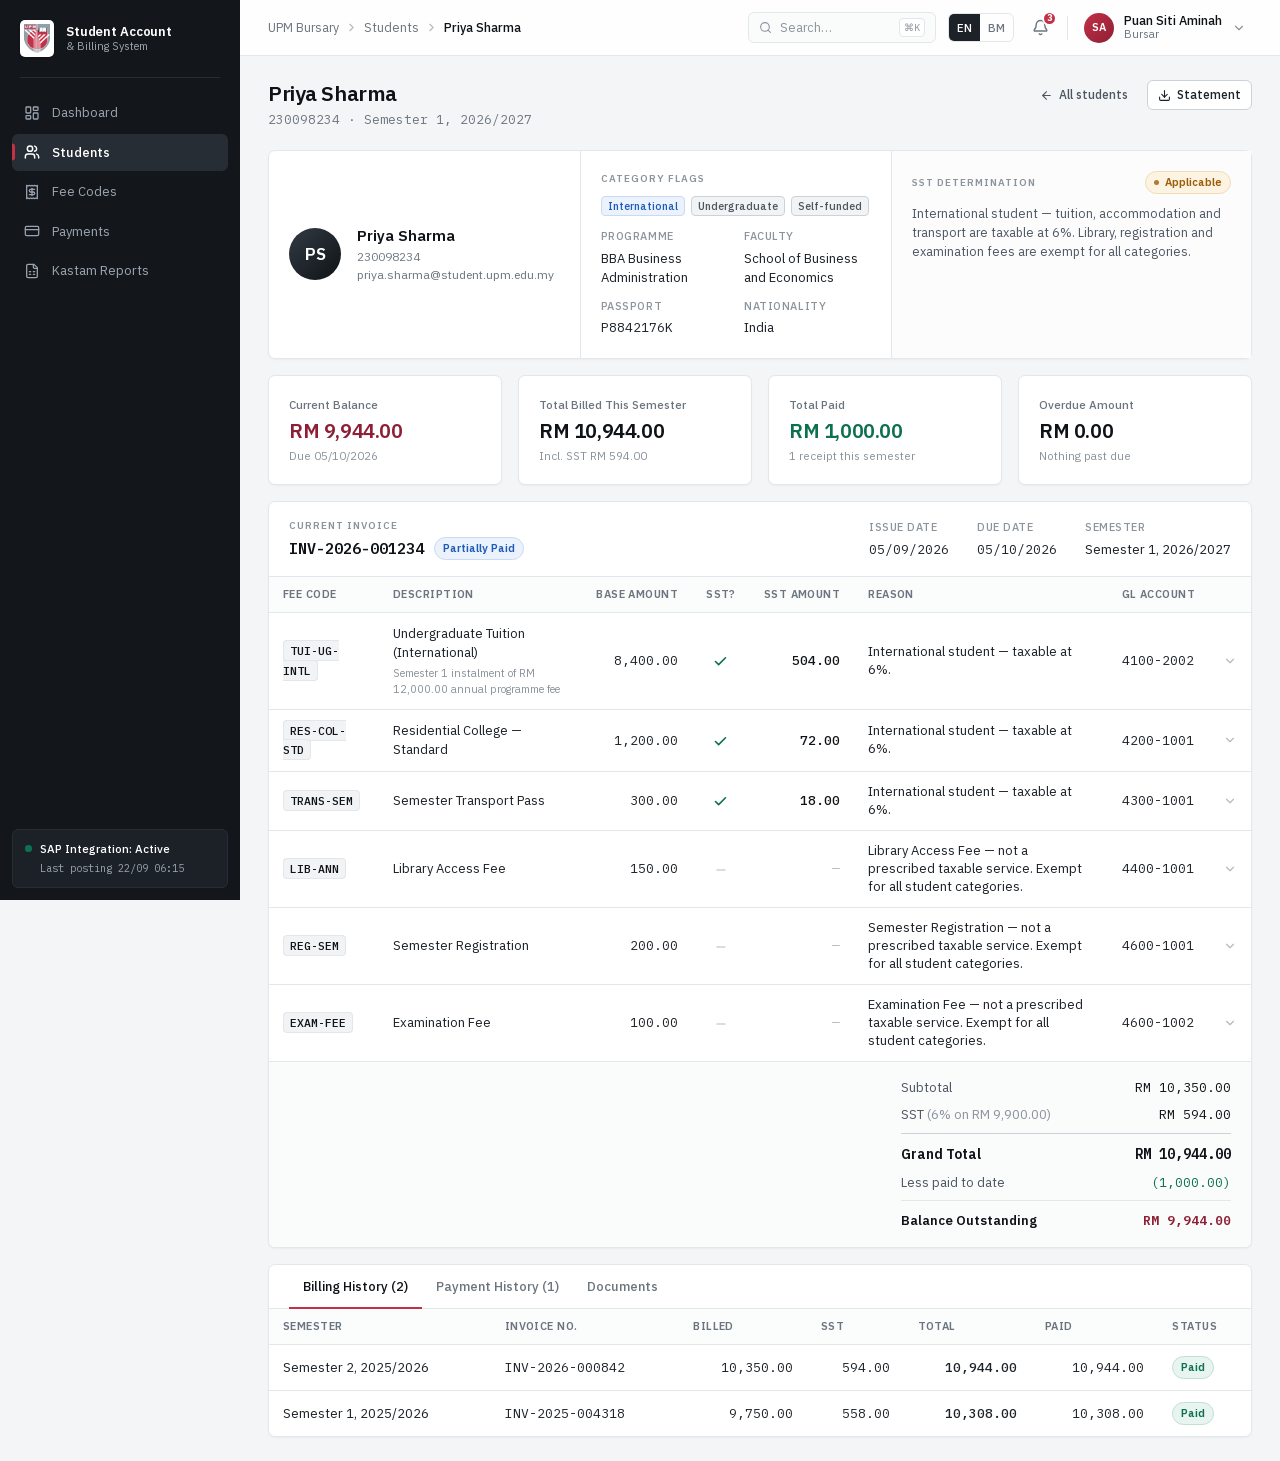
<file: students/230098234/index.html>
<!DOCTYPE html><!--SqrQbJ8BgiQf7fdoNPvJA--><html lang="en" class="__variable_c8daab __variable_595324"><head><meta charSet="utf-8"/><meta name="viewport" content="width=device-width, initial-scale=1"/><link rel="preload" as="image" href="/upm-crest.png"/><link rel="stylesheet" href="/_next/static/css/1c11aca23576cb8a.css" data-precedence="next"/><link rel="preload" as="script" fetchPriority="low" href="/_next/static/chunks/webpack-ba4cfe6648193eba.js"/><script src="/_next/static/chunks/4bd1b696-c023c6e3521b1417.js" async=""></script><script src="/_next/static/chunks/255-a85cef9cc3a04b12.js" async=""></script><script src="/_next/static/chunks/main-app-887c26fa36090765.js" async=""></script><script src="/_next/static/chunks/665-15db27061936d8d4.js" async=""></script><script src="/_next/static/chunks/509-163aa2d796fcfe71.js" async=""></script><script src="/_next/static/chunks/app/layout-a550c12d648f3353.js" async=""></script><script src="/_next/static/chunks/191-fcd17cd9782e7c21.js" async=""></script><script src="/_next/static/chunks/app/page-1416e06338acb2ba.js" async=""></script><script src="/_next/static/chunks/app/students/%5Bid%5D/page-557a241143a21b49.js" async=""></script><title>UPM · Student Account &amp; Billing System</title><meta name="description" content="Student billing, automated SST determination and Kastam SST-02 reporting for Universiti Putra Malaysia."/><meta name="robots" content="noindex, nofollow"/><script src="/_next/static/chunks/polyfills-42372ed130431b0a.js" noModule=""></script></head><body class="font-sans antialiased"><div hidden=""><!--$--><!--/$--></div><div class="min-h-screen"><aside class="fixed inset-y-0 left-0 w-[240px] bg-shell flex flex-col z-30"><div class="px-5 pt-5 pb-5"><a class="flex items-center gap-3 group" href="/"><span class="bg-white rounded-[5px] p-1 shrink-0 shadow-[0_1px_3px_rgba(0,0,0,0.3)]"><img alt="Universiti Putra Malaysia" width="299" height="334" decoding="async" data-nimg="1" style="color:transparent;width:26px;height:auto" src="/upm-crest.png"/></span><span class="min-w-0"><span class="block text-white text-[13px] font-semibold leading-tight tracking-[-0.01em]">Student Account</span><span class="block text-shell-text text-[11px] leading-tight">&amp; Billing System</span></span></a></div><div class="mx-5 h-px bg-shell-3"></div><nav class="flex-1 px-3 py-4 space-y-0.5"><a class="relative flex items-center gap-3 px-3 py-[9px] rounded-[6px] text-[13px] transition-colors duration-100 text-shell-text hover:text-white hover:bg-shell-2" href="/"><svg xmlns="http://www.w3.org/2000/svg" width="16" height="16" viewBox="0 0 24 24" fill="none" stroke="currentColor" stroke-width="1.9" stroke-linecap="round" stroke-linejoin="round" class="lucide lucide-layout-dashboard" aria-hidden="true"><rect width="7" height="9" x="3" y="3" rx="1"></rect><rect width="7" height="5" x="14" y="3" rx="1"></rect><rect width="7" height="9" x="14" y="12" rx="1"></rect><rect width="7" height="5" x="3" y="16" rx="1"></rect></svg>Dashboard</a><a class="relative flex items-center gap-3 px-3 py-[9px] rounded-[6px] text-[13px] transition-colors duration-100 bg-shell-3 text-white font-medium" href="/students/"><span class="absolute left-0 top-1/2 -translate-y-1/2 w-[3px] h-[17px] rounded-r bg-crimson"></span><svg xmlns="http://www.w3.org/2000/svg" width="16" height="16" viewBox="0 0 24 24" fill="none" stroke="currentColor" stroke-width="2.2" stroke-linecap="round" stroke-linejoin="round" class="lucide lucide-users" aria-hidden="true"><path d="M16 21v-2a4 4 0 0 0-4-4H6a4 4 0 0 0-4 4v2"></path><path d="M16 3.128a4 4 0 0 1 0 7.744"></path><path d="M22 21v-2a4 4 0 0 0-3-3.87"></path><circle cx="9" cy="7" r="4"></circle></svg>Students</a><a class="relative flex items-center gap-3 px-3 py-[9px] rounded-[6px] text-[13px] transition-colors duration-100 text-shell-text hover:text-white hover:bg-shell-2" href="/fee-codes/"><svg xmlns="http://www.w3.org/2000/svg" width="16" height="16" viewBox="0 0 24 24" fill="none" stroke="currentColor" stroke-width="1.9" stroke-linecap="round" stroke-linejoin="round" class="lucide lucide-receipt" aria-hidden="true"><path d="M4 2v20l2-1 2 1 2-1 2 1 2-1 2 1 2-1 2 1V2l-2 1-2-1-2 1-2-1-2 1-2-1-2 1Z"></path><path d="M16 8h-6a2 2 0 1 0 0 4h4a2 2 0 1 1 0 4H8"></path><path d="M12 17.5v-11"></path></svg>Fee Codes</a><a class="relative flex items-center gap-3 px-3 py-[9px] rounded-[6px] text-[13px] transition-colors duration-100 text-shell-text hover:text-white hover:bg-shell-2" href="/payments/"><svg xmlns="http://www.w3.org/2000/svg" width="16" height="16" viewBox="0 0 24 24" fill="none" stroke="currentColor" stroke-width="1.9" stroke-linecap="round" stroke-linejoin="round" class="lucide lucide-credit-card" aria-hidden="true"><rect width="20" height="14" x="2" y="5" rx="2"></rect><line x1="2" x2="22" y1="10" y2="10"></line></svg>Payments</a><a class="relative flex items-center gap-3 px-3 py-[9px] rounded-[6px] text-[13px] transition-colors duration-100 text-shell-text hover:text-white hover:bg-shell-2" href="/reports/sst/"><svg xmlns="http://www.w3.org/2000/svg" width="16" height="16" viewBox="0 0 24 24" fill="none" stroke="currentColor" stroke-width="1.9" stroke-linecap="round" stroke-linejoin="round" class="lucide lucide-file-spreadsheet" aria-hidden="true"><path d="M15 2H6a2 2 0 0 0-2 2v16a2 2 0 0 0 2 2h12a2 2 0 0 0 2-2V7Z"></path><path d="M14 2v4a2 2 0 0 0 2 2h4"></path><path d="M8 13h2"></path><path d="M14 13h2"></path><path d="M8 17h2"></path><path d="M14 17h2"></path></svg>Kastam Reports</a></nav><div class="p-3"><div class="rounded-[6px] border border-shell-3 bg-shell-2 px-3 py-2.5"><div class="flex items-center gap-2"><span class="relative flex w-[7px] h-[7px] shrink-0"><span class="absolute inline-flex w-full h-full rounded-full bg-ok opacity-60 animate-ping"></span><span class="relative inline-flex w-[7px] h-[7px] rounded-full bg-ok"></span></span><span class="text-[11.5px] text-white font-medium">SAP Integration: Active</span></div><div class="text-[10.5px] text-shell-text mt-1 pl-[15px] font-mono tnum">Last posting 22/09 06:15</div></div></div></aside><div class="pl-[240px]"><header class="sticky top-0 z-20 h-[56px] bg-surface/85 backdrop-blur-md border-b border-line flex items-center justify-between px-7"><nav class="flex items-center gap-1.5 text-[12.5px] min-w-0"><span class="flex items-center gap-1.5 min-w-0"><a class="text-ink-500 hover:text-crimson transition-colors truncate" href="/">UPM Bursary</a></span><span class="flex items-center gap-1.5 min-w-0"><svg xmlns="http://www.w3.org/2000/svg" width="13" height="13" viewBox="0 0 24 24" fill="none" stroke="currentColor" stroke-width="2" stroke-linecap="round" stroke-linejoin="round" class="lucide lucide-chevron-right text-ink-300 shrink-0" aria-hidden="true"><path d="m9 18 6-6-6-6"></path></svg><a class="text-ink-500 hover:text-crimson transition-colors truncate" href="/students/">Students</a></span><span class="flex items-center gap-1.5 min-w-0"><svg xmlns="http://www.w3.org/2000/svg" width="13" height="13" viewBox="0 0 24 24" fill="none" stroke="currentColor" stroke-width="2" stroke-linecap="round" stroke-linejoin="round" class="lucide lucide-chevron-right text-ink-300 shrink-0" aria-hidden="true"><path d="m9 18 6-6-6-6"></path></svg><span class="text-ink-900 font-medium truncate">Priya Sharma</span></span></nav><div class="flex items-center gap-3 shrink-0"><div class="hidden lg:flex items-center gap-2 text-[12.5px] text-ink-400 border border-line rounded-[6px] px-2.5 py-[5px] w-[188px] bg-[#fafbfb]"><svg xmlns="http://www.w3.org/2000/svg" width="13" height="13" viewBox="0 0 24 24" fill="none" stroke="currentColor" stroke-width="2" stroke-linecap="round" stroke-linejoin="round" class="lucide lucide-search" aria-hidden="true"><path d="m21 21-4.34-4.34"></path><circle cx="11" cy="11" r="8"></circle></svg><span>Search…</span><kbd class="ml-auto text-[10px] font-mono border border-line rounded px-1 py-px text-ink-400 bg-surface">⌘K</kbd></div><div class="flex items-center border border-line rounded-[6px] overflow-hidden text-[11.5px] font-medium"><button class="px-2 py-[5px] transition-colors bg-ink-800 text-white">EN</button><button class="px-2 py-[5px] transition-colors text-ink-500 hover:bg-[#f1f3f4]">BM</button></div><button class="relative text-ink-500 hover:text-ink-900 hover:bg-[#f1f3f4] rounded-[6px] p-1.5 transition-colors"><svg xmlns="http://www.w3.org/2000/svg" width="17" height="17" viewBox="0 0 24 24" fill="none" stroke="currentColor" stroke-width="2" stroke-linecap="round" stroke-linejoin="round" class="lucide lucide-bell" aria-hidden="true"><path d="M10.268 21a2 2 0 0 0 3.464 0"></path><path d="M3.262 15.326A1 1 0 0 0 4 17h16a1 1 0 0 0 .74-1.673C19.41 13.956 18 12.499 18 8A6 6 0 0 0 6 8c0 4.499-1.411 5.956-2.738 7.326"></path></svg><span class="absolute -top-0.5 -right-0.5 w-[15px] h-[15px] rounded-full bg-crimson text-white text-[9.5px] font-bold flex items-center justify-center border-2 border-surface">3</span></button><div class="w-px h-6 bg-line"></div><div class="relative"><button class="flex items-center gap-2.5 hover:bg-[#f1f3f4] rounded-[6px] pl-1 pr-1.5 py-1 transition-colors"><span class="w-[30px] h-[30px] rounded-full bg-gradient-to-br from-crimson to-crimson-700 text-white text-[11px] font-semibold flex items-center justify-center shrink-0">SA</span><span class="text-left hidden md:block"><span class="block text-[12.5px] font-medium text-ink-900 leading-tight">Puan Siti Aminah</span><span class="block text-[11px] text-ink-500 leading-tight">Bursar</span></span><svg xmlns="http://www.w3.org/2000/svg" width="14" height="14" viewBox="0 0 24 24" fill="none" stroke="currentColor" stroke-width="2" stroke-linecap="round" stroke-linejoin="round" class="lucide lucide-chevron-down text-ink-400" aria-hidden="true"><path d="m6 9 6 6 6-6"></path></svg></button></div></div></header><main class="px-7 py-6 max-w-[1560px]"><div class="flex items-start justify-between gap-6 mb-5"><div><h1 class="text-[21px] font-semibold text-ink-900 tracking-[-0.02em] leading-tight">Priya Sharma</h1><p class="text-[13px] text-ink-500 mt-1"><span class="font-mono tnum text-[12.5px]">230098234<!-- --> · <!-- -->Semester 1, 2026/2027</span></p></div><div class="flex items-center gap-2 shrink-0"><a href="/students/"><button type="button" class="inline-flex items-center justify-center border rounded-[6px] font-medium transition-colors duration-100 focus:outline-none focus-visible:ring-2 focus-visible:ring-crimson/35 bg-transparent text-ink-600 border-transparent hover:bg-[#f1f3f4] text-[12px] px-2.5 py-[5px] gap-1.5 "><svg xmlns="http://www.w3.org/2000/svg" width="13" height="13" viewBox="0 0 24 24" fill="none" stroke="currentColor" stroke-width="2" stroke-linecap="round" stroke-linejoin="round" class="lucide lucide-arrow-left" aria-hidden="true"><path d="m12 19-7-7 7-7"></path><path d="M19 12H5"></path></svg>All students</button></a><button type="button" class="inline-flex items-center justify-center border rounded-[6px] font-medium transition-colors duration-100 focus:outline-none focus-visible:ring-2 focus-visible:ring-crimson/35 bg-surface text-ink-800 border-line-strong hover:bg-[#f7f8f9] hover:border-ink-300 text-[12px] px-2.5 py-[5px] gap-1.5 "><svg xmlns="http://www.w3.org/2000/svg" width="13" height="13" viewBox="0 0 24 24" fill="none" stroke="currentColor" stroke-width="2" stroke-linecap="round" stroke-linejoin="round" class="lucide lucide-download" aria-hidden="true"><path d="M12 15V3"></path><path d="M21 15v4a2 2 0 0 1-2 2H5a2 2 0 0 1-2-2v-4"></path><path d="m7 10 5 5 5-5"></path></svg>Statement</button></div></div><section class="bg-surface border border-line rounded-[7px] shadow-[0_1px_2px_rgba(15,19,23,0.04)]  mb-4 rise"><div class="grid grid-cols-1 lg:grid-cols-[minmax(0,1fr)_minmax(0,1fr)_minmax(0,1.15fr)] divide-y lg:divide-y-0 lg:divide-x divide-line"><div class="flex items-center gap-4 p-5"><span class="w-[52px] h-[52px] rounded-full bg-gradient-to-br from-ink-700 to-ink-900 text-white text-[17px] font-semibold flex items-center justify-center shrink-0">PS</span><div class="min-w-0"><div class="text-[15px] font-semibold text-ink-900 truncate">Priya Sharma</div><div class="text-[12px] text-ink-500 font-mono tnum">230098234</div><div class="text-[12px] text-ink-500 truncate">priya.sharma@student.upm.edu.my</div></div></div><div class="p-5"><div class="eyebrow mb-2.5">Category flags</div><div class="flex flex-wrap gap-1.5 mb-3"><span class="inline-flex items-center border rounded-[4px] px-1.5 py-[1px] text-[11px] font-medium whitespace-nowrap bg-info-tint text-info border-info-line">International</span><span class="inline-flex items-center border rounded-[4px] px-1.5 py-[1px] text-[11px] font-medium whitespace-nowrap bg-[#f1f3f4] text-ink-600 border-line-strong">Undergraduate</span><span class="inline-flex items-center border rounded-[4px] px-1.5 py-[1px] text-[11px] font-medium whitespace-nowrap bg-[#f1f3f4] text-ink-600 border-line-strong">Self-funded</span></div><dl class="grid grid-cols-2 gap-x-4 gap-y-2.5"><div><dt class="text-[11px] font-medium uppercase tracking-[0.05em] text-ink-400 mb-1">Programme</dt><dd class="text-[13px] text-ink-800 ">BBA Business Administration</dd></div><div><dt class="text-[11px] font-medium uppercase tracking-[0.05em] text-ink-400 mb-1">Faculty</dt><dd class="text-[13px] text-ink-800 ">School of Business and Economics</dd></div><div><dt class="text-[11px] font-medium uppercase tracking-[0.05em] text-ink-400 mb-1">Passport</dt><dd class="text-[13px] text-ink-800 font-mono tnum text-[12.5px]">P8842176K</dd></div><div><dt class="text-[11px] font-medium uppercase tracking-[0.05em] text-ink-400 mb-1">Nationality</dt><dd class="text-[13px] text-ink-800 ">India</dd></div></dl></div><div class="p-5 bg-[#fcfcfd]"><div class="flex items-center justify-between mb-2.5"><span class="eyebrow">SST determination</span><span class="inline-flex items-center gap-1.5 border rounded-full px-2 py-[2px] text-[11px] font-semibold leading-[17px] whitespace-nowrap bg-warn-tint text-warn border-warn-line "><span class="w-[5px] h-[5px] rounded-full bg-current opacity-80"></span>Applicable</span></div><p class="text-[12.5px] text-ink-600 leading-[19px]">International student — tuition, accommodation and transport are taxable at 6%. Library, registration and examination fees are exempt for all categories.</p></div></div></section><div class="grid grid-cols-2 xl:grid-cols-4 gap-4 mb-4"><section class="bg-surface border border-line rounded-[7px] shadow-[0_1px_2px_rgba(15,19,23,0.04)] p-5 "><div class="text-[11.5px] font-medium text-ink-500 mb-2">Current Balance</div><div class="text-[20px] font-semibold tnum tracking-[-0.02em] leading-none text-crimson-700">RM 9,944.00</div><div class="text-[11.5px] text-ink-400 mt-1.5">Due 05/10/2026</div></section><section class="bg-surface border border-line rounded-[7px] shadow-[0_1px_2px_rgba(15,19,23,0.04)] p-5 "><div class="text-[11.5px] font-medium text-ink-500 mb-2">Total Billed This Semester</div><div class="text-[20px] font-semibold tnum tracking-[-0.02em] leading-none text-ink-900">RM 10,944.00</div><div class="text-[11.5px] text-ink-400 mt-1.5">Incl. SST RM 594.00</div></section><section class="bg-surface border border-line rounded-[7px] shadow-[0_1px_2px_rgba(15,19,23,0.04)] p-5 "><div class="text-[11.5px] font-medium text-ink-500 mb-2">Total Paid</div><div class="text-[20px] font-semibold tnum tracking-[-0.02em] leading-none text-ok">RM 1,000.00</div><div class="text-[11.5px] text-ink-400 mt-1.5">1 receipt this semester</div></section><section class="bg-surface border border-line rounded-[7px] shadow-[0_1px_2px_rgba(15,19,23,0.04)] p-5 "><div class="text-[11.5px] font-medium text-ink-500 mb-2">Overdue Amount</div><div class="text-[20px] font-semibold tnum tracking-[-0.02em] leading-none text-ink-900">RM 0.00</div><div class="text-[11.5px] text-ink-400 mt-1.5">Nothing past due</div></section></div><section class="bg-surface border border-line rounded-[7px] shadow-[0_1px_2px_rgba(15,19,23,0.04)]  mb-4 rise"><div class="flex flex-wrap items-center justify-between gap-4 px-5 py-4 border-b border-line"><div><div class="eyebrow mb-1">Current invoice</div><div class="flex items-center gap-2.5"><span class="text-[15px] font-semibold text-ink-900 font-mono tnum">INV-2026-001234</span><span class="inline-flex items-center gap-1.5 border rounded-full px-2 py-[2px] text-[11px] font-semibold leading-[17px] whitespace-nowrap bg-info-tint text-info border-info-line ">Partially Paid</span></div></div><dl class="flex flex-wrap gap-x-7 gap-y-2"><div><dt class="text-[11px] font-medium uppercase tracking-[0.05em] text-ink-400 mb-1">Issue date</dt><dd class="text-[13px] text-ink-800 font-mono tnum text-[12.5px]">05/09/2026</dd></div><div><dt class="text-[11px] font-medium uppercase tracking-[0.05em] text-ink-400 mb-1">Due date</dt><dd class="text-[13px] text-ink-800 font-mono tnum text-[12.5px]">05/10/2026</dd></div><div><dt class="text-[11px] font-medium uppercase tracking-[0.05em] text-ink-400 mb-1">Semester</dt><dd class="text-[13px] text-ink-800 ">Semester 1, 2026/2027</dd></div></dl></div><div class="overflow-x-auto"><table class="tbl"><thead><tr><th>Fee Code</th><th>Description</th><th class="text-right">Base Amount</th><th class="text-center">SST?</th><th class="text-right">SST Amount</th><th>Reason</th><th>GL Account</th><th class="w-8"></th></tr></thead><tbody><tr class="row-link"><td><span class="font-mono text-[11.5px] font-medium text-ink-900 bg-[#f1f3f4] border border-line rounded px-1.5 py-[2px]">TUI-UG-INTL</span></td><td class="text-ink-700 max-w-[230px]"><span class="block">Undergraduate Tuition (International)</span><span class="block text-[11px] text-ink-400 mt-0.5">Semester 1 instalment of RM 12,000.00 annual programme fee</span></td><td class="text-right font-mono tnum text-ink-900">8,400.00</td><td class="text-center"><svg xmlns="http://www.w3.org/2000/svg" width="15" height="15" viewBox="0 0 24 24" fill="none" stroke="currentColor" stroke-width="2.6" stroke-linecap="round" stroke-linejoin="round" class="lucide lucide-check text-ok inline" aria-hidden="true"><path d="M20 6 9 17l-5-5"></path></svg></td><td class="text-right font-mono tnum"><span class="text-ink-900 font-medium">504.00</span></td><td class="text-ink-600 text-[12px] max-w-[300px] leading-[18px]">International student — taxable at 6%.</td><td class="font-mono tnum text-[12px] text-ink-500">4100-2002</td><td><svg xmlns="http://www.w3.org/2000/svg" width="14" height="14" viewBox="0 0 24 24" fill="none" stroke="currentColor" stroke-width="2" stroke-linecap="round" stroke-linejoin="round" class="lucide lucide-chevron-down text-ink-300 transition-transform duration-150" aria-hidden="true"><path d="m6 9 6 6 6-6"></path></svg></td></tr><tr class="row-link"><td><span class="font-mono text-[11.5px] font-medium text-ink-900 bg-[#f1f3f4] border border-line rounded px-1.5 py-[2px]">RES-COL-STD</span></td><td class="text-ink-700 max-w-[230px]"><span class="block">Residential College — Standard</span></td><td class="text-right font-mono tnum text-ink-900">1,200.00</td><td class="text-center"><svg xmlns="http://www.w3.org/2000/svg" width="15" height="15" viewBox="0 0 24 24" fill="none" stroke="currentColor" stroke-width="2.6" stroke-linecap="round" stroke-linejoin="round" class="lucide lucide-check text-ok inline" aria-hidden="true"><path d="M20 6 9 17l-5-5"></path></svg></td><td class="text-right font-mono tnum"><span class="text-ink-900 font-medium">72.00</span></td><td class="text-ink-600 text-[12px] max-w-[300px] leading-[18px]">International student — taxable at 6%.</td><td class="font-mono tnum text-[12px] text-ink-500">4200-1001</td><td><svg xmlns="http://www.w3.org/2000/svg" width="14" height="14" viewBox="0 0 24 24" fill="none" stroke="currentColor" stroke-width="2" stroke-linecap="round" stroke-linejoin="round" class="lucide lucide-chevron-down text-ink-300 transition-transform duration-150" aria-hidden="true"><path d="m6 9 6 6 6-6"></path></svg></td></tr><tr class="row-link"><td><span class="font-mono text-[11.5px] font-medium text-ink-900 bg-[#f1f3f4] border border-line rounded px-1.5 py-[2px]">TRANS-SEM</span></td><td class="text-ink-700 max-w-[230px]"><span class="block">Semester Transport Pass</span></td><td class="text-right font-mono tnum text-ink-900">300.00</td><td class="text-center"><svg xmlns="http://www.w3.org/2000/svg" width="15" height="15" viewBox="0 0 24 24" fill="none" stroke="currentColor" stroke-width="2.6" stroke-linecap="round" stroke-linejoin="round" class="lucide lucide-check text-ok inline" aria-hidden="true"><path d="M20 6 9 17l-5-5"></path></svg></td><td class="text-right font-mono tnum"><span class="text-ink-900 font-medium">18.00</span></td><td class="text-ink-600 text-[12px] max-w-[300px] leading-[18px]">International student — taxable at 6%.</td><td class="font-mono tnum text-[12px] text-ink-500">4300-1001</td><td><svg xmlns="http://www.w3.org/2000/svg" width="14" height="14" viewBox="0 0 24 24" fill="none" stroke="currentColor" stroke-width="2" stroke-linecap="round" stroke-linejoin="round" class="lucide lucide-chevron-down text-ink-300 transition-transform duration-150" aria-hidden="true"><path d="m6 9 6 6 6-6"></path></svg></td></tr><tr class="row-link"><td><span class="font-mono text-[11.5px] font-medium text-ink-900 bg-[#f1f3f4] border border-line rounded px-1.5 py-[2px]">LIB-ANN</span></td><td class="text-ink-700 max-w-[230px]"><span class="block">Library Access Fee</span></td><td class="text-right font-mono tnum text-ink-900">150.00</td><td class="text-center"><svg xmlns="http://www.w3.org/2000/svg" width="14" height="14" viewBox="0 0 24 24" fill="none" stroke="currentColor" stroke-width="2" stroke-linecap="round" stroke-linejoin="round" class="lucide lucide-minus text-ink-300 inline" aria-hidden="true"><path d="M5 12h14"></path></svg></td><td class="text-right font-mono tnum"><span class="text-ink-300">—</span></td><td class="text-ink-600 text-[12px] max-w-[300px] leading-[18px]">Library Access Fee — not a prescribed taxable service. Exempt for all student categories.</td><td class="font-mono tnum text-[12px] text-ink-500">4400-1001</td><td><svg xmlns="http://www.w3.org/2000/svg" width="14" height="14" viewBox="0 0 24 24" fill="none" stroke="currentColor" stroke-width="2" stroke-linecap="round" stroke-linejoin="round" class="lucide lucide-chevron-down text-ink-300 transition-transform duration-150" aria-hidden="true"><path d="m6 9 6 6 6-6"></path></svg></td></tr><tr class="row-link"><td><span class="font-mono text-[11.5px] font-medium text-ink-900 bg-[#f1f3f4] border border-line rounded px-1.5 py-[2px]">REG-SEM</span></td><td class="text-ink-700 max-w-[230px]"><span class="block">Semester Registration</span></td><td class="text-right font-mono tnum text-ink-900">200.00</td><td class="text-center"><svg xmlns="http://www.w3.org/2000/svg" width="14" height="14" viewBox="0 0 24 24" fill="none" stroke="currentColor" stroke-width="2" stroke-linecap="round" stroke-linejoin="round" class="lucide lucide-minus text-ink-300 inline" aria-hidden="true"><path d="M5 12h14"></path></svg></td><td class="text-right font-mono tnum"><span class="text-ink-300">—</span></td><td class="text-ink-600 text-[12px] max-w-[300px] leading-[18px]">Semester Registration — not a prescribed taxable service. Exempt for all student categories.</td><td class="font-mono tnum text-[12px] text-ink-500">4600-1001</td><td><svg xmlns="http://www.w3.org/2000/svg" width="14" height="14" viewBox="0 0 24 24" fill="none" stroke="currentColor" stroke-width="2" stroke-linecap="round" stroke-linejoin="round" class="lucide lucide-chevron-down text-ink-300 transition-transform duration-150" aria-hidden="true"><path d="m6 9 6 6 6-6"></path></svg></td></tr><tr class="row-link"><td><span class="font-mono text-[11.5px] font-medium text-ink-900 bg-[#f1f3f4] border border-line rounded px-1.5 py-[2px]">EXAM-FEE</span></td><td class="text-ink-700 max-w-[230px]"><span class="block">Examination Fee</span></td><td class="text-right font-mono tnum text-ink-900">100.00</td><td class="text-center"><svg xmlns="http://www.w3.org/2000/svg" width="14" height="14" viewBox="0 0 24 24" fill="none" stroke="currentColor" stroke-width="2" stroke-linecap="round" stroke-linejoin="round" class="lucide lucide-minus text-ink-300 inline" aria-hidden="true"><path d="M5 12h14"></path></svg></td><td class="text-right font-mono tnum"><span class="text-ink-300">—</span></td><td class="text-ink-600 text-[12px] max-w-[300px] leading-[18px]">Examination Fee — not a prescribed taxable service. Exempt for all student categories.</td><td class="font-mono tnum text-[12px] text-ink-500">4600-1002</td><td><svg xmlns="http://www.w3.org/2000/svg" width="14" height="14" viewBox="0 0 24 24" fill="none" stroke="currentColor" stroke-width="2" stroke-linecap="round" stroke-linejoin="round" class="lucide lucide-chevron-down text-ink-300 transition-transform duration-150" aria-hidden="true"><path d="m6 9 6 6 6-6"></path></svg></td></tr></tbody></table></div><div class="flex justify-end border-t border-line bg-[#fafbfb] rounded-b-[7px]"><dl class="w-full max-w-[370px] px-5 py-4 space-y-2"><div class="flex justify-between text-[13px]"><dt class="text-ink-600">Subtotal</dt><dd class="font-mono tnum text-ink-900">RM 10,350.00</dd></div><div class="flex justify-between text-[13px]"><dt class="text-ink-600">SST<span class="text-ink-400"> <!-- -->(<!-- -->6<!-- -->% on <!-- -->RM 9,900.00<!-- -->)</span></dt><dd class="font-mono tnum text-ink-900">RM 594.00</dd></div><div class="flex justify-between pt-2.5 border-t border-line-strong text-[14px] font-semibold"><dt class="text-ink-900">Grand Total</dt><dd class="font-mono tnum text-ink-900">RM 10,944.00</dd></div><div class="flex justify-between text-[13px]"><dt class="text-ink-600">Less paid to date</dt><dd class="font-mono tnum text-ok">(<!-- -->1,000.00<!-- -->)</dd></div><div class="flex justify-between pt-2.5 border-t border-line text-[13px] font-semibold"><dt class="text-ink-900">Balance Outstanding</dt><dd class="font-mono tnum text-crimson-700">RM 9,944.00</dd></div></dl></div></section><section class="bg-surface border border-line rounded-[7px] shadow-[0_1px_2px_rgba(15,19,23,0.04)]  rise"><div class="flex border-b border-line px-5"><button class="relative px-3.5 py-3 text-[13px] font-medium transition-colors text-ink-900">Billing History (2)<span class="absolute left-0 right-0 -bottom-px h-[2px] bg-crimson"></span></button><button class="relative px-3.5 py-3 text-[13px] font-medium transition-colors text-ink-500 hover:text-ink-800">Payment History (1)</button><button class="relative px-3.5 py-3 text-[13px] font-medium transition-colors text-ink-500 hover:text-ink-800">Documents</button></div><div class="overflow-x-auto fadein"><table class="tbl"><thead><tr><th>Semester</th><th>Invoice No.</th><th class="text-right">Billed</th><th class="text-right">SST</th><th class="text-right">Total</th><th class="text-right">Paid</th><th>Status</th></tr></thead><tbody><tr><td class="text-ink-700">Semester 2, 2025/2026</td><td class="font-mono tnum text-[12px] text-ink-600">INV-2026-000842</td><td class="text-right font-mono tnum">10,350.00</td><td class="text-right font-mono tnum">594.00</td><td class="text-right font-mono tnum font-medium">10,944.00</td><td class="text-right font-mono tnum text-ok">10,944.00</td><td><span class="inline-flex items-center gap-1.5 border rounded-full px-2 py-[2px] text-[11px] font-semibold leading-[17px] whitespace-nowrap bg-ok-tint text-ok border-ok-line ">Paid</span></td></tr><tr><td class="text-ink-700">Semester 1, 2025/2026</td><td class="font-mono tnum text-[12px] text-ink-600">INV-2025-004318</td><td class="text-right font-mono tnum">9,750.00</td><td class="text-right font-mono tnum">558.00</td><td class="text-right font-mono tnum font-medium">10,308.00</td><td class="text-right font-mono tnum text-ok">10,308.00</td><td><span class="inline-flex items-center gap-1.5 border rounded-full px-2 py-[2px] text-[11px] font-semibold leading-[17px] whitespace-nowrap bg-ok-tint text-ok border-ok-line ">Paid</span></td></tr></tbody></table></div></section><!--$--><!--/$--></main></div></div><div class="fixed bottom-6 right-6 z-[60] flex flex-col gap-2 items-end"></div><script src="/_next/static/chunks/webpack-ba4cfe6648193eba.js" id="_R_" async=""></script><script>(self.__next_f=self.__next_f||[]).push([0])</script><script>self.__next_f.push([1,"1:\"$Sreact.fragment\"\n2:I[1494,[\"665\",\"static/chunks/665-15db27061936d8d4.js\",\"509\",\"static/chunks/509-163aa2d796fcfe71.js\",\"177\",\"static/chunks/app/layout-a550c12d648f3353.js\"],\"ToastProvider\"]\n3:I[509,[\"665\",\"static/chunks/665-15db27061936d8d4.js\",\"191\",\"static/chunks/191-fcd17cd9782e7c21.js\",\"509\",\"static/chunks/509-163aa2d796fcfe71.js\",\"974\",\"static/chunks/app/page-1416e06338acb2ba.js\"],\"AppShell\"]\n4:I[9766,[],\"\"]\n5:I[8924,[],\"\"]\n7:I[4431,[],\"OutletBoundary\"]\n9:I[5278,[],\"AsyncMetadataOutlet\"]\nb:I[4431,[],\"ViewportBoundary\"]\nd:I[4431,[],\"MetadataBoundary\"]\ne:\"$Sreact.suspense\"\n10:I[7150,[],\"\"]\n:HL[\"/_next/static/css/1c11aca23576cb8a.css\",\"style\"]\n"])</script><script>self.__next_f.push([1,"0:{\"P\":null,\"b\":\"SqrQbJ8BgiQf7fdoNPvJA\",\"p\":\"\",\"c\":[\"\",\"students\",\"230098234\",\"\"],\"i\":false,\"f\":[[[\"\",{\"children\":[\"students\",{\"children\":[[\"id\",\"230098234\",\"d\"],{\"children\":[\"__PAGE__\",{}]}]}]},\"$undefined\",\"$undefined\",true],[\"\",[\"$\",\"$1\",\"c\",{\"children\":[[[\"$\",\"link\",\"0\",{\"rel\":\"stylesheet\",\"href\":\"/_next/static/css/1c11aca23576cb8a.css\",\"precedence\":\"next\",\"crossOrigin\":\"$undefined\",\"nonce\":\"$undefined\"}]],[\"$\",\"html\",null,{\"lang\":\"en\",\"className\":\"__variable_c8daab __variable_595324\",\"children\":[\"$\",\"body\",null,{\"className\":\"font-sans antialiased\",\"children\":[\"$\",\"$L2\",null,{\"children\":[\"$\",\"$L3\",null,{\"children\":[\"$\",\"$L4\",null,{\"parallelRouterKey\":\"children\",\"error\":\"$undefined\",\"errorStyles\":\"$undefined\",\"errorScripts\":\"$undefined\",\"template\":[\"$\",\"$L5\",null,{}],\"templateStyles\":\"$undefined\",\"templateScripts\":\"$undefined\",\"notFound\":[[[\"$\",\"title\",null,{\"children\":\"404: This page could not be found.\"}],[\"$\",\"div\",null,{\"style\":{\"fontFamily\":\"system-ui,\\\"Segoe UI\\\",Roboto,Helvetica,Arial,sans-serif,\\\"Apple Color Emoji\\\",\\\"Segoe UI Emoji\\\"\",\"height\":\"100vh\",\"textAlign\":\"center\",\"display\":\"flex\",\"flexDirection\":\"column\",\"alignItems\":\"center\",\"justifyContent\":\"center\"},\"children\":[\"$\",\"div\",null,{\"children\":[[\"$\",\"style\",null,{\"dangerouslySetInnerHTML\":{\"__html\":\"body{color:#000;background:#fff;margin:0}.next-error-h1{border-right:1px solid rgba(0,0,0,.3)}@media (prefers-color-scheme:dark){body{color:#fff;background:#000}.next-error-h1{border-right:1px solid rgba(255,255,255,.3)}}\"}}],[\"$\",\"h1\",null,{\"className\":\"next-error-h1\",\"style\":{\"display\":\"inline-block\",\"margin\":\"0 20px 0 0\",\"padding\":\"0 23px 0 0\",\"fontSize\":24,\"fontWeight\":500,\"verticalAlign\":\"top\",\"lineHeight\":\"49px\"},\"children\":404}],[\"$\",\"div\",null,{\"style\":{\"display\":\"inline-block\"},\"children\":[\"$\",\"h2\",null,{\"style\":{\"fontSize\":14,\"fontWeight\":400,\"lineHeight\":\"49px\",\"margin\":0},\"children\":\"This page could not be found.\"}]}]]}]}]],[]],\"forbidden\":\"$undefined\",\"unauthorized\":\"$undefined\"}]}]}]}]}]]}],{\"children\":[\"students\",[\"$\",\"$1\",\"c\",{\"children\":[null,[\"$\",\"$L4\",null,{\"parallelRouterKey\":\"children\",\"error\":\"$undefined\",\"errorStyles\":\"$undefined\",\"errorScripts\":\"$undefined\",\"template\":[\"$\",\"$L5\",null,{}],\"templateStyles\":\"$undefined\",\"templateScripts\":\"$undefined\",\"notFound\":\"$undefined\",\"forbidden\":\"$undefined\",\"unauthorized\":\"$undefined\"}]]}],{\"children\":[[\"id\",\"230098234\",\"d\"],[\"$\",\"$1\",\"c\",{\"children\":[null,[\"$\",\"$L4\",null,{\"parallelRouterKey\":\"children\",\"error\":\"$undefined\",\"errorStyles\":\"$undefined\",\"errorScripts\":\"$undefined\",\"template\":[\"$\",\"$L5\",null,{}],\"templateStyles\":\"$undefined\",\"templateScripts\":\"$undefined\",\"notFound\":\"$undefined\",\"forbidden\":\"$undefined\",\"unauthorized\":\"$undefined\"}]]}],{\"children\":[\"__PAGE__\",[\"$\",\"$1\",\"c\",{\"children\":[\"$L6\",null,[\"$\",\"$L7\",null,{\"children\":[\"$L8\",[\"$\",\"$L9\",null,{\"promise\":\"$@a\"}]]}]]}],{},null,false]},null,false]},null,false]},null,false],[\"$\",\"$1\",\"h\",{\"children\":[null,[[\"$\",\"$Lb\",null,{\"children\":\"$Lc\"}],null],[\"$\",\"$Ld\",null,{\"children\":[\"$\",\"div\",null,{\"hidden\":true,\"children\":[\"$\",\"$e\",null,{\"fallback\":null,\"children\":\"$Lf\"}]}]}]]}],false]],\"m\":\"$undefined\",\"G\":[\"$10\",[]],\"s\":false,\"S\":true}\n"])</script><script>self.__next_f.push([1,"11:I[8989,[\"665\",\"static/chunks/665-15db27061936d8d4.js\",\"509\",\"static/chunks/509-163aa2d796fcfe71.js\",\"967\",\"static/chunks/app/students/%5Bid%5D/page-557a241143a21b49.js\"],\"default\"]\n6:[\"$\",\"$L11\",null,{\"id\":\"230098234\"}]\n"])</script><script>self.__next_f.push([1,"c:[[\"$\",\"meta\",\"0\",{\"charSet\":\"utf-8\"}],[\"$\",\"meta\",\"1\",{\"name\":\"viewport\",\"content\":\"width=device-width, initial-scale=1\"}]]\n8:null\n"])</script><script>self.__next_f.push([1,"a:{\"metadata\":[[\"$\",\"title\",\"0\",{\"children\":\"UPM · Student Account \u0026 Billing System\"}],[\"$\",\"meta\",\"1\",{\"name\":\"description\",\"content\":\"Student billing, automated SST determination and Kastam SST-02 reporting for Universiti Putra Malaysia.\"}],[\"$\",\"meta\",\"2\",{\"name\":\"robots\",\"content\":\"noindex, nofollow\"}]],\"error\":null,\"digest\":\"$undefined\"}\n"])</script><script>self.__next_f.push([1,"f:\"$a:metadata\"\n"])</script></body></html>
</file>
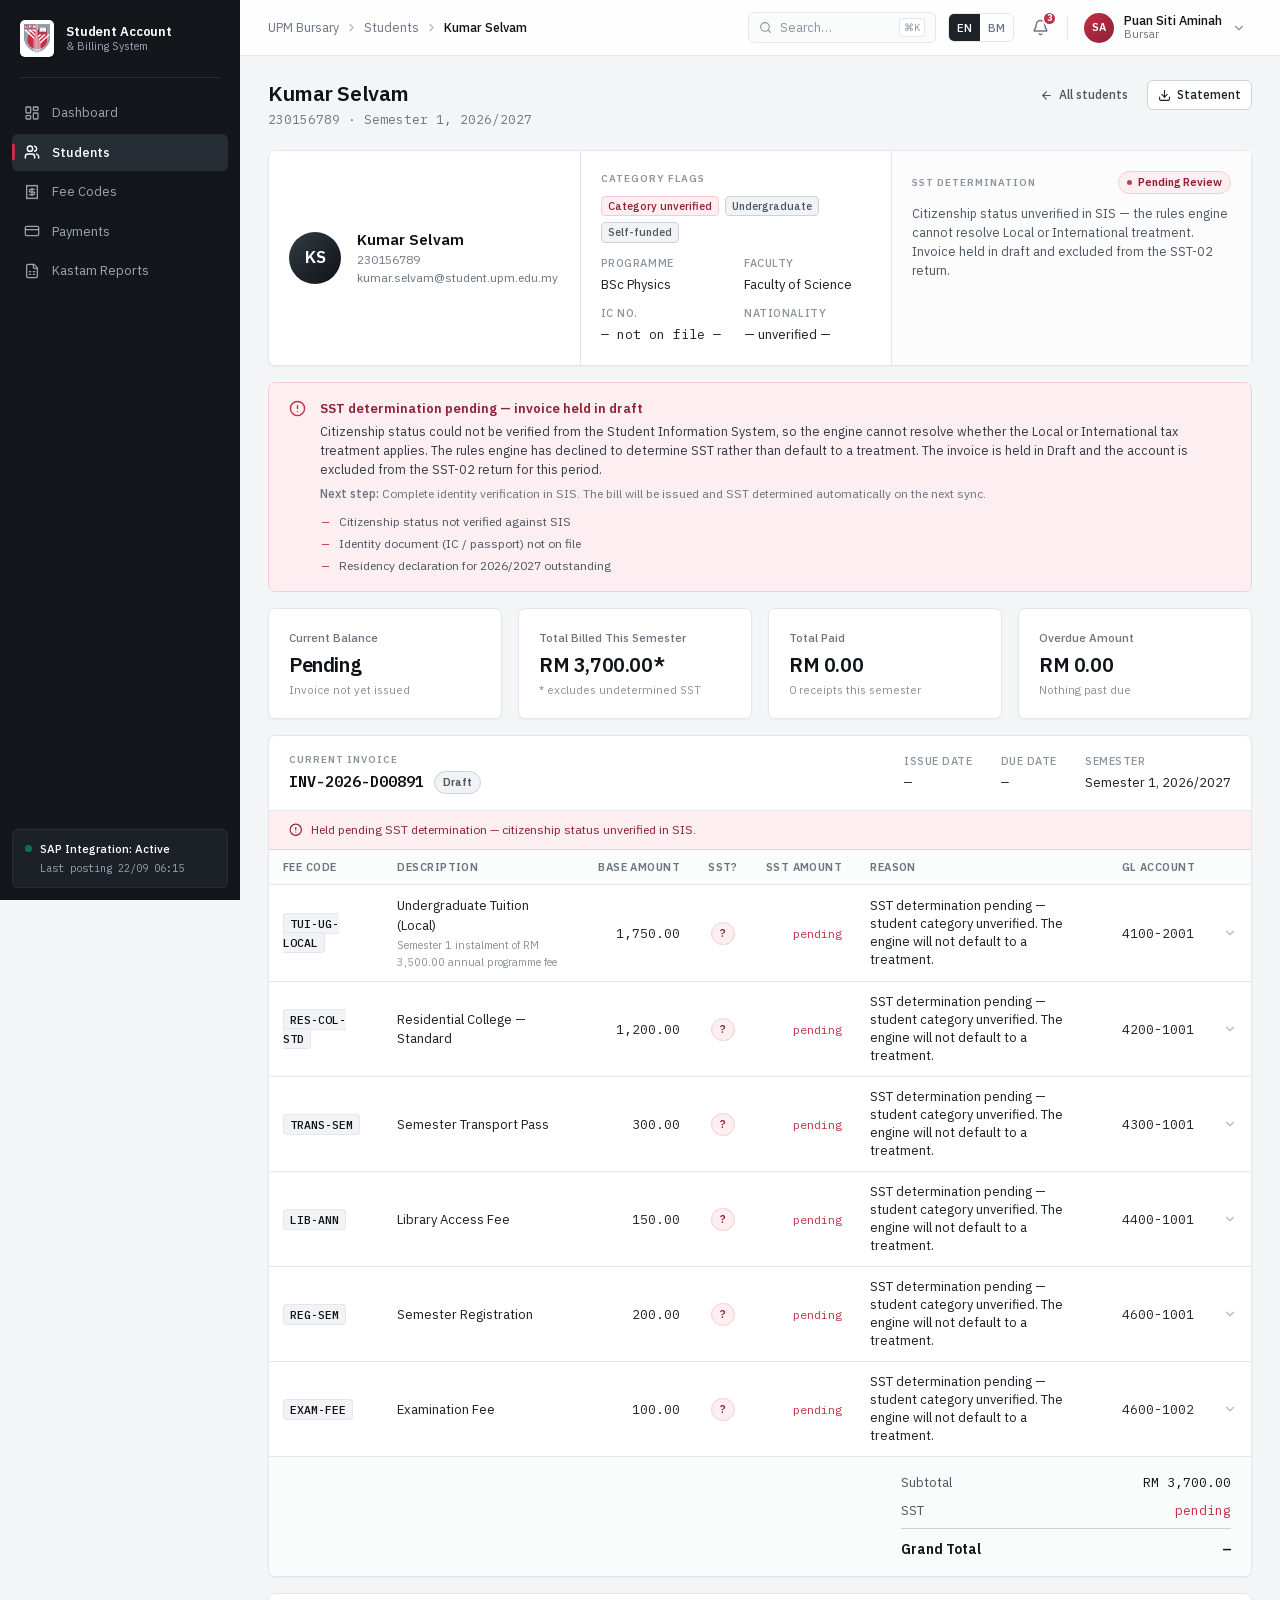
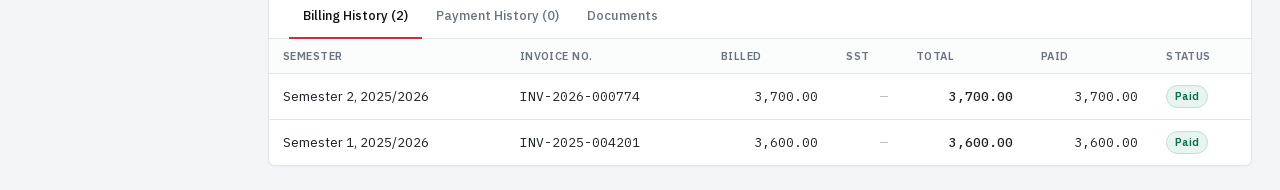
<file: students/230156789/index.html>
<!DOCTYPE html><!--SqrQbJ8BgiQf7fdoNPvJA--><html lang="en" class="__variable_c8daab __variable_595324"><head><meta charSet="utf-8"/><meta name="viewport" content="width=device-width, initial-scale=1"/><link rel="preload" as="image" href="/upm-crest.png"/><link rel="stylesheet" href="/_next/static/css/1c11aca23576cb8a.css" data-precedence="next"/><link rel="preload" as="script" fetchPriority="low" href="/_next/static/chunks/webpack-ba4cfe6648193eba.js"/><script src="/_next/static/chunks/4bd1b696-c023c6e3521b1417.js" async=""></script><script src="/_next/static/chunks/255-a85cef9cc3a04b12.js" async=""></script><script src="/_next/static/chunks/main-app-887c26fa36090765.js" async=""></script><script src="/_next/static/chunks/665-15db27061936d8d4.js" async=""></script><script src="/_next/static/chunks/509-163aa2d796fcfe71.js" async=""></script><script src="/_next/static/chunks/app/layout-a550c12d648f3353.js" async=""></script><script src="/_next/static/chunks/191-fcd17cd9782e7c21.js" async=""></script><script src="/_next/static/chunks/app/page-1416e06338acb2ba.js" async=""></script><script src="/_next/static/chunks/app/students/%5Bid%5D/page-557a241143a21b49.js" async=""></script><title>UPM · Student Account &amp; Billing System</title><meta name="description" content="Student billing, automated SST determination and Kastam SST-02 reporting for Universiti Putra Malaysia."/><meta name="robots" content="noindex, nofollow"/><script src="/_next/static/chunks/polyfills-42372ed130431b0a.js" noModule=""></script></head><body class="font-sans antialiased"><div hidden=""><!--$--><!--/$--></div><div class="min-h-screen"><aside class="fixed inset-y-0 left-0 w-[240px] bg-shell flex flex-col z-30"><div class="px-5 pt-5 pb-5"><a class="flex items-center gap-3 group" href="/"><span class="bg-white rounded-[5px] p-1 shrink-0 shadow-[0_1px_3px_rgba(0,0,0,0.3)]"><img alt="Universiti Putra Malaysia" width="299" height="334" decoding="async" data-nimg="1" style="color:transparent;width:26px;height:auto" src="/upm-crest.png"/></span><span class="min-w-0"><span class="block text-white text-[13px] font-semibold leading-tight tracking-[-0.01em]">Student Account</span><span class="block text-shell-text text-[11px] leading-tight">&amp; Billing System</span></span></a></div><div class="mx-5 h-px bg-shell-3"></div><nav class="flex-1 px-3 py-4 space-y-0.5"><a class="relative flex items-center gap-3 px-3 py-[9px] rounded-[6px] text-[13px] transition-colors duration-100 text-shell-text hover:text-white hover:bg-shell-2" href="/"><svg xmlns="http://www.w3.org/2000/svg" width="16" height="16" viewBox="0 0 24 24" fill="none" stroke="currentColor" stroke-width="1.9" stroke-linecap="round" stroke-linejoin="round" class="lucide lucide-layout-dashboard" aria-hidden="true"><rect width="7" height="9" x="3" y="3" rx="1"></rect><rect width="7" height="5" x="14" y="3" rx="1"></rect><rect width="7" height="9" x="14" y="12" rx="1"></rect><rect width="7" height="5" x="3" y="16" rx="1"></rect></svg>Dashboard</a><a class="relative flex items-center gap-3 px-3 py-[9px] rounded-[6px] text-[13px] transition-colors duration-100 bg-shell-3 text-white font-medium" href="/students/"><span class="absolute left-0 top-1/2 -translate-y-1/2 w-[3px] h-[17px] rounded-r bg-crimson"></span><svg xmlns="http://www.w3.org/2000/svg" width="16" height="16" viewBox="0 0 24 24" fill="none" stroke="currentColor" stroke-width="2.2" stroke-linecap="round" stroke-linejoin="round" class="lucide lucide-users" aria-hidden="true"><path d="M16 21v-2a4 4 0 0 0-4-4H6a4 4 0 0 0-4 4v2"></path><path d="M16 3.128a4 4 0 0 1 0 7.744"></path><path d="M22 21v-2a4 4 0 0 0-3-3.87"></path><circle cx="9" cy="7" r="4"></circle></svg>Students</a><a class="relative flex items-center gap-3 px-3 py-[9px] rounded-[6px] text-[13px] transition-colors duration-100 text-shell-text hover:text-white hover:bg-shell-2" href="/fee-codes/"><svg xmlns="http://www.w3.org/2000/svg" width="16" height="16" viewBox="0 0 24 24" fill="none" stroke="currentColor" stroke-width="1.9" stroke-linecap="round" stroke-linejoin="round" class="lucide lucide-receipt" aria-hidden="true"><path d="M4 2v20l2-1 2 1 2-1 2 1 2-1 2 1 2-1 2 1V2l-2 1-2-1-2 1-2-1-2 1-2-1-2 1Z"></path><path d="M16 8h-6a2 2 0 1 0 0 4h4a2 2 0 1 1 0 4H8"></path><path d="M12 17.5v-11"></path></svg>Fee Codes</a><a class="relative flex items-center gap-3 px-3 py-[9px] rounded-[6px] text-[13px] transition-colors duration-100 text-shell-text hover:text-white hover:bg-shell-2" href="/payments/"><svg xmlns="http://www.w3.org/2000/svg" width="16" height="16" viewBox="0 0 24 24" fill="none" stroke="currentColor" stroke-width="1.9" stroke-linecap="round" stroke-linejoin="round" class="lucide lucide-credit-card" aria-hidden="true"><rect width="20" height="14" x="2" y="5" rx="2"></rect><line x1="2" x2="22" y1="10" y2="10"></line></svg>Payments</a><a class="relative flex items-center gap-3 px-3 py-[9px] rounded-[6px] text-[13px] transition-colors duration-100 text-shell-text hover:text-white hover:bg-shell-2" href="/reports/sst/"><svg xmlns="http://www.w3.org/2000/svg" width="16" height="16" viewBox="0 0 24 24" fill="none" stroke="currentColor" stroke-width="1.9" stroke-linecap="round" stroke-linejoin="round" class="lucide lucide-file-spreadsheet" aria-hidden="true"><path d="M15 2H6a2 2 0 0 0-2 2v16a2 2 0 0 0 2 2h12a2 2 0 0 0 2-2V7Z"></path><path d="M14 2v4a2 2 0 0 0 2 2h4"></path><path d="M8 13h2"></path><path d="M14 13h2"></path><path d="M8 17h2"></path><path d="M14 17h2"></path></svg>Kastam Reports</a></nav><div class="p-3"><div class="rounded-[6px] border border-shell-3 bg-shell-2 px-3 py-2.5"><div class="flex items-center gap-2"><span class="relative flex w-[7px] h-[7px] shrink-0"><span class="absolute inline-flex w-full h-full rounded-full bg-ok opacity-60 animate-ping"></span><span class="relative inline-flex w-[7px] h-[7px] rounded-full bg-ok"></span></span><span class="text-[11.5px] text-white font-medium">SAP Integration: Active</span></div><div class="text-[10.5px] text-shell-text mt-1 pl-[15px] font-mono tnum">Last posting 22/09 06:15</div></div></div></aside><div class="pl-[240px]"><header class="sticky top-0 z-20 h-[56px] bg-surface/85 backdrop-blur-md border-b border-line flex items-center justify-between px-7"><nav class="flex items-center gap-1.5 text-[12.5px] min-w-0"><span class="flex items-center gap-1.5 min-w-0"><a class="text-ink-500 hover:text-crimson transition-colors truncate" href="/">UPM Bursary</a></span><span class="flex items-center gap-1.5 min-w-0"><svg xmlns="http://www.w3.org/2000/svg" width="13" height="13" viewBox="0 0 24 24" fill="none" stroke="currentColor" stroke-width="2" stroke-linecap="round" stroke-linejoin="round" class="lucide lucide-chevron-right text-ink-300 shrink-0" aria-hidden="true"><path d="m9 18 6-6-6-6"></path></svg><a class="text-ink-500 hover:text-crimson transition-colors truncate" href="/students/">Students</a></span><span class="flex items-center gap-1.5 min-w-0"><svg xmlns="http://www.w3.org/2000/svg" width="13" height="13" viewBox="0 0 24 24" fill="none" stroke="currentColor" stroke-width="2" stroke-linecap="round" stroke-linejoin="round" class="lucide lucide-chevron-right text-ink-300 shrink-0" aria-hidden="true"><path d="m9 18 6-6-6-6"></path></svg><span class="text-ink-900 font-medium truncate">Kumar Selvam</span></span></nav><div class="flex items-center gap-3 shrink-0"><div class="hidden lg:flex items-center gap-2 text-[12.5px] text-ink-400 border border-line rounded-[6px] px-2.5 py-[5px] w-[188px] bg-[#fafbfb]"><svg xmlns="http://www.w3.org/2000/svg" width="13" height="13" viewBox="0 0 24 24" fill="none" stroke="currentColor" stroke-width="2" stroke-linecap="round" stroke-linejoin="round" class="lucide lucide-search" aria-hidden="true"><path d="m21 21-4.34-4.34"></path><circle cx="11" cy="11" r="8"></circle></svg><span>Search…</span><kbd class="ml-auto text-[10px] font-mono border border-line rounded px-1 py-px text-ink-400 bg-surface">⌘K</kbd></div><div class="flex items-center border border-line rounded-[6px] overflow-hidden text-[11.5px] font-medium"><button class="px-2 py-[5px] transition-colors bg-ink-800 text-white">EN</button><button class="px-2 py-[5px] transition-colors text-ink-500 hover:bg-[#f1f3f4]">BM</button></div><button class="relative text-ink-500 hover:text-ink-900 hover:bg-[#f1f3f4] rounded-[6px] p-1.5 transition-colors"><svg xmlns="http://www.w3.org/2000/svg" width="17" height="17" viewBox="0 0 24 24" fill="none" stroke="currentColor" stroke-width="2" stroke-linecap="round" stroke-linejoin="round" class="lucide lucide-bell" aria-hidden="true"><path d="M10.268 21a2 2 0 0 0 3.464 0"></path><path d="M3.262 15.326A1 1 0 0 0 4 17h16a1 1 0 0 0 .74-1.673C19.41 13.956 18 12.499 18 8A6 6 0 0 0 6 8c0 4.499-1.411 5.956-2.738 7.326"></path></svg><span class="absolute -top-0.5 -right-0.5 w-[15px] h-[15px] rounded-full bg-crimson text-white text-[9.5px] font-bold flex items-center justify-center border-2 border-surface">3</span></button><div class="w-px h-6 bg-line"></div><div class="relative"><button class="flex items-center gap-2.5 hover:bg-[#f1f3f4] rounded-[6px] pl-1 pr-1.5 py-1 transition-colors"><span class="w-[30px] h-[30px] rounded-full bg-gradient-to-br from-crimson to-crimson-700 text-white text-[11px] font-semibold flex items-center justify-center shrink-0">SA</span><span class="text-left hidden md:block"><span class="block text-[12.5px] font-medium text-ink-900 leading-tight">Puan Siti Aminah</span><span class="block text-[11px] text-ink-500 leading-tight">Bursar</span></span><svg xmlns="http://www.w3.org/2000/svg" width="14" height="14" viewBox="0 0 24 24" fill="none" stroke="currentColor" stroke-width="2" stroke-linecap="round" stroke-linejoin="round" class="lucide lucide-chevron-down text-ink-400" aria-hidden="true"><path d="m6 9 6 6 6-6"></path></svg></button></div></div></header><main class="px-7 py-6 max-w-[1560px]"><div class="flex items-start justify-between gap-6 mb-5"><div><h1 class="text-[21px] font-semibold text-ink-900 tracking-[-0.02em] leading-tight">Kumar Selvam</h1><p class="text-[13px] text-ink-500 mt-1"><span class="font-mono tnum text-[12.5px]">230156789<!-- --> · <!-- -->Semester 1, 2026/2027</span></p></div><div class="flex items-center gap-2 shrink-0"><a href="/students/"><button type="button" class="inline-flex items-center justify-center border rounded-[6px] font-medium transition-colors duration-100 focus:outline-none focus-visible:ring-2 focus-visible:ring-crimson/35 bg-transparent text-ink-600 border-transparent hover:bg-[#f1f3f4] text-[12px] px-2.5 py-[5px] gap-1.5 "><svg xmlns="http://www.w3.org/2000/svg" width="13" height="13" viewBox="0 0 24 24" fill="none" stroke="currentColor" stroke-width="2" stroke-linecap="round" stroke-linejoin="round" class="lucide lucide-arrow-left" aria-hidden="true"><path d="m12 19-7-7 7-7"></path><path d="M19 12H5"></path></svg>All students</button></a><button type="button" class="inline-flex items-center justify-center border rounded-[6px] font-medium transition-colors duration-100 focus:outline-none focus-visible:ring-2 focus-visible:ring-crimson/35 bg-surface text-ink-800 border-line-strong hover:bg-[#f7f8f9] hover:border-ink-300 text-[12px] px-2.5 py-[5px] gap-1.5 "><svg xmlns="http://www.w3.org/2000/svg" width="13" height="13" viewBox="0 0 24 24" fill="none" stroke="currentColor" stroke-width="2" stroke-linecap="round" stroke-linejoin="round" class="lucide lucide-download" aria-hidden="true"><path d="M12 15V3"></path><path d="M21 15v4a2 2 0 0 1-2 2H5a2 2 0 0 1-2-2v-4"></path><path d="m7 10 5 5 5-5"></path></svg>Statement</button></div></div><section class="bg-surface border border-line rounded-[7px] shadow-[0_1px_2px_rgba(15,19,23,0.04)]  mb-4 rise"><div class="grid grid-cols-1 lg:grid-cols-[minmax(0,1fr)_minmax(0,1fr)_minmax(0,1.15fr)] divide-y lg:divide-y-0 lg:divide-x divide-line"><div class="flex items-center gap-4 p-5"><span class="w-[52px] h-[52px] rounded-full bg-gradient-to-br from-ink-700 to-ink-900 text-white text-[17px] font-semibold flex items-center justify-center shrink-0">KS</span><div class="min-w-0"><div class="text-[15px] font-semibold text-ink-900 truncate">Kumar Selvam</div><div class="text-[12px] text-ink-500 font-mono tnum">230156789</div><div class="text-[12px] text-ink-500 truncate">kumar.selvam@student.upm.edu.my</div></div></div><div class="p-5"><div class="eyebrow mb-2.5">Category flags</div><div class="flex flex-wrap gap-1.5 mb-3"><span class="inline-flex items-center border rounded-[4px] px-1.5 py-[1px] text-[11px] font-medium whitespace-nowrap bg-crimson-tint text-crimson-700 border-crimson-line">Category unverified</span><span class="inline-flex items-center border rounded-[4px] px-1.5 py-[1px] text-[11px] font-medium whitespace-nowrap bg-[#f1f3f4] text-ink-600 border-line-strong">Undergraduate</span><span class="inline-flex items-center border rounded-[4px] px-1.5 py-[1px] text-[11px] font-medium whitespace-nowrap bg-[#f1f3f4] text-ink-600 border-line-strong">Self-funded</span></div><dl class="grid grid-cols-2 gap-x-4 gap-y-2.5"><div><dt class="text-[11px] font-medium uppercase tracking-[0.05em] text-ink-400 mb-1">Programme</dt><dd class="text-[13px] text-ink-800 ">BSc Physics</dd></div><div><dt class="text-[11px] font-medium uppercase tracking-[0.05em] text-ink-400 mb-1">Faculty</dt><dd class="text-[13px] text-ink-800 ">Faculty of Science</dd></div><div><dt class="text-[11px] font-medium uppercase tracking-[0.05em] text-ink-400 mb-1">IC No.</dt><dd class="text-[13px] text-ink-800 font-mono tnum text-[12.5px]">— not on file —</dd></div><div><dt class="text-[11px] font-medium uppercase tracking-[0.05em] text-ink-400 mb-1">Nationality</dt><dd class="text-[13px] text-ink-800 ">— unverified —</dd></div></dl></div><div class="p-5 bg-[#fcfcfd]"><div class="flex items-center justify-between mb-2.5"><span class="eyebrow">SST determination</span><span class="inline-flex items-center gap-1.5 border rounded-full px-2 py-[2px] text-[11px] font-semibold leading-[17px] whitespace-nowrap bg-crimson-tint text-crimson-700 border-crimson-line "><span class="w-[5px] h-[5px] rounded-full bg-current opacity-80"></span>Pending Review</span></div><p class="text-[12.5px] text-ink-600 leading-[19px]">Citizenship status unverified in SIS — the rules engine cannot resolve Local or International treatment. Invoice held in draft and excluded from the SST-02 return.</p></div></div></section><div class="mb-4 rounded-[7px] border px-5 py-4 flex gap-3.5 rise bg-crimson-tint border-crimson-line"><span class="shrink-0 mt-px"><svg xmlns="http://www.w3.org/2000/svg" width="17" height="17" viewBox="0 0 24 24" fill="none" stroke="currentColor" stroke-width="2" stroke-linecap="round" stroke-linejoin="round" class="lucide lucide-circle-alert text-crimson" aria-hidden="true"><circle cx="12" cy="12" r="10"></circle><line x1="12" x2="12" y1="8" y2="12"></line><line x1="12" x2="12.01" y1="16" y2="16"></line></svg></span><div class="min-w-0"><div class="text-[13px] font-semibold mb-1 text-crimson-700">SST determination pending — invoice held in draft</div><p class="text-[12.5px] text-ink-700 leading-[19px]">Citizenship status could not be verified from the Student Information System, so the engine cannot resolve whether the Local or International tax treatment applies. The rules engine has declined to determine SST rather than default to a treatment. The invoice is held in Draft and the account is excluded from the SST-02 return for this period.</p><p class="text-[12px] text-ink-500 mt-1.5"><span class="font-medium">Next step:</span> <!-- -->Complete identity verification in SIS. The bill will be issued and SST determined automatically on the next sync.</p><ul class="mt-2.5 space-y-1"><li class="flex items-center gap-2 text-[12px] text-ink-600"><svg xmlns="http://www.w3.org/2000/svg" width="11" height="11" viewBox="0 0 24 24" fill="none" stroke="currentColor" stroke-width="2" stroke-linecap="round" stroke-linejoin="round" class="lucide lucide-minus text-crimson shrink-0" aria-hidden="true"><path d="M5 12h14"></path></svg>Citizenship status not verified against SIS</li><li class="flex items-center gap-2 text-[12px] text-ink-600"><svg xmlns="http://www.w3.org/2000/svg" width="11" height="11" viewBox="0 0 24 24" fill="none" stroke="currentColor" stroke-width="2" stroke-linecap="round" stroke-linejoin="round" class="lucide lucide-minus text-crimson shrink-0" aria-hidden="true"><path d="M5 12h14"></path></svg>Identity document (IC / passport) not on file</li><li class="flex items-center gap-2 text-[12px] text-ink-600"><svg xmlns="http://www.w3.org/2000/svg" width="11" height="11" viewBox="0 0 24 24" fill="none" stroke="currentColor" stroke-width="2" stroke-linecap="round" stroke-linejoin="round" class="lucide lucide-minus text-crimson shrink-0" aria-hidden="true"><path d="M5 12h14"></path></svg>Residency declaration for 2026/2027 outstanding</li></ul></div></div><div class="grid grid-cols-2 xl:grid-cols-4 gap-4 mb-4"><section class="bg-surface border border-line rounded-[7px] shadow-[0_1px_2px_rgba(15,19,23,0.04)] p-5 "><div class="text-[11.5px] font-medium text-ink-500 mb-2">Current Balance</div><div class="text-[20px] font-semibold tnum tracking-[-0.02em] leading-none text-ink-900">Pending</div><div class="text-[11.5px] text-ink-400 mt-1.5">Invoice not yet issued</div></section><section class="bg-surface border border-line rounded-[7px] shadow-[0_1px_2px_rgba(15,19,23,0.04)] p-5 "><div class="text-[11.5px] font-medium text-ink-500 mb-2">Total Billed This Semester</div><div class="text-[20px] font-semibold tnum tracking-[-0.02em] leading-none text-ink-900">RM 3,700.00*</div><div class="text-[11.5px] text-ink-400 mt-1.5">* excludes undetermined SST</div></section><section class="bg-surface border border-line rounded-[7px] shadow-[0_1px_2px_rgba(15,19,23,0.04)] p-5 "><div class="text-[11.5px] font-medium text-ink-500 mb-2">Total Paid</div><div class="text-[20px] font-semibold tnum tracking-[-0.02em] leading-none text-ink-900">RM 0.00</div><div class="text-[11.5px] text-ink-400 mt-1.5">0 receipts this semester</div></section><section class="bg-surface border border-line rounded-[7px] shadow-[0_1px_2px_rgba(15,19,23,0.04)] p-5 "><div class="text-[11.5px] font-medium text-ink-500 mb-2">Overdue Amount</div><div class="text-[20px] font-semibold tnum tracking-[-0.02em] leading-none text-ink-900">RM 0.00</div><div class="text-[11.5px] text-ink-400 mt-1.5">Nothing past due</div></section></div><section class="bg-surface border border-line rounded-[7px] shadow-[0_1px_2px_rgba(15,19,23,0.04)]  mb-4 rise"><div class="flex flex-wrap items-center justify-between gap-4 px-5 py-4 border-b border-line"><div><div class="eyebrow mb-1">Current invoice</div><div class="flex items-center gap-2.5"><span class="text-[15px] font-semibold text-ink-900 font-mono tnum">INV-2026-D00891</span><span class="inline-flex items-center gap-1.5 border rounded-full px-2 py-[2px] text-[11px] font-semibold leading-[17px] whitespace-nowrap bg-[#f1f3f4] text-ink-600 border-line-strong ">Draft</span></div></div><dl class="flex flex-wrap gap-x-7 gap-y-2"><div><dt class="text-[11px] font-medium uppercase tracking-[0.05em] text-ink-400 mb-1">Issue date</dt><dd class="text-[13px] text-ink-800 font-mono tnum text-[12.5px]">—</dd></div><div><dt class="text-[11px] font-medium uppercase tracking-[0.05em] text-ink-400 mb-1">Due date</dt><dd class="text-[13px] text-ink-800 font-mono tnum text-[12.5px]">—</dd></div><div><dt class="text-[11px] font-medium uppercase tracking-[0.05em] text-ink-400 mb-1">Semester</dt><dd class="text-[13px] text-ink-800 ">Semester 1, 2026/2027</dd></div></dl></div><div class="px-5 py-2.5 bg-crimson-tint border-b border-crimson-line text-[12px] text-crimson-700 flex items-center gap-2"><svg xmlns="http://www.w3.org/2000/svg" width="13.5" height="13.5" viewBox="0 0 24 24" fill="none" stroke="currentColor" stroke-width="2" stroke-linecap="round" stroke-linejoin="round" class="lucide lucide-circle-alert shrink-0" aria-hidden="true"><circle cx="12" cy="12" r="10"></circle><line x1="12" x2="12" y1="8" y2="12"></line><line x1="12" x2="12.01" y1="16" y2="16"></line></svg>Held pending SST determination — citizenship status unverified in SIS.</div><div class="overflow-x-auto"><table class="tbl"><thead><tr><th>Fee Code</th><th>Description</th><th class="text-right">Base Amount</th><th class="text-center">SST?</th><th class="text-right">SST Amount</th><th>Reason</th><th>GL Account</th><th class="w-8"></th></tr></thead><tbody><tr class="row-link"><td><span class="font-mono text-[11.5px] font-medium text-ink-900 bg-[#f1f3f4] border border-line rounded px-1.5 py-[2px]">TUI-UG-LOCAL</span></td><td class="text-ink-700 max-w-[230px]"><span class="block">Undergraduate Tuition (Local)</span><span class="block text-[11px] text-ink-400 mt-0.5">Semester 1 instalment of RM 3,500.00 annual programme fee</span></td><td class="text-right font-mono tnum text-ink-900">1,750.00</td><td class="text-center"><span class="inline-flex items-center gap-1.5 border rounded-full px-2 py-[2px] text-[11px] font-semibold leading-[17px] whitespace-nowrap bg-crimson-tint text-crimson-700 border-crimson-line ">?</span></td><td class="text-right font-mono tnum"><span class="text-crimson text-[12px]">pending</span></td><td class="text-ink-600 text-[12px] max-w-[300px] leading-[18px]">SST determination pending — student category unverified. The engine will not default to a treatment.</td><td class="font-mono tnum text-[12px] text-ink-500">4100-2001</td><td><svg xmlns="http://www.w3.org/2000/svg" width="14" height="14" viewBox="0 0 24 24" fill="none" stroke="currentColor" stroke-width="2" stroke-linecap="round" stroke-linejoin="round" class="lucide lucide-chevron-down text-ink-300 transition-transform duration-150" aria-hidden="true"><path d="m6 9 6 6 6-6"></path></svg></td></tr><tr class="row-link"><td><span class="font-mono text-[11.5px] font-medium text-ink-900 bg-[#f1f3f4] border border-line rounded px-1.5 py-[2px]">RES-COL-STD</span></td><td class="text-ink-700 max-w-[230px]"><span class="block">Residential College — Standard</span></td><td class="text-right font-mono tnum text-ink-900">1,200.00</td><td class="text-center"><span class="inline-flex items-center gap-1.5 border rounded-full px-2 py-[2px] text-[11px] font-semibold leading-[17px] whitespace-nowrap bg-crimson-tint text-crimson-700 border-crimson-line ">?</span></td><td class="text-right font-mono tnum"><span class="text-crimson text-[12px]">pending</span></td><td class="text-ink-600 text-[12px] max-w-[300px] leading-[18px]">SST determination pending — student category unverified. The engine will not default to a treatment.</td><td class="font-mono tnum text-[12px] text-ink-500">4200-1001</td><td><svg xmlns="http://www.w3.org/2000/svg" width="14" height="14" viewBox="0 0 24 24" fill="none" stroke="currentColor" stroke-width="2" stroke-linecap="round" stroke-linejoin="round" class="lucide lucide-chevron-down text-ink-300 transition-transform duration-150" aria-hidden="true"><path d="m6 9 6 6 6-6"></path></svg></td></tr><tr class="row-link"><td><span class="font-mono text-[11.5px] font-medium text-ink-900 bg-[#f1f3f4] border border-line rounded px-1.5 py-[2px]">TRANS-SEM</span></td><td class="text-ink-700 max-w-[230px]"><span class="block">Semester Transport Pass</span></td><td class="text-right font-mono tnum text-ink-900">300.00</td><td class="text-center"><span class="inline-flex items-center gap-1.5 border rounded-full px-2 py-[2px] text-[11px] font-semibold leading-[17px] whitespace-nowrap bg-crimson-tint text-crimson-700 border-crimson-line ">?</span></td><td class="text-right font-mono tnum"><span class="text-crimson text-[12px]">pending</span></td><td class="text-ink-600 text-[12px] max-w-[300px] leading-[18px]">SST determination pending — student category unverified. The engine will not default to a treatment.</td><td class="font-mono tnum text-[12px] text-ink-500">4300-1001</td><td><svg xmlns="http://www.w3.org/2000/svg" width="14" height="14" viewBox="0 0 24 24" fill="none" stroke="currentColor" stroke-width="2" stroke-linecap="round" stroke-linejoin="round" class="lucide lucide-chevron-down text-ink-300 transition-transform duration-150" aria-hidden="true"><path d="m6 9 6 6 6-6"></path></svg></td></tr><tr class="row-link"><td><span class="font-mono text-[11.5px] font-medium text-ink-900 bg-[#f1f3f4] border border-line rounded px-1.5 py-[2px]">LIB-ANN</span></td><td class="text-ink-700 max-w-[230px]"><span class="block">Library Access Fee</span></td><td class="text-right font-mono tnum text-ink-900">150.00</td><td class="text-center"><span class="inline-flex items-center gap-1.5 border rounded-full px-2 py-[2px] text-[11px] font-semibold leading-[17px] whitespace-nowrap bg-crimson-tint text-crimson-700 border-crimson-line ">?</span></td><td class="text-right font-mono tnum"><span class="text-crimson text-[12px]">pending</span></td><td class="text-ink-600 text-[12px] max-w-[300px] leading-[18px]">SST determination pending — student category unverified. The engine will not default to a treatment.</td><td class="font-mono tnum text-[12px] text-ink-500">4400-1001</td><td><svg xmlns="http://www.w3.org/2000/svg" width="14" height="14" viewBox="0 0 24 24" fill="none" stroke="currentColor" stroke-width="2" stroke-linecap="round" stroke-linejoin="round" class="lucide lucide-chevron-down text-ink-300 transition-transform duration-150" aria-hidden="true"><path d="m6 9 6 6 6-6"></path></svg></td></tr><tr class="row-link"><td><span class="font-mono text-[11.5px] font-medium text-ink-900 bg-[#f1f3f4] border border-line rounded px-1.5 py-[2px]">REG-SEM</span></td><td class="text-ink-700 max-w-[230px]"><span class="block">Semester Registration</span></td><td class="text-right font-mono tnum text-ink-900">200.00</td><td class="text-center"><span class="inline-flex items-center gap-1.5 border rounded-full px-2 py-[2px] text-[11px] font-semibold leading-[17px] whitespace-nowrap bg-crimson-tint text-crimson-700 border-crimson-line ">?</span></td><td class="text-right font-mono tnum"><span class="text-crimson text-[12px]">pending</span></td><td class="text-ink-600 text-[12px] max-w-[300px] leading-[18px]">SST determination pending — student category unverified. The engine will not default to a treatment.</td><td class="font-mono tnum text-[12px] text-ink-500">4600-1001</td><td><svg xmlns="http://www.w3.org/2000/svg" width="14" height="14" viewBox="0 0 24 24" fill="none" stroke="currentColor" stroke-width="2" stroke-linecap="round" stroke-linejoin="round" class="lucide lucide-chevron-down text-ink-300 transition-transform duration-150" aria-hidden="true"><path d="m6 9 6 6 6-6"></path></svg></td></tr><tr class="row-link"><td><span class="font-mono text-[11.5px] font-medium text-ink-900 bg-[#f1f3f4] border border-line rounded px-1.5 py-[2px]">EXAM-FEE</span></td><td class="text-ink-700 max-w-[230px]"><span class="block">Examination Fee</span></td><td class="text-right font-mono tnum text-ink-900">100.00</td><td class="text-center"><span class="inline-flex items-center gap-1.5 border rounded-full px-2 py-[2px] text-[11px] font-semibold leading-[17px] whitespace-nowrap bg-crimson-tint text-crimson-700 border-crimson-line ">?</span></td><td class="text-right font-mono tnum"><span class="text-crimson text-[12px]">pending</span></td><td class="text-ink-600 text-[12px] max-w-[300px] leading-[18px]">SST determination pending — student category unverified. The engine will not default to a treatment.</td><td class="font-mono tnum text-[12px] text-ink-500">4600-1002</td><td><svg xmlns="http://www.w3.org/2000/svg" width="14" height="14" viewBox="0 0 24 24" fill="none" stroke="currentColor" stroke-width="2" stroke-linecap="round" stroke-linejoin="round" class="lucide lucide-chevron-down text-ink-300 transition-transform duration-150" aria-hidden="true"><path d="m6 9 6 6 6-6"></path></svg></td></tr></tbody></table></div><div class="flex justify-end border-t border-line bg-[#fafbfb] rounded-b-[7px]"><dl class="w-full max-w-[370px] px-5 py-4 space-y-2"><div class="flex justify-between text-[13px]"><dt class="text-ink-600">Subtotal</dt><dd class="font-mono tnum text-ink-900">RM 3,700.00</dd></div><div class="flex justify-between text-[13px]"><dt class="text-ink-600">SST</dt><dd class="font-mono tnum text-ink-900"><span class="text-crimson">pending</span></dd></div><div class="flex justify-between pt-2.5 border-t border-line-strong text-[14px] font-semibold"><dt class="text-ink-900">Grand Total</dt><dd class="font-mono tnum text-ink-900">—</dd></div></dl></div></section><section class="bg-surface border border-line rounded-[7px] shadow-[0_1px_2px_rgba(15,19,23,0.04)]  rise"><div class="flex border-b border-line px-5"><button class="relative px-3.5 py-3 text-[13px] font-medium transition-colors text-ink-900">Billing History (2)<span class="absolute left-0 right-0 -bottom-px h-[2px] bg-crimson"></span></button><button class="relative px-3.5 py-3 text-[13px] font-medium transition-colors text-ink-500 hover:text-ink-800">Payment History (0)</button><button class="relative px-3.5 py-3 text-[13px] font-medium transition-colors text-ink-500 hover:text-ink-800">Documents</button></div><div class="overflow-x-auto fadein"><table class="tbl"><thead><tr><th>Semester</th><th>Invoice No.</th><th class="text-right">Billed</th><th class="text-right">SST</th><th class="text-right">Total</th><th class="text-right">Paid</th><th>Status</th></tr></thead><tbody><tr><td class="text-ink-700">Semester 2, 2025/2026</td><td class="font-mono tnum text-[12px] text-ink-600">INV-2026-000774</td><td class="text-right font-mono tnum">3,700.00</td><td class="text-right font-mono tnum"><span class="text-ink-300">—</span></td><td class="text-right font-mono tnum font-medium">3,700.00</td><td class="text-right font-mono tnum text-ok">3,700.00</td><td><span class="inline-flex items-center gap-1.5 border rounded-full px-2 py-[2px] text-[11px] font-semibold leading-[17px] whitespace-nowrap bg-ok-tint text-ok border-ok-line ">Paid</span></td></tr><tr><td class="text-ink-700">Semester 1, 2025/2026</td><td class="font-mono tnum text-[12px] text-ink-600">INV-2025-004201</td><td class="text-right font-mono tnum">3,600.00</td><td class="text-right font-mono tnum"><span class="text-ink-300">—</span></td><td class="text-right font-mono tnum font-medium">3,600.00</td><td class="text-right font-mono tnum text-ok">3,600.00</td><td><span class="inline-flex items-center gap-1.5 border rounded-full px-2 py-[2px] text-[11px] font-semibold leading-[17px] whitespace-nowrap bg-ok-tint text-ok border-ok-line ">Paid</span></td></tr></tbody></table></div></section><!--$--><!--/$--></main></div></div><div class="fixed bottom-6 right-6 z-[60] flex flex-col gap-2 items-end"></div><script src="/_next/static/chunks/webpack-ba4cfe6648193eba.js" id="_R_" async=""></script><script>(self.__next_f=self.__next_f||[]).push([0])</script><script>self.__next_f.push([1,"1:\"$Sreact.fragment\"\n2:I[1494,[\"665\",\"static/chunks/665-15db27061936d8d4.js\",\"509\",\"static/chunks/509-163aa2d796fcfe71.js\",\"177\",\"static/chunks/app/layout-a550c12d648f3353.js\"],\"ToastProvider\"]\n3:I[509,[\"665\",\"static/chunks/665-15db27061936d8d4.js\",\"191\",\"static/chunks/191-fcd17cd9782e7c21.js\",\"509\",\"static/chunks/509-163aa2d796fcfe71.js\",\"974\",\"static/chunks/app/page-1416e06338acb2ba.js\"],\"AppShell\"]\n4:I[9766,[],\"\"]\n5:I[8924,[],\"\"]\n7:I[4431,[],\"OutletBoundary\"]\n9:I[5278,[],\"AsyncMetadataOutlet\"]\nb:I[4431,[],\"ViewportBoundary\"]\nd:I[4431,[],\"MetadataBoundary\"]\ne:\"$Sreact.suspense\"\n10:I[7150,[],\"\"]\n:HL[\"/_next/static/css/1c11aca23576cb8a.css\",\"style\"]\n"])</script><script>self.__next_f.push([1,"0:{\"P\":null,\"b\":\"SqrQbJ8BgiQf7fdoNPvJA\",\"p\":\"\",\"c\":[\"\",\"students\",\"230156789\",\"\"],\"i\":false,\"f\":[[[\"\",{\"children\":[\"students\",{\"children\":[[\"id\",\"230156789\",\"d\"],{\"children\":[\"__PAGE__\",{}]}]}]},\"$undefined\",\"$undefined\",true],[\"\",[\"$\",\"$1\",\"c\",{\"children\":[[[\"$\",\"link\",\"0\",{\"rel\":\"stylesheet\",\"href\":\"/_next/static/css/1c11aca23576cb8a.css\",\"precedence\":\"next\",\"crossOrigin\":\"$undefined\",\"nonce\":\"$undefined\"}]],[\"$\",\"html\",null,{\"lang\":\"en\",\"className\":\"__variable_c8daab __variable_595324\",\"children\":[\"$\",\"body\",null,{\"className\":\"font-sans antialiased\",\"children\":[\"$\",\"$L2\",null,{\"children\":[\"$\",\"$L3\",null,{\"children\":[\"$\",\"$L4\",null,{\"parallelRouterKey\":\"children\",\"error\":\"$undefined\",\"errorStyles\":\"$undefined\",\"errorScripts\":\"$undefined\",\"template\":[\"$\",\"$L5\",null,{}],\"templateStyles\":\"$undefined\",\"templateScripts\":\"$undefined\",\"notFound\":[[[\"$\",\"title\",null,{\"children\":\"404: This page could not be found.\"}],[\"$\",\"div\",null,{\"style\":{\"fontFamily\":\"system-ui,\\\"Segoe UI\\\",Roboto,Helvetica,Arial,sans-serif,\\\"Apple Color Emoji\\\",\\\"Segoe UI Emoji\\\"\",\"height\":\"100vh\",\"textAlign\":\"center\",\"display\":\"flex\",\"flexDirection\":\"column\",\"alignItems\":\"center\",\"justifyContent\":\"center\"},\"children\":[\"$\",\"div\",null,{\"children\":[[\"$\",\"style\",null,{\"dangerouslySetInnerHTML\":{\"__html\":\"body{color:#000;background:#fff;margin:0}.next-error-h1{border-right:1px solid rgba(0,0,0,.3)}@media (prefers-color-scheme:dark){body{color:#fff;background:#000}.next-error-h1{border-right:1px solid rgba(255,255,255,.3)}}\"}}],[\"$\",\"h1\",null,{\"className\":\"next-error-h1\",\"style\":{\"display\":\"inline-block\",\"margin\":\"0 20px 0 0\",\"padding\":\"0 23px 0 0\",\"fontSize\":24,\"fontWeight\":500,\"verticalAlign\":\"top\",\"lineHeight\":\"49px\"},\"children\":404}],[\"$\",\"div\",null,{\"style\":{\"display\":\"inline-block\"},\"children\":[\"$\",\"h2\",null,{\"style\":{\"fontSize\":14,\"fontWeight\":400,\"lineHeight\":\"49px\",\"margin\":0},\"children\":\"This page could not be found.\"}]}]]}]}]],[]],\"forbidden\":\"$undefined\",\"unauthorized\":\"$undefined\"}]}]}]}]}]]}],{\"children\":[\"students\",[\"$\",\"$1\",\"c\",{\"children\":[null,[\"$\",\"$L4\",null,{\"parallelRouterKey\":\"children\",\"error\":\"$undefined\",\"errorStyles\":\"$undefined\",\"errorScripts\":\"$undefined\",\"template\":[\"$\",\"$L5\",null,{}],\"templateStyles\":\"$undefined\",\"templateScripts\":\"$undefined\",\"notFound\":\"$undefined\",\"forbidden\":\"$undefined\",\"unauthorized\":\"$undefined\"}]]}],{\"children\":[[\"id\",\"230156789\",\"d\"],[\"$\",\"$1\",\"c\",{\"children\":[null,[\"$\",\"$L4\",null,{\"parallelRouterKey\":\"children\",\"error\":\"$undefined\",\"errorStyles\":\"$undefined\",\"errorScripts\":\"$undefined\",\"template\":[\"$\",\"$L5\",null,{}],\"templateStyles\":\"$undefined\",\"templateScripts\":\"$undefined\",\"notFound\":\"$undefined\",\"forbidden\":\"$undefined\",\"unauthorized\":\"$undefined\"}]]}],{\"children\":[\"__PAGE__\",[\"$\",\"$1\",\"c\",{\"children\":[\"$L6\",null,[\"$\",\"$L7\",null,{\"children\":[\"$L8\",[\"$\",\"$L9\",null,{\"promise\":\"$@a\"}]]}]]}],{},null,false]},null,false]},null,false]},null,false],[\"$\",\"$1\",\"h\",{\"children\":[null,[[\"$\",\"$Lb\",null,{\"children\":\"$Lc\"}],null],[\"$\",\"$Ld\",null,{\"children\":[\"$\",\"div\",null,{\"hidden\":true,\"children\":[\"$\",\"$e\",null,{\"fallback\":null,\"children\":\"$Lf\"}]}]}]]}],false]],\"m\":\"$undefined\",\"G\":[\"$10\",[]],\"s\":false,\"S\":true}\n"])</script><script>self.__next_f.push([1,"11:I[8989,[\"665\",\"static/chunks/665-15db27061936d8d4.js\",\"509\",\"static/chunks/509-163aa2d796fcfe71.js\",\"967\",\"static/chunks/app/students/%5Bid%5D/page-557a241143a21b49.js\"],\"default\"]\n6:[\"$\",\"$L11\",null,{\"id\":\"230156789\"}]\n"])</script><script>self.__next_f.push([1,"c:[[\"$\",\"meta\",\"0\",{\"charSet\":\"utf-8\"}],[\"$\",\"meta\",\"1\",{\"name\":\"viewport\",\"content\":\"width=device-width, initial-scale=1\"}]]\n8:null\n"])</script><script>self.__next_f.push([1,"a:{\"metadata\":[[\"$\",\"title\",\"0\",{\"children\":\"UPM · Student Account \u0026 Billing System\"}],[\"$\",\"meta\",\"1\",{\"name\":\"description\",\"content\":\"Student billing, automated SST determination and Kastam SST-02 reporting for Universiti Putra Malaysia.\"}],[\"$\",\"meta\",\"2\",{\"name\":\"robots\",\"content\":\"noindex, nofollow\"}]],\"error\":null,\"digest\":\"$undefined\"}\n"])</script><script>self.__next_f.push([1,"f:\"$a:metadata\"\n"])</script></body></html>
</file>
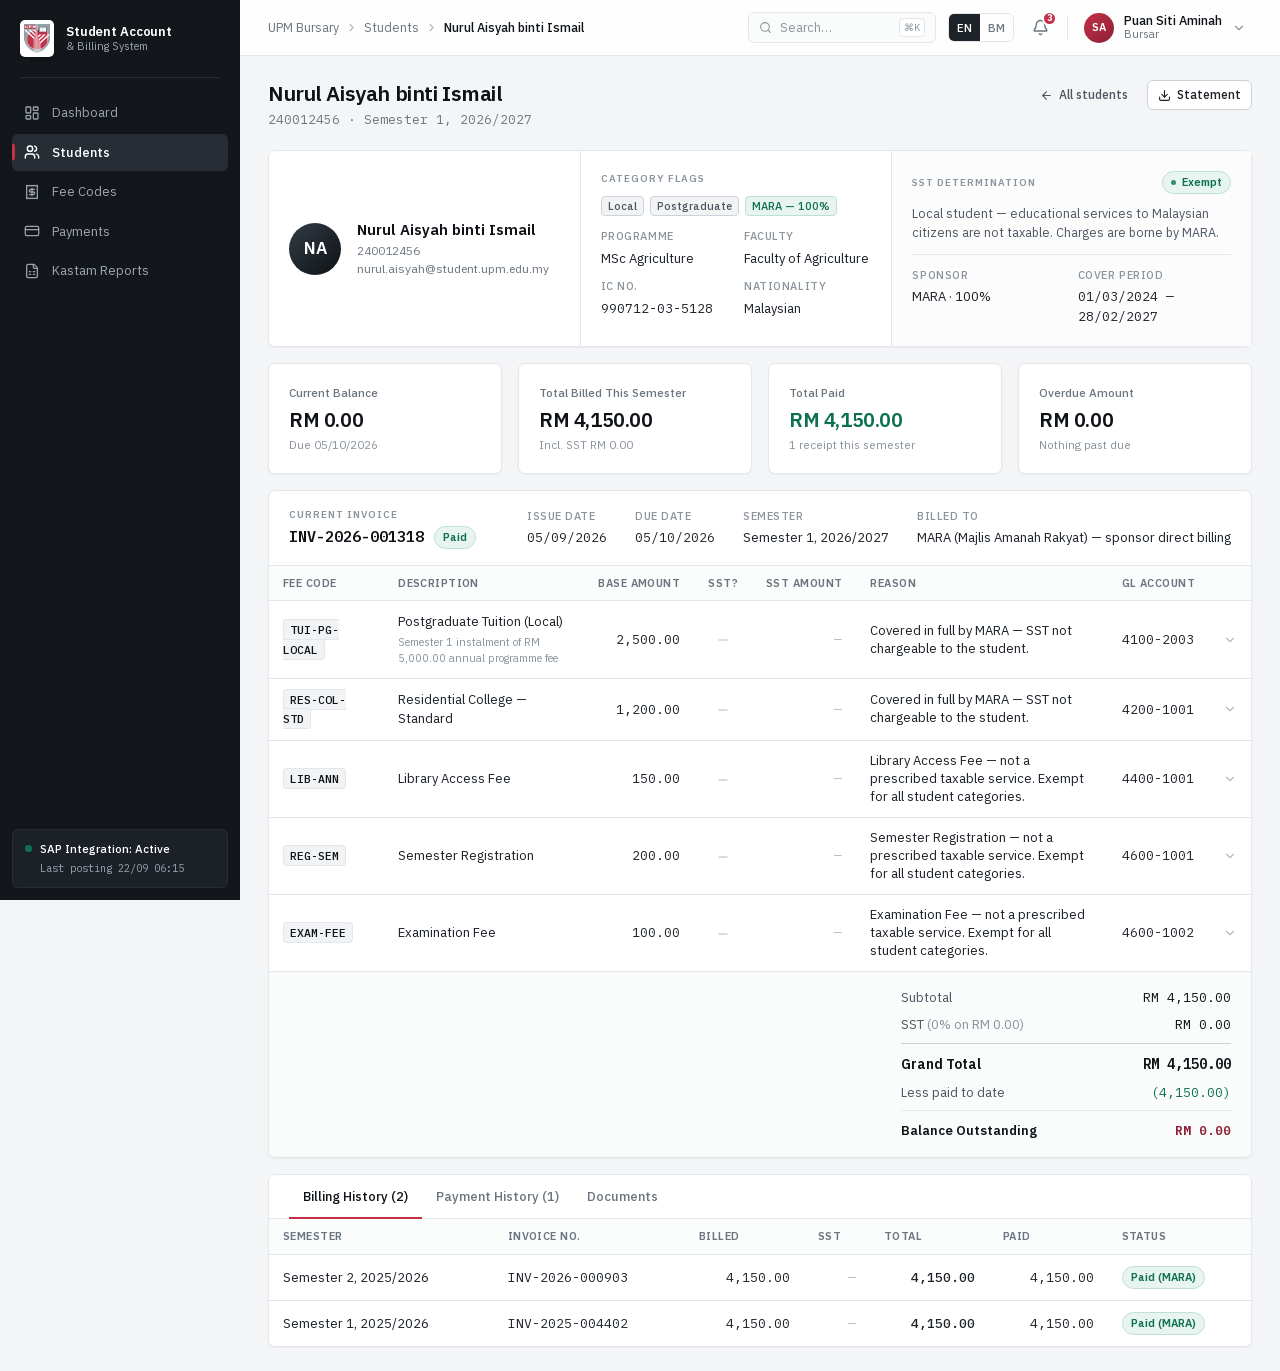
<file: students/240012456/index.html>
<!DOCTYPE html><!--SqrQbJ8BgiQf7fdoNPvJA--><html lang="en" class="__variable_c8daab __variable_595324"><head><meta charSet="utf-8"/><meta name="viewport" content="width=device-width, initial-scale=1"/><link rel="preload" as="image" href="/upm-crest.png"/><link rel="stylesheet" href="/_next/static/css/1c11aca23576cb8a.css" data-precedence="next"/><link rel="preload" as="script" fetchPriority="low" href="/_next/static/chunks/webpack-ba4cfe6648193eba.js"/><script src="/_next/static/chunks/4bd1b696-c023c6e3521b1417.js" async=""></script><script src="/_next/static/chunks/255-a85cef9cc3a04b12.js" async=""></script><script src="/_next/static/chunks/main-app-887c26fa36090765.js" async=""></script><script src="/_next/static/chunks/665-15db27061936d8d4.js" async=""></script><script src="/_next/static/chunks/509-163aa2d796fcfe71.js" async=""></script><script src="/_next/static/chunks/app/layout-a550c12d648f3353.js" async=""></script><script src="/_next/static/chunks/191-fcd17cd9782e7c21.js" async=""></script><script src="/_next/static/chunks/app/page-1416e06338acb2ba.js" async=""></script><script src="/_next/static/chunks/app/students/%5Bid%5D/page-557a241143a21b49.js" async=""></script><title>UPM · Student Account &amp; Billing System</title><meta name="description" content="Student billing, automated SST determination and Kastam SST-02 reporting for Universiti Putra Malaysia."/><meta name="robots" content="noindex, nofollow"/><script src="/_next/static/chunks/polyfills-42372ed130431b0a.js" noModule=""></script></head><body class="font-sans antialiased"><div hidden=""><!--$--><!--/$--></div><div class="min-h-screen"><aside class="fixed inset-y-0 left-0 w-[240px] bg-shell flex flex-col z-30"><div class="px-5 pt-5 pb-5"><a class="flex items-center gap-3 group" href="/"><span class="bg-white rounded-[5px] p-1 shrink-0 shadow-[0_1px_3px_rgba(0,0,0,0.3)]"><img alt="Universiti Putra Malaysia" width="299" height="334" decoding="async" data-nimg="1" style="color:transparent;width:26px;height:auto" src="/upm-crest.png"/></span><span class="min-w-0"><span class="block text-white text-[13px] font-semibold leading-tight tracking-[-0.01em]">Student Account</span><span class="block text-shell-text text-[11px] leading-tight">&amp; Billing System</span></span></a></div><div class="mx-5 h-px bg-shell-3"></div><nav class="flex-1 px-3 py-4 space-y-0.5"><a class="relative flex items-center gap-3 px-3 py-[9px] rounded-[6px] text-[13px] transition-colors duration-100 text-shell-text hover:text-white hover:bg-shell-2" href="/"><svg xmlns="http://www.w3.org/2000/svg" width="16" height="16" viewBox="0 0 24 24" fill="none" stroke="currentColor" stroke-width="1.9" stroke-linecap="round" stroke-linejoin="round" class="lucide lucide-layout-dashboard" aria-hidden="true"><rect width="7" height="9" x="3" y="3" rx="1"></rect><rect width="7" height="5" x="14" y="3" rx="1"></rect><rect width="7" height="9" x="14" y="12" rx="1"></rect><rect width="7" height="5" x="3" y="16" rx="1"></rect></svg>Dashboard</a><a class="relative flex items-center gap-3 px-3 py-[9px] rounded-[6px] text-[13px] transition-colors duration-100 bg-shell-3 text-white font-medium" href="/students/"><span class="absolute left-0 top-1/2 -translate-y-1/2 w-[3px] h-[17px] rounded-r bg-crimson"></span><svg xmlns="http://www.w3.org/2000/svg" width="16" height="16" viewBox="0 0 24 24" fill="none" stroke="currentColor" stroke-width="2.2" stroke-linecap="round" stroke-linejoin="round" class="lucide lucide-users" aria-hidden="true"><path d="M16 21v-2a4 4 0 0 0-4-4H6a4 4 0 0 0-4 4v2"></path><path d="M16 3.128a4 4 0 0 1 0 7.744"></path><path d="M22 21v-2a4 4 0 0 0-3-3.87"></path><circle cx="9" cy="7" r="4"></circle></svg>Students</a><a class="relative flex items-center gap-3 px-3 py-[9px] rounded-[6px] text-[13px] transition-colors duration-100 text-shell-text hover:text-white hover:bg-shell-2" href="/fee-codes/"><svg xmlns="http://www.w3.org/2000/svg" width="16" height="16" viewBox="0 0 24 24" fill="none" stroke="currentColor" stroke-width="1.9" stroke-linecap="round" stroke-linejoin="round" class="lucide lucide-receipt" aria-hidden="true"><path d="M4 2v20l2-1 2 1 2-1 2 1 2-1 2 1 2-1 2 1V2l-2 1-2-1-2 1-2-1-2 1-2-1-2 1Z"></path><path d="M16 8h-6a2 2 0 1 0 0 4h4a2 2 0 1 1 0 4H8"></path><path d="M12 17.5v-11"></path></svg>Fee Codes</a><a class="relative flex items-center gap-3 px-3 py-[9px] rounded-[6px] text-[13px] transition-colors duration-100 text-shell-text hover:text-white hover:bg-shell-2" href="/payments/"><svg xmlns="http://www.w3.org/2000/svg" width="16" height="16" viewBox="0 0 24 24" fill="none" stroke="currentColor" stroke-width="1.9" stroke-linecap="round" stroke-linejoin="round" class="lucide lucide-credit-card" aria-hidden="true"><rect width="20" height="14" x="2" y="5" rx="2"></rect><line x1="2" x2="22" y1="10" y2="10"></line></svg>Payments</a><a class="relative flex items-center gap-3 px-3 py-[9px] rounded-[6px] text-[13px] transition-colors duration-100 text-shell-text hover:text-white hover:bg-shell-2" href="/reports/sst/"><svg xmlns="http://www.w3.org/2000/svg" width="16" height="16" viewBox="0 0 24 24" fill="none" stroke="currentColor" stroke-width="1.9" stroke-linecap="round" stroke-linejoin="round" class="lucide lucide-file-spreadsheet" aria-hidden="true"><path d="M15 2H6a2 2 0 0 0-2 2v16a2 2 0 0 0 2 2h12a2 2 0 0 0 2-2V7Z"></path><path d="M14 2v4a2 2 0 0 0 2 2h4"></path><path d="M8 13h2"></path><path d="M14 13h2"></path><path d="M8 17h2"></path><path d="M14 17h2"></path></svg>Kastam Reports</a></nav><div class="p-3"><div class="rounded-[6px] border border-shell-3 bg-shell-2 px-3 py-2.5"><div class="flex items-center gap-2"><span class="relative flex w-[7px] h-[7px] shrink-0"><span class="absolute inline-flex w-full h-full rounded-full bg-ok opacity-60 animate-ping"></span><span class="relative inline-flex w-[7px] h-[7px] rounded-full bg-ok"></span></span><span class="text-[11.5px] text-white font-medium">SAP Integration: Active</span></div><div class="text-[10.5px] text-shell-text mt-1 pl-[15px] font-mono tnum">Last posting 22/09 06:15</div></div></div></aside><div class="pl-[240px]"><header class="sticky top-0 z-20 h-[56px] bg-surface/85 backdrop-blur-md border-b border-line flex items-center justify-between px-7"><nav class="flex items-center gap-1.5 text-[12.5px] min-w-0"><span class="flex items-center gap-1.5 min-w-0"><a class="text-ink-500 hover:text-crimson transition-colors truncate" href="/">UPM Bursary</a></span><span class="flex items-center gap-1.5 min-w-0"><svg xmlns="http://www.w3.org/2000/svg" width="13" height="13" viewBox="0 0 24 24" fill="none" stroke="currentColor" stroke-width="2" stroke-linecap="round" stroke-linejoin="round" class="lucide lucide-chevron-right text-ink-300 shrink-0" aria-hidden="true"><path d="m9 18 6-6-6-6"></path></svg><a class="text-ink-500 hover:text-crimson transition-colors truncate" href="/students/">Students</a></span><span class="flex items-center gap-1.5 min-w-0"><svg xmlns="http://www.w3.org/2000/svg" width="13" height="13" viewBox="0 0 24 24" fill="none" stroke="currentColor" stroke-width="2" stroke-linecap="round" stroke-linejoin="round" class="lucide lucide-chevron-right text-ink-300 shrink-0" aria-hidden="true"><path d="m9 18 6-6-6-6"></path></svg><span class="text-ink-900 font-medium truncate">Nurul Aisyah binti Ismail</span></span></nav><div class="flex items-center gap-3 shrink-0"><div class="hidden lg:flex items-center gap-2 text-[12.5px] text-ink-400 border border-line rounded-[6px] px-2.5 py-[5px] w-[188px] bg-[#fafbfb]"><svg xmlns="http://www.w3.org/2000/svg" width="13" height="13" viewBox="0 0 24 24" fill="none" stroke="currentColor" stroke-width="2" stroke-linecap="round" stroke-linejoin="round" class="lucide lucide-search" aria-hidden="true"><path d="m21 21-4.34-4.34"></path><circle cx="11" cy="11" r="8"></circle></svg><span>Search…</span><kbd class="ml-auto text-[10px] font-mono border border-line rounded px-1 py-px text-ink-400 bg-surface">⌘K</kbd></div><div class="flex items-center border border-line rounded-[6px] overflow-hidden text-[11.5px] font-medium"><button class="px-2 py-[5px] transition-colors bg-ink-800 text-white">EN</button><button class="px-2 py-[5px] transition-colors text-ink-500 hover:bg-[#f1f3f4]">BM</button></div><button class="relative text-ink-500 hover:text-ink-900 hover:bg-[#f1f3f4] rounded-[6px] p-1.5 transition-colors"><svg xmlns="http://www.w3.org/2000/svg" width="17" height="17" viewBox="0 0 24 24" fill="none" stroke="currentColor" stroke-width="2" stroke-linecap="round" stroke-linejoin="round" class="lucide lucide-bell" aria-hidden="true"><path d="M10.268 21a2 2 0 0 0 3.464 0"></path><path d="M3.262 15.326A1 1 0 0 0 4 17h16a1 1 0 0 0 .74-1.673C19.41 13.956 18 12.499 18 8A6 6 0 0 0 6 8c0 4.499-1.411 5.956-2.738 7.326"></path></svg><span class="absolute -top-0.5 -right-0.5 w-[15px] h-[15px] rounded-full bg-crimson text-white text-[9.5px] font-bold flex items-center justify-center border-2 border-surface">3</span></button><div class="w-px h-6 bg-line"></div><div class="relative"><button class="flex items-center gap-2.5 hover:bg-[#f1f3f4] rounded-[6px] pl-1 pr-1.5 py-1 transition-colors"><span class="w-[30px] h-[30px] rounded-full bg-gradient-to-br from-crimson to-crimson-700 text-white text-[11px] font-semibold flex items-center justify-center shrink-0">SA</span><span class="text-left hidden md:block"><span class="block text-[12.5px] font-medium text-ink-900 leading-tight">Puan Siti Aminah</span><span class="block text-[11px] text-ink-500 leading-tight">Bursar</span></span><svg xmlns="http://www.w3.org/2000/svg" width="14" height="14" viewBox="0 0 24 24" fill="none" stroke="currentColor" stroke-width="2" stroke-linecap="round" stroke-linejoin="round" class="lucide lucide-chevron-down text-ink-400" aria-hidden="true"><path d="m6 9 6 6 6-6"></path></svg></button></div></div></header><main class="px-7 py-6 max-w-[1560px]"><div class="flex items-start justify-between gap-6 mb-5"><div><h1 class="text-[21px] font-semibold text-ink-900 tracking-[-0.02em] leading-tight">Nurul Aisyah binti Ismail</h1><p class="text-[13px] text-ink-500 mt-1"><span class="font-mono tnum text-[12.5px]">240012456<!-- --> · <!-- -->Semester 1, 2026/2027</span></p></div><div class="flex items-center gap-2 shrink-0"><a href="/students/"><button type="button" class="inline-flex items-center justify-center border rounded-[6px] font-medium transition-colors duration-100 focus:outline-none focus-visible:ring-2 focus-visible:ring-crimson/35 bg-transparent text-ink-600 border-transparent hover:bg-[#f1f3f4] text-[12px] px-2.5 py-[5px] gap-1.5 "><svg xmlns="http://www.w3.org/2000/svg" width="13" height="13" viewBox="0 0 24 24" fill="none" stroke="currentColor" stroke-width="2" stroke-linecap="round" stroke-linejoin="round" class="lucide lucide-arrow-left" aria-hidden="true"><path d="m12 19-7-7 7-7"></path><path d="M19 12H5"></path></svg>All students</button></a><button type="button" class="inline-flex items-center justify-center border rounded-[6px] font-medium transition-colors duration-100 focus:outline-none focus-visible:ring-2 focus-visible:ring-crimson/35 bg-surface text-ink-800 border-line-strong hover:bg-[#f7f8f9] hover:border-ink-300 text-[12px] px-2.5 py-[5px] gap-1.5 "><svg xmlns="http://www.w3.org/2000/svg" width="13" height="13" viewBox="0 0 24 24" fill="none" stroke="currentColor" stroke-width="2" stroke-linecap="round" stroke-linejoin="round" class="lucide lucide-download" aria-hidden="true"><path d="M12 15V3"></path><path d="M21 15v4a2 2 0 0 1-2 2H5a2 2 0 0 1-2-2v-4"></path><path d="m7 10 5 5 5-5"></path></svg>Statement</button></div></div><section class="bg-surface border border-line rounded-[7px] shadow-[0_1px_2px_rgba(15,19,23,0.04)]  mb-4 rise"><div class="grid grid-cols-1 lg:grid-cols-[minmax(0,1fr)_minmax(0,1fr)_minmax(0,1.15fr)] divide-y lg:divide-y-0 lg:divide-x divide-line"><div class="flex items-center gap-4 p-5"><span class="w-[52px] h-[52px] rounded-full bg-gradient-to-br from-ink-700 to-ink-900 text-white text-[17px] font-semibold flex items-center justify-center shrink-0">NA</span><div class="min-w-0"><div class="text-[15px] font-semibold text-ink-900 truncate">Nurul Aisyah binti Ismail</div><div class="text-[12px] text-ink-500 font-mono tnum">240012456</div><div class="text-[12px] text-ink-500 truncate">nurul.aisyah@student.upm.edu.my</div></div></div><div class="p-5"><div class="eyebrow mb-2.5">Category flags</div><div class="flex flex-wrap gap-1.5 mb-3"><span class="inline-flex items-center border rounded-[4px] px-1.5 py-[1px] text-[11px] font-medium whitespace-nowrap bg-[#f1f3f4] text-ink-600 border-line-strong">Local</span><span class="inline-flex items-center border rounded-[4px] px-1.5 py-[1px] text-[11px] font-medium whitespace-nowrap bg-[#f1f3f4] text-ink-600 border-line-strong">Postgraduate</span><span class="inline-flex items-center border rounded-[4px] px-1.5 py-[1px] text-[11px] font-medium whitespace-nowrap bg-ok-tint text-ok border-ok-line">MARA — 100%</span></div><dl class="grid grid-cols-2 gap-x-4 gap-y-2.5"><div><dt class="text-[11px] font-medium uppercase tracking-[0.05em] text-ink-400 mb-1">Programme</dt><dd class="text-[13px] text-ink-800 ">MSc Agriculture</dd></div><div><dt class="text-[11px] font-medium uppercase tracking-[0.05em] text-ink-400 mb-1">Faculty</dt><dd class="text-[13px] text-ink-800 ">Faculty of Agriculture</dd></div><div><dt class="text-[11px] font-medium uppercase tracking-[0.05em] text-ink-400 mb-1">IC No.</dt><dd class="text-[13px] text-ink-800 font-mono tnum text-[12.5px]">990712-03-5128</dd></div><div><dt class="text-[11px] font-medium uppercase tracking-[0.05em] text-ink-400 mb-1">Nationality</dt><dd class="text-[13px] text-ink-800 ">Malaysian</dd></div></dl></div><div class="p-5 bg-[#fcfcfd]"><div class="flex items-center justify-between mb-2.5"><span class="eyebrow">SST determination</span><span class="inline-flex items-center gap-1.5 border rounded-full px-2 py-[2px] text-[11px] font-semibold leading-[17px] whitespace-nowrap bg-ok-tint text-ok border-ok-line "><span class="w-[5px] h-[5px] rounded-full bg-current opacity-80"></span>Exempt</span></div><p class="text-[12.5px] text-ink-600 leading-[19px]">Local student — educational services to Malaysian citizens are not taxable. Charges are borne by MARA.</p><div class="mt-3 pt-3 border-t border-line grid grid-cols-2 gap-3"><div><dt class="text-[11px] font-medium uppercase tracking-[0.05em] text-ink-400 mb-1">Sponsor</dt><dd class="text-[13px] text-ink-800 ">MARA · 100%</dd></div><div><dt class="text-[11px] font-medium uppercase tracking-[0.05em] text-ink-400 mb-1">Cover period</dt><dd class="text-[13px] text-ink-800 font-mono tnum text-[12.5px]">01/03/2024 — 28/02/2027</dd></div></div></div></div></section><div class="grid grid-cols-2 xl:grid-cols-4 gap-4 mb-4"><section class="bg-surface border border-line rounded-[7px] shadow-[0_1px_2px_rgba(15,19,23,0.04)] p-5 "><div class="text-[11.5px] font-medium text-ink-500 mb-2">Current Balance</div><div class="text-[20px] font-semibold tnum tracking-[-0.02em] leading-none text-ink-900">RM 0.00</div><div class="text-[11.5px] text-ink-400 mt-1.5">Due 05/10/2026</div></section><section class="bg-surface border border-line rounded-[7px] shadow-[0_1px_2px_rgba(15,19,23,0.04)] p-5 "><div class="text-[11.5px] font-medium text-ink-500 mb-2">Total Billed This Semester</div><div class="text-[20px] font-semibold tnum tracking-[-0.02em] leading-none text-ink-900">RM 4,150.00</div><div class="text-[11.5px] text-ink-400 mt-1.5">Incl. SST RM 0.00</div></section><section class="bg-surface border border-line rounded-[7px] shadow-[0_1px_2px_rgba(15,19,23,0.04)] p-5 "><div class="text-[11.5px] font-medium text-ink-500 mb-2">Total Paid</div><div class="text-[20px] font-semibold tnum tracking-[-0.02em] leading-none text-ok">RM 4,150.00</div><div class="text-[11.5px] text-ink-400 mt-1.5">1 receipt this semester</div></section><section class="bg-surface border border-line rounded-[7px] shadow-[0_1px_2px_rgba(15,19,23,0.04)] p-5 "><div class="text-[11.5px] font-medium text-ink-500 mb-2">Overdue Amount</div><div class="text-[20px] font-semibold tnum tracking-[-0.02em] leading-none text-ink-900">RM 0.00</div><div class="text-[11.5px] text-ink-400 mt-1.5">Nothing past due</div></section></div><section class="bg-surface border border-line rounded-[7px] shadow-[0_1px_2px_rgba(15,19,23,0.04)]  mb-4 rise"><div class="flex flex-wrap items-center justify-between gap-4 px-5 py-4 border-b border-line"><div><div class="eyebrow mb-1">Current invoice</div><div class="flex items-center gap-2.5"><span class="text-[15px] font-semibold text-ink-900 font-mono tnum">INV-2026-001318</span><span class="inline-flex items-center gap-1.5 border rounded-full px-2 py-[2px] text-[11px] font-semibold leading-[17px] whitespace-nowrap bg-ok-tint text-ok border-ok-line ">Paid</span></div></div><dl class="flex flex-wrap gap-x-7 gap-y-2"><div><dt class="text-[11px] font-medium uppercase tracking-[0.05em] text-ink-400 mb-1">Issue date</dt><dd class="text-[13px] text-ink-800 font-mono tnum text-[12.5px]">05/09/2026</dd></div><div><dt class="text-[11px] font-medium uppercase tracking-[0.05em] text-ink-400 mb-1">Due date</dt><dd class="text-[13px] text-ink-800 font-mono tnum text-[12.5px]">05/10/2026</dd></div><div><dt class="text-[11px] font-medium uppercase tracking-[0.05em] text-ink-400 mb-1">Semester</dt><dd class="text-[13px] text-ink-800 ">Semester 1, 2026/2027</dd></div><div><dt class="text-[11px] font-medium uppercase tracking-[0.05em] text-ink-400 mb-1">Billed to</dt><dd class="text-[13px] text-ink-800 ">MARA (Majlis Amanah Rakyat) — sponsor direct billing</dd></div></dl></div><div class="overflow-x-auto"><table class="tbl"><thead><tr><th>Fee Code</th><th>Description</th><th class="text-right">Base Amount</th><th class="text-center">SST?</th><th class="text-right">SST Amount</th><th>Reason</th><th>GL Account</th><th class="w-8"></th></tr></thead><tbody><tr class="row-link"><td><span class="font-mono text-[11.5px] font-medium text-ink-900 bg-[#f1f3f4] border border-line rounded px-1.5 py-[2px]">TUI-PG-LOCAL</span></td><td class="text-ink-700 max-w-[230px]"><span class="block">Postgraduate Tuition (Local)</span><span class="block text-[11px] text-ink-400 mt-0.5">Semester 1 instalment of RM 5,000.00 annual programme fee</span></td><td class="text-right font-mono tnum text-ink-900">2,500.00</td><td class="text-center"><svg xmlns="http://www.w3.org/2000/svg" width="14" height="14" viewBox="0 0 24 24" fill="none" stroke="currentColor" stroke-width="2" stroke-linecap="round" stroke-linejoin="round" class="lucide lucide-minus text-ink-300 inline" aria-hidden="true"><path d="M5 12h14"></path></svg></td><td class="text-right font-mono tnum"><span class="text-ink-300">—</span></td><td class="text-ink-600 text-[12px] max-w-[300px] leading-[18px]">Covered in full by MARA — SST not chargeable to the student.</td><td class="font-mono tnum text-[12px] text-ink-500">4100-2003</td><td><svg xmlns="http://www.w3.org/2000/svg" width="14" height="14" viewBox="0 0 24 24" fill="none" stroke="currentColor" stroke-width="2" stroke-linecap="round" stroke-linejoin="round" class="lucide lucide-chevron-down text-ink-300 transition-transform duration-150" aria-hidden="true"><path d="m6 9 6 6 6-6"></path></svg></td></tr><tr class="row-link"><td><span class="font-mono text-[11.5px] font-medium text-ink-900 bg-[#f1f3f4] border border-line rounded px-1.5 py-[2px]">RES-COL-STD</span></td><td class="text-ink-700 max-w-[230px]"><span class="block">Residential College — Standard</span></td><td class="text-right font-mono tnum text-ink-900">1,200.00</td><td class="text-center"><svg xmlns="http://www.w3.org/2000/svg" width="14" height="14" viewBox="0 0 24 24" fill="none" stroke="currentColor" stroke-width="2" stroke-linecap="round" stroke-linejoin="round" class="lucide lucide-minus text-ink-300 inline" aria-hidden="true"><path d="M5 12h14"></path></svg></td><td class="text-right font-mono tnum"><span class="text-ink-300">—</span></td><td class="text-ink-600 text-[12px] max-w-[300px] leading-[18px]">Covered in full by MARA — SST not chargeable to the student.</td><td class="font-mono tnum text-[12px] text-ink-500">4200-1001</td><td><svg xmlns="http://www.w3.org/2000/svg" width="14" height="14" viewBox="0 0 24 24" fill="none" stroke="currentColor" stroke-width="2" stroke-linecap="round" stroke-linejoin="round" class="lucide lucide-chevron-down text-ink-300 transition-transform duration-150" aria-hidden="true"><path d="m6 9 6 6 6-6"></path></svg></td></tr><tr class="row-link"><td><span class="font-mono text-[11.5px] font-medium text-ink-900 bg-[#f1f3f4] border border-line rounded px-1.5 py-[2px]">LIB-ANN</span></td><td class="text-ink-700 max-w-[230px]"><span class="block">Library Access Fee</span></td><td class="text-right font-mono tnum text-ink-900">150.00</td><td class="text-center"><svg xmlns="http://www.w3.org/2000/svg" width="14" height="14" viewBox="0 0 24 24" fill="none" stroke="currentColor" stroke-width="2" stroke-linecap="round" stroke-linejoin="round" class="lucide lucide-minus text-ink-300 inline" aria-hidden="true"><path d="M5 12h14"></path></svg></td><td class="text-right font-mono tnum"><span class="text-ink-300">—</span></td><td class="text-ink-600 text-[12px] max-w-[300px] leading-[18px]">Library Access Fee — not a prescribed taxable service. Exempt for all student categories.</td><td class="font-mono tnum text-[12px] text-ink-500">4400-1001</td><td><svg xmlns="http://www.w3.org/2000/svg" width="14" height="14" viewBox="0 0 24 24" fill="none" stroke="currentColor" stroke-width="2" stroke-linecap="round" stroke-linejoin="round" class="lucide lucide-chevron-down text-ink-300 transition-transform duration-150" aria-hidden="true"><path d="m6 9 6 6 6-6"></path></svg></td></tr><tr class="row-link"><td><span class="font-mono text-[11.5px] font-medium text-ink-900 bg-[#f1f3f4] border border-line rounded px-1.5 py-[2px]">REG-SEM</span></td><td class="text-ink-700 max-w-[230px]"><span class="block">Semester Registration</span></td><td class="text-right font-mono tnum text-ink-900">200.00</td><td class="text-center"><svg xmlns="http://www.w3.org/2000/svg" width="14" height="14" viewBox="0 0 24 24" fill="none" stroke="currentColor" stroke-width="2" stroke-linecap="round" stroke-linejoin="round" class="lucide lucide-minus text-ink-300 inline" aria-hidden="true"><path d="M5 12h14"></path></svg></td><td class="text-right font-mono tnum"><span class="text-ink-300">—</span></td><td class="text-ink-600 text-[12px] max-w-[300px] leading-[18px]">Semester Registration — not a prescribed taxable service. Exempt for all student categories.</td><td class="font-mono tnum text-[12px] text-ink-500">4600-1001</td><td><svg xmlns="http://www.w3.org/2000/svg" width="14" height="14" viewBox="0 0 24 24" fill="none" stroke="currentColor" stroke-width="2" stroke-linecap="round" stroke-linejoin="round" class="lucide lucide-chevron-down text-ink-300 transition-transform duration-150" aria-hidden="true"><path d="m6 9 6 6 6-6"></path></svg></td></tr><tr class="row-link"><td><span class="font-mono text-[11.5px] font-medium text-ink-900 bg-[#f1f3f4] border border-line rounded px-1.5 py-[2px]">EXAM-FEE</span></td><td class="text-ink-700 max-w-[230px]"><span class="block">Examination Fee</span></td><td class="text-right font-mono tnum text-ink-900">100.00</td><td class="text-center"><svg xmlns="http://www.w3.org/2000/svg" width="14" height="14" viewBox="0 0 24 24" fill="none" stroke="currentColor" stroke-width="2" stroke-linecap="round" stroke-linejoin="round" class="lucide lucide-minus text-ink-300 inline" aria-hidden="true"><path d="M5 12h14"></path></svg></td><td class="text-right font-mono tnum"><span class="text-ink-300">—</span></td><td class="text-ink-600 text-[12px] max-w-[300px] leading-[18px]">Examination Fee — not a prescribed taxable service. Exempt for all student categories.</td><td class="font-mono tnum text-[12px] text-ink-500">4600-1002</td><td><svg xmlns="http://www.w3.org/2000/svg" width="14" height="14" viewBox="0 0 24 24" fill="none" stroke="currentColor" stroke-width="2" stroke-linecap="round" stroke-linejoin="round" class="lucide lucide-chevron-down text-ink-300 transition-transform duration-150" aria-hidden="true"><path d="m6 9 6 6 6-6"></path></svg></td></tr></tbody></table></div><div class="flex justify-end border-t border-line bg-[#fafbfb] rounded-b-[7px]"><dl class="w-full max-w-[370px] px-5 py-4 space-y-2"><div class="flex justify-between text-[13px]"><dt class="text-ink-600">Subtotal</dt><dd class="font-mono tnum text-ink-900">RM 4,150.00</dd></div><div class="flex justify-between text-[13px]"><dt class="text-ink-600">SST<span class="text-ink-400"> <!-- -->(<!-- -->0<!-- -->% on <!-- -->RM 0.00<!-- -->)</span></dt><dd class="font-mono tnum text-ink-900">RM 0.00</dd></div><div class="flex justify-between pt-2.5 border-t border-line-strong text-[14px] font-semibold"><dt class="text-ink-900">Grand Total</dt><dd class="font-mono tnum text-ink-900">RM 4,150.00</dd></div><div class="flex justify-between text-[13px]"><dt class="text-ink-600">Less paid to date</dt><dd class="font-mono tnum text-ok">(<!-- -->4,150.00<!-- -->)</dd></div><div class="flex justify-between pt-2.5 border-t border-line text-[13px] font-semibold"><dt class="text-ink-900">Balance Outstanding</dt><dd class="font-mono tnum text-crimson-700">RM 0.00</dd></div></dl></div></section><section class="bg-surface border border-line rounded-[7px] shadow-[0_1px_2px_rgba(15,19,23,0.04)]  rise"><div class="flex border-b border-line px-5"><button class="relative px-3.5 py-3 text-[13px] font-medium transition-colors text-ink-900">Billing History (2)<span class="absolute left-0 right-0 -bottom-px h-[2px] bg-crimson"></span></button><button class="relative px-3.5 py-3 text-[13px] font-medium transition-colors text-ink-500 hover:text-ink-800">Payment History (1)</button><button class="relative px-3.5 py-3 text-[13px] font-medium transition-colors text-ink-500 hover:text-ink-800">Documents</button></div><div class="overflow-x-auto fadein"><table class="tbl"><thead><tr><th>Semester</th><th>Invoice No.</th><th class="text-right">Billed</th><th class="text-right">SST</th><th class="text-right">Total</th><th class="text-right">Paid</th><th>Status</th></tr></thead><tbody><tr><td class="text-ink-700">Semester 2, 2025/2026</td><td class="font-mono tnum text-[12px] text-ink-600">INV-2026-000903</td><td class="text-right font-mono tnum">4,150.00</td><td class="text-right font-mono tnum"><span class="text-ink-300">—</span></td><td class="text-right font-mono tnum font-medium">4,150.00</td><td class="text-right font-mono tnum text-ok">4,150.00</td><td><span class="inline-flex items-center gap-1.5 border rounded-full px-2 py-[2px] text-[11px] font-semibold leading-[17px] whitespace-nowrap bg-ok-tint text-ok border-ok-line ">Paid (MARA)</span></td></tr><tr><td class="text-ink-700">Semester 1, 2025/2026</td><td class="font-mono tnum text-[12px] text-ink-600">INV-2025-004402</td><td class="text-right font-mono tnum">4,150.00</td><td class="text-right font-mono tnum"><span class="text-ink-300">—</span></td><td class="text-right font-mono tnum font-medium">4,150.00</td><td class="text-right font-mono tnum text-ok">4,150.00</td><td><span class="inline-flex items-center gap-1.5 border rounded-full px-2 py-[2px] text-[11px] font-semibold leading-[17px] whitespace-nowrap bg-ok-tint text-ok border-ok-line ">Paid (MARA)</span></td></tr></tbody></table></div></section><!--$--><!--/$--></main></div></div><div class="fixed bottom-6 right-6 z-[60] flex flex-col gap-2 items-end"></div><script src="/_next/static/chunks/webpack-ba4cfe6648193eba.js" id="_R_" async=""></script><script>(self.__next_f=self.__next_f||[]).push([0])</script><script>self.__next_f.push([1,"1:\"$Sreact.fragment\"\n2:I[1494,[\"665\",\"static/chunks/665-15db27061936d8d4.js\",\"509\",\"static/chunks/509-163aa2d796fcfe71.js\",\"177\",\"static/chunks/app/layout-a550c12d648f3353.js\"],\"ToastProvider\"]\n3:I[509,[\"665\",\"static/chunks/665-15db27061936d8d4.js\",\"191\",\"static/chunks/191-fcd17cd9782e7c21.js\",\"509\",\"static/chunks/509-163aa2d796fcfe71.js\",\"974\",\"static/chunks/app/page-1416e06338acb2ba.js\"],\"AppShell\"]\n4:I[9766,[],\"\"]\n5:I[8924,[],\"\"]\n7:I[4431,[],\"OutletBoundary\"]\n9:I[5278,[],\"AsyncMetadataOutlet\"]\nb:I[4431,[],\"ViewportBoundary\"]\nd:I[4431,[],\"MetadataBoundary\"]\ne:\"$Sreact.suspense\"\n10:I[7150,[],\"\"]\n:HL[\"/_next/static/css/1c11aca23576cb8a.css\",\"style\"]\n"])</script><script>self.__next_f.push([1,"0:{\"P\":null,\"b\":\"SqrQbJ8BgiQf7fdoNPvJA\",\"p\":\"\",\"c\":[\"\",\"students\",\"240012456\",\"\"],\"i\":false,\"f\":[[[\"\",{\"children\":[\"students\",{\"children\":[[\"id\",\"240012456\",\"d\"],{\"children\":[\"__PAGE__\",{}]}]}]},\"$undefined\",\"$undefined\",true],[\"\",[\"$\",\"$1\",\"c\",{\"children\":[[[\"$\",\"link\",\"0\",{\"rel\":\"stylesheet\",\"href\":\"/_next/static/css/1c11aca23576cb8a.css\",\"precedence\":\"next\",\"crossOrigin\":\"$undefined\",\"nonce\":\"$undefined\"}]],[\"$\",\"html\",null,{\"lang\":\"en\",\"className\":\"__variable_c8daab __variable_595324\",\"children\":[\"$\",\"body\",null,{\"className\":\"font-sans antialiased\",\"children\":[\"$\",\"$L2\",null,{\"children\":[\"$\",\"$L3\",null,{\"children\":[\"$\",\"$L4\",null,{\"parallelRouterKey\":\"children\",\"error\":\"$undefined\",\"errorStyles\":\"$undefined\",\"errorScripts\":\"$undefined\",\"template\":[\"$\",\"$L5\",null,{}],\"templateStyles\":\"$undefined\",\"templateScripts\":\"$undefined\",\"notFound\":[[[\"$\",\"title\",null,{\"children\":\"404: This page could not be found.\"}],[\"$\",\"div\",null,{\"style\":{\"fontFamily\":\"system-ui,\\\"Segoe UI\\\",Roboto,Helvetica,Arial,sans-serif,\\\"Apple Color Emoji\\\",\\\"Segoe UI Emoji\\\"\",\"height\":\"100vh\",\"textAlign\":\"center\",\"display\":\"flex\",\"flexDirection\":\"column\",\"alignItems\":\"center\",\"justifyContent\":\"center\"},\"children\":[\"$\",\"div\",null,{\"children\":[[\"$\",\"style\",null,{\"dangerouslySetInnerHTML\":{\"__html\":\"body{color:#000;background:#fff;margin:0}.next-error-h1{border-right:1px solid rgba(0,0,0,.3)}@media (prefers-color-scheme:dark){body{color:#fff;background:#000}.next-error-h1{border-right:1px solid rgba(255,255,255,.3)}}\"}}],[\"$\",\"h1\",null,{\"className\":\"next-error-h1\",\"style\":{\"display\":\"inline-block\",\"margin\":\"0 20px 0 0\",\"padding\":\"0 23px 0 0\",\"fontSize\":24,\"fontWeight\":500,\"verticalAlign\":\"top\",\"lineHeight\":\"49px\"},\"children\":404}],[\"$\",\"div\",null,{\"style\":{\"display\":\"inline-block\"},\"children\":[\"$\",\"h2\",null,{\"style\":{\"fontSize\":14,\"fontWeight\":400,\"lineHeight\":\"49px\",\"margin\":0},\"children\":\"This page could not be found.\"}]}]]}]}]],[]],\"forbidden\":\"$undefined\",\"unauthorized\":\"$undefined\"}]}]}]}]}]]}],{\"children\":[\"students\",[\"$\",\"$1\",\"c\",{\"children\":[null,[\"$\",\"$L4\",null,{\"parallelRouterKey\":\"children\",\"error\":\"$undefined\",\"errorStyles\":\"$undefined\",\"errorScripts\":\"$undefined\",\"template\":[\"$\",\"$L5\",null,{}],\"templateStyles\":\"$undefined\",\"templateScripts\":\"$undefined\",\"notFound\":\"$undefined\",\"forbidden\":\"$undefined\",\"unauthorized\":\"$undefined\"}]]}],{\"children\":[[\"id\",\"240012456\",\"d\"],[\"$\",\"$1\",\"c\",{\"children\":[null,[\"$\",\"$L4\",null,{\"parallelRouterKey\":\"children\",\"error\":\"$undefined\",\"errorStyles\":\"$undefined\",\"errorScripts\":\"$undefined\",\"template\":[\"$\",\"$L5\",null,{}],\"templateStyles\":\"$undefined\",\"templateScripts\":\"$undefined\",\"notFound\":\"$undefined\",\"forbidden\":\"$undefined\",\"unauthorized\":\"$undefined\"}]]}],{\"children\":[\"__PAGE__\",[\"$\",\"$1\",\"c\",{\"children\":[\"$L6\",null,[\"$\",\"$L7\",null,{\"children\":[\"$L8\",[\"$\",\"$L9\",null,{\"promise\":\"$@a\"}]]}]]}],{},null,false]},null,false]},null,false]},null,false],[\"$\",\"$1\",\"h\",{\"children\":[null,[[\"$\",\"$Lb\",null,{\"children\":\"$Lc\"}],null],[\"$\",\"$Ld\",null,{\"children\":[\"$\",\"div\",null,{\"hidden\":true,\"children\":[\"$\",\"$e\",null,{\"fallback\":null,\"children\":\"$Lf\"}]}]}]]}],false]],\"m\":\"$undefined\",\"G\":[\"$10\",[]],\"s\":false,\"S\":true}\n"])</script><script>self.__next_f.push([1,"11:I[8989,[\"665\",\"static/chunks/665-15db27061936d8d4.js\",\"509\",\"static/chunks/509-163aa2d796fcfe71.js\",\"967\",\"static/chunks/app/students/%5Bid%5D/page-557a241143a21b49.js\"],\"default\"]\n6:[\"$\",\"$L11\",null,{\"id\":\"240012456\"}]\n"])</script><script>self.__next_f.push([1,"c:[[\"$\",\"meta\",\"0\",{\"charSet\":\"utf-8\"}],[\"$\",\"meta\",\"1\",{\"name\":\"viewport\",\"content\":\"width=device-width, initial-scale=1\"}]]\n8:null\n"])</script><script>self.__next_f.push([1,"a:{\"metadata\":[[\"$\",\"title\",\"0\",{\"children\":\"UPM · Student Account \u0026 Billing System\"}],[\"$\",\"meta\",\"1\",{\"name\":\"description\",\"content\":\"Student billing, automated SST determination and Kastam SST-02 reporting for Universiti Putra Malaysia.\"}],[\"$\",\"meta\",\"2\",{\"name\":\"robots\",\"content\":\"noindex, nofollow\"}]],\"error\":null,\"digest\":\"$undefined\"}\n"])</script><script>self.__next_f.push([1,"f:\"$a:metadata\"\n"])</script></body></html>
</file>
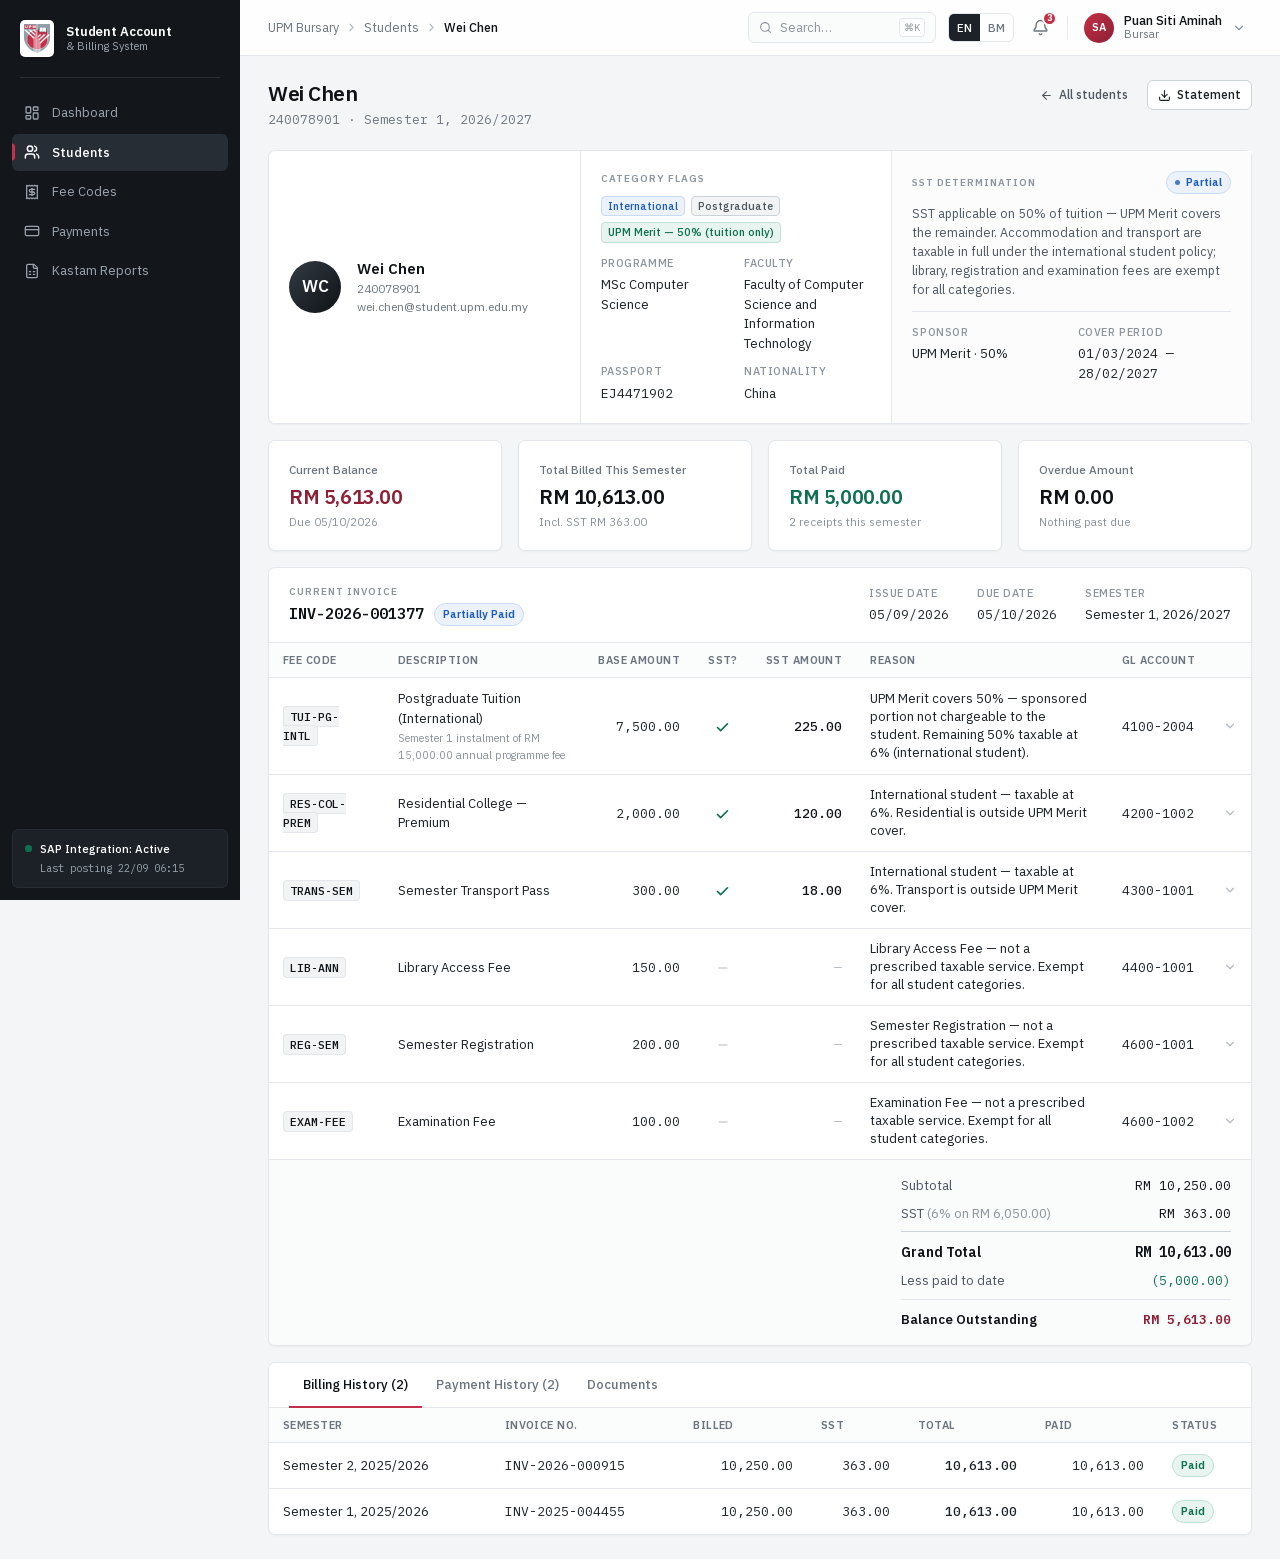
<file: students/240078901/index.html>
<!DOCTYPE html><!--SqrQbJ8BgiQf7fdoNPvJA--><html lang="en" class="__variable_c8daab __variable_595324"><head><meta charSet="utf-8"/><meta name="viewport" content="width=device-width, initial-scale=1"/><link rel="preload" as="image" href="/upm-crest.png"/><link rel="stylesheet" href="/_next/static/css/1c11aca23576cb8a.css" data-precedence="next"/><link rel="preload" as="script" fetchPriority="low" href="/_next/static/chunks/webpack-ba4cfe6648193eba.js"/><script src="/_next/static/chunks/4bd1b696-c023c6e3521b1417.js" async=""></script><script src="/_next/static/chunks/255-a85cef9cc3a04b12.js" async=""></script><script src="/_next/static/chunks/main-app-887c26fa36090765.js" async=""></script><script src="/_next/static/chunks/665-15db27061936d8d4.js" async=""></script><script src="/_next/static/chunks/509-163aa2d796fcfe71.js" async=""></script><script src="/_next/static/chunks/app/layout-a550c12d648f3353.js" async=""></script><script src="/_next/static/chunks/191-fcd17cd9782e7c21.js" async=""></script><script src="/_next/static/chunks/app/page-1416e06338acb2ba.js" async=""></script><script src="/_next/static/chunks/app/students/%5Bid%5D/page-557a241143a21b49.js" async=""></script><title>UPM · Student Account &amp; Billing System</title><meta name="description" content="Student billing, automated SST determination and Kastam SST-02 reporting for Universiti Putra Malaysia."/><meta name="robots" content="noindex, nofollow"/><script src="/_next/static/chunks/polyfills-42372ed130431b0a.js" noModule=""></script></head><body class="font-sans antialiased"><div hidden=""><!--$--><!--/$--></div><div class="min-h-screen"><aside class="fixed inset-y-0 left-0 w-[240px] bg-shell flex flex-col z-30"><div class="px-5 pt-5 pb-5"><a class="flex items-center gap-3 group" href="/"><span class="bg-white rounded-[5px] p-1 shrink-0 shadow-[0_1px_3px_rgba(0,0,0,0.3)]"><img alt="Universiti Putra Malaysia" width="299" height="334" decoding="async" data-nimg="1" style="color:transparent;width:26px;height:auto" src="/upm-crest.png"/></span><span class="min-w-0"><span class="block text-white text-[13px] font-semibold leading-tight tracking-[-0.01em]">Student Account</span><span class="block text-shell-text text-[11px] leading-tight">&amp; Billing System</span></span></a></div><div class="mx-5 h-px bg-shell-3"></div><nav class="flex-1 px-3 py-4 space-y-0.5"><a class="relative flex items-center gap-3 px-3 py-[9px] rounded-[6px] text-[13px] transition-colors duration-100 text-shell-text hover:text-white hover:bg-shell-2" href="/"><svg xmlns="http://www.w3.org/2000/svg" width="16" height="16" viewBox="0 0 24 24" fill="none" stroke="currentColor" stroke-width="1.9" stroke-linecap="round" stroke-linejoin="round" class="lucide lucide-layout-dashboard" aria-hidden="true"><rect width="7" height="9" x="3" y="3" rx="1"></rect><rect width="7" height="5" x="14" y="3" rx="1"></rect><rect width="7" height="9" x="14" y="12" rx="1"></rect><rect width="7" height="5" x="3" y="16" rx="1"></rect></svg>Dashboard</a><a class="relative flex items-center gap-3 px-3 py-[9px] rounded-[6px] text-[13px] transition-colors duration-100 bg-shell-3 text-white font-medium" href="/students/"><span class="absolute left-0 top-1/2 -translate-y-1/2 w-[3px] h-[17px] rounded-r bg-crimson"></span><svg xmlns="http://www.w3.org/2000/svg" width="16" height="16" viewBox="0 0 24 24" fill="none" stroke="currentColor" stroke-width="2.2" stroke-linecap="round" stroke-linejoin="round" class="lucide lucide-users" aria-hidden="true"><path d="M16 21v-2a4 4 0 0 0-4-4H6a4 4 0 0 0-4 4v2"></path><path d="M16 3.128a4 4 0 0 1 0 7.744"></path><path d="M22 21v-2a4 4 0 0 0-3-3.87"></path><circle cx="9" cy="7" r="4"></circle></svg>Students</a><a class="relative flex items-center gap-3 px-3 py-[9px] rounded-[6px] text-[13px] transition-colors duration-100 text-shell-text hover:text-white hover:bg-shell-2" href="/fee-codes/"><svg xmlns="http://www.w3.org/2000/svg" width="16" height="16" viewBox="0 0 24 24" fill="none" stroke="currentColor" stroke-width="1.9" stroke-linecap="round" stroke-linejoin="round" class="lucide lucide-receipt" aria-hidden="true"><path d="M4 2v20l2-1 2 1 2-1 2 1 2-1 2 1 2-1 2 1V2l-2 1-2-1-2 1-2-1-2 1-2-1-2 1Z"></path><path d="M16 8h-6a2 2 0 1 0 0 4h4a2 2 0 1 1 0 4H8"></path><path d="M12 17.5v-11"></path></svg>Fee Codes</a><a class="relative flex items-center gap-3 px-3 py-[9px] rounded-[6px] text-[13px] transition-colors duration-100 text-shell-text hover:text-white hover:bg-shell-2" href="/payments/"><svg xmlns="http://www.w3.org/2000/svg" width="16" height="16" viewBox="0 0 24 24" fill="none" stroke="currentColor" stroke-width="1.9" stroke-linecap="round" stroke-linejoin="round" class="lucide lucide-credit-card" aria-hidden="true"><rect width="20" height="14" x="2" y="5" rx="2"></rect><line x1="2" x2="22" y1="10" y2="10"></line></svg>Payments</a><a class="relative flex items-center gap-3 px-3 py-[9px] rounded-[6px] text-[13px] transition-colors duration-100 text-shell-text hover:text-white hover:bg-shell-2" href="/reports/sst/"><svg xmlns="http://www.w3.org/2000/svg" width="16" height="16" viewBox="0 0 24 24" fill="none" stroke="currentColor" stroke-width="1.9" stroke-linecap="round" stroke-linejoin="round" class="lucide lucide-file-spreadsheet" aria-hidden="true"><path d="M15 2H6a2 2 0 0 0-2 2v16a2 2 0 0 0 2 2h12a2 2 0 0 0 2-2V7Z"></path><path d="M14 2v4a2 2 0 0 0 2 2h4"></path><path d="M8 13h2"></path><path d="M14 13h2"></path><path d="M8 17h2"></path><path d="M14 17h2"></path></svg>Kastam Reports</a></nav><div class="p-3"><div class="rounded-[6px] border border-shell-3 bg-shell-2 px-3 py-2.5"><div class="flex items-center gap-2"><span class="relative flex w-[7px] h-[7px] shrink-0"><span class="absolute inline-flex w-full h-full rounded-full bg-ok opacity-60 animate-ping"></span><span class="relative inline-flex w-[7px] h-[7px] rounded-full bg-ok"></span></span><span class="text-[11.5px] text-white font-medium">SAP Integration: Active</span></div><div class="text-[10.5px] text-shell-text mt-1 pl-[15px] font-mono tnum">Last posting 22/09 06:15</div></div></div></aside><div class="pl-[240px]"><header class="sticky top-0 z-20 h-[56px] bg-surface/85 backdrop-blur-md border-b border-line flex items-center justify-between px-7"><nav class="flex items-center gap-1.5 text-[12.5px] min-w-0"><span class="flex items-center gap-1.5 min-w-0"><a class="text-ink-500 hover:text-crimson transition-colors truncate" href="/">UPM Bursary</a></span><span class="flex items-center gap-1.5 min-w-0"><svg xmlns="http://www.w3.org/2000/svg" width="13" height="13" viewBox="0 0 24 24" fill="none" stroke="currentColor" stroke-width="2" stroke-linecap="round" stroke-linejoin="round" class="lucide lucide-chevron-right text-ink-300 shrink-0" aria-hidden="true"><path d="m9 18 6-6-6-6"></path></svg><a class="text-ink-500 hover:text-crimson transition-colors truncate" href="/students/">Students</a></span><span class="flex items-center gap-1.5 min-w-0"><svg xmlns="http://www.w3.org/2000/svg" width="13" height="13" viewBox="0 0 24 24" fill="none" stroke="currentColor" stroke-width="2" stroke-linecap="round" stroke-linejoin="round" class="lucide lucide-chevron-right text-ink-300 shrink-0" aria-hidden="true"><path d="m9 18 6-6-6-6"></path></svg><span class="text-ink-900 font-medium truncate">Wei Chen</span></span></nav><div class="flex items-center gap-3 shrink-0"><div class="hidden lg:flex items-center gap-2 text-[12.5px] text-ink-400 border border-line rounded-[6px] px-2.5 py-[5px] w-[188px] bg-[#fafbfb]"><svg xmlns="http://www.w3.org/2000/svg" width="13" height="13" viewBox="0 0 24 24" fill="none" stroke="currentColor" stroke-width="2" stroke-linecap="round" stroke-linejoin="round" class="lucide lucide-search" aria-hidden="true"><path d="m21 21-4.34-4.34"></path><circle cx="11" cy="11" r="8"></circle></svg><span>Search…</span><kbd class="ml-auto text-[10px] font-mono border border-line rounded px-1 py-px text-ink-400 bg-surface">⌘K</kbd></div><div class="flex items-center border border-line rounded-[6px] overflow-hidden text-[11.5px] font-medium"><button class="px-2 py-[5px] transition-colors bg-ink-800 text-white">EN</button><button class="px-2 py-[5px] transition-colors text-ink-500 hover:bg-[#f1f3f4]">BM</button></div><button class="relative text-ink-500 hover:text-ink-900 hover:bg-[#f1f3f4] rounded-[6px] p-1.5 transition-colors"><svg xmlns="http://www.w3.org/2000/svg" width="17" height="17" viewBox="0 0 24 24" fill="none" stroke="currentColor" stroke-width="2" stroke-linecap="round" stroke-linejoin="round" class="lucide lucide-bell" aria-hidden="true"><path d="M10.268 21a2 2 0 0 0 3.464 0"></path><path d="M3.262 15.326A1 1 0 0 0 4 17h16a1 1 0 0 0 .74-1.673C19.41 13.956 18 12.499 18 8A6 6 0 0 0 6 8c0 4.499-1.411 5.956-2.738 7.326"></path></svg><span class="absolute -top-0.5 -right-0.5 w-[15px] h-[15px] rounded-full bg-crimson text-white text-[9.5px] font-bold flex items-center justify-center border-2 border-surface">3</span></button><div class="w-px h-6 bg-line"></div><div class="relative"><button class="flex items-center gap-2.5 hover:bg-[#f1f3f4] rounded-[6px] pl-1 pr-1.5 py-1 transition-colors"><span class="w-[30px] h-[30px] rounded-full bg-gradient-to-br from-crimson to-crimson-700 text-white text-[11px] font-semibold flex items-center justify-center shrink-0">SA</span><span class="text-left hidden md:block"><span class="block text-[12.5px] font-medium text-ink-900 leading-tight">Puan Siti Aminah</span><span class="block text-[11px] text-ink-500 leading-tight">Bursar</span></span><svg xmlns="http://www.w3.org/2000/svg" width="14" height="14" viewBox="0 0 24 24" fill="none" stroke="currentColor" stroke-width="2" stroke-linecap="round" stroke-linejoin="round" class="lucide lucide-chevron-down text-ink-400" aria-hidden="true"><path d="m6 9 6 6 6-6"></path></svg></button></div></div></header><main class="px-7 py-6 max-w-[1560px]"><div class="flex items-start justify-between gap-6 mb-5"><div><h1 class="text-[21px] font-semibold text-ink-900 tracking-[-0.02em] leading-tight">Wei Chen</h1><p class="text-[13px] text-ink-500 mt-1"><span class="font-mono tnum text-[12.5px]">240078901<!-- --> · <!-- -->Semester 1, 2026/2027</span></p></div><div class="flex items-center gap-2 shrink-0"><a href="/students/"><button type="button" class="inline-flex items-center justify-center border rounded-[6px] font-medium transition-colors duration-100 focus:outline-none focus-visible:ring-2 focus-visible:ring-crimson/35 bg-transparent text-ink-600 border-transparent hover:bg-[#f1f3f4] text-[12px] px-2.5 py-[5px] gap-1.5 "><svg xmlns="http://www.w3.org/2000/svg" width="13" height="13" viewBox="0 0 24 24" fill="none" stroke="currentColor" stroke-width="2" stroke-linecap="round" stroke-linejoin="round" class="lucide lucide-arrow-left" aria-hidden="true"><path d="m12 19-7-7 7-7"></path><path d="M19 12H5"></path></svg>All students</button></a><button type="button" class="inline-flex items-center justify-center border rounded-[6px] font-medium transition-colors duration-100 focus:outline-none focus-visible:ring-2 focus-visible:ring-crimson/35 bg-surface text-ink-800 border-line-strong hover:bg-[#f7f8f9] hover:border-ink-300 text-[12px] px-2.5 py-[5px] gap-1.5 "><svg xmlns="http://www.w3.org/2000/svg" width="13" height="13" viewBox="0 0 24 24" fill="none" stroke="currentColor" stroke-width="2" stroke-linecap="round" stroke-linejoin="round" class="lucide lucide-download" aria-hidden="true"><path d="M12 15V3"></path><path d="M21 15v4a2 2 0 0 1-2 2H5a2 2 0 0 1-2-2v-4"></path><path d="m7 10 5 5 5-5"></path></svg>Statement</button></div></div><section class="bg-surface border border-line rounded-[7px] shadow-[0_1px_2px_rgba(15,19,23,0.04)]  mb-4 rise"><div class="grid grid-cols-1 lg:grid-cols-[minmax(0,1fr)_minmax(0,1fr)_minmax(0,1.15fr)] divide-y lg:divide-y-0 lg:divide-x divide-line"><div class="flex items-center gap-4 p-5"><span class="w-[52px] h-[52px] rounded-full bg-gradient-to-br from-ink-700 to-ink-900 text-white text-[17px] font-semibold flex items-center justify-center shrink-0">WC</span><div class="min-w-0"><div class="text-[15px] font-semibold text-ink-900 truncate">Wei Chen</div><div class="text-[12px] text-ink-500 font-mono tnum">240078901</div><div class="text-[12px] text-ink-500 truncate">wei.chen@student.upm.edu.my</div></div></div><div class="p-5"><div class="eyebrow mb-2.5">Category flags</div><div class="flex flex-wrap gap-1.5 mb-3"><span class="inline-flex items-center border rounded-[4px] px-1.5 py-[1px] text-[11px] font-medium whitespace-nowrap bg-info-tint text-info border-info-line">International</span><span class="inline-flex items-center border rounded-[4px] px-1.5 py-[1px] text-[11px] font-medium whitespace-nowrap bg-[#f1f3f4] text-ink-600 border-line-strong">Postgraduate</span><span class="inline-flex items-center border rounded-[4px] px-1.5 py-[1px] text-[11px] font-medium whitespace-nowrap bg-ok-tint text-ok border-ok-line">UPM Merit — 50% (tuition only)</span></div><dl class="grid grid-cols-2 gap-x-4 gap-y-2.5"><div><dt class="text-[11px] font-medium uppercase tracking-[0.05em] text-ink-400 mb-1">Programme</dt><dd class="text-[13px] text-ink-800 ">MSc Computer Science</dd></div><div><dt class="text-[11px] font-medium uppercase tracking-[0.05em] text-ink-400 mb-1">Faculty</dt><dd class="text-[13px] text-ink-800 ">Faculty of Computer Science and Information Technology</dd></div><div><dt class="text-[11px] font-medium uppercase tracking-[0.05em] text-ink-400 mb-1">Passport</dt><dd class="text-[13px] text-ink-800 font-mono tnum text-[12.5px]">EJ4471902</dd></div><div><dt class="text-[11px] font-medium uppercase tracking-[0.05em] text-ink-400 mb-1">Nationality</dt><dd class="text-[13px] text-ink-800 ">China</dd></div></dl></div><div class="p-5 bg-[#fcfcfd]"><div class="flex items-center justify-between mb-2.5"><span class="eyebrow">SST determination</span><span class="inline-flex items-center gap-1.5 border rounded-full px-2 py-[2px] text-[11px] font-semibold leading-[17px] whitespace-nowrap bg-info-tint text-info border-info-line "><span class="w-[5px] h-[5px] rounded-full bg-current opacity-80"></span>Partial</span></div><p class="text-[12.5px] text-ink-600 leading-[19px]">SST applicable on 50% of tuition — UPM Merit covers the remainder. Accommodation and transport are taxable in full under the international student policy; library, registration and examination fees are exempt for all categories.</p><div class="mt-3 pt-3 border-t border-line grid grid-cols-2 gap-3"><div><dt class="text-[11px] font-medium uppercase tracking-[0.05em] text-ink-400 mb-1">Sponsor</dt><dd class="text-[13px] text-ink-800 ">UPM Merit · 50%</dd></div><div><dt class="text-[11px] font-medium uppercase tracking-[0.05em] text-ink-400 mb-1">Cover period</dt><dd class="text-[13px] text-ink-800 font-mono tnum text-[12.5px]">01/03/2024 — 28/02/2027</dd></div></div></div></div></section><div class="grid grid-cols-2 xl:grid-cols-4 gap-4 mb-4"><section class="bg-surface border border-line rounded-[7px] shadow-[0_1px_2px_rgba(15,19,23,0.04)] p-5 "><div class="text-[11.5px] font-medium text-ink-500 mb-2">Current Balance</div><div class="text-[20px] font-semibold tnum tracking-[-0.02em] leading-none text-crimson-700">RM 5,613.00</div><div class="text-[11.5px] text-ink-400 mt-1.5">Due 05/10/2026</div></section><section class="bg-surface border border-line rounded-[7px] shadow-[0_1px_2px_rgba(15,19,23,0.04)] p-5 "><div class="text-[11.5px] font-medium text-ink-500 mb-2">Total Billed This Semester</div><div class="text-[20px] font-semibold tnum tracking-[-0.02em] leading-none text-ink-900">RM 10,613.00</div><div class="text-[11.5px] text-ink-400 mt-1.5">Incl. SST RM 363.00</div></section><section class="bg-surface border border-line rounded-[7px] shadow-[0_1px_2px_rgba(15,19,23,0.04)] p-5 "><div class="text-[11.5px] font-medium text-ink-500 mb-2">Total Paid</div><div class="text-[20px] font-semibold tnum tracking-[-0.02em] leading-none text-ok">RM 5,000.00</div><div class="text-[11.5px] text-ink-400 mt-1.5">2 receipts this semester</div></section><section class="bg-surface border border-line rounded-[7px] shadow-[0_1px_2px_rgba(15,19,23,0.04)] p-5 "><div class="text-[11.5px] font-medium text-ink-500 mb-2">Overdue Amount</div><div class="text-[20px] font-semibold tnum tracking-[-0.02em] leading-none text-ink-900">RM 0.00</div><div class="text-[11.5px] text-ink-400 mt-1.5">Nothing past due</div></section></div><section class="bg-surface border border-line rounded-[7px] shadow-[0_1px_2px_rgba(15,19,23,0.04)]  mb-4 rise"><div class="flex flex-wrap items-center justify-between gap-4 px-5 py-4 border-b border-line"><div><div class="eyebrow mb-1">Current invoice</div><div class="flex items-center gap-2.5"><span class="text-[15px] font-semibold text-ink-900 font-mono tnum">INV-2026-001377</span><span class="inline-flex items-center gap-1.5 border rounded-full px-2 py-[2px] text-[11px] font-semibold leading-[17px] whitespace-nowrap bg-info-tint text-info border-info-line ">Partially Paid</span></div></div><dl class="flex flex-wrap gap-x-7 gap-y-2"><div><dt class="text-[11px] font-medium uppercase tracking-[0.05em] text-ink-400 mb-1">Issue date</dt><dd class="text-[13px] text-ink-800 font-mono tnum text-[12.5px]">05/09/2026</dd></div><div><dt class="text-[11px] font-medium uppercase tracking-[0.05em] text-ink-400 mb-1">Due date</dt><dd class="text-[13px] text-ink-800 font-mono tnum text-[12.5px]">05/10/2026</dd></div><div><dt class="text-[11px] font-medium uppercase tracking-[0.05em] text-ink-400 mb-1">Semester</dt><dd class="text-[13px] text-ink-800 ">Semester 1, 2026/2027</dd></div></dl></div><div class="overflow-x-auto"><table class="tbl"><thead><tr><th>Fee Code</th><th>Description</th><th class="text-right">Base Amount</th><th class="text-center">SST?</th><th class="text-right">SST Amount</th><th>Reason</th><th>GL Account</th><th class="w-8"></th></tr></thead><tbody><tr class="row-link"><td><span class="font-mono text-[11.5px] font-medium text-ink-900 bg-[#f1f3f4] border border-line rounded px-1.5 py-[2px]">TUI-PG-INTL</span></td><td class="text-ink-700 max-w-[230px]"><span class="block">Postgraduate Tuition (International)</span><span class="block text-[11px] text-ink-400 mt-0.5">Semester 1 instalment of RM 15,000.00 annual programme fee</span></td><td class="text-right font-mono tnum text-ink-900">7,500.00</td><td class="text-center"><svg xmlns="http://www.w3.org/2000/svg" width="15" height="15" viewBox="0 0 24 24" fill="none" stroke="currentColor" stroke-width="2.6" stroke-linecap="round" stroke-linejoin="round" class="lucide lucide-check text-ok inline" aria-hidden="true"><path d="M20 6 9 17l-5-5"></path></svg></td><td class="text-right font-mono tnum"><span class="text-ink-900 font-medium">225.00</span></td><td class="text-ink-600 text-[12px] max-w-[300px] leading-[18px]">UPM Merit covers 50% — sponsored portion not chargeable to the student. Remaining 50% taxable at 6% (international student).</td><td class="font-mono tnum text-[12px] text-ink-500">4100-2004</td><td><svg xmlns="http://www.w3.org/2000/svg" width="14" height="14" viewBox="0 0 24 24" fill="none" stroke="currentColor" stroke-width="2" stroke-linecap="round" stroke-linejoin="round" class="lucide lucide-chevron-down text-ink-300 transition-transform duration-150" aria-hidden="true"><path d="m6 9 6 6 6-6"></path></svg></td></tr><tr class="row-link"><td><span class="font-mono text-[11.5px] font-medium text-ink-900 bg-[#f1f3f4] border border-line rounded px-1.5 py-[2px]">RES-COL-PREM</span></td><td class="text-ink-700 max-w-[230px]"><span class="block">Residential College — Premium</span></td><td class="text-right font-mono tnum text-ink-900">2,000.00</td><td class="text-center"><svg xmlns="http://www.w3.org/2000/svg" width="15" height="15" viewBox="0 0 24 24" fill="none" stroke="currentColor" stroke-width="2.6" stroke-linecap="round" stroke-linejoin="round" class="lucide lucide-check text-ok inline" aria-hidden="true"><path d="M20 6 9 17l-5-5"></path></svg></td><td class="text-right font-mono tnum"><span class="text-ink-900 font-medium">120.00</span></td><td class="text-ink-600 text-[12px] max-w-[300px] leading-[18px]">International student — taxable at 6%. Residential is outside UPM Merit cover.</td><td class="font-mono tnum text-[12px] text-ink-500">4200-1002</td><td><svg xmlns="http://www.w3.org/2000/svg" width="14" height="14" viewBox="0 0 24 24" fill="none" stroke="currentColor" stroke-width="2" stroke-linecap="round" stroke-linejoin="round" class="lucide lucide-chevron-down text-ink-300 transition-transform duration-150" aria-hidden="true"><path d="m6 9 6 6 6-6"></path></svg></td></tr><tr class="row-link"><td><span class="font-mono text-[11.5px] font-medium text-ink-900 bg-[#f1f3f4] border border-line rounded px-1.5 py-[2px]">TRANS-SEM</span></td><td class="text-ink-700 max-w-[230px]"><span class="block">Semester Transport Pass</span></td><td class="text-right font-mono tnum text-ink-900">300.00</td><td class="text-center"><svg xmlns="http://www.w3.org/2000/svg" width="15" height="15" viewBox="0 0 24 24" fill="none" stroke="currentColor" stroke-width="2.6" stroke-linecap="round" stroke-linejoin="round" class="lucide lucide-check text-ok inline" aria-hidden="true"><path d="M20 6 9 17l-5-5"></path></svg></td><td class="text-right font-mono tnum"><span class="text-ink-900 font-medium">18.00</span></td><td class="text-ink-600 text-[12px] max-w-[300px] leading-[18px]">International student — taxable at 6%. Transport is outside UPM Merit cover.</td><td class="font-mono tnum text-[12px] text-ink-500">4300-1001</td><td><svg xmlns="http://www.w3.org/2000/svg" width="14" height="14" viewBox="0 0 24 24" fill="none" stroke="currentColor" stroke-width="2" stroke-linecap="round" stroke-linejoin="round" class="lucide lucide-chevron-down text-ink-300 transition-transform duration-150" aria-hidden="true"><path d="m6 9 6 6 6-6"></path></svg></td></tr><tr class="row-link"><td><span class="font-mono text-[11.5px] font-medium text-ink-900 bg-[#f1f3f4] border border-line rounded px-1.5 py-[2px]">LIB-ANN</span></td><td class="text-ink-700 max-w-[230px]"><span class="block">Library Access Fee</span></td><td class="text-right font-mono tnum text-ink-900">150.00</td><td class="text-center"><svg xmlns="http://www.w3.org/2000/svg" width="14" height="14" viewBox="0 0 24 24" fill="none" stroke="currentColor" stroke-width="2" stroke-linecap="round" stroke-linejoin="round" class="lucide lucide-minus text-ink-300 inline" aria-hidden="true"><path d="M5 12h14"></path></svg></td><td class="text-right font-mono tnum"><span class="text-ink-300">—</span></td><td class="text-ink-600 text-[12px] max-w-[300px] leading-[18px]">Library Access Fee — not a prescribed taxable service. Exempt for all student categories.</td><td class="font-mono tnum text-[12px] text-ink-500">4400-1001</td><td><svg xmlns="http://www.w3.org/2000/svg" width="14" height="14" viewBox="0 0 24 24" fill="none" stroke="currentColor" stroke-width="2" stroke-linecap="round" stroke-linejoin="round" class="lucide lucide-chevron-down text-ink-300 transition-transform duration-150" aria-hidden="true"><path d="m6 9 6 6 6-6"></path></svg></td></tr><tr class="row-link"><td><span class="font-mono text-[11.5px] font-medium text-ink-900 bg-[#f1f3f4] border border-line rounded px-1.5 py-[2px]">REG-SEM</span></td><td class="text-ink-700 max-w-[230px]"><span class="block">Semester Registration</span></td><td class="text-right font-mono tnum text-ink-900">200.00</td><td class="text-center"><svg xmlns="http://www.w3.org/2000/svg" width="14" height="14" viewBox="0 0 24 24" fill="none" stroke="currentColor" stroke-width="2" stroke-linecap="round" stroke-linejoin="round" class="lucide lucide-minus text-ink-300 inline" aria-hidden="true"><path d="M5 12h14"></path></svg></td><td class="text-right font-mono tnum"><span class="text-ink-300">—</span></td><td class="text-ink-600 text-[12px] max-w-[300px] leading-[18px]">Semester Registration — not a prescribed taxable service. Exempt for all student categories.</td><td class="font-mono tnum text-[12px] text-ink-500">4600-1001</td><td><svg xmlns="http://www.w3.org/2000/svg" width="14" height="14" viewBox="0 0 24 24" fill="none" stroke="currentColor" stroke-width="2" stroke-linecap="round" stroke-linejoin="round" class="lucide lucide-chevron-down text-ink-300 transition-transform duration-150" aria-hidden="true"><path d="m6 9 6 6 6-6"></path></svg></td></tr><tr class="row-link"><td><span class="font-mono text-[11.5px] font-medium text-ink-900 bg-[#f1f3f4] border border-line rounded px-1.5 py-[2px]">EXAM-FEE</span></td><td class="text-ink-700 max-w-[230px]"><span class="block">Examination Fee</span></td><td class="text-right font-mono tnum text-ink-900">100.00</td><td class="text-center"><svg xmlns="http://www.w3.org/2000/svg" width="14" height="14" viewBox="0 0 24 24" fill="none" stroke="currentColor" stroke-width="2" stroke-linecap="round" stroke-linejoin="round" class="lucide lucide-minus text-ink-300 inline" aria-hidden="true"><path d="M5 12h14"></path></svg></td><td class="text-right font-mono tnum"><span class="text-ink-300">—</span></td><td class="text-ink-600 text-[12px] max-w-[300px] leading-[18px]">Examination Fee — not a prescribed taxable service. Exempt for all student categories.</td><td class="font-mono tnum text-[12px] text-ink-500">4600-1002</td><td><svg xmlns="http://www.w3.org/2000/svg" width="14" height="14" viewBox="0 0 24 24" fill="none" stroke="currentColor" stroke-width="2" stroke-linecap="round" stroke-linejoin="round" class="lucide lucide-chevron-down text-ink-300 transition-transform duration-150" aria-hidden="true"><path d="m6 9 6 6 6-6"></path></svg></td></tr></tbody></table></div><div class="flex justify-end border-t border-line bg-[#fafbfb] rounded-b-[7px]"><dl class="w-full max-w-[370px] px-5 py-4 space-y-2"><div class="flex justify-between text-[13px]"><dt class="text-ink-600">Subtotal</dt><dd class="font-mono tnum text-ink-900">RM 10,250.00</dd></div><div class="flex justify-between text-[13px]"><dt class="text-ink-600">SST<span class="text-ink-400"> <!-- -->(<!-- -->6<!-- -->% on <!-- -->RM 6,050.00<!-- -->)</span></dt><dd class="font-mono tnum text-ink-900">RM 363.00</dd></div><div class="flex justify-between pt-2.5 border-t border-line-strong text-[14px] font-semibold"><dt class="text-ink-900">Grand Total</dt><dd class="font-mono tnum text-ink-900">RM 10,613.00</dd></div><div class="flex justify-between text-[13px]"><dt class="text-ink-600">Less paid to date</dt><dd class="font-mono tnum text-ok">(<!-- -->5,000.00<!-- -->)</dd></div><div class="flex justify-between pt-2.5 border-t border-line text-[13px] font-semibold"><dt class="text-ink-900">Balance Outstanding</dt><dd class="font-mono tnum text-crimson-700">RM 5,613.00</dd></div></dl></div></section><section class="bg-surface border border-line rounded-[7px] shadow-[0_1px_2px_rgba(15,19,23,0.04)]  rise"><div class="flex border-b border-line px-5"><button class="relative px-3.5 py-3 text-[13px] font-medium transition-colors text-ink-900">Billing History (2)<span class="absolute left-0 right-0 -bottom-px h-[2px] bg-crimson"></span></button><button class="relative px-3.5 py-3 text-[13px] font-medium transition-colors text-ink-500 hover:text-ink-800">Payment History (2)</button><button class="relative px-3.5 py-3 text-[13px] font-medium transition-colors text-ink-500 hover:text-ink-800">Documents</button></div><div class="overflow-x-auto fadein"><table class="tbl"><thead><tr><th>Semester</th><th>Invoice No.</th><th class="text-right">Billed</th><th class="text-right">SST</th><th class="text-right">Total</th><th class="text-right">Paid</th><th>Status</th></tr></thead><tbody><tr><td class="text-ink-700">Semester 2, 2025/2026</td><td class="font-mono tnum text-[12px] text-ink-600">INV-2026-000915</td><td class="text-right font-mono tnum">10,250.00</td><td class="text-right font-mono tnum">363.00</td><td class="text-right font-mono tnum font-medium">10,613.00</td><td class="text-right font-mono tnum text-ok">10,613.00</td><td><span class="inline-flex items-center gap-1.5 border rounded-full px-2 py-[2px] text-[11px] font-semibold leading-[17px] whitespace-nowrap bg-ok-tint text-ok border-ok-line ">Paid</span></td></tr><tr><td class="text-ink-700">Semester 1, 2025/2026</td><td class="font-mono tnum text-[12px] text-ink-600">INV-2025-004455</td><td class="text-right font-mono tnum">10,250.00</td><td class="text-right font-mono tnum">363.00</td><td class="text-right font-mono tnum font-medium">10,613.00</td><td class="text-right font-mono tnum text-ok">10,613.00</td><td><span class="inline-flex items-center gap-1.5 border rounded-full px-2 py-[2px] text-[11px] font-semibold leading-[17px] whitespace-nowrap bg-ok-tint text-ok border-ok-line ">Paid</span></td></tr></tbody></table></div></section><!--$--><!--/$--></main></div></div><div class="fixed bottom-6 right-6 z-[60] flex flex-col gap-2 items-end"></div><script src="/_next/static/chunks/webpack-ba4cfe6648193eba.js" id="_R_" async=""></script><script>(self.__next_f=self.__next_f||[]).push([0])</script><script>self.__next_f.push([1,"1:\"$Sreact.fragment\"\n2:I[1494,[\"665\",\"static/chunks/665-15db27061936d8d4.js\",\"509\",\"static/chunks/509-163aa2d796fcfe71.js\",\"177\",\"static/chunks/app/layout-a550c12d648f3353.js\"],\"ToastProvider\"]\n3:I[509,[\"665\",\"static/chunks/665-15db27061936d8d4.js\",\"191\",\"static/chunks/191-fcd17cd9782e7c21.js\",\"509\",\"static/chunks/509-163aa2d796fcfe71.js\",\"974\",\"static/chunks/app/page-1416e06338acb2ba.js\"],\"AppShell\"]\n4:I[9766,[],\"\"]\n5:I[8924,[],\"\"]\n7:I[4431,[],\"OutletBoundary\"]\n9:I[5278,[],\"AsyncMetadataOutlet\"]\nb:I[4431,[],\"ViewportBoundary\"]\nd:I[4431,[],\"MetadataBoundary\"]\ne:\"$Sreact.suspense\"\n10:I[7150,[],\"\"]\n:HL[\"/_next/static/css/1c11aca23576cb8a.css\",\"style\"]\n"])</script><script>self.__next_f.push([1,"0:{\"P\":null,\"b\":\"SqrQbJ8BgiQf7fdoNPvJA\",\"p\":\"\",\"c\":[\"\",\"students\",\"240078901\",\"\"],\"i\":false,\"f\":[[[\"\",{\"children\":[\"students\",{\"children\":[[\"id\",\"240078901\",\"d\"],{\"children\":[\"__PAGE__\",{}]}]}]},\"$undefined\",\"$undefined\",true],[\"\",[\"$\",\"$1\",\"c\",{\"children\":[[[\"$\",\"link\",\"0\",{\"rel\":\"stylesheet\",\"href\":\"/_next/static/css/1c11aca23576cb8a.css\",\"precedence\":\"next\",\"crossOrigin\":\"$undefined\",\"nonce\":\"$undefined\"}]],[\"$\",\"html\",null,{\"lang\":\"en\",\"className\":\"__variable_c8daab __variable_595324\",\"children\":[\"$\",\"body\",null,{\"className\":\"font-sans antialiased\",\"children\":[\"$\",\"$L2\",null,{\"children\":[\"$\",\"$L3\",null,{\"children\":[\"$\",\"$L4\",null,{\"parallelRouterKey\":\"children\",\"error\":\"$undefined\",\"errorStyles\":\"$undefined\",\"errorScripts\":\"$undefined\",\"template\":[\"$\",\"$L5\",null,{}],\"templateStyles\":\"$undefined\",\"templateScripts\":\"$undefined\",\"notFound\":[[[\"$\",\"title\",null,{\"children\":\"404: This page could not be found.\"}],[\"$\",\"div\",null,{\"style\":{\"fontFamily\":\"system-ui,\\\"Segoe UI\\\",Roboto,Helvetica,Arial,sans-serif,\\\"Apple Color Emoji\\\",\\\"Segoe UI Emoji\\\"\",\"height\":\"100vh\",\"textAlign\":\"center\",\"display\":\"flex\",\"flexDirection\":\"column\",\"alignItems\":\"center\",\"justifyContent\":\"center\"},\"children\":[\"$\",\"div\",null,{\"children\":[[\"$\",\"style\",null,{\"dangerouslySetInnerHTML\":{\"__html\":\"body{color:#000;background:#fff;margin:0}.next-error-h1{border-right:1px solid rgba(0,0,0,.3)}@media (prefers-color-scheme:dark){body{color:#fff;background:#000}.next-error-h1{border-right:1px solid rgba(255,255,255,.3)}}\"}}],[\"$\",\"h1\",null,{\"className\":\"next-error-h1\",\"style\":{\"display\":\"inline-block\",\"margin\":\"0 20px 0 0\",\"padding\":\"0 23px 0 0\",\"fontSize\":24,\"fontWeight\":500,\"verticalAlign\":\"top\",\"lineHeight\":\"49px\"},\"children\":404}],[\"$\",\"div\",null,{\"style\":{\"display\":\"inline-block\"},\"children\":[\"$\",\"h2\",null,{\"style\":{\"fontSize\":14,\"fontWeight\":400,\"lineHeight\":\"49px\",\"margin\":0},\"children\":\"This page could not be found.\"}]}]]}]}]],[]],\"forbidden\":\"$undefined\",\"unauthorized\":\"$undefined\"}]}]}]}]}]]}],{\"children\":[\"students\",[\"$\",\"$1\",\"c\",{\"children\":[null,[\"$\",\"$L4\",null,{\"parallelRouterKey\":\"children\",\"error\":\"$undefined\",\"errorStyles\":\"$undefined\",\"errorScripts\":\"$undefined\",\"template\":[\"$\",\"$L5\",null,{}],\"templateStyles\":\"$undefined\",\"templateScripts\":\"$undefined\",\"notFound\":\"$undefined\",\"forbidden\":\"$undefined\",\"unauthorized\":\"$undefined\"}]]}],{\"children\":[[\"id\",\"240078901\",\"d\"],[\"$\",\"$1\",\"c\",{\"children\":[null,[\"$\",\"$L4\",null,{\"parallelRouterKey\":\"children\",\"error\":\"$undefined\",\"errorStyles\":\"$undefined\",\"errorScripts\":\"$undefined\",\"template\":[\"$\",\"$L5\",null,{}],\"templateStyles\":\"$undefined\",\"templateScripts\":\"$undefined\",\"notFound\":\"$undefined\",\"forbidden\":\"$undefined\",\"unauthorized\":\"$undefined\"}]]}],{\"children\":[\"__PAGE__\",[\"$\",\"$1\",\"c\",{\"children\":[\"$L6\",null,[\"$\",\"$L7\",null,{\"children\":[\"$L8\",[\"$\",\"$L9\",null,{\"promise\":\"$@a\"}]]}]]}],{},null,false]},null,false]},null,false]},null,false],[\"$\",\"$1\",\"h\",{\"children\":[null,[[\"$\",\"$Lb\",null,{\"children\":\"$Lc\"}],null],[\"$\",\"$Ld\",null,{\"children\":[\"$\",\"div\",null,{\"hidden\":true,\"children\":[\"$\",\"$e\",null,{\"fallback\":null,\"children\":\"$Lf\"}]}]}]]}],false]],\"m\":\"$undefined\",\"G\":[\"$10\",[]],\"s\":false,\"S\":true}\n"])</script><script>self.__next_f.push([1,"11:I[8989,[\"665\",\"static/chunks/665-15db27061936d8d4.js\",\"509\",\"static/chunks/509-163aa2d796fcfe71.js\",\"967\",\"static/chunks/app/students/%5Bid%5D/page-557a241143a21b49.js\"],\"default\"]\n6:[\"$\",\"$L11\",null,{\"id\":\"240078901\"}]\n"])</script><script>self.__next_f.push([1,"c:[[\"$\",\"meta\",\"0\",{\"charSet\":\"utf-8\"}],[\"$\",\"meta\",\"1\",{\"name\":\"viewport\",\"content\":\"width=device-width, initial-scale=1\"}]]\n8:null\n"])</script><script>self.__next_f.push([1,"a:{\"metadata\":[[\"$\",\"title\",\"0\",{\"children\":\"UPM · Student Account \u0026 Billing System\"}],[\"$\",\"meta\",\"1\",{\"name\":\"description\",\"content\":\"Student billing, automated SST determination and Kastam SST-02 reporting for Universiti Putra Malaysia.\"}],[\"$\",\"meta\",\"2\",{\"name\":\"robots\",\"content\":\"noindex, nofollow\"}]],\"error\":null,\"digest\":\"$undefined\"}\n"])</script><script>self.__next_f.push([1,"f:\"$a:metadata\"\n"])</script></body></html>
</file>
<file: _next/static/css/1c11aca23576cb8a.css>
@font-face{font-family:IBM Plex Sans;font-style:normal;font-weight:400;font-stretch:100%;font-display:swap;src:url(/_next/static/media/7b19b489dc6743ba-s.woff2) format("woff2");unicode-range:u+0460-052f,u+1c80-1c8a,u+20b4,u+2de0-2dff,u+a640-a69f,u+fe2e-fe2f}@font-face{font-family:IBM Plex Sans;font-style:normal;font-weight:400;font-stretch:100%;font-display:swap;src:url(/_next/static/media/28793f5c5e3d822d-s.woff2) format("woff2");unicode-range:u+0301,u+0400-045f,u+0490-0491,u+04b0-04b1,u+2116}@font-face{font-family:IBM Plex Sans;font-style:normal;font-weight:400;font-stretch:100%;font-display:swap;src:url(/_next/static/media/c9c3823090ec8b55-s.woff2) format("woff2");unicode-range:u+0370-0377,u+037a-037f,u+0384-038a,u+038c,u+038e-03a1,u+03a3-03ff}@font-face{font-family:IBM Plex Sans;font-style:normal;font-weight:400;font-stretch:100%;font-display:swap;src:url(/_next/static/media/b3bf17a9041d9433-s.woff2) format("woff2");unicode-range:u+0102-0103,u+0110-0111,u+0128-0129,u+0168-0169,u+01a0-01a1,u+01af-01b0,u+0300-0301,u+0303-0304,u+0308-0309,u+0323,u+0329,u+1ea0-1ef9,u+20ab}@font-face{font-family:IBM Plex Sans;font-style:normal;font-weight:400;font-stretch:100%;font-display:swap;src:url(/_next/static/media/2801417b65625cf5-s.woff2) format("woff2");unicode-range:u+0100-02ba,u+02bd-02c5,u+02c7-02cc,u+02ce-02d7,u+02dd-02ff,u+0304,u+0308,u+0329,u+1d00-1dbf,u+1e00-1e9f,u+1ef2-1eff,u+2020,u+20a0-20ab,u+20ad-20c0,u+2113,u+2c60-2c7f,u+a720-a7ff}@font-face{font-family:IBM Plex Sans;font-style:normal;font-weight:400;font-stretch:100%;font-display:swap;src:url(/_next/static/media/26d4368bf94c0ec4-s.p.woff2) format("woff2");unicode-range:u+00??,u+0131,u+0152-0153,u+02bb-02bc,u+02c6,u+02da,u+02dc,u+0304,u+0308,u+0329,u+2000-206f,u+20ac,u+2122,u+2191,u+2193,u+2212,u+2215,u+feff,u+fffd}@font-face{font-family:IBM Plex Sans;font-style:normal;font-weight:500;font-stretch:100%;font-display:swap;src:url(/_next/static/media/7b19b489dc6743ba-s.woff2) format("woff2");unicode-range:u+0460-052f,u+1c80-1c8a,u+20b4,u+2de0-2dff,u+a640-a69f,u+fe2e-fe2f}@font-face{font-family:IBM Plex Sans;font-style:normal;font-weight:500;font-stretch:100%;font-display:swap;src:url(/_next/static/media/28793f5c5e3d822d-s.woff2) format("woff2");unicode-range:u+0301,u+0400-045f,u+0490-0491,u+04b0-04b1,u+2116}@font-face{font-family:IBM Plex Sans;font-style:normal;font-weight:500;font-stretch:100%;font-display:swap;src:url(/_next/static/media/c9c3823090ec8b55-s.woff2) format("woff2");unicode-range:u+0370-0377,u+037a-037f,u+0384-038a,u+038c,u+038e-03a1,u+03a3-03ff}@font-face{font-family:IBM Plex Sans;font-style:normal;font-weight:500;font-stretch:100%;font-display:swap;src:url(/_next/static/media/b3bf17a9041d9433-s.woff2) format("woff2");unicode-range:u+0102-0103,u+0110-0111,u+0128-0129,u+0168-0169,u+01a0-01a1,u+01af-01b0,u+0300-0301,u+0303-0304,u+0308-0309,u+0323,u+0329,u+1ea0-1ef9,u+20ab}@font-face{font-family:IBM Plex Sans;font-style:normal;font-weight:500;font-stretch:100%;font-display:swap;src:url(/_next/static/media/2801417b65625cf5-s.woff2) format("woff2");unicode-range:u+0100-02ba,u+02bd-02c5,u+02c7-02cc,u+02ce-02d7,u+02dd-02ff,u+0304,u+0308,u+0329,u+1d00-1dbf,u+1e00-1e9f,u+1ef2-1eff,u+2020,u+20a0-20ab,u+20ad-20c0,u+2113,u+2c60-2c7f,u+a720-a7ff}@font-face{font-family:IBM Plex Sans;font-style:normal;font-weight:500;font-stretch:100%;font-display:swap;src:url(/_next/static/media/26d4368bf94c0ec4-s.p.woff2) format("woff2");unicode-range:u+00??,u+0131,u+0152-0153,u+02bb-02bc,u+02c6,u+02da,u+02dc,u+0304,u+0308,u+0329,u+2000-206f,u+20ac,u+2122,u+2191,u+2193,u+2212,u+2215,u+feff,u+fffd}@font-face{font-family:IBM Plex Sans;font-style:normal;font-weight:600;font-stretch:100%;font-display:swap;src:url(/_next/static/media/7b19b489dc6743ba-s.woff2) format("woff2");unicode-range:u+0460-052f,u+1c80-1c8a,u+20b4,u+2de0-2dff,u+a640-a69f,u+fe2e-fe2f}@font-face{font-family:IBM Plex Sans;font-style:normal;font-weight:600;font-stretch:100%;font-display:swap;src:url(/_next/static/media/28793f5c5e3d822d-s.woff2) format("woff2");unicode-range:u+0301,u+0400-045f,u+0490-0491,u+04b0-04b1,u+2116}@font-face{font-family:IBM Plex Sans;font-style:normal;font-weight:600;font-stretch:100%;font-display:swap;src:url(/_next/static/media/c9c3823090ec8b55-s.woff2) format("woff2");unicode-range:u+0370-0377,u+037a-037f,u+0384-038a,u+038c,u+038e-03a1,u+03a3-03ff}@font-face{font-family:IBM Plex Sans;font-style:normal;font-weight:600;font-stretch:100%;font-display:swap;src:url(/_next/static/media/b3bf17a9041d9433-s.woff2) format("woff2");unicode-range:u+0102-0103,u+0110-0111,u+0128-0129,u+0168-0169,u+01a0-01a1,u+01af-01b0,u+0300-0301,u+0303-0304,u+0308-0309,u+0323,u+0329,u+1ea0-1ef9,u+20ab}@font-face{font-family:IBM Plex Sans;font-style:normal;font-weight:600;font-stretch:100%;font-display:swap;src:url(/_next/static/media/2801417b65625cf5-s.woff2) format("woff2");unicode-range:u+0100-02ba,u+02bd-02c5,u+02c7-02cc,u+02ce-02d7,u+02dd-02ff,u+0304,u+0308,u+0329,u+1d00-1dbf,u+1e00-1e9f,u+1ef2-1eff,u+2020,u+20a0-20ab,u+20ad-20c0,u+2113,u+2c60-2c7f,u+a720-a7ff}@font-face{font-family:IBM Plex Sans;font-style:normal;font-weight:600;font-stretch:100%;font-display:swap;src:url(/_next/static/media/26d4368bf94c0ec4-s.p.woff2) format("woff2");unicode-range:u+00??,u+0131,u+0152-0153,u+02bb-02bc,u+02c6,u+02da,u+02dc,u+0304,u+0308,u+0329,u+2000-206f,u+20ac,u+2122,u+2191,u+2193,u+2212,u+2215,u+feff,u+fffd}@font-face{font-family:IBM Plex Sans;font-style:normal;font-weight:700;font-stretch:100%;font-display:swap;src:url(/_next/static/media/7b19b489dc6743ba-s.woff2) format("woff2");unicode-range:u+0460-052f,u+1c80-1c8a,u+20b4,u+2de0-2dff,u+a640-a69f,u+fe2e-fe2f}@font-face{font-family:IBM Plex Sans;font-style:normal;font-weight:700;font-stretch:100%;font-display:swap;src:url(/_next/static/media/28793f5c5e3d822d-s.woff2) format("woff2");unicode-range:u+0301,u+0400-045f,u+0490-0491,u+04b0-04b1,u+2116}@font-face{font-family:IBM Plex Sans;font-style:normal;font-weight:700;font-stretch:100%;font-display:swap;src:url(/_next/static/media/c9c3823090ec8b55-s.woff2) format("woff2");unicode-range:u+0370-0377,u+037a-037f,u+0384-038a,u+038c,u+038e-03a1,u+03a3-03ff}@font-face{font-family:IBM Plex Sans;font-style:normal;font-weight:700;font-stretch:100%;font-display:swap;src:url(/_next/static/media/b3bf17a9041d9433-s.woff2) format("woff2");unicode-range:u+0102-0103,u+0110-0111,u+0128-0129,u+0168-0169,u+01a0-01a1,u+01af-01b0,u+0300-0301,u+0303-0304,u+0308-0309,u+0323,u+0329,u+1ea0-1ef9,u+20ab}@font-face{font-family:IBM Plex Sans;font-style:normal;font-weight:700;font-stretch:100%;font-display:swap;src:url(/_next/static/media/2801417b65625cf5-s.woff2) format("woff2");unicode-range:u+0100-02ba,u+02bd-02c5,u+02c7-02cc,u+02ce-02d7,u+02dd-02ff,u+0304,u+0308,u+0329,u+1d00-1dbf,u+1e00-1e9f,u+1ef2-1eff,u+2020,u+20a0-20ab,u+20ad-20c0,u+2113,u+2c60-2c7f,u+a720-a7ff}@font-face{font-family:IBM Plex Sans;font-style:normal;font-weight:700;font-stretch:100%;font-display:swap;src:url(/_next/static/media/26d4368bf94c0ec4-s.p.woff2) format("woff2");unicode-range:u+00??,u+0131,u+0152-0153,u+02bb-02bc,u+02c6,u+02da,u+02dc,u+0304,u+0308,u+0329,u+2000-206f,u+20ac,u+2122,u+2191,u+2193,u+2212,u+2215,u+feff,u+fffd}@font-face{font-family:IBM Plex Sans Fallback;src:local("Arial");ascent-override:101.32%;descent-override:27.18%;line-gap-override:0.00%;size-adjust:101.17%}.__className_c8daab{font-family:IBM Plex Sans,IBM Plex Sans Fallback;font-style:normal}.__variable_c8daab{--font-plex-sans:"IBM Plex Sans","IBM Plex Sans Fallback"}@font-face{font-family:IBM Plex Mono;font-style:normal;font-weight:400;font-display:swap;src:url(/_next/static/media/58f386aa6b1a2a92-s.woff2) format("woff2");unicode-range:u+0460-052f,u+1c80-1c8a,u+20b4,u+2de0-2dff,u+a640-a69f,u+fe2e-fe2f}@font-face{font-family:IBM Plex Mono;font-style:normal;font-weight:400;font-display:swap;src:url(/_next/static/media/011e180705008d6f-s.woff2) format("woff2");unicode-range:u+0301,u+0400-045f,u+0490-0491,u+04b0-04b1,u+2116}@font-face{font-family:IBM Plex Mono;font-style:normal;font-weight:400;font-display:swap;src:url(/_next/static/media/7ba5fb2a8c88521c-s.woff2) format("woff2");unicode-range:u+0102-0103,u+0110-0111,u+0128-0129,u+0168-0169,u+01a0-01a1,u+01af-01b0,u+0300-0301,u+0303-0304,u+0308-0309,u+0323,u+0329,u+1ea0-1ef9,u+20ab}@font-face{font-family:IBM Plex Mono;font-style:normal;font-weight:400;font-display:swap;src:url(/_next/static/media/92eeb95d069020cc-s.woff2) format("woff2");unicode-range:u+0100-02ba,u+02bd-02c5,u+02c7-02cc,u+02ce-02d7,u+02dd-02ff,u+0304,u+0308,u+0329,u+1d00-1dbf,u+1e00-1e9f,u+1ef2-1eff,u+2020,u+20a0-20ab,u+20ad-20c0,u+2113,u+2c60-2c7f,u+a720-a7ff}@font-face{font-family:IBM Plex Mono;font-style:normal;font-weight:400;font-display:swap;src:url(/_next/static/media/d3ebbfd689654d3a-s.p.woff2) format("woff2");unicode-range:u+00??,u+0131,u+0152-0153,u+02bb-02bc,u+02c6,u+02da,u+02dc,u+0304,u+0308,u+0329,u+2000-206f,u+20ac,u+2122,u+2191,u+2193,u+2212,u+2215,u+feff,u+fffd}@font-face{font-family:IBM Plex Mono;font-style:normal;font-weight:500;font-display:swap;src:url(/_next/static/media/ef4d5661765d0e49-s.woff2) format("woff2");unicode-range:u+0460-052f,u+1c80-1c8a,u+20b4,u+2de0-2dff,u+a640-a69f,u+fe2e-fe2f}@font-face{font-family:IBM Plex Mono;font-style:normal;font-weight:500;font-display:swap;src:url(/_next/static/media/d29838c109ef09b4-s.woff2) format("woff2");unicode-range:u+0301,u+0400-045f,u+0490-0491,u+04b0-04b1,u+2116}@font-face{font-family:IBM Plex Mono;font-style:normal;font-weight:500;font-display:swap;src:url(/_next/static/media/e40af3453d7c920a-s.woff2) format("woff2");unicode-range:u+0102-0103,u+0110-0111,u+0128-0129,u+0168-0169,u+01a0-01a1,u+01af-01b0,u+0300-0301,u+0303-0304,u+0308-0309,u+0323,u+0329,u+1ea0-1ef9,u+20ab}@font-face{font-family:IBM Plex Mono;font-style:normal;font-weight:500;font-display:swap;src:url(/_next/static/media/99dcf268bda04fe5-s.woff2) format("woff2");unicode-range:u+0100-02ba,u+02bd-02c5,u+02c7-02cc,u+02ce-02d7,u+02dd-02ff,u+0304,u+0308,u+0329,u+1d00-1dbf,u+1e00-1e9f,u+1ef2-1eff,u+2020,u+20a0-20ab,u+20ad-20c0,u+2113,u+2c60-2c7f,u+a720-a7ff}@font-face{font-family:IBM Plex Mono;font-style:normal;font-weight:500;font-display:swap;src:url(/_next/static/media/98e207f02528a563-s.p.woff2) format("woff2");unicode-range:u+00??,u+0131,u+0152-0153,u+02bb-02bc,u+02c6,u+02da,u+02dc,u+0304,u+0308,u+0329,u+2000-206f,u+20ac,u+2122,u+2191,u+2193,u+2212,u+2215,u+feff,u+fffd}@font-face{font-family:IBM Plex Mono;font-style:normal;font-weight:600;font-display:swap;src:url(/_next/static/media/73cb51aac9c97f90-s.woff2) format("woff2");unicode-range:u+0460-052f,u+1c80-1c8a,u+20b4,u+2de0-2dff,u+a640-a69f,u+fe2e-fe2f}@font-face{font-family:IBM Plex Mono;font-style:normal;font-weight:600;font-display:swap;src:url(/_next/static/media/d26bbd13d6b70f89-s.woff2) format("woff2");unicode-range:u+0301,u+0400-045f,u+0490-0491,u+04b0-04b1,u+2116}@font-face{font-family:IBM Plex Mono;font-style:normal;font-weight:600;font-display:swap;src:url(/_next/static/media/20535187d867b7b9-s.woff2) format("woff2");unicode-range:u+0102-0103,u+0110-0111,u+0128-0129,u+0168-0169,u+01a0-01a1,u+01af-01b0,u+0300-0301,u+0303-0304,u+0308-0309,u+0323,u+0329,u+1ea0-1ef9,u+20ab}@font-face{font-family:IBM Plex Mono;font-style:normal;font-weight:600;font-display:swap;src:url(/_next/static/media/5356a6a4f2c8c8d8-s.woff2) format("woff2");unicode-range:u+0100-02ba,u+02bd-02c5,u+02c7-02cc,u+02ce-02d7,u+02dd-02ff,u+0304,u+0308,u+0329,u+1d00-1dbf,u+1e00-1e9f,u+1ef2-1eff,u+2020,u+20a0-20ab,u+20ad-20c0,u+2113,u+2c60-2c7f,u+a720-a7ff}@font-face{font-family:IBM Plex Mono;font-style:normal;font-weight:600;font-display:swap;src:url(/_next/static/media/db96af6b531dc71f-s.p.woff2) format("woff2");unicode-range:u+00??,u+0131,u+0152-0153,u+02bb-02bc,u+02c6,u+02da,u+02dc,u+0304,u+0308,u+0329,u+2000-206f,u+20ac,u+2122,u+2191,u+2193,u+2212,u+2215,u+feff,u+fffd}@font-face{font-family:IBM Plex Mono Fallback;src:local("Arial");ascent-override:76.16%;descent-override:20.43%;line-gap-override:0.00%;size-adjust:134.59%}.__className_595324{font-family:IBM Plex Mono,IBM Plex Mono Fallback;font-style:normal}.__variable_595324{--font-plex-mono:"IBM Plex Mono","IBM Plex Mono Fallback"}

/*! tailwindcss v4.1.13 | MIT License | https://tailwindcss.com */@layer properties{@supports (((-webkit-hyphens:none)) and (not (margin-trim:inline))) or ((-moz-orient:inline) and (not (color:rgb(from red r g b)))){*,::backdrop,:after,:before{--tw-translate-x:0;--tw-translate-y:0;--tw-translate-z:0;--tw-space-y-reverse:0;--tw-divide-y-reverse:0;--tw-border-style:solid;--tw-gradient-position:initial;--tw-gradient-from:#0000;--tw-gradient-via:#0000;--tw-gradient-to:#0000;--tw-gradient-stops:initial;--tw-gradient-via-stops:initial;--tw-gradient-from-position:0%;--tw-gradient-via-position:50%;--tw-gradient-to-position:100%;--tw-leading:initial;--tw-font-weight:initial;--tw-tracking:initial;--tw-shadow:0 0 #0000;--tw-shadow-color:initial;--tw-shadow-alpha:100%;--tw-inset-shadow:0 0 #0000;--tw-inset-shadow-color:initial;--tw-inset-shadow-alpha:100%;--tw-ring-color:initial;--tw-ring-shadow:0 0 #0000;--tw-inset-ring-color:initial;--tw-inset-ring-shadow:0 0 #0000;--tw-ring-inset:initial;--tw-ring-offset-width:0px;--tw-ring-offset-color:#fff;--tw-ring-offset-shadow:0 0 #0000;--tw-blur:initial;--tw-brightness:initial;--tw-contrast:initial;--tw-grayscale:initial;--tw-hue-rotate:initial;--tw-invert:initial;--tw-opacity:initial;--tw-saturate:initial;--tw-sepia:initial;--tw-drop-shadow:initial;--tw-drop-shadow-color:initial;--tw-drop-shadow-alpha:100%;--tw-drop-shadow-size:initial;--tw-backdrop-blur:initial;--tw-backdrop-brightness:initial;--tw-backdrop-contrast:initial;--tw-backdrop-grayscale:initial;--tw-backdrop-hue-rotate:initial;--tw-backdrop-invert:initial;--tw-backdrop-opacity:initial;--tw-backdrop-saturate:initial;--tw-backdrop-sepia:initial;--tw-duration:initial;--tw-divide-x-reverse:0}}}@layer theme{:host,:root{--font-sans:var(--font-plex-sans),ui-sans-serif,system-ui,sans-serif;--font-mono:var(--font-plex-mono),ui-monospace,monospace;--color-white:#fff;--spacing:.25rem;--container-2xl:42rem;--container-4xl:56rem;--font-weight-normal:400;--font-weight-medium:500;--font-weight-semibold:600;--font-weight-bold:700;--leading-tight:1.25;--animate-ping:ping 1s cubic-bezier(0,0,.2,1)infinite;--blur-md:12px;--default-transition-duration:.15s;--default-transition-timing-function:cubic-bezier(.4,0,.2,1);--default-font-family:var(--font-sans);--default-mono-font-family:var(--font-mono);--color-canvas:#f4f5f6;--color-surface:#fff;--color-line:#e3e6ea;--color-line-strong:#ccd2d9;--color-ink-900:#0f1317;--color-ink-800:#1c2228;--color-ink-700:#333b44;--color-ink-600:#4d5762;--color-ink-500:#6b757f;--color-ink-400:#8b949d;--color-ink-300:#b3bac1;--color-shell:#13171c;--color-shell-2:#1b2127;--color-shell-3:#262d35;--color-shell-text:#9aa4ae;--color-crimson:#c43047;--color-crimson-600:#ab2740;--color-crimson-700:#8e1f34;--color-crimson-tint:#fdeff1;--color-crimson-line:#f3cdd4;--color-slate-brand:#8fa0a9;--color-ok:#0d7050;--color-ok-tint:#e8f4ef;--color-ok-line:#bfe0d3;--color-warn:#9c5c06;--color-warn-tint:#fdf3e2;--color-warn-line:#f0dcb4;--color-info:#1d5cb8;--color-info-tint:#ecf2fb;--color-info-line:#c7dbf5}}@layer base{*,::backdrop,:after,:before{box-sizing:border-box;border:0 solid;margin:0;padding:0}::file-selector-button{box-sizing:border-box;border:0 solid;margin:0;padding:0}:host,html{-webkit-text-size-adjust:100%;tab-size:4;line-height:1.5;font-family:var(--default-font-family,ui-sans-serif,system-ui,sans-serif,"Apple Color Emoji","Segoe UI Emoji","Segoe UI Symbol","Noto Color Emoji");font-feature-settings:var(--default-font-feature-settings,normal);font-variation-settings:var(--default-font-variation-settings,normal);-webkit-tap-highlight-color:transparent}hr{height:0;color:inherit;border-top-width:1px}abbr:where([title]){-webkit-text-decoration:underline dotted;text-decoration:underline dotted}h1,h2,h3,h4,h5,h6{font-size:inherit;font-weight:inherit}a{color:inherit;-webkit-text-decoration:inherit;text-decoration:inherit}b,strong{font-weight:bolder}code,kbd,pre,samp{font-family:var(--default-mono-font-family,ui-monospace,SFMono-Regular,Menlo,Monaco,Consolas,"Liberation Mono","Courier New",monospace);font-feature-settings:var(--default-mono-font-feature-settings,normal);font-variation-settings:var(--default-mono-font-variation-settings,normal);font-size:1em}small{font-size:80%}sub,sup{vertical-align:baseline;font-size:75%;line-height:0;position:relative}sub{bottom:-.25em}sup{top:-.5em}table{text-indent:0;border-color:inherit;border-collapse:collapse}:-moz-focusring{outline:auto}progress{vertical-align:baseline}summary{display:list-item}menu,ol,ul{list-style:none}audio,canvas,embed,iframe,img,object,svg,video{vertical-align:middle;display:block}img,video{max-width:100%;height:auto}button,input,optgroup,select,textarea{font:inherit;font-feature-settings:inherit;font-variation-settings:inherit;letter-spacing:inherit;color:inherit;opacity:1;background-color:#0000;border-radius:0}::file-selector-button{font:inherit;font-feature-settings:inherit;font-variation-settings:inherit;letter-spacing:inherit;color:inherit;opacity:1;background-color:#0000;border-radius:0}:where(select:is([multiple],[size])) optgroup{font-weight:bolder}:where(select:is([multiple],[size])) optgroup option{padding-inline-start:20px}::file-selector-button{margin-inline-end:4px}::placeholder{opacity:1}@supports (not ((-webkit-appearance:-apple-pay-button))) or (contain-intrinsic-size:1px){::placeholder{color:currentColor}@supports (color:color-mix(in lab,red,red)){::placeholder{color:color-mix(in oklab,currentcolor 50%,transparent)}}}textarea{resize:vertical}::-webkit-search-decoration{-webkit-appearance:none}::-webkit-date-and-time-value{min-height:1lh;text-align:inherit}::-webkit-datetime-edit{display:inline-flex}::-webkit-datetime-edit-fields-wrapper{padding:0}::-webkit-datetime-edit,::-webkit-datetime-edit-year-field{padding-block:0}::-webkit-datetime-edit-day-field,::-webkit-datetime-edit-month-field{padding-block:0}::-webkit-datetime-edit-hour-field,::-webkit-datetime-edit-minute-field{padding-block:0}::-webkit-datetime-edit-millisecond-field,::-webkit-datetime-edit-second-field{padding-block:0}::-webkit-datetime-edit-meridiem-field{padding-block:0}::-webkit-calendar-picker-indicator{line-height:1}:-moz-ui-invalid{box-shadow:none}button,input:where([type=button],[type=reset],[type=submit]){appearance:button}::file-selector-button{appearance:button}::-webkit-inner-spin-button,::-webkit-outer-spin-button{height:auto}[hidden]:where(:not([hidden=until-found])){display:none!important}}@layer components;@layer utilities{.absolute{position:absolute}.fixed{position:fixed}.relative{position:relative}.static{position:static}.sticky{position:sticky}.inset-0{inset:calc(var(--spacing)*0)}.inset-y-0{inset-block:calc(var(--spacing)*0)}.-top-0\.5{top:calc(var(--spacing)*-.5)}.top-0{top:calc(var(--spacing)*0)}.top-1\/2{top:50%}.top-\[72px\]{top:72px}.top-\[calc\(100\%\+7px\)\]{top:calc(100% + 7px)}.-right-0\.5{right:calc(var(--spacing)*-.5)}.right-0{right:calc(var(--spacing)*0)}.right-6{right:calc(var(--spacing)*6)}.-bottom-px{bottom:-1px}.bottom-6{bottom:calc(var(--spacing)*6)}.left-0{left:calc(var(--spacing)*0)}.left-3{left:calc(var(--spacing)*3)}.z-10{z-index:10}.z-20{z-index:20}.z-30{z-index:30}.z-50{z-index:50}.z-\[60\]{z-index:60}.col-span-2{grid-column:span 2/span 2}.mx-5{margin-inline:calc(var(--spacing)*5)}.mx-auto{margin-inline:auto}.my-1{margin-block:calc(var(--spacing)*1)}.my-4{margin-block:calc(var(--spacing)*4)}.-mt-0\.5{margin-top:calc(var(--spacing)*-.5)}.mt-0\.5{margin-top:calc(var(--spacing)*.5)}.mt-1{margin-top:calc(var(--spacing)*1)}.mt-1\.5{margin-top:calc(var(--spacing)*1.5)}.mt-2\.5{margin-top:calc(var(--spacing)*2.5)}.mt-3{margin-top:calc(var(--spacing)*3)}.mt-4{margin-top:calc(var(--spacing)*4)}.mt-6{margin-top:calc(var(--spacing)*6)}.mt-\[5px\]{margin-top:5px}.mt-px{margin-top:1px}.mb-0\.5{margin-bottom:calc(var(--spacing)*.5)}.mb-1{margin-bottom:calc(var(--spacing)*1)}.mb-1\.5{margin-bottom:calc(var(--spacing)*1.5)}.mb-2{margin-bottom:calc(var(--spacing)*2)}.mb-2\.5{margin-bottom:calc(var(--spacing)*2.5)}.mb-3{margin-bottom:calc(var(--spacing)*3)}.mb-4{margin-bottom:calc(var(--spacing)*4)}.mb-5{margin-bottom:calc(var(--spacing)*5)}.-ml-1{margin-left:calc(var(--spacing)*-1)}.ml-auto{margin-left:auto}.block{display:block}.flex{display:flex}.grid{display:grid}.hidden{display:none}.inline{display:inline}.inline-flex{display:inline-flex}.h-5{height:calc(var(--spacing)*5)}.h-6{height:calc(var(--spacing)*6)}.h-\[2px\]{height:2px}.h-\[5px\]{height:5px}.h-\[7px\]{height:7px}.h-\[15px\]{height:15px}.h-\[17px\]{height:17px}.h-\[18px\]{height:18px}.h-\[26px\]{height:26px}.h-\[30px\]{height:30px}.h-\[32px\]{height:32px}.h-\[52px\]{height:52px}.h-\[56px\]{height:56px}.h-full{height:100%}.h-px{height:1px}.min-h-screen{min-height:100vh}.w-3{width:calc(var(--spacing)*3)}.w-8{width:calc(var(--spacing)*8)}.w-9{width:calc(var(--spacing)*9)}.w-\[3px\]{width:3px}.w-\[5px\]{width:5px}.w-\[7px\]{width:7px}.w-\[15px\]{width:15px}.w-\[18px\]{width:18px}.w-\[26px\]{width:26px}.w-\[30px\]{width:30px}.w-\[32px\]{width:32px}.w-\[44\%\]{width:44%}.w-\[52px\]{width:52px}.w-\[60px\]{width:60px}.w-\[74px\]{width:74px}.w-\[96px\]{width:96px}.w-\[150px\]{width:150px}.w-\[160px\]{width:160px}.w-\[180px\]{width:180px}.w-\[188px\]{width:188px}.w-\[236px\]{width:236px}.w-\[240px\]{width:240px}.w-full{width:100%}.w-px{width:1px}.max-w-2xl{max-width:var(--container-2xl)}.max-w-4xl{max-width:var(--container-4xl)}.max-w-\[170px\]{max-width:170px}.max-w-\[190px\]{max-width:190px}.max-w-\[230px\]{max-width:230px}.max-w-\[250px\]{max-width:250px}.max-w-\[300px\]{max-width:300px}.max-w-\[340px\]{max-width:340px}.max-w-\[370px\]{max-width:370px}.max-w-\[380px\]{max-width:380px}.max-w-\[560px\]{max-width:560px}.max-w-\[640px\]{max-width:640px}.max-w-\[760px\]{max-width:760px}.max-w-\[900px\]{max-width:900px}.max-w-\[1560px\]{max-width:1560px}.min-w-0{min-width:calc(var(--spacing)*0)}.min-w-\[240px\]{min-width:240px}.flex-1{flex:1}.shrink-0{flex-shrink:0}.border-collapse{border-collapse:collapse}.-translate-y-1\/2{--tw-translate-y:calc(calc(1/2*100%)*-1);translate:var(--tw-translate-x)var(--tw-translate-y)}.rotate-90{rotate:90deg}.rotate-180{rotate:180deg}.animate-ping{animation:var(--animate-ping)}.grid-cols-1{grid-template-columns:repeat(1,minmax(0,1fr))}.grid-cols-2{grid-template-columns:repeat(2,minmax(0,1fr))}.grid-cols-3{grid-template-columns:repeat(3,minmax(0,1fr))}.grid-cols-\[1fr_1\.15fr\]{grid-template-columns:1fr 1.15fr}.flex-col{flex-direction:column}.flex-wrap{flex-wrap:wrap}.items-center{align-items:center}.items-end{align-items:flex-end}.items-start{align-items:flex-start}.justify-between{justify-content:space-between}.justify-center{justify-content:center}.justify-end{justify-content:flex-end}.gap-0\.5{gap:calc(var(--spacing)*.5)}.gap-1{gap:calc(var(--spacing)*1)}.gap-1\.5{gap:calc(var(--spacing)*1.5)}.gap-2{gap:calc(var(--spacing)*2)}.gap-2\.5{gap:calc(var(--spacing)*2.5)}.gap-3{gap:calc(var(--spacing)*3)}.gap-3\.5{gap:calc(var(--spacing)*3.5)}.gap-4{gap:calc(var(--spacing)*4)}.gap-5{gap:calc(var(--spacing)*5)}.gap-6{gap:calc(var(--spacing)*6)}.gap-8{gap:calc(var(--spacing)*8)}:where(.space-y-0>:not(:last-child)){--tw-space-y-reverse:0;margin-block-start:calc(calc(var(--spacing)*0)*var(--tw-space-y-reverse));margin-block-end:calc(calc(var(--spacing)*0)*calc(1 - var(--tw-space-y-reverse)))}:where(.space-y-0\.5>:not(:last-child)){--tw-space-y-reverse:0;margin-block-start:calc(calc(var(--spacing)*.5)*var(--tw-space-y-reverse));margin-block-end:calc(calc(var(--spacing)*.5)*calc(1 - var(--tw-space-y-reverse)))}:where(.space-y-1>:not(:last-child)){--tw-space-y-reverse:0;margin-block-start:calc(calc(var(--spacing)*1)*var(--tw-space-y-reverse));margin-block-end:calc(calc(var(--spacing)*1)*calc(1 - var(--tw-space-y-reverse)))}:where(.space-y-2>:not(:last-child)){--tw-space-y-reverse:0;margin-block-start:calc(calc(var(--spacing)*2)*var(--tw-space-y-reverse));margin-block-end:calc(calc(var(--spacing)*2)*calc(1 - var(--tw-space-y-reverse)))}:where(.space-y-2\.5>:not(:last-child)){--tw-space-y-reverse:0;margin-block-start:calc(calc(var(--spacing)*2.5)*var(--tw-space-y-reverse));margin-block-end:calc(calc(var(--spacing)*2.5)*calc(1 - var(--tw-space-y-reverse)))}:where(.space-y-3>:not(:last-child)){--tw-space-y-reverse:0;margin-block-start:calc(calc(var(--spacing)*3)*var(--tw-space-y-reverse));margin-block-end:calc(calc(var(--spacing)*3)*calc(1 - var(--tw-space-y-reverse)))}:where(.space-y-4>:not(:last-child)){--tw-space-y-reverse:0;margin-block-start:calc(calc(var(--spacing)*4)*var(--tw-space-y-reverse));margin-block-end:calc(calc(var(--spacing)*4)*calc(1 - var(--tw-space-y-reverse)))}:where(.space-y-6>:not(:last-child)){--tw-space-y-reverse:0;margin-block-start:calc(calc(var(--spacing)*6)*var(--tw-space-y-reverse));margin-block-end:calc(calc(var(--spacing)*6)*calc(1 - var(--tw-space-y-reverse)))}.gap-x-3{column-gap:calc(var(--spacing)*3)}.gap-x-4{column-gap:calc(var(--spacing)*4)}.gap-x-5{column-gap:calc(var(--spacing)*5)}.gap-x-6{column-gap:calc(var(--spacing)*6)}.gap-x-7{column-gap:calc(var(--spacing)*7)}.gap-x-8{column-gap:calc(var(--spacing)*8)}.gap-y-0\.5{row-gap:calc(var(--spacing)*.5)}.gap-y-1{row-gap:calc(var(--spacing)*1)}.gap-y-2{row-gap:calc(var(--spacing)*2)}.gap-y-2\.5{row-gap:calc(var(--spacing)*2.5)}.gap-y-3{row-gap:calc(var(--spacing)*3)}.gap-y-4{row-gap:calc(var(--spacing)*4)}:where(.divide-y>:not(:last-child)){--tw-divide-y-reverse:0;border-bottom-style:var(--tw-border-style);border-top-style:var(--tw-border-style);border-top-width:calc(1px*var(--tw-divide-y-reverse));border-bottom-width:calc(1px*calc(1 - var(--tw-divide-y-reverse)))}:where(.divide-line>:not(:last-child)){border-color:var(--color-line)}.truncate{text-overflow:ellipsis;white-space:nowrap}.overflow-hidden,.truncate{overflow:hidden}.overflow-x-auto{overflow-x:auto}.overflow-y-auto{overflow-y:auto}.rounded{border-radius:.25rem}.rounded-\[2px\]{border-radius:2px}.rounded-\[4px\]{border-radius:4px}.rounded-\[5px\]{border-radius:5px}.rounded-\[6px\]{border-radius:6px}.rounded-\[7px\]{border-radius:7px}.rounded-\[9px\]{border-radius:9px}.rounded-full{border-radius:3.40282e+38px}.rounded-r{border-top-right-radius:.25rem;border-bottom-right-radius:.25rem}.rounded-b-\[7px\]{border-bottom-right-radius:7px;border-bottom-left-radius:7px}.rounded-b-\[9px\]{border-bottom-right-radius:9px;border-bottom-left-radius:9px}.border{border-style:var(--tw-border-style);border-width:1px}.border-2{border-style:var(--tw-border-style);border-width:2px}.border-t{border-top-style:var(--tw-border-style);border-top-width:1px}.border-t-0{border-top-style:var(--tw-border-style);border-top-width:0}.border-t-2{border-top-style:var(--tw-border-style);border-top-width:2px}.border-b{border-bottom-style:var(--tw-border-style);border-bottom-width:1px}.border-l{border-left-style:var(--tw-border-style);border-left-width:1px}.border-dashed{--tw-border-style:dashed;border-style:dashed}.border-dotted{--tw-border-style:dotted;border-style:dotted}.border-\[\#6f757c\]{border-color:#6f757c}.border-crimson{border-color:var(--color-crimson)}.border-crimson-line{border-color:var(--color-crimson-line)}.border-info-line{border-color:var(--color-info-line)}.border-ink-600{border-color:var(--color-ink-600)}.border-ink-800{border-color:var(--color-ink-800)}.border-line{border-color:var(--color-line)}.border-line-strong{border-color:var(--color-line-strong)}.border-ok-line{border-color:var(--color-ok-line)}.border-shell-3{border-color:var(--color-shell-3)}.border-slate-brand{border-color:var(--color-slate-brand)}.border-surface{border-color:var(--color-surface)}.border-transparent{border-color:#0000}.border-warn-line{border-color:var(--color-warn-line)}.\!bg-crimson-tint{background-color:var(--color-crimson-tint)!important}.bg-\[\#eef0f1\]{background-color:#eef0f1}.bg-\[\#eef0f2\]{background-color:#eef0f2}.bg-\[\#f1f3f4\]{background-color:#f1f3f4}.bg-\[\#f4f5f6\]{background-color:#f4f5f6}.bg-\[\#f6f7f8\]{background-color:#f6f7f8}.bg-\[\#fafbfb\]{background-color:#fafbfb}.bg-\[\#fafbfc\]{background-color:#fafbfc}.bg-\[\#fcfcfc\]{background-color:#fcfcfc}.bg-\[\#fcfcfd\]{background-color:#fcfcfd}.bg-\[\#fdeff1\]{background-color:#fdeff1}.bg-crimson{background-color:var(--color-crimson)}.bg-crimson-tint{background-color:var(--color-crimson-tint)}.bg-current{background-color:currentColor}.bg-info-tint{background-color:var(--color-info-tint)}.bg-ink-300{background-color:var(--color-ink-300)}.bg-ink-800{background-color:var(--color-ink-800)}.bg-ink-900{background-color:var(--color-ink-900)}.bg-ink-900\/30{background-color:#0f13174d}@supports (color:color-mix(in lab,red,red)){.bg-ink-900\/30{background-color:color-mix(in oklab,var(--color-ink-900)30%,transparent)}}.bg-ink-900\/40{background-color:#0f131766}@supports (color:color-mix(in lab,red,red)){.bg-ink-900\/40{background-color:color-mix(in oklab,var(--color-ink-900)40%,transparent)}}.bg-line{background-color:var(--color-line)}.bg-line-strong{background-color:var(--color-line-strong)}.bg-ok{background-color:var(--color-ok)}.bg-ok-tint{background-color:var(--color-ok-tint)}.bg-shell{background-color:var(--color-shell)}.bg-shell-2{background-color:var(--color-shell-2)}.bg-shell-3{background-color:var(--color-shell-3)}.bg-surface{background-color:var(--color-surface)}.bg-surface\/85{background-color:#ffffffd9}@supports (color:color-mix(in lab,red,red)){.bg-surface\/85{background-color:color-mix(in oklab,var(--color-surface)85%,transparent)}}.bg-transparent{background-color:#0000}.bg-warn-tint{background-color:var(--color-warn-tint)}.bg-white{background-color:var(--color-white)}.bg-gradient-to-b{--tw-gradient-position:to bottom in oklab}.bg-gradient-to-b,.bg-gradient-to-br{background-image:linear-gradient(var(--tw-gradient-stops))}.bg-gradient-to-br{--tw-gradient-position:to bottom right in oklab}.from-crimson{--tw-gradient-from:var(--color-crimson);--tw-gradient-stops:var(--tw-gradient-via-stops,var(--tw-gradient-position),var(--tw-gradient-from)var(--tw-gradient-from-position),var(--tw-gradient-to)var(--tw-gradient-to-position))}.from-crimson-tint{--tw-gradient-from:var(--color-crimson-tint);--tw-gradient-stops:var(--tw-gradient-via-stops,var(--tw-gradient-position),var(--tw-gradient-from)var(--tw-gradient-from-position),var(--tw-gradient-to)var(--tw-gradient-to-position))}.from-crimson-tint\/70{--tw-gradient-from:#fdeff1b3}@supports (color:color-mix(in lab,red,red)){.from-crimson-tint\/70{--tw-gradient-from:color-mix(in oklab,var(--color-crimson-tint)70%,transparent)}}.from-crimson-tint\/70{--tw-gradient-stops:var(--tw-gradient-via-stops,var(--tw-gradient-position),var(--tw-gradient-from)var(--tw-gradient-from-position),var(--tw-gradient-to)var(--tw-gradient-to-position))}.from-ink-700{--tw-gradient-from:var(--color-ink-700);--tw-gradient-stops:var(--tw-gradient-via-stops,var(--tw-gradient-position),var(--tw-gradient-from)var(--tw-gradient-from-position),var(--tw-gradient-to)var(--tw-gradient-to-position))}.to-crimson-700{--tw-gradient-to:var(--color-crimson-700);--tw-gradient-stops:var(--tw-gradient-via-stops,var(--tw-gradient-position),var(--tw-gradient-from)var(--tw-gradient-from-position),var(--tw-gradient-to)var(--tw-gradient-to-position))}.to-ink-900{--tw-gradient-to:var(--color-ink-900);--tw-gradient-stops:var(--tw-gradient-via-stops,var(--tw-gradient-position),var(--tw-gradient-from)var(--tw-gradient-from-position),var(--tw-gradient-to)var(--tw-gradient-to-position))}.to-surface{--tw-gradient-to:var(--color-surface);--tw-gradient-stops:var(--tw-gradient-via-stops,var(--tw-gradient-position),var(--tw-gradient-from)var(--tw-gradient-from-position),var(--tw-gradient-to)var(--tw-gradient-to-position))}.\!p-0{padding:calc(var(--spacing)*0)!important}.p-1{padding:calc(var(--spacing)*1)}.p-1\.5{padding:calc(var(--spacing)*1.5)}.p-3{padding:calc(var(--spacing)*3)}.p-5{padding:calc(var(--spacing)*5)}.p-6{padding:calc(var(--spacing)*6)}.p-7{padding:calc(var(--spacing)*7)}.px-1{padding-inline:calc(var(--spacing)*1)}.px-1\.5{padding-inline:calc(var(--spacing)*1.5)}.px-2{padding-inline:calc(var(--spacing)*2)}.px-2\.5{padding-inline:calc(var(--spacing)*2.5)}.px-3{padding-inline:calc(var(--spacing)*3)}.px-3\.5{padding-inline:calc(var(--spacing)*3.5)}.px-5{padding-inline:calc(var(--spacing)*5)}.px-6{padding-inline:calc(var(--spacing)*6)}.px-7{padding-inline:calc(var(--spacing)*7)}.py-1{padding-block:calc(var(--spacing)*1)}.py-1\.5{padding-block:calc(var(--spacing)*1.5)}.py-2{padding-block:calc(var(--spacing)*2)}.py-2\.5{padding-block:calc(var(--spacing)*2.5)}.py-3{padding-block:calc(var(--spacing)*3)}.py-3\.5{padding-block:calc(var(--spacing)*3.5)}.py-4{padding-block:calc(var(--spacing)*4)}.py-5{padding-block:calc(var(--spacing)*5)}.py-6{padding-block:calc(var(--spacing)*6)}.py-8{padding-block:calc(var(--spacing)*8)}.py-10{padding-block:calc(var(--spacing)*10)}.py-14{padding-block:calc(var(--spacing)*14)}.py-\[1px\]{padding-block:1px}.py-\[2px\]{padding-block:2px}.py-\[4px\]{padding-block:4px}.py-\[5px\]{padding-block:5px}.py-\[6px\]{padding-block:6px}.py-\[7px\]{padding-block:7px}.py-\[9px\]{padding-block:9px}.py-\[11px\]{padding-block:11px}.py-\[18px\]{padding-block:18px}.py-px{padding-block:1px}.pt-1\.5{padding-top:calc(var(--spacing)*1.5)}.pt-2\.5{padding-top:calc(var(--spacing)*2.5)}.pt-3{padding-top:calc(var(--spacing)*3)}.pt-4{padding-top:calc(var(--spacing)*4)}.pt-5{padding-top:calc(var(--spacing)*5)}.pr-1\.5{padding-right:calc(var(--spacing)*1.5)}.pr-3{padding-right:calc(var(--spacing)*3)}.pr-4{padding-right:calc(var(--spacing)*4)}.pb-1{padding-bottom:calc(var(--spacing)*1)}.pb-3{padding-bottom:calc(var(--spacing)*3)}.pb-3\.5{padding-bottom:calc(var(--spacing)*3.5)}.pb-4{padding-bottom:calc(var(--spacing)*4)}.pb-5{padding-bottom:calc(var(--spacing)*5)}.pl-1{padding-left:calc(var(--spacing)*1)}.pl-3{padding-left:calc(var(--spacing)*3)}.pl-9{padding-left:calc(var(--spacing)*9)}.pl-\[15px\]{padding-left:15px}.pl-\[240px\]{padding-left:240px}.text-center{text-align:center}.text-left{text-align:left}.text-right{text-align:right}.align-top{vertical-align:top}.font-mono{font-family:var(--font-mono)}.font-sans{font-family:var(--font-sans)}.text-\[9\.5px\]{font-size:9.5px}.text-\[10\.5px\]{font-size:10.5px}.text-\[10px\]{font-size:10px}.text-\[11\.5px\]{font-size:11.5px}.text-\[11px\]{font-size:11px}.text-\[12\.5px\]{font-size:12.5px}.text-\[12px\]{font-size:12px}.text-\[13px\]{font-size:13px}.text-\[14px\]{font-size:14px}.text-\[15px\]{font-size:15px}.text-\[17px\]{font-size:17px}.text-\[19px\]{font-size:19px}.text-\[20px\]{font-size:20px}.text-\[21px\]{font-size:21px}.text-\[25px\]{font-size:25px}.text-\[30px\]{font-size:30px}.leading-\[16px\]{--tw-leading:16px;line-height:16px}.leading-\[17px\]{--tw-leading:17px;line-height:17px}.leading-\[18px\]{--tw-leading:18px;line-height:18px}.leading-\[19px\]{--tw-leading:19px;line-height:19px}.leading-\[20px\]{--tw-leading:20px;line-height:20px}.leading-none{--tw-leading:1;line-height:1}.leading-tight{--tw-leading:var(--leading-tight);line-height:var(--leading-tight)}.font-bold{--tw-font-weight:var(--font-weight-bold);font-weight:var(--font-weight-bold)}.font-medium{--tw-font-weight:var(--font-weight-medium);font-weight:var(--font-weight-medium)}.font-normal{--tw-font-weight:var(--font-weight-normal);font-weight:var(--font-weight-normal)}.font-semibold{--tw-font-weight:var(--font-weight-semibold);font-weight:var(--font-weight-semibold)}.tracking-\[-0\.01em\]{--tw-tracking:-.01em;letter-spacing:-.01em}.tracking-\[-0\.02em\]{--tw-tracking:-.02em;letter-spacing:-.02em}.tracking-\[-0\.025em\]{--tw-tracking:-.025em;letter-spacing:-.025em}.tracking-\[0\.05em\]{--tw-tracking:.05em;letter-spacing:.05em}.tracking-\[0\.06em\]{--tw-tracking:.06em;letter-spacing:.06em}.whitespace-nowrap{white-space:nowrap}.\!text-crimson-700{color:var(--color-crimson-700)!important}.text-crimson{color:var(--color-crimson)}.text-crimson-700{color:var(--color-crimson-700)}.text-crimson\/60{color:#c4304799}@supports (color:color-mix(in lab,red,red)){.text-crimson\/60{color:color-mix(in oklab,var(--color-crimson)60%,transparent)}}.text-info{color:var(--color-info)}.text-ink-300{color:var(--color-ink-300)}.text-ink-400{color:var(--color-ink-400)}.text-ink-500{color:var(--color-ink-500)}.text-ink-600{color:var(--color-ink-600)}.text-ink-700{color:var(--color-ink-700)}.text-ink-800{color:var(--color-ink-800)}.text-ink-900{color:var(--color-ink-900)}.text-ok{color:var(--color-ok)}.text-shell-text{color:var(--color-shell-text)}.text-warn{color:var(--color-warn)}.text-white{color:var(--color-white)}.uppercase{text-transform:uppercase}.italic{font-style:italic}.antialiased{-webkit-font-smoothing:antialiased;-moz-osx-font-smoothing:grayscale}.opacity-50{opacity:.5}.opacity-60{opacity:.6}.opacity-80{opacity:.8}.shadow-\[-12px_0_40px_-16px_rgba\(15\,19\,23\,0\.3\)\]{--tw-shadow:-12px 0 40px -16px var(--tw-shadow-color,#0f13174d)}.shadow-\[-12px_0_40px_-16px_rgba\(15\,19\,23\,0\.3\)\],.shadow-\[0_1px_2px_rgba\(15\,19\,23\,0\.04\)\]{box-shadow:var(--tw-inset-shadow),var(--tw-inset-ring-shadow),var(--tw-ring-offset-shadow),var(--tw-ring-shadow),var(--tw-shadow)}.shadow-\[0_1px_2px_rgba\(15\,19\,23\,0\.04\)\]{--tw-shadow:0 1px 2px var(--tw-shadow-color,#0f13170a)}.shadow-\[0_1px_2px_rgba\(164\,32\,58\,0\.25\)\]{--tw-shadow:0 1px 2px var(--tw-shadow-color,#a4203a40)}.shadow-\[0_1px_2px_rgba\(164\,32\,58\,0\.25\)\],.shadow-\[0_1px_3px_rgba\(0\,0\,0\,0\.3\)\]{box-shadow:var(--tw-inset-shadow),var(--tw-inset-ring-shadow),var(--tw-ring-offset-shadow),var(--tw-ring-shadow),var(--tw-shadow)}.shadow-\[0_1px_3px_rgba\(0\,0\,0\,0\.3\)\]{--tw-shadow:0 1px 3px var(--tw-shadow-color,#0000004d)}.shadow-\[0_1px_3px_rgba\(15\,19\,23\,0\.06\)\]{--tw-shadow:0 1px 3px var(--tw-shadow-color,#0f13170f)}.shadow-\[0_10px_30px_-8px_rgba\(15\,19\,23\,0\.5\)\],.shadow-\[0_1px_3px_rgba\(15\,19\,23\,0\.06\)\]{box-shadow:var(--tw-inset-shadow),var(--tw-inset-ring-shadow),var(--tw-ring-offset-shadow),var(--tw-ring-shadow),var(--tw-shadow)}.shadow-\[0_10px_30px_-8px_rgba\(15\,19\,23\,0\.5\)\]{--tw-shadow:0 10px 30px -8px var(--tw-shadow-color,#0f131780)}.shadow-\[0_12px_32px_-10px_rgba\(15\,19\,23\,0\.28\)\]{--tw-shadow:0 12px 32px -10px var(--tw-shadow-color,#0f131747)}.shadow-\[0_12px_32px_-10px_rgba\(15\,19\,23\,0\.28\)\],.shadow-\[0_18px_50px_-12px_rgba\(15\,19\,23\,0\.35\)\]{box-shadow:var(--tw-inset-shadow),var(--tw-inset-ring-shadow),var(--tw-ring-offset-shadow),var(--tw-ring-shadow),var(--tw-shadow)}.shadow-\[0_18px_50px_-12px_rgba\(15\,19\,23\,0\.35\)\]{--tw-shadow:0 18px 50px -12px var(--tw-shadow-color,#0f131759)}.shadow-lg{--tw-shadow:0 10px 15px -3px var(--tw-shadow-color,#0000001a),0 4px 6px -4px var(--tw-shadow-color,#0000001a);box-shadow:var(--tw-inset-shadow),var(--tw-inset-ring-shadow),var(--tw-ring-offset-shadow),var(--tw-ring-shadow),var(--tw-shadow)}.filter{filter:var(--tw-blur,)var(--tw-brightness,)var(--tw-contrast,)var(--tw-grayscale,)var(--tw-hue-rotate,)var(--tw-invert,)var(--tw-saturate,)var(--tw-sepia,)var(--tw-drop-shadow,)}.backdrop-blur-\[1px\]{--tw-backdrop-blur:blur(1px)}.backdrop-blur-\[1px\],.backdrop-blur-md{-webkit-backdrop-filter:var(--tw-backdrop-blur,)var(--tw-backdrop-brightness,)var(--tw-backdrop-contrast,)var(--tw-backdrop-grayscale,)var(--tw-backdrop-hue-rotate,)var(--tw-backdrop-invert,)var(--tw-backdrop-opacity,)var(--tw-backdrop-saturate,)var(--tw-backdrop-sepia,);backdrop-filter:var(--tw-backdrop-blur,)var(--tw-backdrop-brightness,)var(--tw-backdrop-contrast,)var(--tw-backdrop-grayscale,)var(--tw-backdrop-hue-rotate,)var(--tw-backdrop-invert,)var(--tw-backdrop-opacity,)var(--tw-backdrop-saturate,)var(--tw-backdrop-sepia,)}.backdrop-blur-md{--tw-backdrop-blur:blur(var(--blur-md))}.transition-all{transition-property:all;transition-timing-function:var(--tw-ease,var(--default-transition-timing-function));transition-duration:var(--tw-duration,var(--default-transition-duration))}.transition-colors{transition-property:color,background-color,border-color,outline-color,text-decoration-color,fill,stroke,--tw-gradient-from,--tw-gradient-via,--tw-gradient-to;transition-timing-function:var(--tw-ease,var(--default-transition-timing-function));transition-duration:var(--tw-duration,var(--default-transition-duration))}.transition-shadow{transition-property:box-shadow;transition-timing-function:var(--tw-ease,var(--default-transition-timing-function));transition-duration:var(--tw-duration,var(--default-transition-duration))}.transition-transform{transition-property:transform,translate,scale,rotate;transition-timing-function:var(--tw-ease,var(--default-transition-timing-function));transition-duration:var(--tw-duration,var(--default-transition-duration))}.duration-100{--tw-duration:.1s;transition-duration:.1s}.duration-150{--tw-duration:.15s;transition-duration:.15s}.duration-500{--tw-duration:.5s;transition-duration:.5s}.select-none{-webkit-user-select:none;user-select:none}@media (hover:hover){.group-hover\:shadow-\[0_2px_10px_rgba\(196\,48\,71\,0\.14\)\]:is(:where(.group):hover *){--tw-shadow:0 2px 10px var(--tw-shadow-color,#c4304724);box-shadow:var(--tw-inset-shadow),var(--tw-inset-ring-shadow),var(--tw-ring-offset-shadow),var(--tw-ring-shadow),var(--tw-shadow)}}.placeholder\:text-ink-300::placeholder{color:var(--color-ink-300)}.placeholder\:text-ink-400::placeholder{color:var(--color-ink-400)}.first\:mt-0:first-child{margin-top:calc(var(--spacing)*0)}.last\:border-0:last-child{border-style:var(--tw-border-style);border-width:0}.last\:pb-0:last-child{padding-bottom:calc(var(--spacing)*0)}@media (hover:hover){.hover\:border-crimson-600:hover{border-color:var(--color-crimson-600)}.hover\:border-ink-300:hover{border-color:var(--color-ink-300)}.hover\:bg-\[\#f1f3f4\]:hover{background-color:#f1f3f4}.hover\:bg-\[\#f5f7f8\]:hover{background-color:#f5f7f8}.hover\:bg-\[\#f7f8f9\]:hover{background-color:#f7f8f9}.hover\:bg-\[\#fafbfb\]:hover{background-color:#fafbfb}.hover\:bg-crimson-600:hover{background-color:var(--color-crimson-600)}.hover\:bg-shell-2:hover{background-color:var(--color-shell-2)}.hover\:text-crimson:hover{color:var(--color-crimson)}.hover\:text-ink-800:hover{color:var(--color-ink-800)}.hover\:text-ink-900:hover{color:var(--color-ink-900)}.hover\:text-white:hover{color:var(--color-white)}.hover\:underline:hover{text-decoration-line:underline}}.focus\:border-ink-300:focus{border-color:var(--color-ink-300)}.focus\:bg-surface:focus{background-color:var(--color-surface)}.focus\:ring-2:focus{--tw-ring-shadow:var(--tw-ring-inset,)0 0 0 calc(2px + var(--tw-ring-offset-width))var(--tw-ring-color,currentcolor);box-shadow:var(--tw-inset-shadow),var(--tw-inset-ring-shadow),var(--tw-ring-offset-shadow),var(--tw-ring-shadow),var(--tw-shadow)}.focus\:ring-crimson\/12:focus{--tw-ring-color:#c430471f}@supports (color:color-mix(in lab,red,red)){.focus\:ring-crimson\/12:focus{--tw-ring-color:color-mix(in oklab,var(--color-crimson)12%,transparent)}}.focus\:outline-none:focus{--tw-outline-style:none;outline-style:none}.focus-visible\:ring-2:focus-visible{--tw-ring-shadow:var(--tw-ring-inset,)0 0 0 calc(2px + var(--tw-ring-offset-width))var(--tw-ring-color,currentcolor);box-shadow:var(--tw-inset-shadow),var(--tw-inset-ring-shadow),var(--tw-ring-offset-shadow),var(--tw-ring-shadow),var(--tw-shadow)}.focus-visible\:ring-crimson\/35:focus-visible{--tw-ring-color:#c4304759}@supports (color:color-mix(in lab,red,red)){.focus-visible\:ring-crimson\/35:focus-visible{--tw-ring-color:color-mix(in oklab,var(--color-crimson)35%,transparent)}}@media (min-width:48rem){.md\:block{display:block}.md\:grid-cols-2{grid-template-columns:repeat(2,minmax(0,1fr))}.md\:grid-cols-\[180px_1fr_auto\]{grid-template-columns:180px 1fr auto}.md\:text-right{text-align:right}}@media (min-width:64rem){.lg\:flex{display:flex}.lg\:grid-cols-2{grid-template-columns:repeat(2,minmax(0,1fr))}.lg\:grid-cols-\[minmax\(0\,1fr\)_minmax\(0\,1fr\)_minmax\(0\,1\.15fr\)\]{grid-template-columns:minmax(0,1fr) minmax(0,1fr) minmax(0,1.15fr)}:where(.lg\:divide-x>:not(:last-child)){--tw-divide-x-reverse:0;border-inline-style:var(--tw-border-style);border-inline-start-width:calc(1px*var(--tw-divide-x-reverse));border-inline-end-width:calc(1px*calc(1 - var(--tw-divide-x-reverse)))}:where(.lg\:divide-y-0>:not(:last-child)){--tw-divide-y-reverse:0;border-bottom-style:var(--tw-border-style);border-top-style:var(--tw-border-style);border-top-width:calc(0px*var(--tw-divide-y-reverse));border-bottom-width:calc(0px*calc(1 - var(--tw-divide-y-reverse)))}}@media (min-width:80rem){.xl\:col-span-3{grid-column:span 3/span 3}.xl\:col-span-5{grid-column:span 5/span 5}.xl\:col-span-7{grid-column:span 7/span 7}.xl\:col-span-9{grid-column:span 9/span 9}.xl\:grid-cols-4{grid-template-columns:repeat(4,minmax(0,1fr))}.xl\:grid-cols-12{grid-template-columns:repeat(12,minmax(0,1fr))}}}body,html{background:var(--color-canvas);color:var(--color-ink-900);-webkit-font-smoothing:antialiased;text-rendering:optimizeLegibility}body{font-feature-settings:"cv05" 1,"ss01" 1}.tnum{font-variant-numeric:tabular-nums;font-feature-settings:"tnum" 1}.eyebrow{letter-spacing:.1em;text-transform:uppercase;color:var(--color-ink-400);font-size:10px;font-weight:600}.tbl{border-collapse:separate;border-spacing:0;width:100%}.tbl thead th{z-index:1;letter-spacing:.04em;text-transform:uppercase;color:var(--color-ink-500);text-align:left;white-space:nowrap;background:#fbfcfc;padding:9px 14px;font-size:11px;font-weight:600;position:sticky;top:0}.tbl tbody td,.tbl thead th{border-bottom:1px solid var(--color-line)}.tbl tbody td{color:var(--color-ink-800);vertical-align:middle;padding:11px 14px;font-size:13px}.tbl tbody tr:last-child td{border-bottom:none}.tbl tbody tr.row-link{cursor:pointer;transition:background-color .11s}.tbl tbody tr.row-link:hover{background:#f7f9fa}*{scrollbar-width:thin;scrollbar-color:var(--color-line-strong)transparent}::-webkit-scrollbar{width:9px;height:9px}::-webkit-scrollbar-thumb{background:var(--color-line-strong);border:2px solid var(--color-canvas);border-radius:999px}::-webkit-scrollbar-track{background:0 0}@keyframes rise{0%{opacity:0;transform:translateY(6px)}to{opacity:1;transform:none}}.rise{animation:rise .38s cubic-bezier(.22,.61,.36,1) both}@keyframes fadein{0%{opacity:0}to{opacity:1}}.fadein{animation:fadein .2s both}@keyframes scalein{0%{opacity:0;transform:translateY(8px)scale(.985)}to{opacity:1;transform:none}}.scalein{animation:scalein .2s cubic-bezier(.22,.61,.36,1) both}@keyframes slidein{0%{opacity:0;transform:translate(16px)}to{opacity:1;transform:none}}.slidein{animation:slidein .24s cubic-bezier(.22,.61,.36,1) both}@media (prefers-reduced-motion:reduce){.fadein,.rise,.scalein,.slidein{animation:none}}.form-bar{color:#14181c;text-align:center;letter-spacing:.01em;background:linear-gradient(#d8dade,#c6cace);border:1px solid #a9aeb4;padding:7px 12px;font-size:12px;font-weight:700;line-height:1.45}.form-box{font-variant-numeric:tabular-nums;background:#fff;border:1px solid #6f757c;padding:5px 10px}.form-grid td,.form-grid th{vertical-align:middle;border:1px solid #6f757c;padding:6px 9px;font-size:11.5px}.form-grid th{text-align:center;background:#eef0f1;font-weight:600;line-height:1.35}@property --tw-translate-x{syntax:"*";inherits:false;initial-value:0}@property --tw-translate-y{syntax:"*";inherits:false;initial-value:0}@property --tw-translate-z{syntax:"*";inherits:false;initial-value:0}@property --tw-space-y-reverse{syntax:"*";inherits:false;initial-value:0}@property --tw-divide-y-reverse{syntax:"*";inherits:false;initial-value:0}@property --tw-border-style{syntax:"*";inherits:false;initial-value:solid}@property --tw-gradient-position{syntax:"*";inherits:false}@property --tw-gradient-from{syntax:"<color>";inherits:false;initial-value:#0000}@property --tw-gradient-via{syntax:"<color>";inherits:false;initial-value:#0000}@property --tw-gradient-to{syntax:"<color>";inherits:false;initial-value:#0000}@property --tw-gradient-stops{syntax:"*";inherits:false}@property --tw-gradient-via-stops{syntax:"*";inherits:false}@property --tw-gradient-from-position{syntax:"<length-percentage>";inherits:false;initial-value:0}@property --tw-gradient-via-position{syntax:"<length-percentage>";inherits:false;initial-value:50%}@property --tw-gradient-to-position{syntax:"<length-percentage>";inherits:false;initial-value:100%}@property --tw-leading{syntax:"*";inherits:false}@property --tw-font-weight{syntax:"*";inherits:false}@property --tw-tracking{syntax:"*";inherits:false}@property --tw-shadow{syntax:"*";inherits:false;initial-value:0 0 #0000}@property --tw-shadow-color{syntax:"*";inherits:false}@property --tw-shadow-alpha{syntax:"<percentage>";inherits:false;initial-value:100%}@property --tw-inset-shadow{syntax:"*";inherits:false;initial-value:0 0 #0000}@property --tw-inset-shadow-color{syntax:"*";inherits:false}@property --tw-inset-shadow-alpha{syntax:"<percentage>";inherits:false;initial-value:100%}@property --tw-ring-color{syntax:"*";inherits:false}@property --tw-ring-shadow{syntax:"*";inherits:false;initial-value:0 0 #0000}@property --tw-inset-ring-color{syntax:"*";inherits:false}@property --tw-inset-ring-shadow{syntax:"*";inherits:false;initial-value:0 0 #0000}@property --tw-ring-inset{syntax:"*";inherits:false}@property --tw-ring-offset-width{syntax:"<length>";inherits:false;initial-value:0}@property --tw-ring-offset-color{syntax:"*";inherits:false;initial-value:#fff}@property --tw-ring-offset-shadow{syntax:"*";inherits:false;initial-value:0 0 #0000}@property --tw-blur{syntax:"*";inherits:false}@property --tw-brightness{syntax:"*";inherits:false}@property --tw-contrast{syntax:"*";inherits:false}@property --tw-grayscale{syntax:"*";inherits:false}@property --tw-hue-rotate{syntax:"*";inherits:false}@property --tw-invert{syntax:"*";inherits:false}@property --tw-opacity{syntax:"*";inherits:false}@property --tw-saturate{syntax:"*";inherits:false}@property --tw-sepia{syntax:"*";inherits:false}@property --tw-drop-shadow{syntax:"*";inherits:false}@property --tw-drop-shadow-color{syntax:"*";inherits:false}@property --tw-drop-shadow-alpha{syntax:"<percentage>";inherits:false;initial-value:100%}@property --tw-drop-shadow-size{syntax:"*";inherits:false}@property --tw-backdrop-blur{syntax:"*";inherits:false}@property --tw-backdrop-brightness{syntax:"*";inherits:false}@property --tw-backdrop-contrast{syntax:"*";inherits:false}@property --tw-backdrop-grayscale{syntax:"*";inherits:false}@property --tw-backdrop-hue-rotate{syntax:"*";inherits:false}@property --tw-backdrop-invert{syntax:"*";inherits:false}@property --tw-backdrop-opacity{syntax:"*";inherits:false}@property --tw-backdrop-saturate{syntax:"*";inherits:false}@property --tw-backdrop-sepia{syntax:"*";inherits:false}@property --tw-duration{syntax:"*";inherits:false}@property --tw-divide-x-reverse{syntax:"*";inherits:false;initial-value:0}@keyframes ping{75%,to{opacity:0;transform:scale(2)}}
</file>
